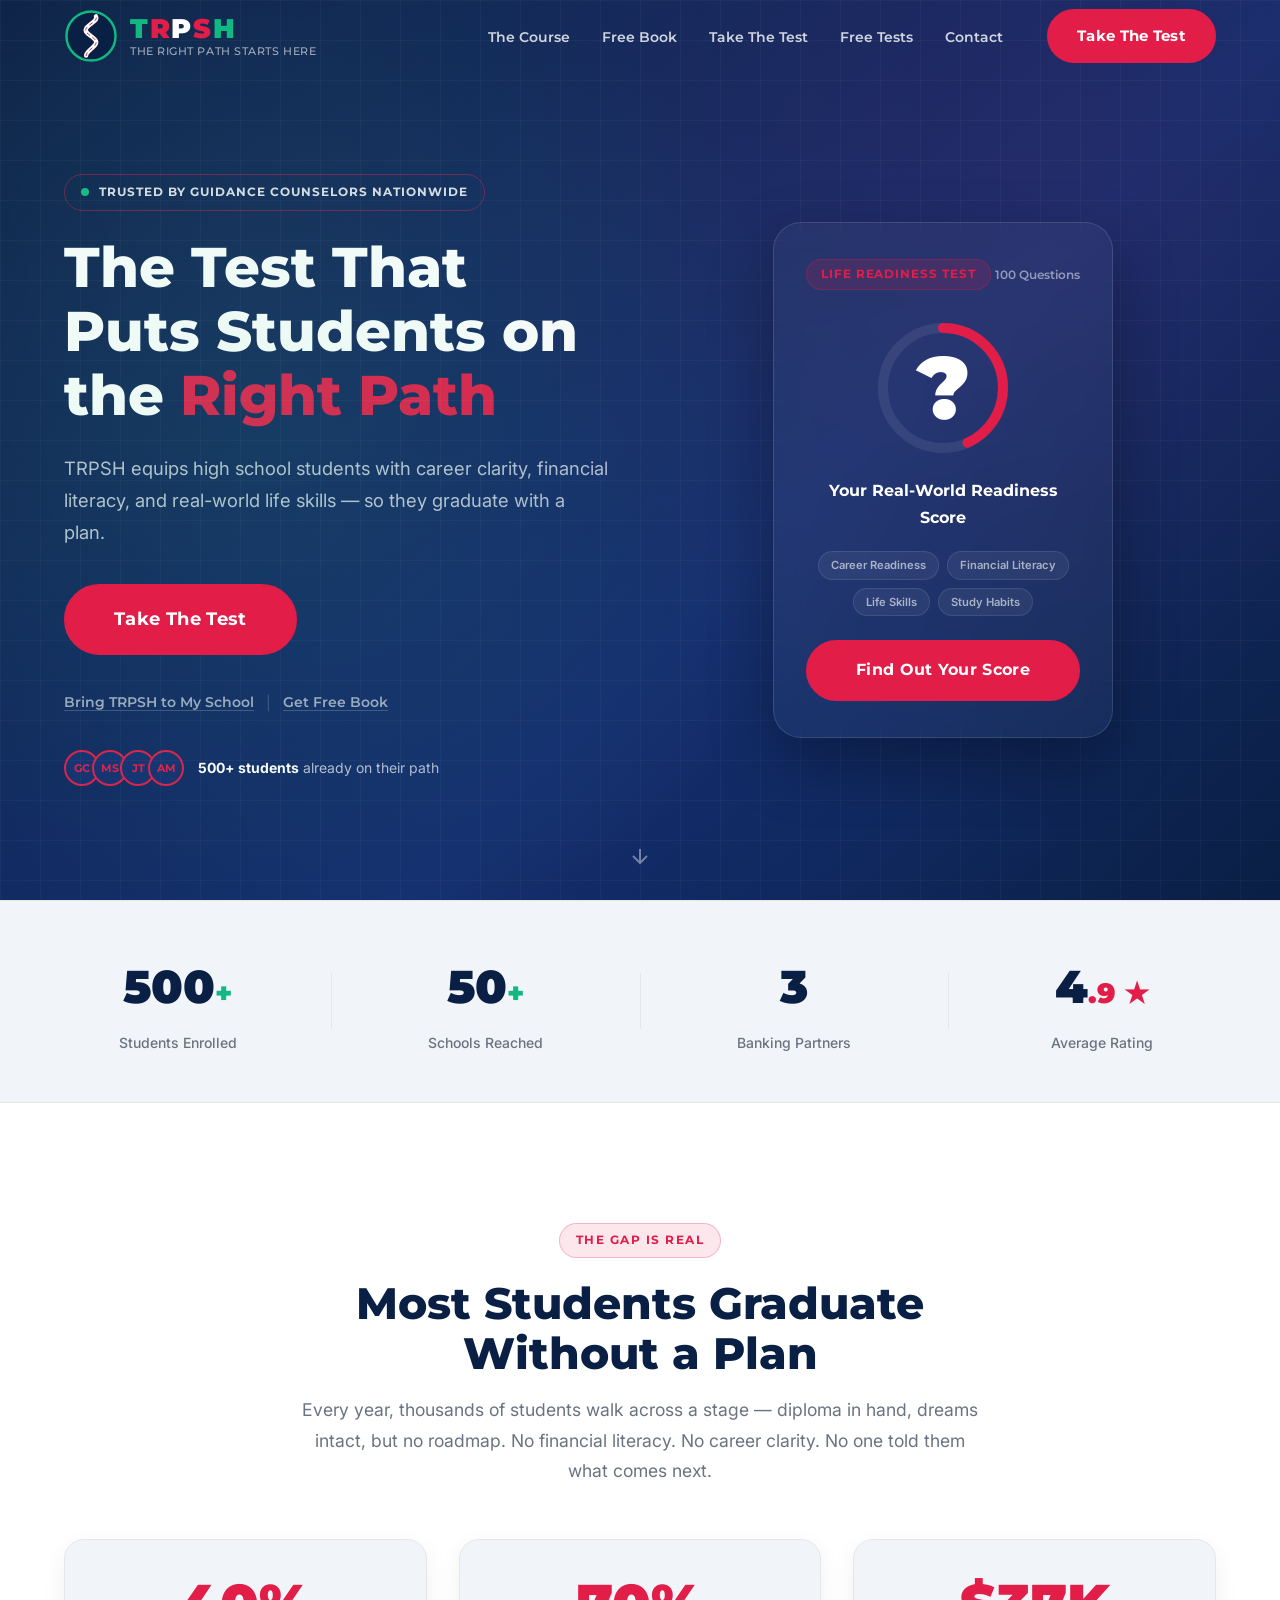
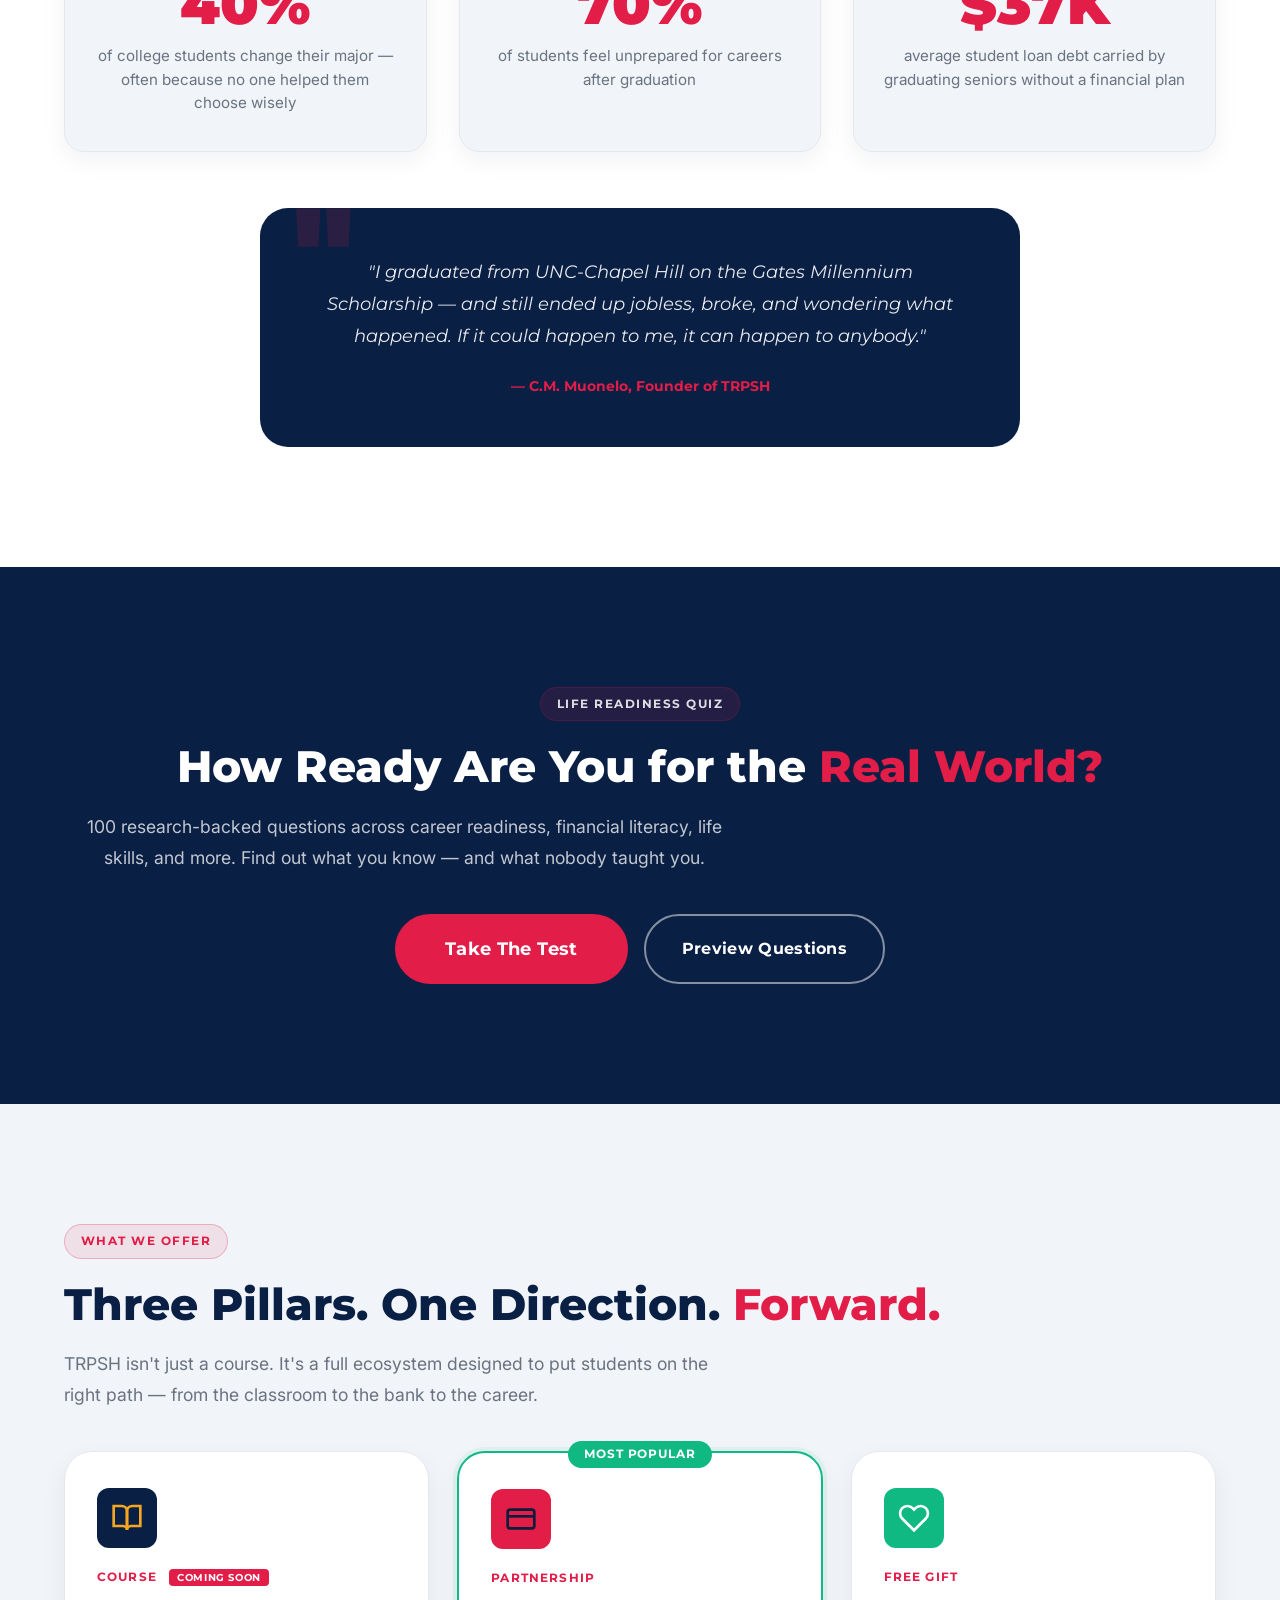
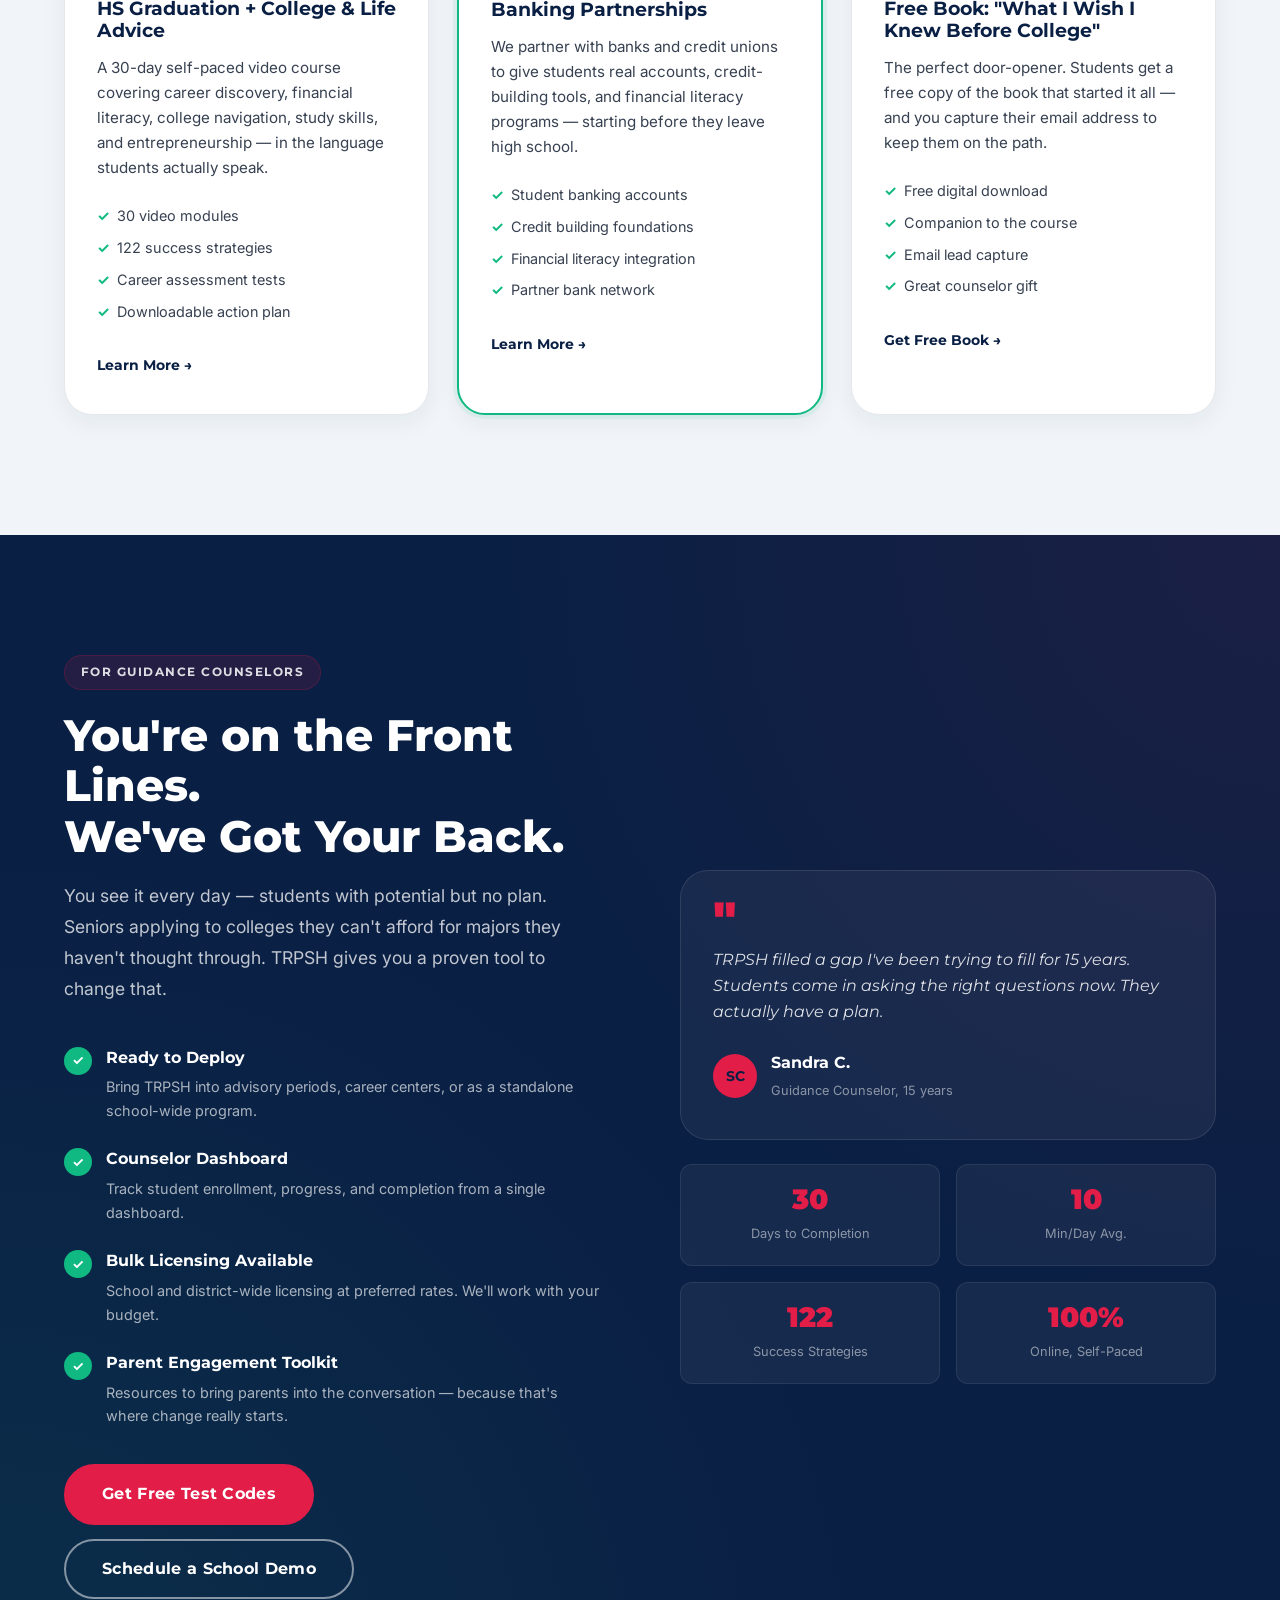
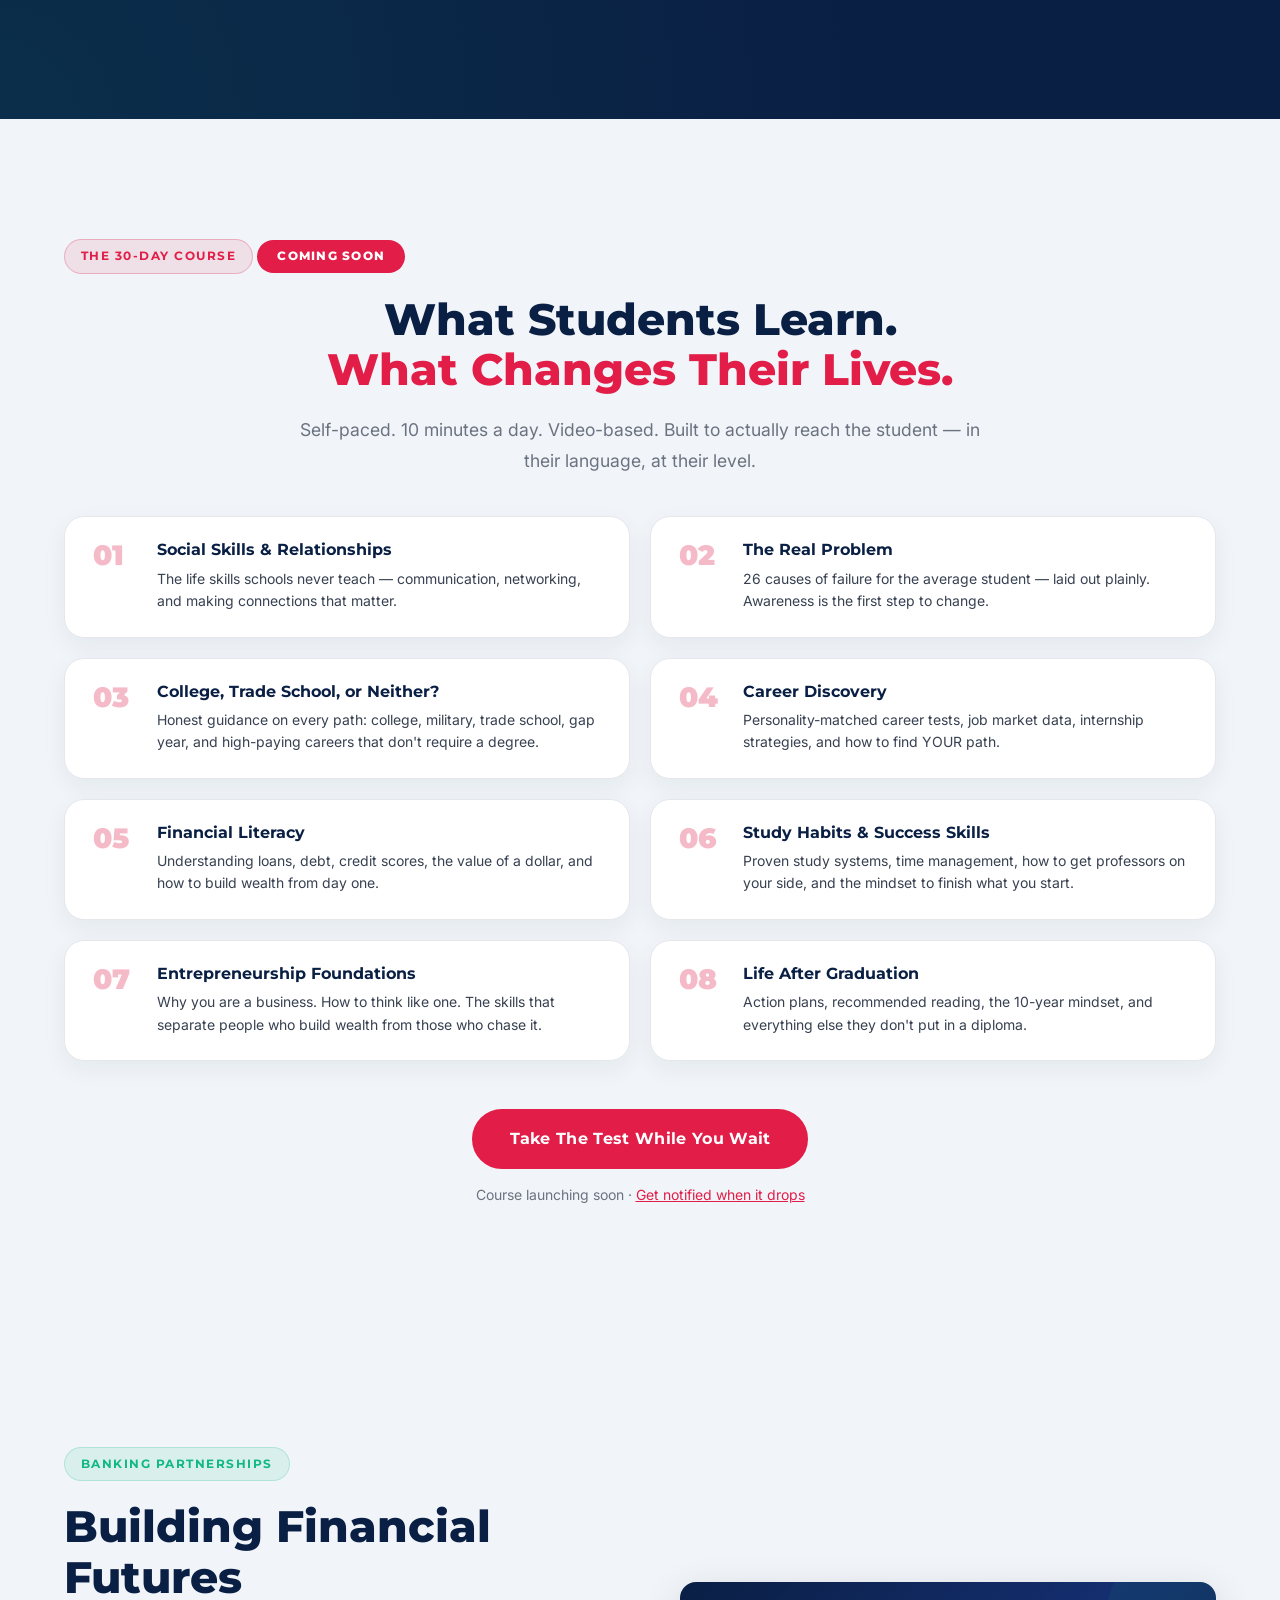
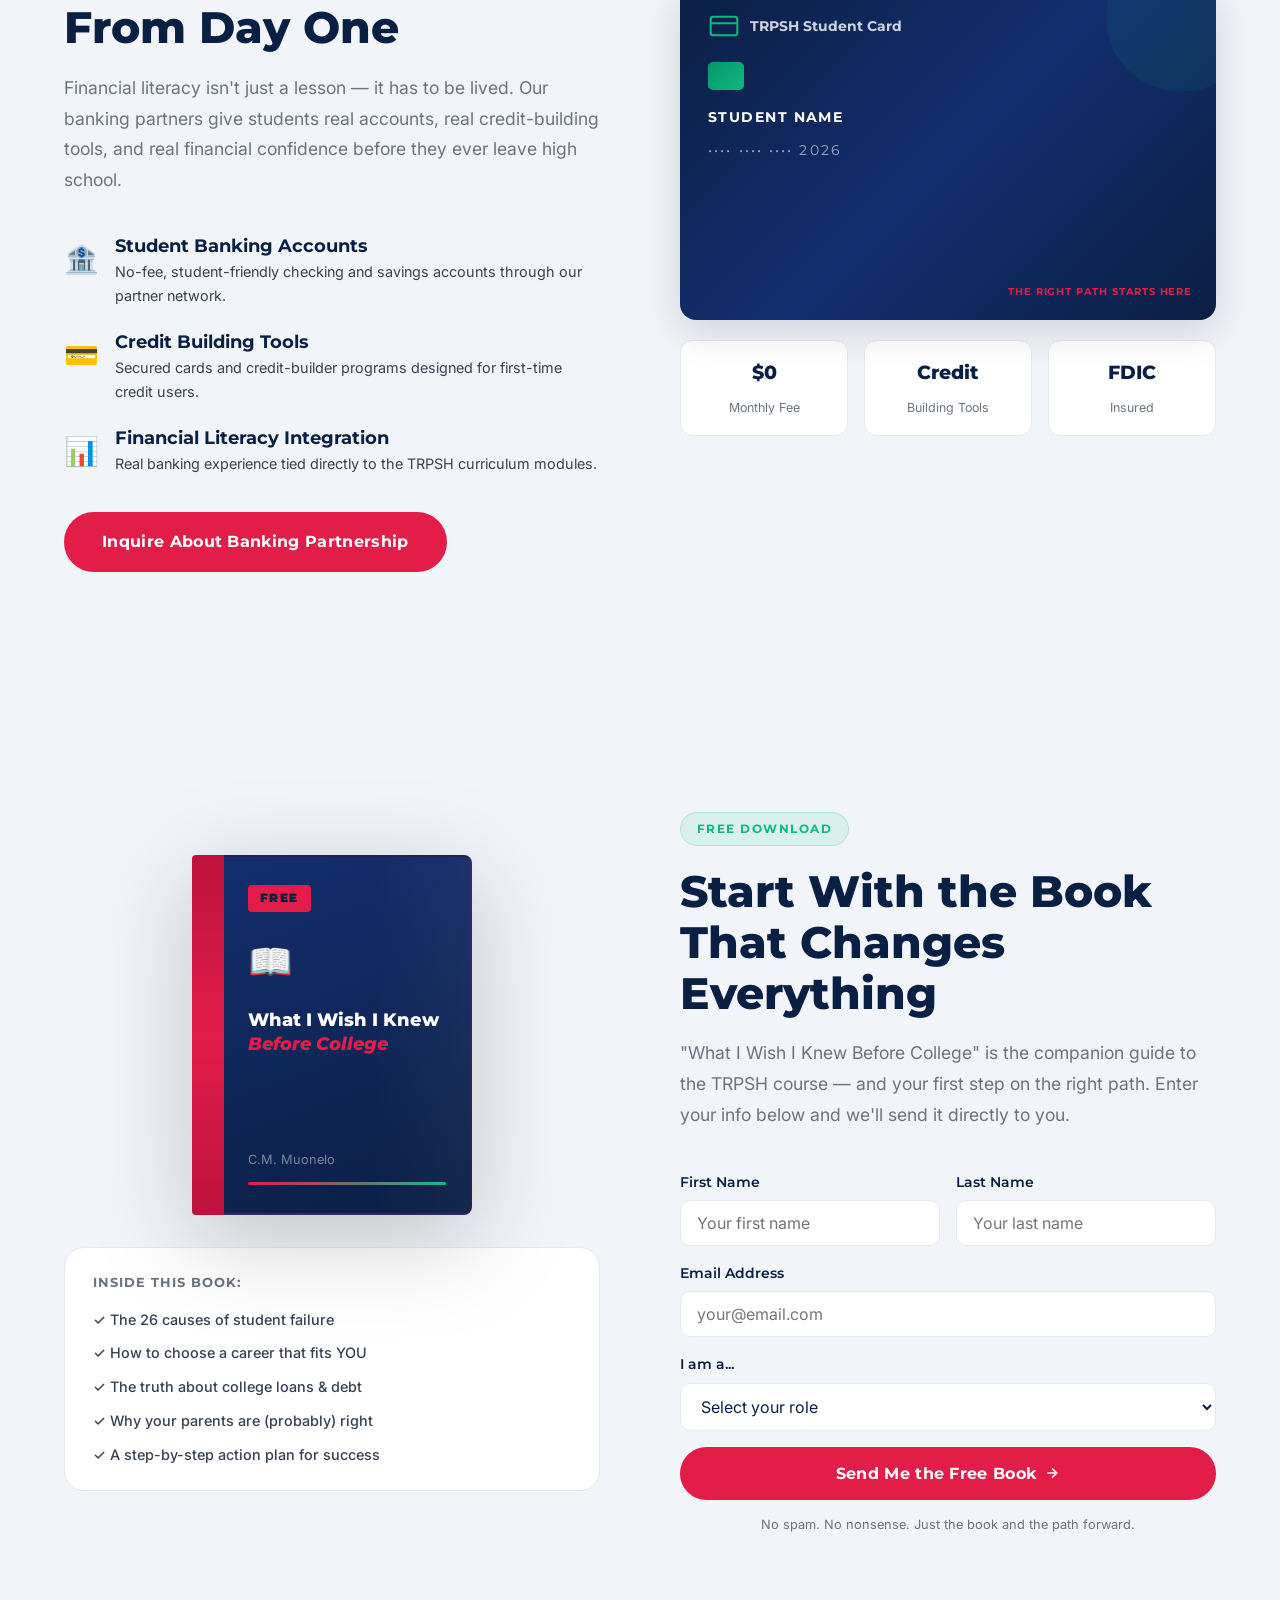
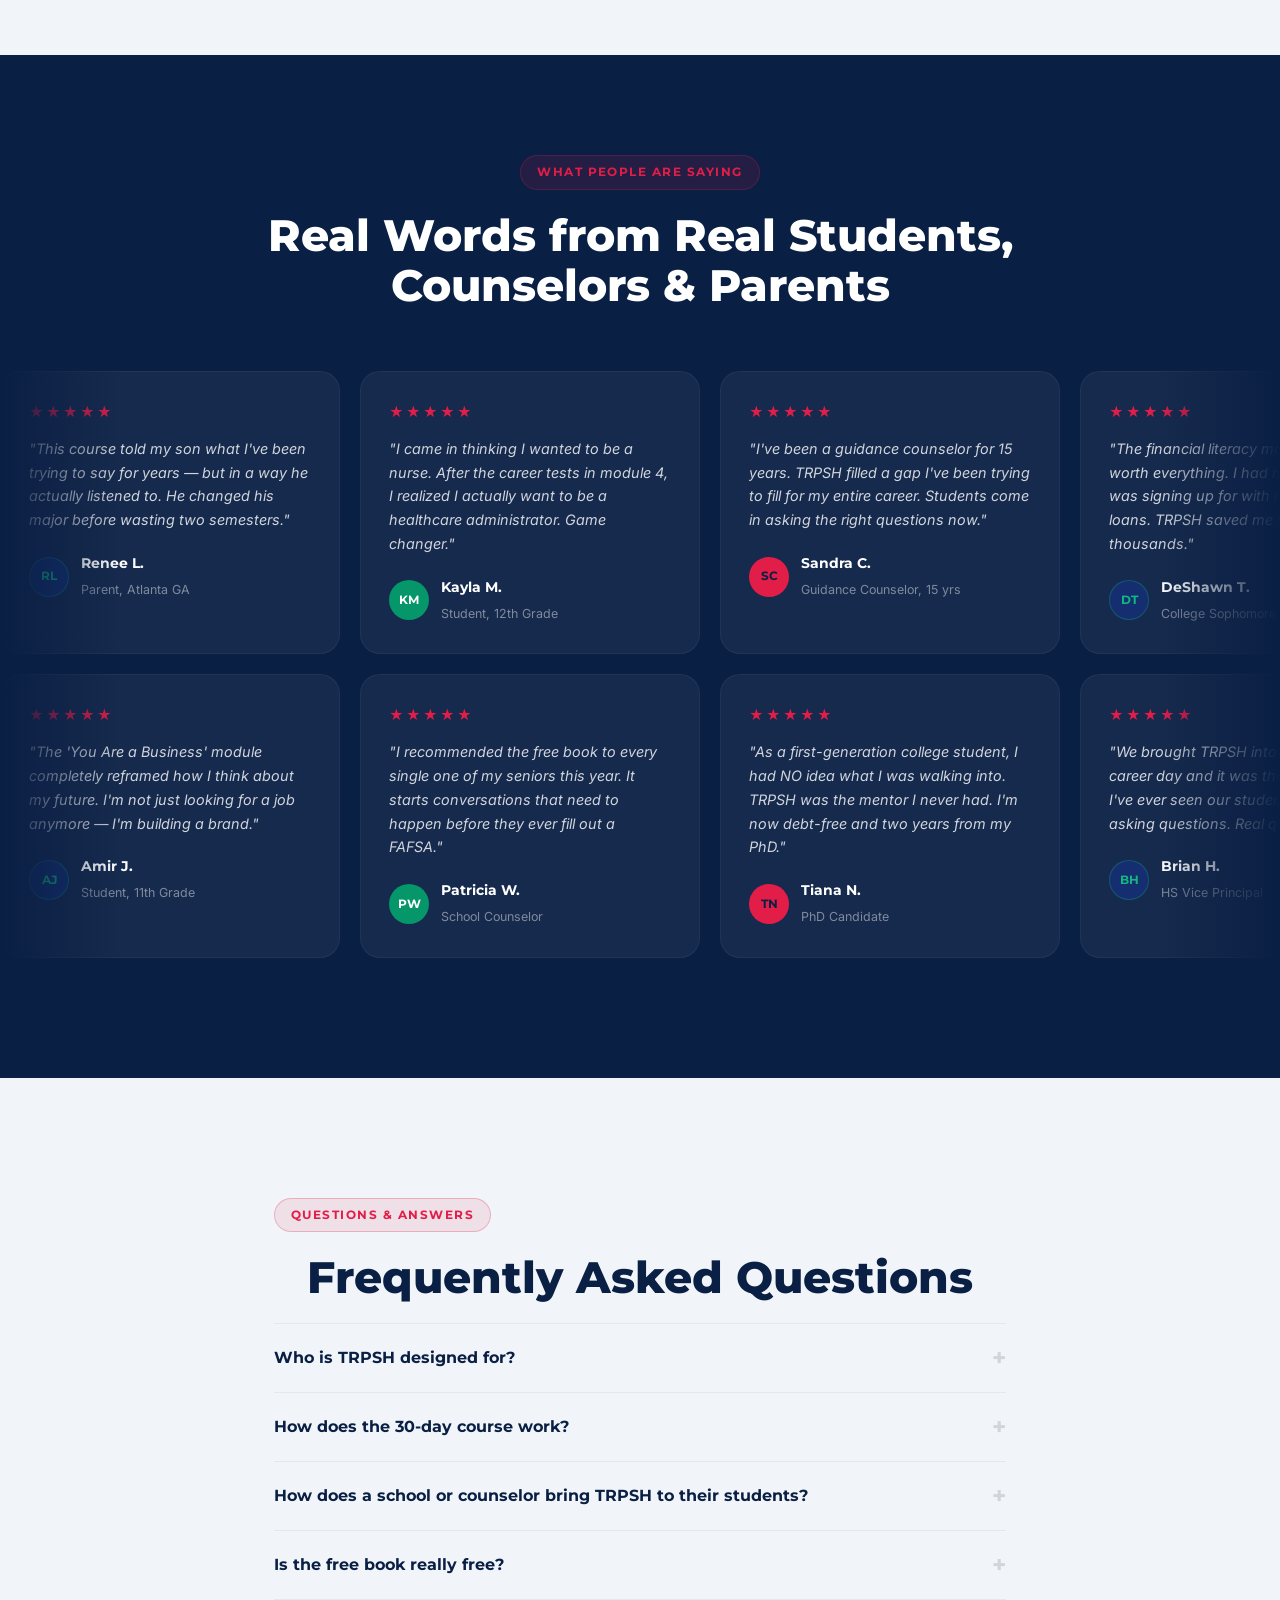
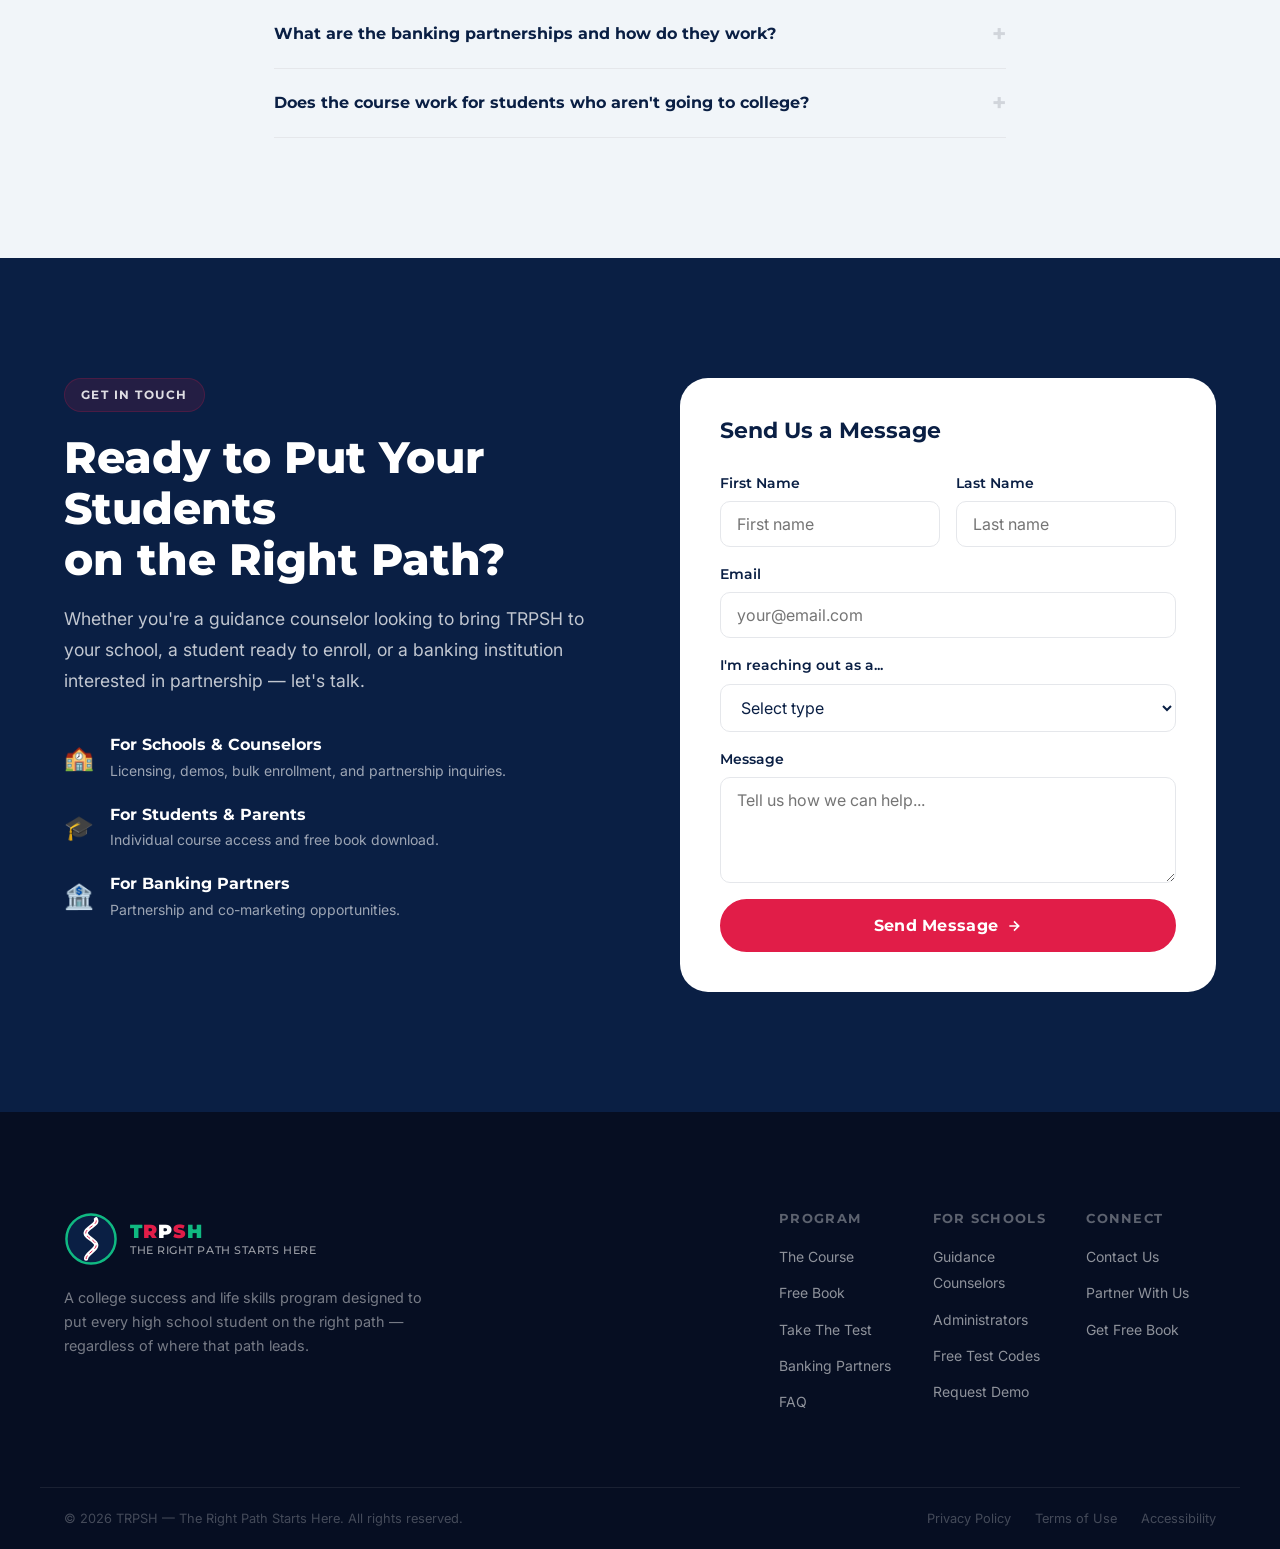
<file: index.html>
<!DOCTYPE html>
<html lang="en">
<head>
  <meta charset="UTF-8">
  <meta name="viewport" content="width=device-width, initial-scale=1.0">
  <meta name="description" content="TRPSH — The Right Path Starts Here. A college success and life skills program that equips high school students with career clarity, financial literacy, and real-world readiness. Brought to schools through guidance counselors.">
  <title>TRPSH — The Right Path Starts Here</title>
  <link rel="icon" type="image/svg+xml" href="favicon.svg">
  <link rel="preconnect" href="https://fonts.googleapis.com">
  <link rel="preconnect" href="https://fonts.gstatic.com" crossorigin>
  <link href="https://fonts.googleapis.com/css2?family=Montserrat:ital,wght@0,400;0,600;0,700;0,800;0,900;1,400&family=Inter:wght@400;500;600&display=swap" rel="stylesheet">
  <link rel="stylesheet" href="css/style.css">
  <link rel="canonical" href="https://www.therightpathstartshere.com/" />
<script defer data-domain="trpsh-site.vercel.app" src="https://plausible.io/js/script.js"></script>
</head>
<body>

  <!-- ═══════════════════════════════════════════════
       NAVIGATION
  ═══════════════════════════════════════════════ -->
  <nav class="nav" id="nav">
    <div class="container nav__inner">
      <a href="#home" class="nav__logo">
        <svg class="logo-icon" viewBox="0 0 44 44" fill="none" xmlns="http://www.w3.org/2000/svg" aria-hidden="true">
          <circle cx="22" cy="22" r="21" fill="#0A1F44"/>
          <circle cx="22" cy="22" r="20" stroke="#10B981" stroke-width="2"/>
          <path d="M18 38 C18 34, 28 30, 26 26 C24 22, 16 20, 18 16 C20 12, 28 10, 26 6" stroke="#FFFFFF" stroke-width="3.5" stroke-linecap="round" fill="none"/>
          <path d="M18 38 C18 34, 28 30, 26 26 C24 22, 16 20, 18 16 C20 12, 28 10, 26 6" stroke="#E11D48" stroke-width="0.8" stroke-linecap="round" stroke-dasharray="2.5 3" fill="none"/>
        </svg>
        <div class="logo-text">
          <span class="logo-wordmark"><span class="lc-t">T</span><span class="lc-r">R</span><span class="lc-p">P</span><span class="lc-s">S</span><span class="lc-h">H</span></span>
          <span class="logo-tagline">The Right Path Starts Here</span>
        </div>
      </a>
      <ul class="nav__links" id="navLinks">
        <li><a href="#course" class="nav__link">The Course</a></li>
        <li><a href="#book" class="nav__link">Free Book</a></li>
        <li><a href="quiz-landing.html" class="nav__link">Take The Test</a></li>
        <li><a href="partners.html" class="nav__link">Free Tests</a></li>
        <li><a href="#contact" class="nav__link">Contact</a></li>
      </ul>
      <a href="quiz-landing.html" class="btn btn--gold nav__cta">Take The Test</a>
      <button class="nav__hamburger" id="hamburger" aria-label="Open navigation menu">
        <span></span><span></span><span></span>
      </button>
    </div>
  </nav>

  <!-- ═══════════════════════════════════════════════
       HERO
  ═══════════════════════════════════════════════ -->
  <section class="hero" id="home">
    <div class="hero__bg-pattern" aria-hidden="true"></div>
    <div class="container hero__inner">
      <div class="hero__content" data-animate>
        <div class="hero__badge">
          <span class="badge-dot"></span>
          Trusted by Guidance Counselors Nationwide
        </div>
        <h1 class="hero__title">The Test That Puts Students on the <span class="text-gold">Right Path</span></h1>
        <p class="hero__sub">TRPSH equips high school students with career clarity, financial literacy, and real-world life skills — so they graduate with a plan.</p>
        <div class="hero__ctas">
          <a href="quiz-landing.html" class="btn btn--gold btn--xl hero__cta-primary">Take The Test</a>
        </div>
        <div class="hero__secondary-links">
          <a href="#counselors" class="hero__text-link">Bring TRPSH to My School</a>
          <span class="hero__link-divider">|</span>
          <a href="#book" class="hero__text-link">Get Free Book</a>
        </div>
        <div class="hero__social-proof">
          <div class="avatars">
            <span class="avatar">GC</span>
            <span class="avatar">MS</span>
            <span class="avatar">JT</span>
            <span class="avatar">AM</span>
          </div>
          <p><strong>500+ students</strong> already on their path</p>
        </div>
      </div>
      <div class="hero__visual" data-animate>
        <div class="hero__quiz-preview">
          <div class="quiz-preview__header">
            <span class="quiz-preview__badge">Life Readiness Test</span>
            <span class="quiz-preview__count">100 Questions</span>
          </div>
          <div class="quiz-preview__score-ring">
            <svg viewBox="0 0 140 140" class="score-ring__svg">
              <circle cx="70" cy="70" r="60" fill="none" stroke="rgba(255,255,255,0.08)" stroke-width="10"/>
              <circle cx="70" cy="70" r="60" fill="none" stroke="var(--gold)" stroke-width="10" stroke-linecap="round" stroke-dasharray="283" stroke-dashoffset="283" class="score-ring__progress"/>
            </svg>
            <div class="score-ring__label">
              <span class="score-ring__big-q">?</span>
            </div>
          </div>
          <p class="quiz-preview__question">Your Real-World Readiness Score</p>
          <div class="quiz-preview__categories">
            <span class="qp-cat">Career Readiness</span>
            <span class="qp-cat">Financial Literacy</span>
            <span class="qp-cat">Life Skills</span>
            <span class="qp-cat">Study Habits</span>
          </div>
          <a href="quiz-landing.html" class="btn btn--gold btn--lg quiz-preview__cta">Find Out Your Score</a>
        </div>
      </div>
    </div>
    <a href="#stats" class="hero__scroll" aria-label="Scroll down">
      <svg width="24" height="24" viewBox="0 0 24 24" fill="none" stroke="currentColor" stroke-width="2"><path d="M12 5v14M5 12l7 7 7-7"/></svg>
    </a>
  </section>

  <!-- ═══════════════════════════════════════════════
       STATS BAR
  ═══════════════════════════════════════════════ -->
  <section class="stats" id="stats">
    <div class="container stats__grid">
      <div class="stat-item">
        <strong class="stat-item__num" data-target="500">0</strong><span class="stat-item__suffix stat-item__suffix--emerald">+</span>
        <p class="stat-item__label">Students Enrolled</p>
      </div>
      <div class="stat-divider" aria-hidden="true"></div>
      <div class="stat-item">
        <strong class="stat-item__num" data-target="50">0</strong><span class="stat-item__suffix stat-item__suffix--emerald">+</span>
        <p class="stat-item__label">Schools Reached</p>
      </div>
      <div class="stat-divider" aria-hidden="true"></div>
      <div class="stat-item">
        <strong class="stat-item__num" data-target="3">0</strong>
        <p class="stat-item__label">Banking Partners</p>
      </div>
      <div class="stat-divider" aria-hidden="true"></div>
      <div class="stat-item">
        <span class="stat-item__num" data-target="4">0</span><span class="stat-item__suffix">.9 ★</span>
        <p class="stat-item__label">Average Rating</p>
      </div>
    </div>
  </section>

  <!-- ═══════════════════════════════════════════════
       THE PROBLEM
  ═══════════════════════════════════════════════ -->
  <section class="problem section" id="problem">
    <div class="container">
      <div class="section-label" data-animate>The Gap Is Real</div>
      <h2 class="section-title" data-animate>Most Students Graduate <br>Without a Plan</h2>
      <p class="section-sub" data-animate>Every year, thousands of students walk across a stage — diploma in hand, dreams intact, but no roadmap. No financial literacy. No career clarity. No one told them what comes next.</p>
      <div class="problem__stats" data-animate>
        <div class="problem__stat">
          <span class="problem__num">40%</span>
          <p>of college students change their major — often because no one helped them choose wisely</p>
        </div>
        <div class="problem__stat">
          <span class="problem__num">70%</span>
          <p>of students feel unprepared for careers after graduation</p>
        </div>
        <div class="problem__stat">
          <span class="problem__num">$37K</span>
          <p>average student loan debt carried by graduating seniors without a financial plan</p>
        </div>
      </div>
      <blockquote class="problem__quote" data-animate>
        <p>"I graduated from UNC-Chapel Hill on the Gates Millennium Scholarship — and still ended up jobless, broke, and wondering what happened. If it could happen to me, it can happen to anybody."</p>
        <cite>— C.M. Muonelo, Founder of TRPSH</cite>
      </blockquote>
    </div>
  </section>

  <!-- ═══════════════════════════════════════════════
       TAKE THE TEST CTA (moved up — right after the emotional hook)
  ═══════════════════════════════════════════════ -->
  <section class="quiz-cta section" id="quiz" style="background: var(--navy); text-align: center;">
    <div class="container" data-animate>
      <div class="section-label section-label--light">Life Readiness Quiz</div>
      <h2 class="section-title section-title--white">How Ready Are You for the <span class="text-gold">Real World?</span></h2>
      <p class="section-sub section-sub--light section-sub--center">100 research-backed questions across career readiness, financial literacy, life skills, and more. Find out what you know — and what nobody taught you.</p>
      <div style="display: flex; gap: 16px; justify-content: center; flex-wrap: wrap; margin-top: 40px;">
        <a href="quiz-landing.html" class="btn btn--gold btn--xl">Take The Test</a>
        <a href="quiz-landing.html#preview" class="btn btn--outline-white btn--lg">Preview Questions</a>
      </div>
    </div>
  </section>

  <!-- ═══════════════════════════════════════════════
       SOLUTIONS (3 PILLARS)
  ═══════════════════════════════════════════════ -->
  <section class="solutions section section--cream" id="solutions">
    <div class="container">
      <div class="section-label" data-animate>What We Offer</div>
      <h2 class="section-title" data-animate>Three Pillars. One Direction. <span class="text-gold">Forward.</span></h2>
      <p class="section-sub" data-animate>TRPSH isn't just a course. It's a full ecosystem designed to put students on the right path — from the classroom to the bank to the career.</p>
      <div class="solutions__grid">
        <div class="solution-card" data-animate>
          <div class="solution-card__icon" style="background: var(--navy);">
            <svg width="32" height="32" viewBox="0 0 24 24" fill="none" stroke="#F5A623" stroke-width="2"><path d="M2 3h6a4 4 0 0 1 4 4v14a3 3 0 0 0-3-3H2z"/><path d="M22 3h-6a4 4 0 0 0-4 4v14a3 3 0 0 1 3-3h7z"/></svg>
          </div>
          <div class="solution-card__tag">Course <span class="coming-soon-inline">Coming Soon</span></div>
          <h3>HS Graduation + College & Life Advice</h3>
          <p>A 30-day self-paced video course covering career discovery, financial literacy, college navigation, study skills, and entrepreneurship — in the language students actually speak.</p>
          <ul class="solution-card__list">
            <li>30 video modules</li>
            <li>122 success strategies</li>
            <li>Career assessment tests</li>
            <li>Downloadable action plan</li>
          </ul>
          <a href="#course" class="solution-card__link">Learn More →</a>
        </div>
        <div class="solution-card solution-card--featured" data-animate>
          <div class="solution-card__icon" style="background: var(--gold);">
            <svg width="32" height="32" viewBox="0 0 24 24" fill="none" stroke="#0B1D3A" stroke-width="2"><rect x="2" y="5" width="20" height="14" rx="2"/><line x1="2" y1="10" x2="22" y2="10"/></svg>
          </div>
          <div class="solution-card__tag">Partnership</div>
          <h3>Banking Partnerships</h3>
          <p>We partner with banks and credit unions to give students real accounts, credit-building tools, and financial literacy programs — starting before they leave high school.</p>
          <ul class="solution-card__list">
            <li>Student banking accounts</li>
            <li>Credit building foundations</li>
            <li>Financial literacy integration</li>
            <li>Partner bank network</li>
          </ul>
          <a href="#banking" class="solution-card__link">Learn More →</a>
        </div>
        <div class="solution-card" data-animate>
          <div class="solution-card__icon" style="background: var(--teal);">
            <svg width="32" height="32" viewBox="0 0 24 24" fill="none" stroke="#fff" stroke-width="2"><path d="M20.84 4.61a5.5 5.5 0 0 0-7.78 0L12 5.67l-1.06-1.06a5.5 5.5 0 0 0-7.78 7.78l1.06 1.06L12 21.23l7.78-7.78 1.06-1.06a5.5 5.5 0 0 0 0-7.78z"/></svg>
          </div>
          <div class="solution-card__tag">Free Gift</div>
          <h3>Free Book: "What I Wish I Knew Before College"</h3>
          <p>The perfect door-opener. Students get a free copy of the book that started it all — and you capture their email address to keep them on the path.</p>
          <ul class="solution-card__list">
            <li>Free digital download</li>
            <li>Companion to the course</li>
            <li>Email lead capture</li>
            <li>Great counselor gift</li>
          </ul>
          <a href="#book" class="solution-card__link">Get Free Book →</a>
        </div>
      </div>
    </div>
  </section>

  <!-- ═══════════════════════════════════════════════
       FOR COUNSELORS
  ═══════════════════════════════════════════════ -->
  <section class="counselors section" id="counselors">
    <div class="container counselors__inner">
      <div class="counselors__content" data-animate>
        <div class="section-label section-label--light">For Guidance Counselors</div>
        <h2 class="section-title section-title--white">You're on the Front Lines.<br>We've Got Your Back.</h2>
        <p class="section-sub section-sub--light">You see it every day — students with potential but no plan. Seniors applying to colleges they can't afford for majors they haven't thought through. TRPSH gives you a proven tool to change that.</p>
        <div class="counselors__benefits">
          <div class="benefit-item">
            <span class="benefit-item__icon">✓</span>
            <div>
              <strong>Ready to Deploy</strong>
              <p>Bring TRPSH into advisory periods, career centers, or as a standalone school-wide program.</p>
            </div>
          </div>
          <div class="benefit-item">
            <span class="benefit-item__icon">✓</span>
            <div>
              <strong>Counselor Dashboard</strong>
              <p>Track student enrollment, progress, and completion from a single dashboard.</p>
            </div>
          </div>
          <div class="benefit-item">
            <span class="benefit-item__icon">✓</span>
            <div>
              <strong>Bulk Licensing Available</strong>
              <p>School and district-wide licensing at preferred rates. We'll work with your budget.</p>
            </div>
          </div>
          <div class="benefit-item">
            <span class="benefit-item__icon">✓</span>
            <div>
              <strong>Parent Engagement Toolkit</strong>
              <p>Resources to bring parents into the conversation — because that's where change really starts.</p>
            </div>
          </div>
        </div>
        <div class="counselors__ctas">
          <a href="partners.html" class="btn btn--gold btn--lg">Get Free Test Codes</a>
          <a href="#contact" class="btn btn--outline-white btn--lg">Schedule a School Demo</a>
        </div>
      </div>
      <div class="counselors__visual" data-animate>
        <div class="counselor-card">
          <div class="counselor-card__quote">
            <div class="quote-icon">"</div>
            <p>TRPSH filled a gap I've been trying to fill for 15 years. Students come in asking the right questions now. They actually have a plan.</p>
          </div>
          <div class="counselor-card__author">
            <div class="counselor-avatar">SC</div>
            <div>
              <strong>Sandra C.</strong>
              <span>Guidance Counselor, 15 years</span>
            </div>
          </div>
        </div>
        <div class="counselor-stats-grid">
          <div class="c-stat">
            <strong>30</strong>
            <span>Days to Completion</span>
          </div>
          <div class="c-stat">
            <strong>10</strong>
            <span>Min/Day Avg.</span>
          </div>
          <div class="c-stat">
            <strong>122</strong>
            <span>Success Strategies</span>
          </div>
          <div class="c-stat">
            <strong>100%</strong>
            <span>Online, Self-Paced</span>
          </div>
        </div>
      </div>
    </div>
  </section>

  <!-- ═══════════════════════════════════════════════
       COURSE PREVIEW
  ═══════════════════════════════════════════════ -->
  <section class="course section section--cream" id="course">
    <div class="container">
      <div class="section-label" data-animate>The 30-Day Course</div>
      <div class="coming-soon-badge" data-animate>Coming Soon</div>
      <h2 class="section-title" data-animate>What Students Learn.<br><span class="text-gold">What Changes Their Lives.</span></h2>
      <p class="section-sub" data-animate>Self-paced. 10 minutes a day. Video-based. Built to actually reach the student — in their language, at their level.</p>
      <div class="course__modules" data-animate>
        <div class="module-card">
          <div class="module-card__num">01</div>
          <div class="module-card__content">
            <h4>Social Skills & Relationships</h4>
            <p>The life skills schools never teach — communication, networking, and making connections that matter.</p>
          </div>
        </div>
        <div class="module-card">
          <div class="module-card__num">02</div>
          <div class="module-card__content">
            <h4>The Real Problem</h4>
            <p>26 causes of failure for the average student — laid out plainly. Awareness is the first step to change.</p>
          </div>
        </div>
        <div class="module-card">
          <div class="module-card__num">03</div>
          <div class="module-card__content">
            <h4>College, Trade School, or Neither?</h4>
            <p>Honest guidance on every path: college, military, trade school, gap year, and high-paying careers that don't require a degree.</p>
          </div>
        </div>
        <div class="module-card">
          <div class="module-card__num">04</div>
          <div class="module-card__content">
            <h4>Career Discovery</h4>
            <p>Personality-matched career tests, job market data, internship strategies, and how to find YOUR path.</p>
          </div>
        </div>
        <div class="module-card">
          <div class="module-card__num">05</div>
          <div class="module-card__content">
            <h4>Financial Literacy</h4>
            <p>Understanding loans, debt, credit scores, the value of a dollar, and how to build wealth from day one.</p>
          </div>
        </div>
        <div class="module-card">
          <div class="module-card__num">06</div>
          <div class="module-card__content">
            <h4>Study Habits & Success Skills</h4>
            <p>Proven study systems, time management, how to get professors on your side, and the mindset to finish what you start.</p>
          </div>
        </div>
        <div class="module-card">
          <div class="module-card__num">07</div>
          <div class="module-card__content">
            <h4>Entrepreneurship Foundations</h4>
            <p>Why you are a business. How to think like one. The skills that separate people who build wealth from those who chase it.</p>
          </div>
        </div>
        <div class="module-card">
          <div class="module-card__num">08</div>
          <div class="module-card__content">
            <h4>Life After Graduation</h4>
            <p>Action plans, recommended reading, the 10-year mindset, and everything else they don't put in a diploma.</p>
          </div>
        </div>
      </div>
      <div class="course__cta" data-animate>
        <a href="quiz-landing.html" class="btn btn--gold btn--lg">Take The Test While You Wait</a>
        <p class="course__cta-note">Course launching soon · <a href="#contact" style="color: var(--gold); text-decoration: underline;">Get notified when it drops</a></p>
      </div>
    </div>
  </section>

  <!-- ═══════════════════════════════════════════════
       BANKING PARTNERSHIPS
  ═══════════════════════════════════════════════ -->
  <section class="banking section" id="banking">
    <div class="container banking__inner">
      <div class="banking__content" data-animate>
        <div class="section-label section-label--teal">Banking Partnerships</div>
        <h2 class="section-title">Building Financial Futures<br>From Day One</h2>
        <p class="section-sub">Financial literacy isn't just a lesson — it has to be lived. Our banking partners give students real accounts, real credit-building tools, and real financial confidence before they ever leave high school.</p>
        <div class="banking__benefits">
          <div class="banking-benefit">
            <div class="banking-benefit__icon">🏦</div>
            <div>
              <h4>Student Banking Accounts</h4>
              <p>No-fee, student-friendly checking and savings accounts through our partner network.</p>
            </div>
          </div>
          <div class="banking-benefit">
            <div class="banking-benefit__icon">💳</div>
            <div>
              <h4>Credit Building Tools</h4>
              <p>Secured cards and credit-builder programs designed for first-time credit users.</p>
            </div>
          </div>
          <div class="banking-benefit">
            <div class="banking-benefit__icon">📊</div>
            <div>
              <h4>Financial Literacy Integration</h4>
              <p>Real banking experience tied directly to the TRPSH curriculum modules.</p>
            </div>
          </div>
        </div>
        <a href="#contact" class="btn btn--navy btn--lg">Inquire About Banking Partnership</a>
      </div>
      <div class="banking__visual" data-animate>
        <div class="banking-card">
          <div class="banking-card__header">
            <svg width="32" height="32" viewBox="0 0 24 24" fill="none" stroke="#10B981" stroke-width="1.5"><rect x="2" y="5" width="20" height="14" rx="2"/><line x1="2" y1="10" x2="22" y2="10"/></svg>
            <span>TRPSH Student Card</span>
          </div>
          <div class="banking-card__chip"></div>
          <div class="banking-card__info">
            <span class="banking-card__name">STUDENT NAME</span>
            <span class="banking-card__num">•••• •••• •••• 2026</span>
          </div>
          <div class="banking-card__brand">The Right Path Starts Here</div>
        </div>
        <div class="banking-stat-row">
          <div class="b-stat">
            <strong>$0</strong>
            <span>Monthly Fee</span>
          </div>
          <div class="b-stat">
            <strong>Credit</strong>
            <span>Building Tools</span>
          </div>
          <div class="b-stat">
            <strong>FDIC</strong>
            <span>Insured</span>
          </div>
        </div>
      </div>
    </div>
  </section>

  <!-- ═══════════════════════════════════════════════
       FREE BOOK (EMAIL CAPTURE)
  ═══════════════════════════════════════════════ -->
  <section class="book section section--cream" id="book">
    <div class="container book__inner">
      <div class="book__visual" data-animate>
        <div class="book-3d">
          <div class="book-3d__spine"></div>
          <div class="book-3d__front">
            <div class="book-3d__tag">FREE</div>
            <div class="book-3d__icon">📖</div>
            <p class="book-3d__title">What I Wish I Knew<br><em>Before College</em></p>
            <p class="book-3d__author">C.M. Muonelo</p>
            <div class="book-3d__bar"></div>
          </div>
        </div>
        <div class="book__inside-peek">
          <p class="inside-peek__label">Inside this book:</p>
          <ul>
            <li>✓ The 26 causes of student failure</li>
            <li>✓ How to choose a career that fits YOU</li>
            <li>✓ The truth about college loans & debt</li>
            <li>✓ Why your parents are (probably) right</li>
            <li>✓ A step-by-step action plan for success</li>
          </ul>
        </div>
      </div>
      <div class="book__content" data-animate>
        <div class="section-label section-label--teal">Free Download</div>
        <h2 class="section-title">Start With the Book<br>That Changes Everything</h2>
        <p class="section-sub">"What I Wish I Knew Before College" is the companion guide to the TRPSH course — and your first step on the right path. Enter your info below and we'll send it directly to you.</p>
        <form class="book__form" id="bookForm" novalidate>
          <div class="form-row">
            <div class="form-group">
              <label for="firstName">First Name</label>
              <input type="text" id="firstName" name="firstName" placeholder="Your first name" required>
            </div>
            <div class="form-group">
              <label for="lastName">Last Name</label>
              <input type="text" id="lastName" name="lastName" placeholder="Your last name" required>
            </div>
          </div>
          <div class="form-group">
            <label for="email">Email Address</label>
            <input type="email" id="email" name="email" placeholder="your@email.com" required>
          </div>
          <div class="form-group">
            <label for="role">I am a...</label>
            <select id="role" name="role">
              <option value="">Select your role</option>
              <option value="student">Student (Ages 14–24)</option>
              <option value="parent">Parent / Guardian</option>
              <option value="counselor">Guidance Counselor</option>
              <option value="administrator">School Administrator</option>
              <option value="other">Other</option>
            </select>
          </div>
          <button type="submit" class="btn btn--gold btn--lg btn--full">
            Send Me the Free Book
            <svg width="16" height="16" viewBox="0 0 24 24" fill="none" stroke="currentColor" stroke-width="2.5" aria-hidden="true"><path d="M5 12h14M12 5l7 7-7 7"/></svg>
          </button>
          <p class="form__note">No spam. No nonsense. Just the book and the path forward.</p>
        </form>
        <div class="book__form-success" id="bookFormSuccess" style="display:none;">
          <div class="success-icon">✓</div>
          <h3>You're on the path!</h3>
          <p>Check your inbox — your free book is on the way. Welcome to TRPSH.</p>
        </div>
      </div>
    </div>
  </section>

  <!-- ═══════════════════════════════════════════════
       SCROLLING TESTIMONIALS
  ═══════════════════════════════════════════════ -->
  <section class="testimonials section" id="testimonials">
    <div class="container">
      <div class="section-label" data-animate>What People Are Saying</div>
      <h2 class="section-title" data-animate>Real Words from Real Students,<br>Counselors & Parents</h2>
    </div>
    <div class="testimonials__track-wrapper">
      <div class="testimonials__fade testimonials__fade--left" aria-hidden="true"></div>
      <div class="testimonials__fade testimonials__fade--right" aria-hidden="true"></div>

      <!-- Row 1: Left to Right -->
      <div class="testimonials__track" id="track1">
        <div class="t-card">
          <div class="t-card__stars">★★★★★</div>
          <p class="t-card__quote">"This course told my son what I've been trying to say for years — but in a way he actually listened to. He changed his major before wasting two semesters."</p>
          <div class="t-card__author">
            <div class="t-avatar t-avatar--navy">RL</div>
            <div>
              <strong>Renee L.</strong>
              <span>Parent, Atlanta GA</span>
            </div>
          </div>
        </div>
        <div class="t-card">
          <div class="t-card__stars">★★★★★</div>
          <p class="t-card__quote">"I came in thinking I wanted to be a nurse. After the career tests in module 4, I realized I actually want to be a healthcare administrator. Game changer."</p>
          <div class="t-card__author">
            <div class="t-avatar t-avatar--teal">KM</div>
            <div>
              <strong>Kayla M.</strong>
              <span>Student, 12th Grade</span>
            </div>
          </div>
        </div>
        <div class="t-card">
          <div class="t-card__stars">★★★★★</div>
          <p class="t-card__quote">"I've been a guidance counselor for 15 years. TRPSH filled a gap I've been trying to fill for my entire career. Students come in asking the right questions now."</p>
          <div class="t-card__author">
            <div class="t-avatar t-avatar--gold">SC</div>
            <div>
              <strong>Sandra C.</strong>
              <span>Guidance Counselor, 15 yrs</span>
            </div>
          </div>
        </div>
        <div class="t-card">
          <div class="t-card__stars">★★★★★</div>
          <p class="t-card__quote">"The financial literacy module alone was worth everything. I had no idea what I was signing up for with my student loans. TRPSH saved me tens of thousands."</p>
          <div class="t-card__author">
            <div class="t-avatar t-avatar--navy">DT</div>
            <div>
              <strong>DeShawn T.</strong>
              <span>College Sophomore</span>
            </div>
          </div>
        </div>
        <div class="t-card">
          <div class="t-card__stars">★★★★★</div>
          <p class="t-card__quote">"Our principal approved TRPSH school-wide after the first demo. The counselors were sold in 10 minutes. The curriculum is exactly what was missing."</p>
          <div class="t-card__author">
            <div class="t-avatar t-avatar--teal">MR</div>
            <div>
              <strong>Marcus R.</strong>
              <span>Assistant Principal</span>
            </div>
          </div>
        </div>
        <div class="t-card">
          <div class="t-card__stars">★★★★★</div>
          <p class="t-card__quote">"My daughter opened her first bank account through the TRPSH banking partner and has already started building credit. She's 17. I wish I had this at her age."</p>
          <div class="t-card__author">
            <div class="t-avatar t-avatar--gold">JP</div>
            <div>
              <strong>James P.</strong>
              <span>Parent, Houston TX</span>
            </div>
          </div>
        </div>
        <!-- Duplicate set for infinite loop -->
        <div class="t-card" aria-hidden="true">
          <div class="t-card__stars">★★★★★</div>
          <p class="t-card__quote">"This course told my son what I've been trying to say for years — but in a way he actually listened to. He changed his major before wasting two semesters."</p>
          <div class="t-card__author">
            <div class="t-avatar t-avatar--navy">RL</div>
            <div><strong>Renee L.</strong><span>Parent, Atlanta GA</span></div>
          </div>
        </div>
        <div class="t-card" aria-hidden="true">
          <div class="t-card__stars">★★★★★</div>
          <p class="t-card__quote">"I came in thinking I wanted to be a nurse. After the career tests in module 4, I realized I actually want to be a healthcare administrator. Game changer."</p>
          <div class="t-card__author">
            <div class="t-avatar t-avatar--teal">KM</div>
            <div><strong>Kayla M.</strong><span>Student, 12th Grade</span></div>
          </div>
        </div>
        <div class="t-card" aria-hidden="true">
          <div class="t-card__stars">★★★★★</div>
          <p class="t-card__quote">"I've been a guidance counselor for 15 years. TRPSH filled a gap I've been trying to fill for my entire career. Students come in asking the right questions now."</p>
          <div class="t-card__author">
            <div class="t-avatar t-avatar--gold">SC</div>
            <div><strong>Sandra C.</strong><span>Guidance Counselor, 15 yrs</span></div>
          </div>
        </div>
      </div>

      <!-- Row 2: Right to Left -->
      <div class="testimonials__track testimonials__track--reverse" id="track2">
        <div class="t-card">
          <div class="t-card__stars">★★★★★</div>
          <p class="t-card__quote">"The 'You Are a Business' module completely reframed how I think about my future. I'm not just looking for a job anymore — I'm building a brand."</p>
          <div class="t-card__author">
            <div class="t-avatar t-avatar--navy">AJ</div>
            <div>
              <strong>Amir J.</strong>
              <span>Student, 11th Grade</span>
            </div>
          </div>
        </div>
        <div class="t-card">
          <div class="t-card__stars">★★★★★</div>
          <p class="t-card__quote">"I recommended the free book to every single one of my seniors this year. It starts conversations that need to happen before they ever fill out a FAFSA."</p>
          <div class="t-card__author">
            <div class="t-avatar t-avatar--teal">PW</div>
            <div>
              <strong>Patricia W.</strong>
              <span>School Counselor</span>
            </div>
          </div>
        </div>
        <div class="t-card">
          <div class="t-card__stars">★★★★★</div>
          <p class="t-card__quote">"As a first-generation college student, I had NO idea what I was walking into. TRPSH was the mentor I never had. I'm now debt-free and two years from my PhD."</p>
          <div class="t-card__author">
            <div class="t-avatar t-avatar--gold">TN</div>
            <div>
              <strong>Tiana N.</strong>
              <span>PhD Candidate</span>
            </div>
          </div>
        </div>
        <div class="t-card">
          <div class="t-card__stars">★★★★★</div>
          <p class="t-card__quote">"We brought TRPSH into our senior career day and it was the most engaged I've ever seen our students. They were asking questions. Real questions."</p>
          <div class="t-card__author">
            <div class="t-avatar t-avatar--navy">BH</div>
            <div>
              <strong>Brian H.</strong>
              <span>HS Vice Principal</span>
            </div>
          </div>
        </div>
        <div class="t-card">
          <div class="t-card__stars">★★★★★</div>
          <p class="t-card__quote">"My son used to roll his eyes when I talked about money. After TRPSH, he came to ME asking about compound interest and Roth IRAs. I cried."</p>
          <div class="t-card__author">
            <div class="t-avatar t-avatar--teal">CV</div>
            <div>
              <strong>Claudette V.</strong>
              <span>Parent, Chicago IL</span>
            </div>
          </div>
        </div>
        <div class="t-card">
          <div class="t-card__stars">★★★★★</div>
          <p class="t-card__quote">"10 minutes a day. That's all it takes. I finished the 30-day course in under a month while playing varsity basketball and keeping my grades up. No excuses."</p>
          <div class="t-card__author">
            <div class="t-avatar t-avatar--gold">EA</div>
            <div>
              <strong>Elijah A.</strong>
              <span>Student Athlete, 12th Grade</span>
            </div>
          </div>
        </div>
        <!-- Duplicate set for infinite loop -->
        <div class="t-card" aria-hidden="true">
          <div class="t-card__stars">★★★★★</div>
          <p class="t-card__quote">"The 'You Are a Business' module completely reframed how I think about my future. I'm not just looking for a job anymore — I'm building a brand."</p>
          <div class="t-card__author">
            <div class="t-avatar t-avatar--navy">AJ</div>
            <div><strong>Amir J.</strong><span>Student, 11th Grade</span></div>
          </div>
        </div>
        <div class="t-card" aria-hidden="true">
          <div class="t-card__stars">★★★★★</div>
          <p class="t-card__quote">"I recommended the free book to every single one of my seniors this year. It starts conversations that need to happen before they ever fill out a FAFSA."</p>
          <div class="t-card__author">
            <div class="t-avatar t-avatar--teal">PW</div>
            <div><strong>Patricia W.</strong><span>School Counselor</span></div>
          </div>
        </div>
        <div class="t-card" aria-hidden="true">
          <div class="t-card__stars">★★★★★</div>
          <p class="t-card__quote">"As a first-generation college student, I had NO idea what I was walking into. TRPSH was the mentor I never had. I'm now debt-free and two years from my PhD."</p>
          <div class="t-card__author">
            <div class="t-avatar t-avatar--gold">TN</div>
            <div><strong>Tiana N.</strong><span>PhD Candidate</span></div>
          </div>
        </div>
      </div>
    </div>
  </section>

  <!-- ═══════════════════════════════════════════════
       FAQ
  ═══════════════════════════════════════════════ -->
  <section class="faq section section--cream" id="faq">
    <div class="container faq__inner">
      <div class="section-label" data-animate>Questions & Answers</div>
      <h2 class="section-title" data-animate>Frequently Asked Questions</h2>
      <div class="faq__list" data-animate>
        <div class="faq-item">
          <button class="faq-item__q" aria-expanded="false">
            Who is TRPSH designed for?
            <span class="faq-item__icon" aria-hidden="true">+</span>
          </button>
          <div class="faq-item__a">
            <p>TRPSH is designed for high school students ages 14–18, though the content is relevant for anyone ages 16–24 who is figuring out their next steps. The program is brought to schools through guidance counselors and administrators, and is also available for individual student enrollment.</p>
          </div>
        </div>
        <div class="faq-item">
          <button class="faq-item__q" aria-expanded="false">
            How does the 30-day course work?
            <span class="faq-item__icon" aria-hidden="true">+</span>
          </button>
          <div class="faq-item__a">
            <p>The course is 100% online and self-paced. Students watch short video modules — averaging about 10 minutes per day — covering topics from career discovery to financial literacy to study habits. They can go at their own speed and complete it in 30 days or at a pace that works for them.</p>
          </div>
        </div>
        <div class="faq-item">
          <button class="faq-item__q" aria-expanded="false">
            How does a school or counselor bring TRPSH to their students?
            <span class="faq-item__icon" aria-hidden="true">+</span>
          </button>
          <div class="faq-item__a">
            <p>Schedule a free 20-minute demo call with our team. We'll walk you through the curriculum, explain school licensing options, and answer any questions. Most schools get up and running within two weeks of approval.</p>
          </div>
        </div>
        <div class="faq-item">
          <button class="faq-item__q" aria-expanded="false">
            Is the free book really free?
            <span class="faq-item__icon" aria-hidden="true">+</span>
          </button>
          <div class="faq-item__a">
            <p>Yes. "What I Wish I Knew Before College" is a free digital download. No credit card required. We send it directly to your email. It's our way of starting the conversation and putting students on the right path from day one.</p>
          </div>
        </div>
        <div class="faq-item">
          <button class="faq-item__q" aria-expanded="false">
            What are the banking partnerships and how do they work?
            <span class="faq-item__icon" aria-hidden="true">+</span>
          </button>
          <div class="faq-item__a">
            <p>TRPSH partners with banks and credit unions to offer student-friendly accounts, secured credit cards, and financial literacy tools. Students enrolled in the TRPSH program can open accounts with partner institutions and begin building real financial history. Contact us for current partner availability in your area.</p>
          </div>
        </div>
        <div class="faq-item">
          <button class="faq-item__q" aria-expanded="false">
            Does the course work for students who aren't going to college?
            <span class="faq-item__icon" aria-hidden="true">+</span>
          </button>
          <div class="faq-item__a">
            <p>Absolutely. TRPSH is built for every student — whether they're headed to a four-year university, trade school, the military, entrepreneurship, or the workforce directly. The course dedicates full modules to non-college paths, including high-paying careers that don't require a degree.</p>
          </div>
        </div>
      </div>
    </div>
  </section>

  <!-- ═══════════════════════════════════════════════
       CONTACT / FINAL CTA
  ═══════════════════════════════════════════════ -->
  <section class="contact section" id="contact">
    <div class="container contact__inner">
      <div class="contact__content" data-animate>
        <div class="section-label section-label--light">Get in Touch</div>
        <h2 class="section-title section-title--white">Ready to Put Your Students<br>on the Right Path?</h2>
        <p class="section-sub section-sub--light">Whether you're a guidance counselor looking to bring TRPSH to your school, a student ready to enroll, or a banking institution interested in partnership — let's talk.</p>
        <div class="contact__paths">
          <div class="contact-path">
            <span class="contact-path__icon">🏫</span>
            <div>
              <h4>For Schools & Counselors</h4>
              <p>Licensing, demos, bulk enrollment, and partnership inquiries.</p>
            </div>
          </div>
          <div class="contact-path">
            <span class="contact-path__icon">🎓</span>
            <div>
              <h4>For Students & Parents</h4>
              <p>Individual course access and free book download.</p>
            </div>
          </div>
          <div class="contact-path">
            <span class="contact-path__icon">🏦</span>
            <div>
              <h4>For Banking Partners</h4>
              <p>Partnership and co-marketing opportunities.</p>
            </div>
          </div>
        </div>
      </div>
      <div class="contact__form-wrap" data-animate>
        <form class="contact__form" id="contactForm" novalidate>
          <h3>Send Us a Message</h3>
          <div class="form-row">
            <div class="form-group">
              <label for="cFirstName">First Name</label>
              <input type="text" id="cFirstName" name="firstName" placeholder="First name" required>
            </div>
            <div class="form-group">
              <label for="cLastName">Last Name</label>
              <input type="text" id="cLastName" name="lastName" placeholder="Last name" required>
            </div>
          </div>
          <div class="form-group">
            <label for="cEmail">Email</label>
            <input type="email" id="cEmail" name="email" placeholder="your@email.com" required>
          </div>
          <div class="form-group">
            <label for="cType">I'm reaching out as a...</label>
            <select id="cType" name="type">
              <option value="">Select type</option>
              <option value="counselor">Guidance Counselor</option>
              <option value="administrator">School Administrator</option>
              <option value="student">Student</option>
              <option value="parent">Parent</option>
              <option value="bank">Banking Institution</option>
              <option value="other">Other</option>
            </select>
          </div>
          <div class="form-group">
            <label for="cMessage">Message</label>
            <textarea id="cMessage" name="message" rows="4" placeholder="Tell us how we can help..."></textarea>
          </div>
          <button type="submit" class="btn btn--gold btn--lg btn--full">
            Send Message
            <svg width="16" height="16" viewBox="0 0 24 24" fill="none" stroke="currentColor" stroke-width="2.5" aria-hidden="true"><path d="M5 12h14M12 5l7 7-7 7"/></svg>
          </button>
        </form>
        <div class="contact__form-success" id="contactFormSuccess" style="display:none;">
          <div class="success-icon">✓</div>
          <h3>Message received!</h3>
          <p>We'll be in touch within 1–2 business days. The path is clear — let's walk it together.</p>
        </div>
      </div>
    </div>
  </section>

  <!-- ═══════════════════════════════════════════════
       FOOTER
  ═══════════════════════════════════════════════ -->
  <footer class="footer">
    <div class="container footer__inner">
      <div class="footer__brand">
        <a href="#home" class="nav__logo nav__logo--footer">
          <svg class="logo-icon" viewBox="0 0 44 44" fill="none" xmlns="http://www.w3.org/2000/svg" aria-hidden="true">
            <circle cx="22" cy="22" r="21" fill="#0A1F44"/>
            <circle cx="22" cy="22" r="20" stroke="#10B981" stroke-width="2"/>
            <path d="M18 38 C18 34, 28 30, 26 26 C24 22, 16 20, 18 16 C20 12, 28 10, 26 6" stroke="#FFFFFF" stroke-width="3.5" stroke-linecap="round" fill="none"/>
            <path d="M18 38 C18 34, 28 30, 26 26 C24 22, 16 20, 18 16 C20 12, 28 10, 26 6" stroke="#E11D48" stroke-width="0.8" stroke-linecap="round" stroke-dasharray="2.5 3" fill="none"/>
          </svg>
          <div class="logo-text">
            <span class="logo-wordmark"><span class="lc-t">T</span><span class="lc-r">R</span><span class="lc-p">P</span><span class="lc-s">S</span><span class="lc-h">H</span></span>
            <span class="logo-tagline">The Right Path Starts Here</span>
          </div>
        </a>
        <p class="footer__brand-desc">A college success and life skills program designed to put every high school student on the right path — regardless of where that path leads.</p>
      </div>
      <div class="footer__links">
        <div class="footer__col">
          <h5>Program</h5>
          <ul>
            <li><a href="#course">The Course</a></li>
            <li><a href="#book">Free Book</a></li>
            <li><a href="quiz-landing.html">Take The Test</a></li>
            <li><a href="#banking">Banking Partners</a></li>
            <li><a href="#faq">FAQ</a></li>
          </ul>
        </div>
        <div class="footer__col">
          <h5>For Schools</h5>
          <ul>
            <li><a href="#counselors">Guidance Counselors</a></li>
            <li><a href="#counselors">Administrators</a></li>
            <li><a href="partners.html">Free Test Codes</a></li>
            <li><a href="#contact">Request Demo</a></li>
          </ul>
        </div>
        <div class="footer__col">
          <h5>Connect</h5>
          <ul>
            <li><a href="#contact">Contact Us</a></li>
            <li><a href="#contact">Partner With Us</a></li>
            <li><a href="#book">Get Free Book</a></li>
          </ul>
        </div>
      </div>
    </div>
    <div class="footer__bottom">
      <div class="container footer__bottom-inner">
        <p>© 2026 TRPSH — The Right Path Starts Here. All rights reserved.</p>
        <div class="footer__legal">
          <a href="privacy.html">Privacy Policy</a>
          <a href="terms.html">Terms of Use</a>
          <a href="accessibility.html">Accessibility</a>
        </div>
      </div>
    </div>
  </footer>

  <!-- Sticky mobile CTA -->
  <a href="quiz-landing.html" class="sticky-cta" id="stickyCta">
    Take The Test
    <svg width="16" height="16" viewBox="0 0 24 24" fill="none" stroke="currentColor" stroke-width="2.5" aria-hidden="true"><path d="M5 12h14M12 5l7 7-7 7"/></svg>
  </a>

  <script src="js/main.js"></script>
</body>
</html>
</file>
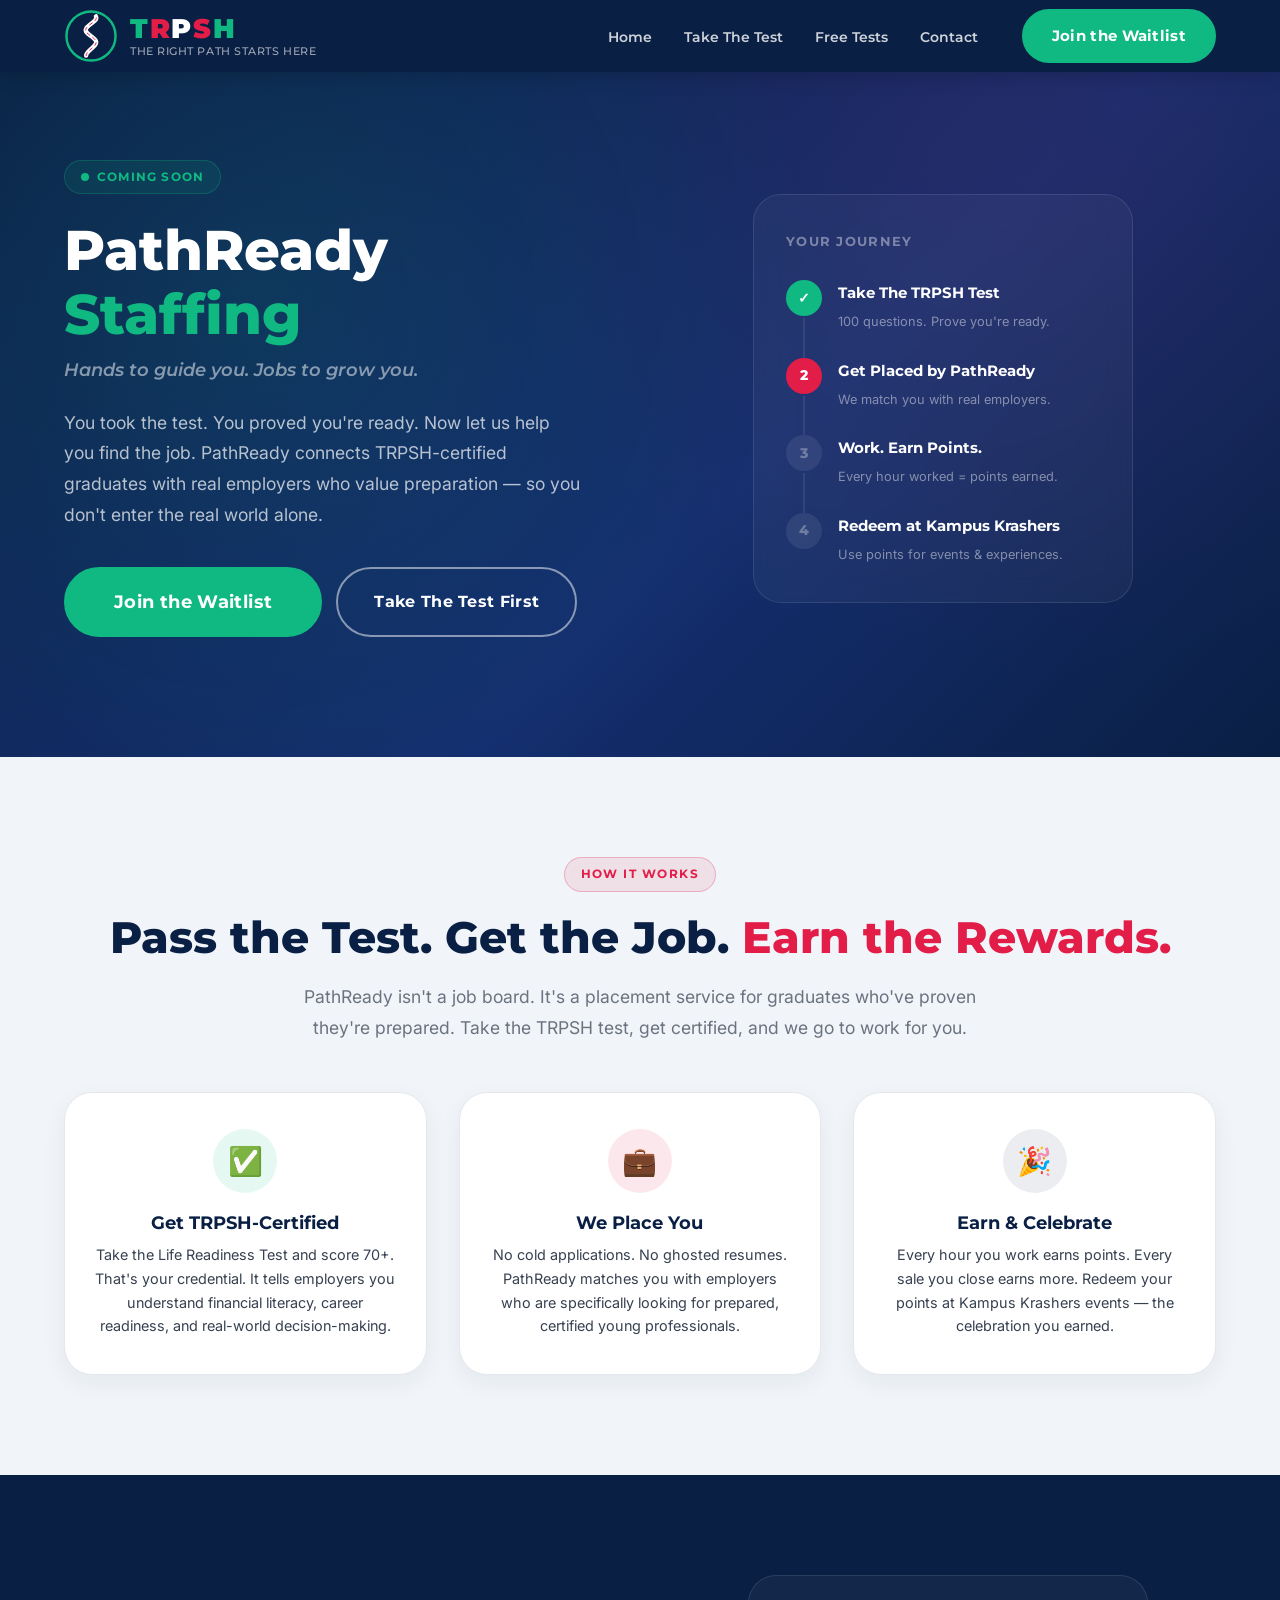
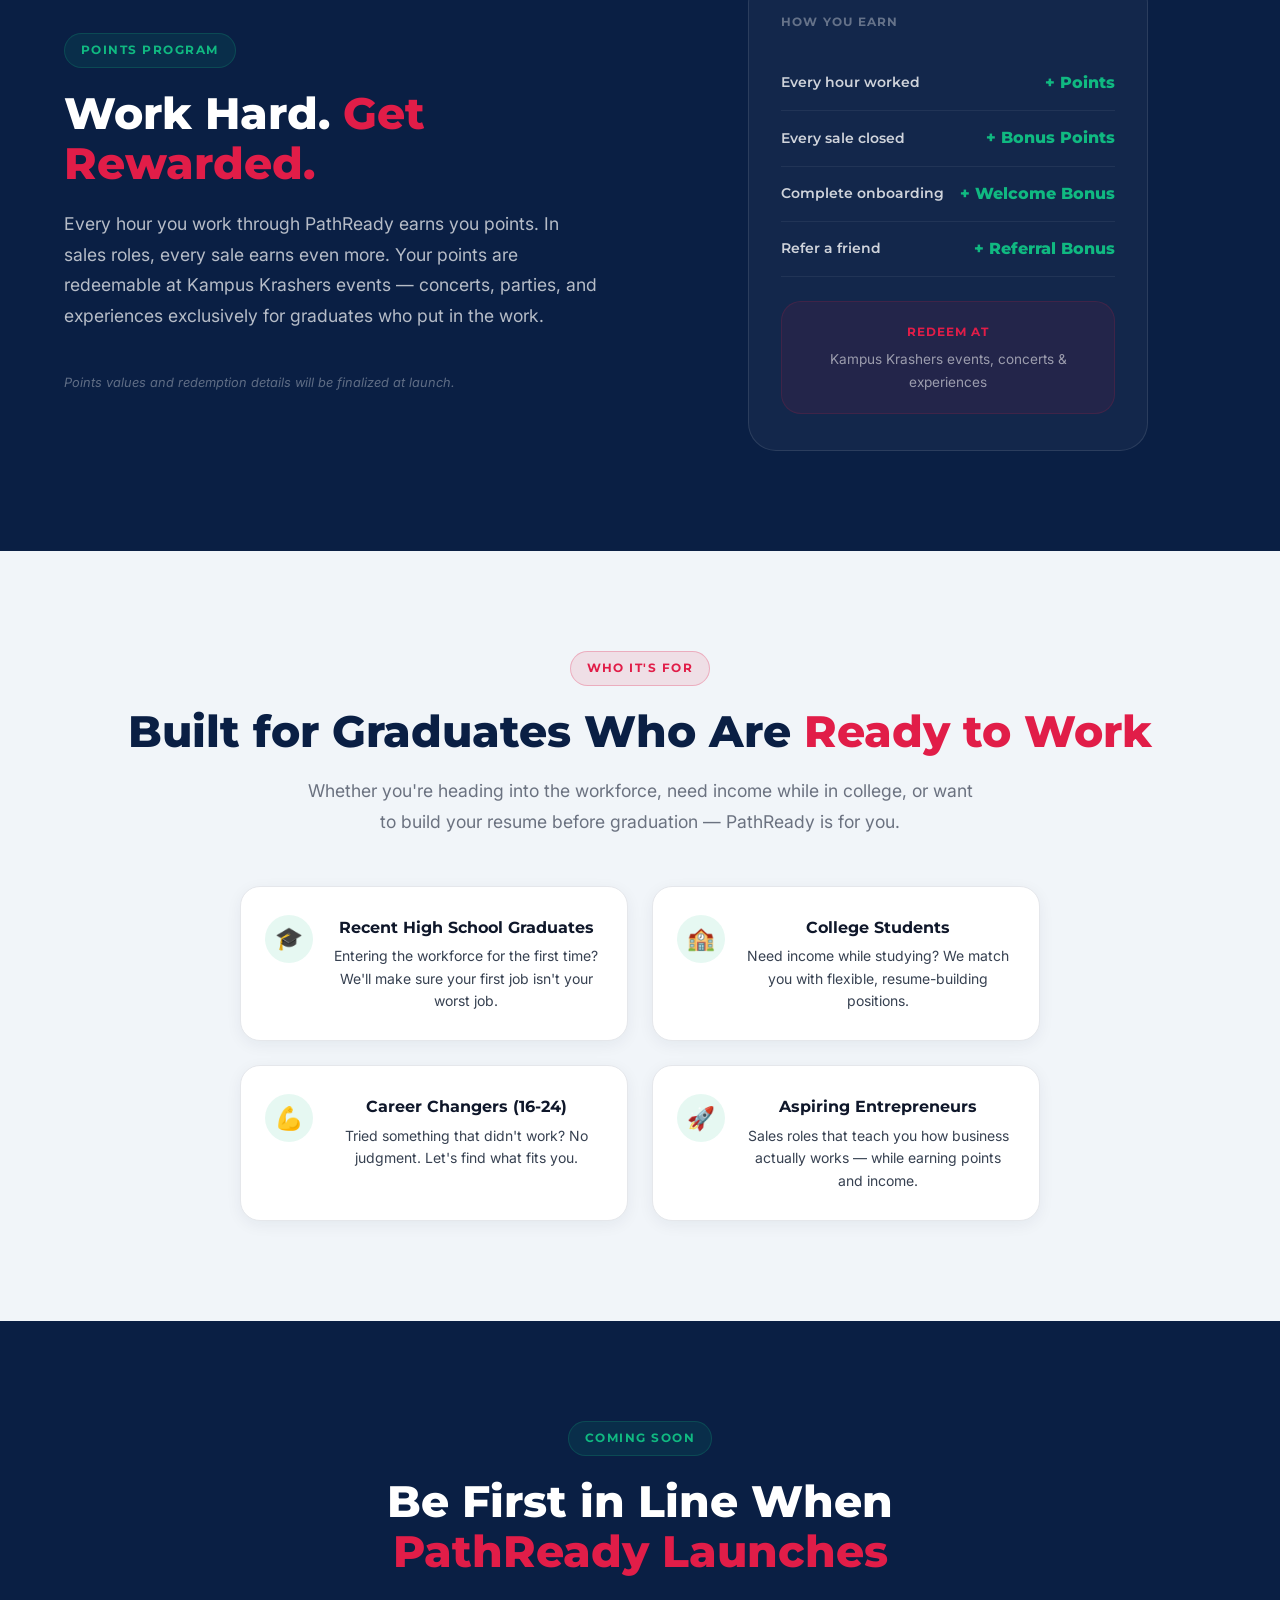
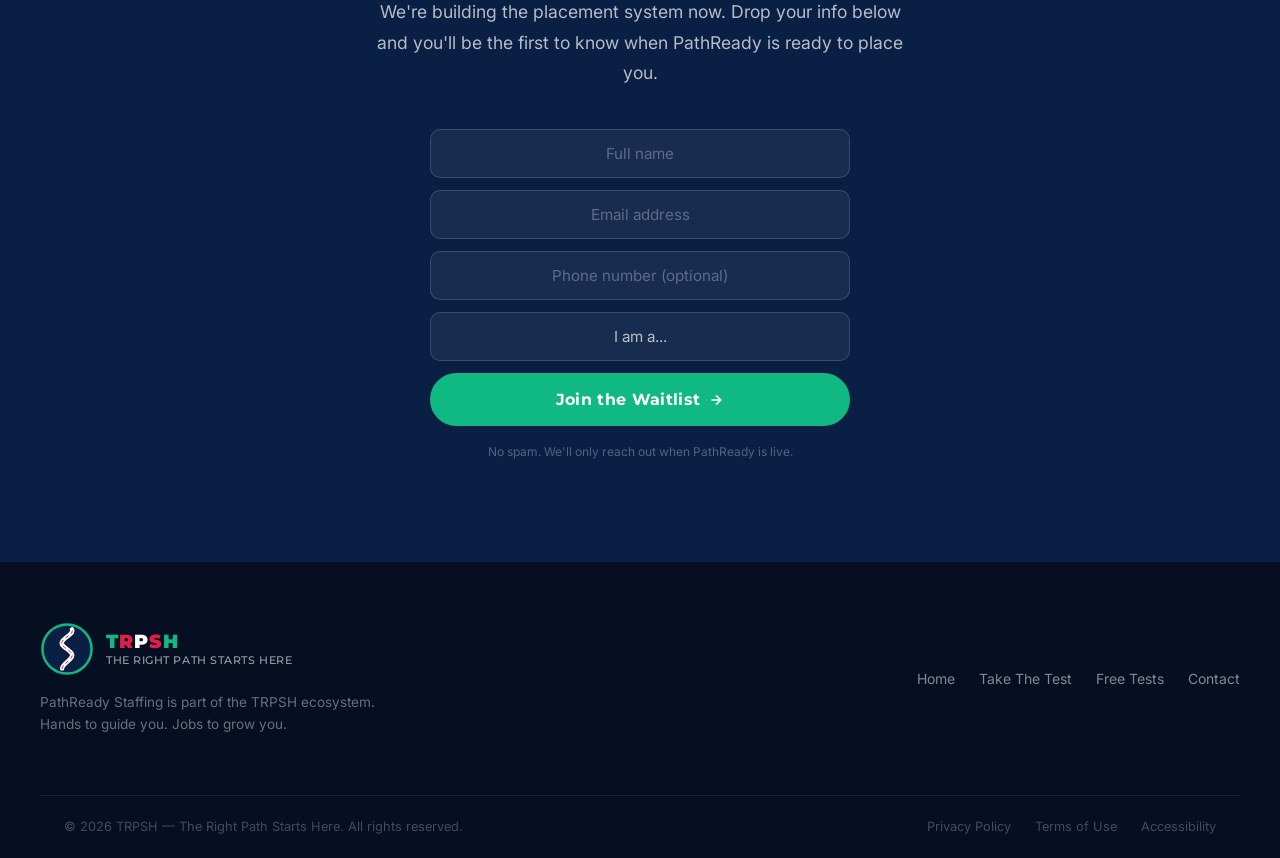
<file: pathready/index.html>
<!DOCTYPE html>
<html lang="en">
<head>
  <meta charset="UTF-8">
  <meta name="viewport" content="width=device-width, initial-scale=1.0">
  <meta name="description" content="PathReady Staffing — Hands to guide you. Jobs to grow you. Job placement for TRPSH-certified graduates. Earn points. Redeem at Kampus Krashers.">
  <title>PathReady Staffing — Hands to Guide You. Jobs to Grow You.</title>
  <link rel="icon" type="image/svg+xml" href="../favicon.svg">
  <link rel="preconnect" href="https://fonts.googleapis.com">
  <link rel="preconnect" href="https://fonts.gstatic.com" crossorigin>
  <link href="https://fonts.googleapis.com/css2?family=Montserrat:ital,wght@0,400;0,600;0,700;0,800;0,900;1,400&family=Inter:wght@400;500;600&display=swap" rel="stylesheet">
  <style>
    /* ═══════════════════════════════════════════════
       PathReady Staffing — Landing Page
       Extends TRPSH design system
    ═══════════════════════════════════════════════ */

    *, *::before, *::after { box-sizing: border-box; margin: 0; padding: 0; }

    :root {
      --navy:       #0A1F44;
      --navy-mid:   #142E6F;
      --gold:       #E11D48;
      --gold-dark:  #BE123C;
      --teal:       #10B981;
      --teal-dark:  #059669;
      --cream:      #F1F5F9;
      --white:      #FFFFFF;
      --charcoal:   #0A1F44;
      --gray-700:   #374151;
      --gray-500:   #6B7280;
      --gray-300:   #D1D5DB;
      --gray-100:   #F3F4F6;
      --border:     #E5E7EB;
      --shadow-sm:  0 1px 3px rgba(0,0,0,.08), 0 1px 2px rgba(0,0,0,.06);
      --shadow-md:  0 4px 16px rgba(0,0,0,.10);
      --shadow-lg:  0 12px 40px rgba(0,0,0,.14);
      --radius:     12px;
      --radius-lg:  20px;
      --radius-xl:  28px;
      --transition: 0.25s cubic-bezier(0.4,0,0.2,1);
    }

    html { scroll-behavior: smooth; font-size: 16px; }

    body {
      font-family: 'Inter', -apple-system, BlinkMacSystemFont, sans-serif;
      color: #0F172A;
      background: var(--white);
      line-height: 1.65;
      -webkit-font-smoothing: antialiased;
    }

    img, svg { display: block; max-width: 100%; }
    a { text-decoration: none; color: inherit; }
    ul { list-style: none; }
    button { cursor: pointer; border: none; background: none; font-family: inherit; }
    input, textarea, select { font-family: inherit; font-size: 1rem; width: 100%; }

    h1, h2, h3, h4, h5, h6 {
      font-family: 'Montserrat', sans-serif;
      font-weight: 800;
      line-height: 1.15;
      color: var(--charcoal);
    }
    h1 { font-size: clamp(2.2rem, 5vw, 3.5rem); }
    h2 { font-size: clamp(1.8rem, 3.5vw, 2.75rem); }
    h3 { font-size: clamp(1.25rem, 2vw, 1.6rem); font-weight: 700; }
    h4 { font-size: 1.1rem; font-weight: 700; }
    p  { color: var(--gray-700); }

    .text-gold { color: var(--gold); }
    .text-teal { color: var(--teal); }

    .container { width: 100%; max-width: 1200px; margin: 0 auto; padding: 0 24px; }
    .section { padding: 100px 0; }
    .section--cream { background: var(--cream); }
    .section--navy { background: var(--navy); }

    .section-label {
      display: inline-flex;
      align-items: center;
      gap: 8px;
      font-family: 'Montserrat', sans-serif;
      font-size: 0.78rem;
      font-weight: 700;
      letter-spacing: 0.12em;
      text-transform: uppercase;
      color: var(--gold);
      background: rgba(225,29,72,0.1);
      border: 1px solid rgba(225,29,72,0.25);
      border-radius: 100px;
      padding: 6px 16px;
      margin-bottom: 20px;
    }
    .section-label--light { color: rgba(255,255,255,0.85); background: rgba(225,29,72,0.12); border-color: rgba(225,29,72,0.2); }
    .section-label--teal { color: var(--teal); background: rgba(16,185,129,0.1); border-color: rgba(16,185,129,0.2); }
    .section-title { margin-bottom: 20px; }
    .section-title--white { color: var(--white); }
    .section-sub { font-size: 1.1rem; max-width: 680px; color: var(--gray-500); line-height: 1.75; margin-bottom: 40px; }
    .section-sub--light { color: rgba(255,255,255,0.7); }
    .section-sub--center { margin-left: auto; margin-right: auto; text-align: center; }

    /* ─── Buttons ─── */
    .btn {
      display: inline-flex;
      align-items: center;
      gap: 8px;
      font-family: 'Montserrat', sans-serif;
      font-weight: 700;
      font-size: 0.95rem;
      letter-spacing: 0.02em;
      border-radius: 100px;
      padding: 12px 28px;
      transition: background-color 150ms ease, border-color 150ms ease, transform 150ms ease, box-shadow 150ms ease;
      white-space: nowrap;
      border: 2px solid transparent;
    }
    .btn--lg { padding: 15px 36px; font-size: 1rem; }
    .btn--xl { padding: 18px 48px; font-size: 1.15rem; }
    .btn--full { width: 100%; justify-content: center; }

    .btn--gold { background: var(--gold); color: var(--white); border-color: var(--gold); }
    .btn--gold:hover { background: var(--gold-dark); border-color: var(--gold-dark); transform: translateY(-2px); box-shadow: 0 8px 24px rgba(225,29,72,0.35); }

    .btn--teal { background: var(--teal); color: var(--white); border-color: var(--teal); }
    .btn--teal:hover { background: var(--teal-dark); border-color: var(--teal-dark); transform: translateY(-2px); box-shadow: 0 8px 24px rgba(16,185,129,0.35); }

    .btn--outline-white { background: transparent; color: var(--white); border-color: rgba(255,255,255,0.5); }
    .btn--outline-white:hover { background: rgba(255,255,255,0.1); border-color: var(--white); transform: translateY(-2px); }

    /* ─── Animate on Scroll ─── */
    [data-animate] { opacity: 0; transform: translateY(28px); transition: opacity 0.6s ease, transform 0.6s ease; }
    [data-animate].in-view { opacity: 1; transform: none; }

    /* ─── Logo ─── */
    .nav {
      position: fixed;
      top: 0; left: 0; right: 0;
      z-index: 1000;
      background: rgba(10,31,68,0.97);
      backdrop-filter: blur(16px);
      box-shadow: 0 2px 20px rgba(0,0,0,0.2);
    }
    .nav__inner { display: flex; align-items: center; gap: 32px; height: 72px; }
    .nav__logo { display: flex; align-items: center; gap: 12px; flex-shrink: 0; }
    .logo-icon { width: 54px; height: 54px; flex-shrink: 0; }
    .logo-text { display: flex; flex-direction: column; }
    .logo-wordmark {
      font-family: 'Montserrat', sans-serif;
      font-weight: 900;
      font-size: 1.7rem;
      color: var(--white);
      letter-spacing: 0.06em;
      line-height: 1;
    }
    .logo-tagline {
      font-size: 0.68rem;
      color: rgba(255,255,255,0.6);
      letter-spacing: 0.05em;
      text-transform: uppercase;
      font-family: 'Montserrat', sans-serif;
      font-weight: 500;
      line-height: 1;
      margin-top: 4px;
    }
    .nav__links { display: flex; align-items: center; gap: 8px; margin-left: auto; }
    .nav__link {
      font-family: 'Montserrat', sans-serif;
      font-weight: 600;
      font-size: 0.875rem;
      color: rgba(255,255,255,0.8);
      padding: 8px 12px;
      border-radius: 8px;
      transition: color var(--transition), background var(--transition);
    }
    .nav__link:hover { color: var(--white); background: rgba(255,255,255,0.08); }
    .nav__cta { flex-shrink: 0; }
    .nav__hamburger { display: none; flex-direction: column; gap: 5px; padding: 8px; margin-left: auto; }
    .nav__hamburger span { display: block; width: 22px; height: 2px; background: var(--white); border-radius: 2px; transition: all var(--transition); }
    .nav__hamburger.open span:nth-child(1) { transform: translateY(7px) rotate(45deg); }
    .nav__hamburger.open span:nth-child(2) { opacity: 0; }
    .nav__hamburger.open span:nth-child(3) { transform: translateY(-7px) rotate(-45deg); }

    .lc-t { color: #10B981; }
    .lc-r { color: #E11D48; }
    .lc-p { color: #FFFFFF; }
    .lc-s { color: #E11D48; }
    .lc-h { color: #10B981; }

    /* ════════════════════════════════════════════
       HERO
    ════════════════════════════════════════════ */
    .pr-hero {
      position: relative;
      background: linear-gradient(135deg, #0A1F44 0%, #142E6F 60%, #0A1F44 100%);
      padding: 160px 0 120px;
      overflow: hidden;
    }
    .pr-hero::before {
      content: '';
      position: absolute;
      inset: 0;
      background:
        radial-gradient(circle at 20% 40%, rgba(16,185,129,0.12) 0%, transparent 50%),
        radial-gradient(circle at 80% 20%, rgba(225,29,72,0.08) 0%, transparent 45%);
      pointer-events: none;
    }
    .pr-hero__inner {
      display: grid;
      grid-template-columns: 1fr 1fr;
      gap: 60px;
      align-items: center;
      position: relative;
      z-index: 1;
    }
    .pr-hero__badge {
      display: inline-flex;
      align-items: center;
      gap: 8px;
      font-family: 'Montserrat', sans-serif;
      font-size: 0.75rem;
      font-weight: 700;
      letter-spacing: 0.1em;
      text-transform: uppercase;
      color: var(--teal);
      background: rgba(16,185,129,0.1);
      border: 1px solid rgba(16,185,129,0.25);
      border-radius: 100px;
      padding: 6px 16px;
      margin-bottom: 24px;
      width: fit-content;
    }
    .pr-hero__badge-dot {
      width: 8px; height: 8px;
      background: var(--teal);
      border-radius: 50%;
      animation: pulse 2s infinite;
    }
    @keyframes pulse {
      0%,100% { opacity: 1; transform: scale(1); }
      50% { opacity: 0.5; transform: scale(0.85); }
    }
    .pr-hero__title { color: var(--white); margin-bottom: 8px; }
    .pr-hero__tagline {
      font-family: 'Montserrat', sans-serif;
      font-weight: 600;
      font-size: 1.1rem;
      font-style: italic;
      color: rgba(255,255,255,0.5);
      margin-bottom: 24px;
    }
    .pr-hero__sub {
      font-size: 1.1rem;
      color: rgba(255,255,255,0.7);
      line-height: 1.75;
      margin-bottom: 36px;
      max-width: 520px;
    }
    .pr-hero__ctas {
      display: flex;
      flex-wrap: wrap;
      gap: 14px;
    }

    /* Hero visual — journey card */
    .pr-journey-card {
      background: rgba(255,255,255,0.04);
      border: 1px solid rgba(255,255,255,0.1);
      border-radius: var(--radius-xl);
      padding: 36px 32px;
      max-width: 380px;
      margin: 0 auto;
      backdrop-filter: blur(12px);
    }
    .pr-journey-card__title {
      font-family: 'Montserrat', sans-serif;
      font-weight: 700;
      font-size: 0.8rem;
      letter-spacing: 0.1em;
      text-transform: uppercase;
      color: rgba(255,255,255,0.4);
      margin-bottom: 28px;
    }
    .pr-step {
      display: flex;
      align-items: flex-start;
      gap: 16px;
      margin-bottom: 24px;
      position: relative;
    }
    .pr-step:last-child { margin-bottom: 0; }
    .pr-step::before {
      content: '';
      position: absolute;
      left: 17px;
      top: 38px;
      bottom: -24px;
      width: 2px;
      background: rgba(255,255,255,0.08);
    }
    .pr-step:last-child::before { display: none; }
    .pr-step__num {
      width: 36px; height: 36px;
      border-radius: 50%;
      display: flex;
      align-items: center;
      justify-content: center;
      font-family: 'Montserrat', sans-serif;
      font-weight: 800;
      font-size: 0.85rem;
      flex-shrink: 0;
      position: relative;
      z-index: 1;
    }
    .pr-step__num--done { background: var(--teal); color: var(--white); }
    .pr-step__num--active { background: var(--gold); color: var(--white); animation: pulse 2s infinite; }
    .pr-step__num--locked { background: rgba(255,255,255,0.08); color: rgba(255,255,255,0.3); }
    .pr-step__text strong {
      display: block;
      font-family: 'Montserrat', sans-serif;
      font-weight: 700;
      font-size: 0.95rem;
      color: var(--white);
      margin-bottom: 2px;
    }
    .pr-step__text span {
      font-size: 0.8rem;
      color: rgba(255,255,255,0.45);
    }

    /* ════════════════════════════════════════════
       HOW IT WORKS
    ════════════════════════════════════════════ */
    .how-grid {
      display: grid;
      grid-template-columns: repeat(3, 1fr);
      gap: 32px;
      margin-top: 48px;
    }
    .how-card {
      background: var(--white);
      border: 1px solid var(--border);
      border-radius: var(--radius-xl);
      padding: 36px 28px;
      text-align: center;
      box-shadow: 0 8px 24px rgba(10,31,68,0.06);
      transition: all 200ms ease;
    }
    .how-card:hover { transform: translateY(-4px); box-shadow: 0 16px 40px rgba(10,31,68,0.12); }
    .how-card__icon {
      width: 64px; height: 64px;
      border-radius: 50%;
      display: flex;
      align-items: center;
      justify-content: center;
      font-size: 1.75rem;
      margin: 0 auto 20px;
    }
    .how-card__icon--teal { background: rgba(16,185,129,0.1); }
    .how-card__icon--gold { background: rgba(225,29,72,0.1); }
    .how-card__icon--navy { background: rgba(10,31,68,0.08); }
    .how-card h4 { margin-bottom: 10px; }
    .how-card p { font-size: 0.9rem; line-height: 1.65; }

    /* ════════════════════════════════════════════
       POINTS PROGRAM
    ════════════════════════════════════════════ */
    .points-inner {
      display: grid;
      grid-template-columns: 1fr 1fr;
      gap: 80px;
      align-items: center;
    }
    .points-visual {
      background: rgba(255,255,255,0.04);
      border: 1px solid rgba(255,255,255,0.1);
      border-radius: var(--radius-xl);
      padding: 36px 32px;
      max-width: 400px;
      margin: 0 auto;
    }
    .points-visual__title {
      font-family: 'Montserrat', sans-serif;
      font-weight: 700;
      font-size: 0.75rem;
      letter-spacing: 0.1em;
      text-transform: uppercase;
      color: rgba(255,255,255,0.35);
      margin-bottom: 24px;
    }
    .points-row {
      display: flex;
      align-items: center;
      justify-content: space-between;
      padding: 14px 0;
      border-bottom: 1px solid rgba(255,255,255,0.06);
    }
    .points-row:last-child { border-bottom: none; }
    .points-row__action {
      font-family: 'Montserrat', sans-serif;
      font-weight: 600;
      font-size: 0.9rem;
      color: rgba(255,255,255,0.8);
    }
    .points-row__pts {
      font-family: 'Montserrat', sans-serif;
      font-weight: 800;
      font-size: 1rem;
      color: var(--teal);
    }
    .points-redeem {
      margin-top: 24px;
      padding: 20px;
      background: rgba(225,29,72,0.08);
      border: 1px solid rgba(225,29,72,0.15);
      border-radius: var(--radius-lg);
      text-align: center;
    }
    .points-redeem__label {
      font-family: 'Montserrat', sans-serif;
      font-weight: 700;
      font-size: 0.75rem;
      letter-spacing: 0.08em;
      text-transform: uppercase;
      color: var(--gold);
      margin-bottom: 6px;
    }
    .points-redeem__text {
      font-size: 0.85rem;
      color: rgba(255,255,255,0.55);
    }

    /* ════════════════════════════════════════════
       WHO IT'S FOR
    ════════════════════════════════════════════ */
    .for-grid {
      display: grid;
      grid-template-columns: repeat(2, 1fr);
      gap: 24px;
      margin-top: 48px;
      max-width: 800px;
      margin-left: auto;
      margin-right: auto;
    }
    .for-card {
      background: var(--white);
      border: 1px solid var(--border);
      border-radius: var(--radius-lg);
      padding: 28px 24px;
      display: flex;
      align-items: flex-start;
      gap: 16px;
      box-shadow: 0 4px 16px rgba(10,31,68,0.06);
    }
    .for-card__icon {
      width: 48px; height: 48px;
      border-radius: 50%;
      background: rgba(16,185,129,0.1);
      display: flex;
      align-items: center;
      justify-content: center;
      font-size: 1.4rem;
      flex-shrink: 0;
    }
    .for-card strong {
      display: block;
      font-family: 'Montserrat', sans-serif;
      margin-bottom: 4px;
    }
    .for-card p { font-size: 0.875rem; line-height: 1.6; }

    /* ════════════════════════════════════════════
       WAITLIST CTA
    ════════════════════════════════════════════ */
    .waitlist-inner {
      max-width: 600px;
      margin: 0 auto;
      text-align: center;
    }
    .waitlist-form {
      margin-top: 32px;
      display: flex;
      flex-direction: column;
      gap: 12px;
      max-width: 420px;
      margin-left: auto;
      margin-right: auto;
    }
    .waitlist-form input {
      padding: 14px 18px;
      border: 1.5px solid rgba(255,255,255,0.15);
      border-radius: 10px;
      font-size: 0.95rem;
      color: #fff;
      background: rgba(255,255,255,0.06);
      text-align: center;
    }
    .waitlist-form input::placeholder { color: rgba(255,255,255,0.3); }
    .waitlist-form input:focus { outline: none; border-color: var(--teal); box-shadow: 0 0 0 3px rgba(16,185,129,0.15); }
    .waitlist-form input.error { border-color: var(--gold); }
    .waitlist-form select {
      padding: 14px 18px;
      border: 1.5px solid rgba(255,255,255,0.15);
      border-radius: 10px;
      font-size: 0.95rem;
      color: rgba(255,255,255,0.7);
      background: rgba(255,255,255,0.06);
      text-align: center;
      appearance: none;
    }
    .waitlist-form select:focus { outline: none; border-color: var(--teal); }

    /* ════════════════════════════════════════════
       FOOTER
    ════════════════════════════════════════════ */
    .footer { background: #060E22; }
    .footer__inner {
      display: flex;
      align-items: center;
      justify-content: space-between;
      gap: 40px;
      padding: 60px 0;
      border-bottom: 1px solid rgba(255,255,255,0.08);
      flex-wrap: wrap;
    }
    .footer__brand-desc {
      margin-top: 16px;
      font-size: 0.85rem;
      color: rgba(255,255,255,0.4);
      max-width: 340px;
      line-height: 1.6;
    }
    .footer__links-row { display: flex; gap: 24px; flex-wrap: wrap; }
    .footer__links-row a {
      font-size: 0.875rem;
      color: rgba(255,255,255,0.5);
      transition: color var(--transition);
    }
    .footer__links-row a:hover { color: var(--gold); }
    .footer__bottom { padding: 20px 0; }
    .footer__bottom-inner {
      display: flex;
      align-items: center;
      justify-content: space-between;
      gap: 20px;
      flex-wrap: wrap;
    }
    .footer__bottom p { font-size: 0.8rem; color: rgba(255,255,255,0.25); }
    .footer__legal { display: flex; gap: 24px; }
    .footer__legal a { font-size: 0.8rem; color: rgba(255,255,255,0.25); transition: color var(--transition); }
    .footer__legal a:hover { color: rgba(255,255,255,0.55); }

    .nav__logo--footer .logo-wordmark { font-size: 1.2rem; }

    /* ════════════════════════════════════════════
       RESPONSIVE
    ════════════════════════════════════════════ */
    @media (max-width: 1024px) {
      .pr-hero__inner { grid-template-columns: 1fr; text-align: center; }
      .pr-hero__badge { margin: 0 auto 24px; }
      .pr-hero__sub { margin-left: auto; margin-right: auto; }
      .pr-hero__ctas { justify-content: center; }
      .pr-journey-card { order: -1; }
      .how-grid { grid-template-columns: 1fr; max-width: 420px; margin-left: auto; margin-right: auto; }
      .points-inner { grid-template-columns: 1fr; gap: 48px; }
      .for-grid { grid-template-columns: 1fr; }
    }
    @media (max-width: 768px) {
      .pr-hero { padding: 120px 0 80px; }
      .nav__links, .nav__cta { display: none; }
      .nav__hamburger { display: flex; }
      .nav__links.mobile-open {
        display: flex;
        flex-direction: column;
        position: fixed;
        top: 72px; left: 0; right: 0; bottom: 0;
        background: var(--navy);
        padding: 32px 24px;
        gap: 8px;
        z-index: 999;
        overflow-y: auto;
      }
      .nav__links.mobile-open .nav__link { font-size: 1.2rem; padding: 16px; border-radius: 12px; }
    }
    @media (max-width: 480px) {
      .pr-hero__ctas { flex-direction: column; }
      .pr-hero__ctas .btn { width: 100%; justify-content: center; }
    }
  </style>
<script defer data-domain="trpsh-site.vercel.app" src="https://plausible.io/js/script.js"></script>
</head>
<body>

  <!-- ═══════════════════════════════════════════════
       NAVIGATION
  ═══════════════════════════════════════════════ -->
  <nav class="nav" id="nav">
    <div class="container nav__inner">
      <a href="../index.html" class="nav__logo">
        <svg class="logo-icon" viewBox="0 0 44 44" fill="none" xmlns="http://www.w3.org/2000/svg" aria-hidden="true">
          <circle cx="22" cy="22" r="21" fill="#0A1F44"/>
          <circle cx="22" cy="22" r="20" stroke="#10B981" stroke-width="2"/>
          <path d="M18 38 C18 34, 28 30, 26 26 C24 22, 16 20, 18 16 C20 12, 28 10, 26 6" stroke="#FFFFFF" stroke-width="3.5" stroke-linecap="round" fill="none"/>
          <path d="M18 38 C18 34, 28 30, 26 26 C24 22, 16 20, 18 16 C20 12, 28 10, 26 6" stroke="#E11D48" stroke-width="0.8" stroke-linecap="round" stroke-dasharray="2.5 3" fill="none"/>
        </svg>
        <div class="logo-text">
          <span class="logo-wordmark"><span class="lc-t">T</span><span class="lc-r">R</span><span class="lc-p">P</span><span class="lc-s">S</span><span class="lc-h">H</span></span>
          <span class="logo-tagline">The Right Path Starts Here</span>
        </div>
      </a>
      <ul class="nav__links" id="navLinks">
        <li><a href="../index.html" class="nav__link">Home</a></li>
        <li><a href="../quiz-landing.html" class="nav__link">Take The Test</a></li>
        <li><a href="../partners.html" class="nav__link">Free Tests</a></li>
        <li><a href="../index.html#contact" class="nav__link">Contact</a></li>
      </ul>
      <a href="#waitlist" class="btn btn--teal nav__cta">Join the Waitlist</a>
      <button class="nav__hamburger" id="hamburger" aria-label="Open navigation menu">
        <span></span><span></span><span></span>
      </button>
    </div>
  </nav>

  <!-- ═══════════════════════════════════════════════
       HERO
  ═══════════════════════════════════════════════ -->
  <section class="pr-hero">
    <div class="container pr-hero__inner">
      <div data-animate>
        <div class="pr-hero__badge">
          <span class="pr-hero__badge-dot"></span>
          Coming Soon
        </div>
        <h1 class="pr-hero__title">PathReady <span class="text-teal">Staffing</span></h1>
        <p class="pr-hero__tagline">Hands to guide you. Jobs to grow you.</p>
        <p class="pr-hero__sub">You took the test. You proved you're ready. Now let us help you find the job. PathReady connects TRPSH-certified graduates with real employers who value preparation — so you don't enter the real world alone.</p>
        <div class="pr-hero__ctas">
          <a href="#waitlist" class="btn btn--teal btn--xl">Join the Waitlist</a>
          <a href="../quiz-landing.html" class="btn btn--outline-white btn--lg">Take The Test First</a>
        </div>
      </div>
      <div data-animate>
        <div class="pr-journey-card">
          <p class="pr-journey-card__title">Your Journey</p>
          <div class="pr-step">
            <div class="pr-step__num pr-step__num--done">&#10003;</div>
            <div class="pr-step__text">
              <strong>Take The TRPSH Test</strong>
              <span>100 questions. Prove you're ready.</span>
            </div>
          </div>
          <div class="pr-step">
            <div class="pr-step__num pr-step__num--active">2</div>
            <div class="pr-step__text">
              <strong>Get Placed by PathReady</strong>
              <span>We match you with real employers.</span>
            </div>
          </div>
          <div class="pr-step">
            <div class="pr-step__num pr-step__num--locked">3</div>
            <div class="pr-step__text">
              <strong>Work. Earn Points.</strong>
              <span>Every hour worked = points earned.</span>
            </div>
          </div>
          <div class="pr-step">
            <div class="pr-step__num pr-step__num--locked">4</div>
            <div class="pr-step__text">
              <strong>Redeem at Kampus Krashers</strong>
              <span>Use points for events & experiences.</span>
            </div>
          </div>
        </div>
      </div>
    </div>
  </section>

  <!-- ═══════════════════════════════════════════════
       HOW IT WORKS
  ═══════════════════════════════════════════════ -->
  <section class="section section--cream">
    <div class="container" style="text-align: center;">
      <div class="section-label" data-animate>How It Works</div>
      <h2 class="section-title" data-animate>Pass the Test. Get the Job. <span class="text-gold">Earn the Rewards.</span></h2>
      <p class="section-sub section-sub--center" data-animate>PathReady isn't a job board. It's a placement service for graduates who've proven they're prepared. Take the TRPSH test, get certified, and we go to work for you.</p>
      <div class="how-grid">
        <div class="how-card" data-animate>
          <div class="how-card__icon how-card__icon--teal">&#9989;</div>
          <h4>Get TRPSH-Certified</h4>
          <p>Take the Life Readiness Test and score 70+. That's your credential. It tells employers you understand financial literacy, career readiness, and real-world decision-making.</p>
        </div>
        <div class="how-card" data-animate>
          <div class="how-card__icon how-card__icon--gold">&#128188;</div>
          <h4>We Place You</h4>
          <p>No cold applications. No ghosted resumes. PathReady matches you with employers who are specifically looking for prepared, certified young professionals.</p>
        </div>
        <div class="how-card" data-animate>
          <div class="how-card__icon how-card__icon--navy">&#127881;</div>
          <h4>Earn & Celebrate</h4>
          <p>Every hour you work earns points. Every sale you close earns more. Redeem your points at Kampus Krashers events — the celebration you earned.</p>
        </div>
      </div>
    </div>
  </section>

  <!-- ═══════════════════════════════════════════════
       POINTS PROGRAM
  ═══════════════════════════════════════════════ -->
  <section class="section section--navy">
    <div class="container points-inner">
      <div data-animate>
        <div class="section-label section-label--teal">Points Program</div>
        <h2 class="section-title section-title--white">Work Hard. <span class="text-gold">Get Rewarded.</span></h2>
        <p class="section-sub section-sub--light">Every hour you work through PathReady earns you points. In sales roles, every sale earns even more. Your points are redeemable at Kampus Krashers events — concerts, parties, and experiences exclusively for graduates who put in the work.</p>
        <p style="color: rgba(255,255,255,0.35); font-size: 0.8rem; font-style: italic;">Points values and redemption details will be finalized at launch.</p>
      </div>
      <div data-animate>
        <div class="points-visual">
          <p class="points-visual__title">How You Earn</p>
          <div class="points-row">
            <span class="points-row__action">Every hour worked</span>
            <span class="points-row__pts">+ Points</span>
          </div>
          <div class="points-row">
            <span class="points-row__action">Every sale closed</span>
            <span class="points-row__pts">+ Bonus Points</span>
          </div>
          <div class="points-row">
            <span class="points-row__action">Complete onboarding</span>
            <span class="points-row__pts">+ Welcome Bonus</span>
          </div>
          <div class="points-row">
            <span class="points-row__action">Refer a friend</span>
            <span class="points-row__pts">+ Referral Bonus</span>
          </div>
          <div class="points-redeem">
            <p class="points-redeem__label">Redeem At</p>
            <p class="points-redeem__text">Kampus Krashers events, concerts & experiences</p>
          </div>
        </div>
      </div>
    </div>
  </section>

  <!-- ═══════════════════════════════════════════════
       WHO IT'S FOR
  ═══════════════════════════════════════════════ -->
  <section class="section section--cream">
    <div class="container" style="text-align: center;">
      <div class="section-label" data-animate>Who It's For</div>
      <h2 class="section-title" data-animate>Built for Graduates Who Are <span class="text-gold">Ready to Work</span></h2>
      <p class="section-sub section-sub--center" data-animate>Whether you're heading into the workforce, need income while in college, or want to build your resume before graduation — PathReady is for you.</p>
      <div class="for-grid">
        <div class="for-card" data-animate>
          <div class="for-card__icon">&#127891;</div>
          <div>
            <strong>Recent High School Graduates</strong>
            <p>Entering the workforce for the first time? We'll make sure your first job isn't your worst job.</p>
          </div>
        </div>
        <div class="for-card" data-animate>
          <div class="for-card__icon">&#127979;</div>
          <div>
            <strong>College Students</strong>
            <p>Need income while studying? We match you with flexible, resume-building positions.</p>
          </div>
        </div>
        <div class="for-card" data-animate>
          <div class="for-card__icon">&#128170;</div>
          <div>
            <strong>Career Changers (16-24)</strong>
            <p>Tried something that didn't work? No judgment. Let's find what fits you.</p>
          </div>
        </div>
        <div class="for-card" data-animate>
          <div class="for-card__icon">&#128640;</div>
          <div>
            <strong>Aspiring Entrepreneurs</strong>
            <p>Sales roles that teach you how business actually works — while earning points and income.</p>
          </div>
        </div>
      </div>
    </div>
  </section>

  <!-- ═══════════════════════════════════════════════
       WAITLIST
  ═══════════════════════════════════════════════ -->
  <section class="section section--navy" id="waitlist">
    <div class="container waitlist-inner" data-animate>
      <div class="section-label section-label--teal">Coming Soon</div>
      <h2 class="section-title section-title--white">Be First in Line When <span class="text-gold">PathReady Launches</span></h2>
      <p class="section-sub section-sub--light section-sub--center" style="margin-left: auto; margin-right: auto;">We're building the placement system now. Drop your info below and you'll be the first to know when PathReady is ready to place you.</p>

      <div class="waitlist-form" id="waitlistForm">
        <input type="text" id="wlName" placeholder="Full name" required>
        <input type="email" id="wlEmail" placeholder="Email address" required>
        <input type="tel" id="wlPhone" placeholder="Phone number (optional)">
        <select id="wlStatus">
          <option value="">I am a...</option>
          <option value="hs-senior">High School Senior</option>
          <option value="hs-grad">Recent HS Graduate</option>
          <option value="college">College Student</option>
          <option value="workforce">Already in the Workforce</option>
          <option value="other">Other</option>
        </select>
        <button type="button" id="wlSubmitBtn" class="btn btn--teal btn--lg btn--full">
          Join the Waitlist
          <svg width="16" height="16" viewBox="0 0 24 24" fill="none" stroke="currentColor" stroke-width="2.5" aria-hidden="true"><path d="M5 12h14M12 5l7 7-7 7"/></svg>
        </button>
        <p style="color: rgba(255,255,255,0.3); font-size: 0.75rem; margin-top: 4px;">No spam. We'll only reach out when PathReady is live.</p>
      </div>

      <div id="waitlistSuccess" style="display: none;">
        <div style="width: 60px; height: 60px; background: var(--teal); border-radius: 50%; display: flex; align-items: center; justify-content: center; margin: 0 auto 20px; font-size: 1.5rem; color: #fff; font-weight: 700;">&#10003;</div>
        <h3 style="font-family: 'Montserrat', sans-serif; font-weight: 800; color: #fff; margin-bottom: 10px;">You're on the list.</h3>
        <p style="color: rgba(255,255,255,0.6); font-size: 1rem;">We'll reach out the moment PathReady is ready to place you. In the meantime — <a href="../quiz-landing.html" style="color: var(--teal); text-decoration: underline;">take the test</a> if you haven't already.</p>
      </div>
    </div>
  </section>

  <!-- ═══════════════════════════════════════════════
       FOOTER
  ═══════════════════════════════════════════════ -->
  <footer class="footer">
    <div class="container footer__inner">
      <div>
        <a href="../index.html" class="nav__logo nav__logo--footer">
          <svg class="logo-icon" viewBox="0 0 44 44" fill="none" xmlns="http://www.w3.org/2000/svg" aria-hidden="true">
            <circle cx="22" cy="22" r="21" fill="#0A1F44"/>
            <circle cx="22" cy="22" r="20" stroke="#10B981" stroke-width="2"/>
            <path d="M18 38 C18 34, 28 30, 26 26 C24 22, 16 20, 18 16 C20 12, 28 10, 26 6" stroke="#FFFFFF" stroke-width="3.5" stroke-linecap="round" fill="none"/>
            <path d="M18 38 C18 34, 28 30, 26 26 C24 22, 16 20, 18 16 C20 12, 28 10, 26 6" stroke="#E11D48" stroke-width="0.8" stroke-linecap="round" stroke-dasharray="2.5 3" fill="none"/>
          </svg>
          <div class="logo-text">
            <span class="logo-wordmark"><span class="lc-t">T</span><span class="lc-r">R</span><span class="lc-p">P</span><span class="lc-s">S</span><span class="lc-h">H</span></span>
            <span class="logo-tagline">The Right Path Starts Here</span>
          </div>
        </a>
        <p class="footer__brand-desc">PathReady Staffing is part of the TRPSH ecosystem. Hands to guide you. Jobs to grow you.</p>
      </div>
      <div class="footer__links-row">
        <a href="../index.html">Home</a>
        <a href="../quiz-landing.html">Take The Test</a>
        <a href="../partners.html">Free Tests</a>
        <a href="../index.html#contact">Contact</a>
      </div>
    </div>
    <div class="footer__bottom">
      <div class="container footer__bottom-inner">
        <p>&copy; 2026 TRPSH &mdash; The Right Path Starts Here. All rights reserved.</p>
        <div class="footer__legal">
          <a href="../privacy.html">Privacy Policy</a>
          <a href="../terms.html">Terms of Use</a>
          <a href="../accessibility.html">Accessibility</a>
        </div>
      </div>
    </div>
  </footer>

  <script>
    document.addEventListener('DOMContentLoaded', () => {

      /* ─── Mobile Nav ─── */
      const hamburger = document.getElementById('hamburger');
      const navLinks  = document.getElementById('navLinks');

      hamburger.addEventListener('click', () => {
        const isOpen = navLinks.classList.toggle('mobile-open');
        hamburger.classList.toggle('open', isOpen);
        hamburger.setAttribute('aria-label', isOpen ? 'Close navigation' : 'Open navigation menu');
        document.body.style.overflow = isOpen ? 'hidden' : '';
      });

      navLinks.querySelectorAll('a').forEach(link => {
        link.addEventListener('click', () => {
          navLinks.classList.remove('mobile-open');
          hamburger.classList.remove('open');
          document.body.style.overflow = '';
        });
      });

      /* ─── Smooth scroll ─── */
      document.querySelectorAll('a[href^="#"]').forEach(anchor => {
        anchor.addEventListener('click', e => {
          const target = document.querySelector(anchor.getAttribute('href'));
          if (!target) return;
          e.preventDefault();
          const offset = 80;
          const top = target.getBoundingClientRect().top + window.scrollY - offset;
          window.scrollTo({ top, behavior: 'smooth' });
        });
      });

      /* ─── Scroll Animations ─── */
      const animObserver = new IntersectionObserver((entries) => {
        entries.forEach(entry => {
          if (entry.isIntersecting) {
            entry.target.classList.add('in-view');
            animObserver.unobserve(entry.target);
          }
        });
      }, { threshold: 0.12, rootMargin: '0px 0px -40px 0px' });

      document.querySelectorAll('[data-animate]').forEach((el, i) => {
        el.style.transitionDelay = `${(i % 4) * 0.08}s`;
        animObserver.observe(el);
      });

      /* ─── Waitlist Form ─── */
      const wlBtn     = document.getElementById('wlSubmitBtn');
      const wlForm    = document.getElementById('waitlistForm');
      const wlSuccess = document.getElementById('waitlistSuccess');

      if (wlBtn) {
        wlBtn.addEventListener('click', () => {
          const name   = document.getElementById('wlName');
          const email  = document.getElementById('wlEmail');
          const phone  = document.getElementById('wlPhone');
          const status = document.getElementById('wlStatus');

          // Reset errors
          [name, email].forEach(f => f.classList.remove('error'));

          let valid = true;
          if (!name.value.trim()) { name.classList.add('error'); valid = false; }
          if (!email.value.trim() || !/^[^\s@]+@[^\s@]+\.[^\s@]+$/.test(email.value)) {
            email.classList.add('error'); valid = false;
          }

          if (!valid) {
            const firstError = wlForm.querySelector('.error');
            if (firstError) firstError.focus();
            return;
          }

          // Store in localStorage
          const leads = JSON.parse(localStorage.getItem('pathready_waitlist') || '[]');
          leads.push({
            name: name.value.trim(),
            email: email.value.trim(),
            phone: phone.value.trim(),
            status: status.value,
            date: new Date().toISOString()
          });
          localStorage.setItem('pathready_waitlist', JSON.stringify(leads));

          wlBtn.textContent = 'Joining...';
          wlBtn.disabled = true;

          setTimeout(() => {
            wlForm.style.display = 'none';
            wlSuccess.style.display = 'block';
          }, 800);
        });

        // Clear errors on input
        document.querySelectorAll('input, select').forEach(field => {
          field.addEventListener('input', () => field.classList.remove('error'));
        });
      }

    });
  </script>
</body>
</html>
</file>
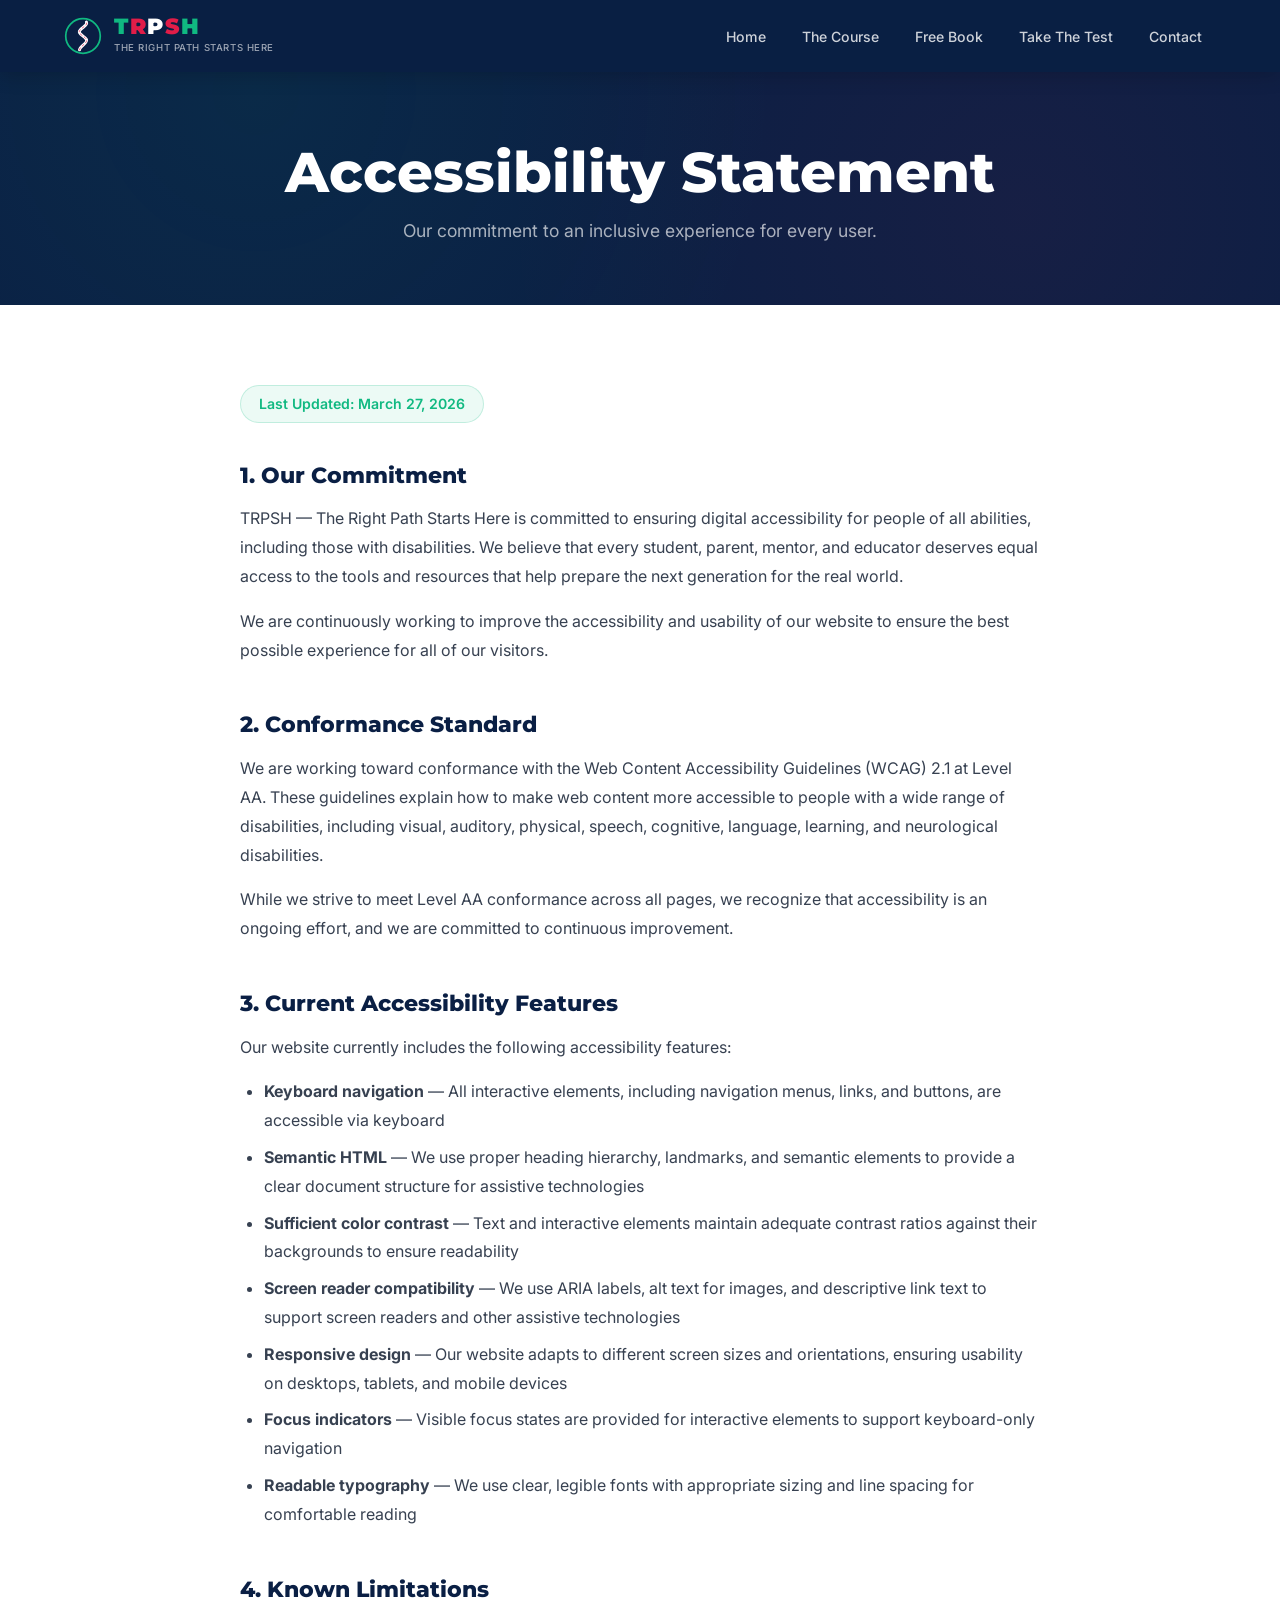
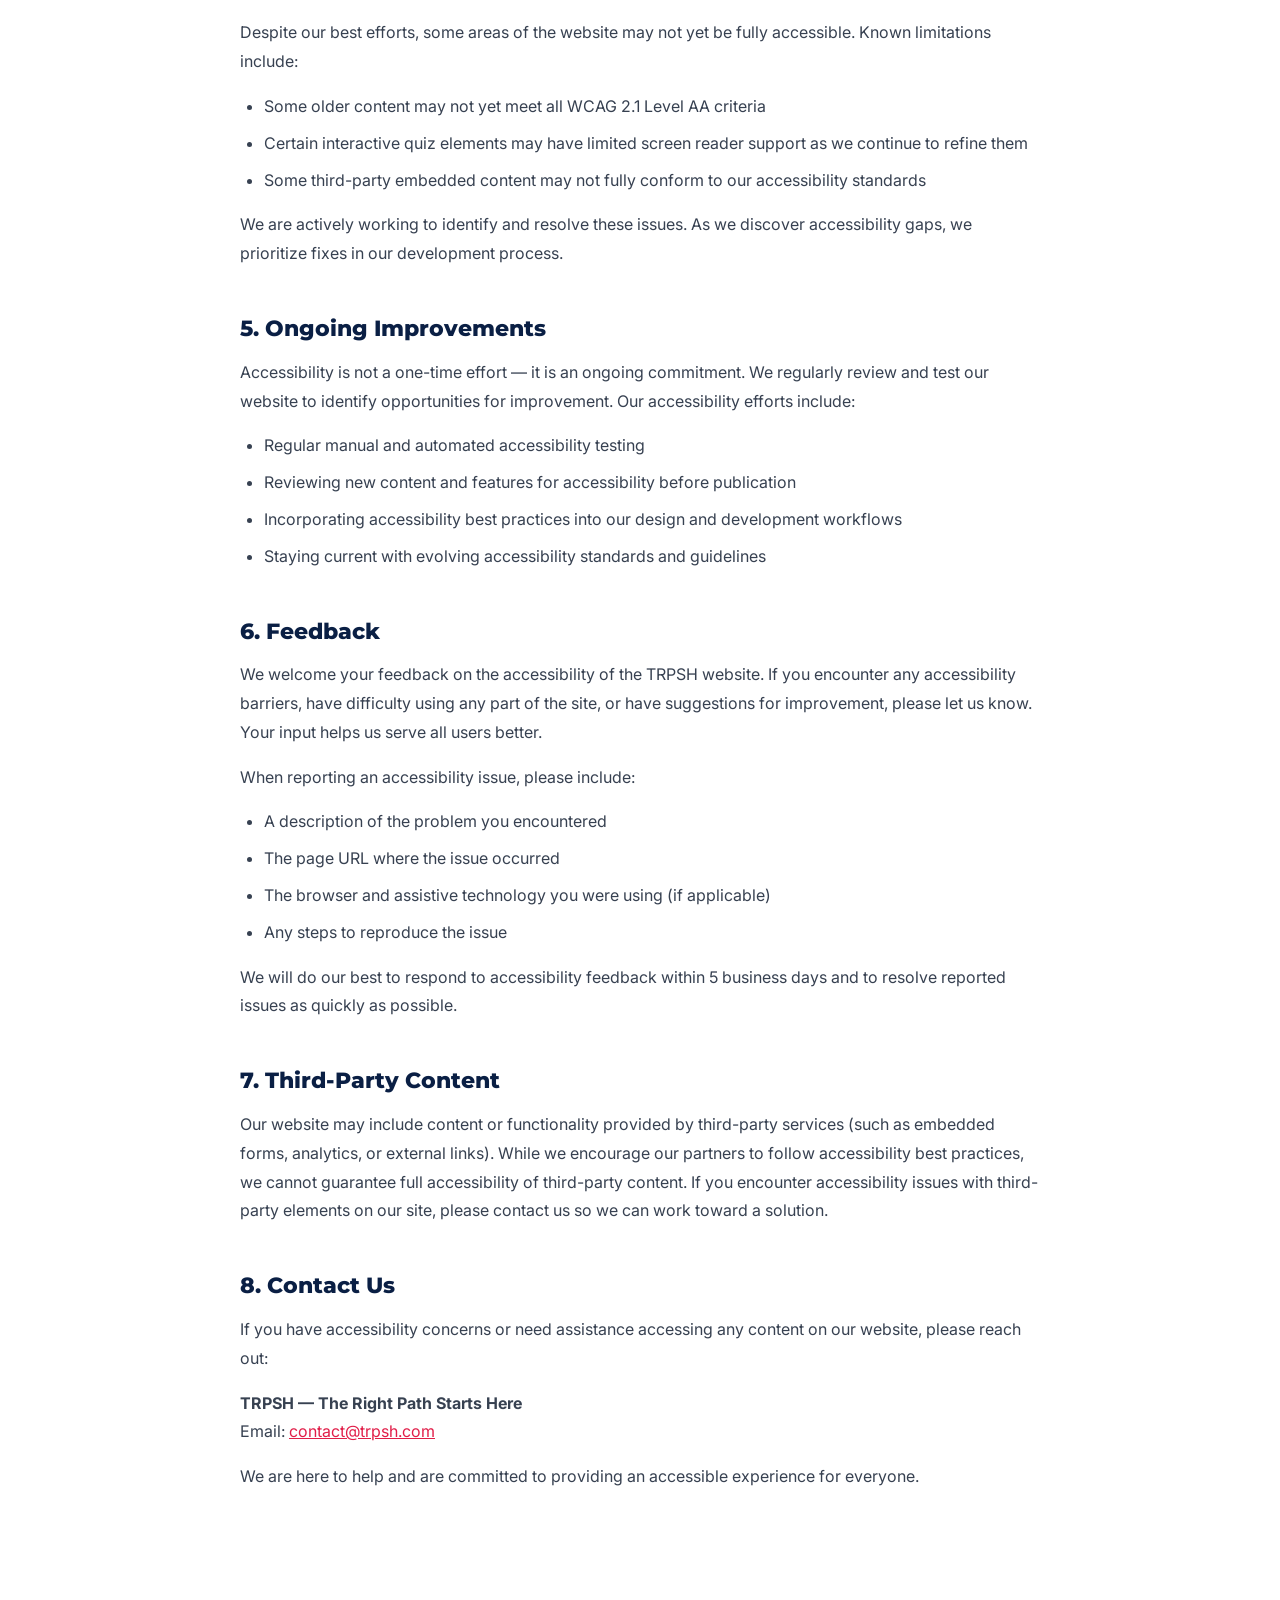
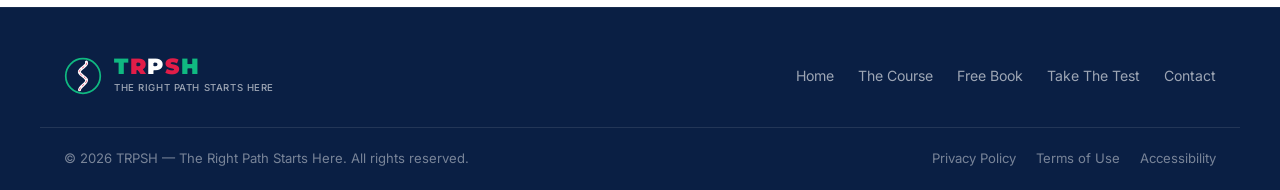
<file: accessibility.html>
<!DOCTYPE html>
<html lang="en">
<head>
  <meta charset="UTF-8">
  <meta name="viewport" content="width=device-width, initial-scale=1.0">
  <meta name="description" content="Accessibility Statement for TRPSH — The Right Path Starts Here. Our commitment to making our website accessible to all users.">
  <title>Accessibility Statement | TRPSH</title>
  <link rel="icon" type="image/svg+xml" href="favicon.svg">
  <link rel="preconnect" href="https://fonts.googleapis.com">
  <link rel="preconnect" href="https://fonts.gstatic.com" crossorigin>
  <link href="https://fonts.googleapis.com/css2?family=Montserrat:ital,wght@0,400;0,600;0,700;0,800;0,900;1,400&family=Inter:wght@400;500;600&display=swap" rel="stylesheet">
  <style>
    *, *::before, *::after { box-sizing: border-box; margin: 0; padding: 0; }

    :root {
      --navy:       #0A1F44;
      --navy-mid:   #142E6F;
      --gold:       #E11D48;
      --gold-dark:  #BE123C;
      --teal:       #10B981;
      --teal-dark:  #059669;
      --cream:      #F1F5F9;
      --white:      #FFFFFF;
      --charcoal:   #0A1F44;
      --gray-700:   #374151;
      --gray-500:   #6B7280;
      --gray-300:   #D1D5DB;
      --gray-100:   #F3F4F6;
      --border:     #E5E7EB;
      --shadow-sm:  0 1px 3px rgba(0,0,0,.08), 0 1px 2px rgba(0,0,0,.06);
      --shadow-md:  0 4px 16px rgba(0,0,0,.10);
      --shadow-lg:  0 12px 40px rgba(0,0,0,.14);
      --radius:     12px;
      --radius-lg:  20px;
      --radius-xl:  28px;
      --transition: 0.25s cubic-bezier(0.4,0,0.2,1);
    }

    html { scroll-behavior: smooth; font-size: 16px; }

    body {
      font-family: 'Inter', -apple-system, BlinkMacSystemFont, sans-serif;
      color: #0F172A;
      background: var(--white);
      line-height: 1.65;
      -webkit-font-smoothing: antialiased;
    }

    img, svg { display: block; max-width: 100%; }
    a { text-decoration: none; color: inherit; }
    ul { list-style: none; }
    button { cursor: pointer; border: none; background: none; font-family: inherit; }

    h1, h2, h3, h4, h5, h6 {
      font-family: 'Montserrat', sans-serif;
      font-weight: 800;
      line-height: 1.15;
      color: var(--charcoal);
    }
    h1 { font-size: clamp(2.2rem, 5vw, 3.5rem); }
    h2 { font-size: clamp(1.8rem, 3.5vw, 2.75rem); }
    h3 { font-size: clamp(1.25rem, 2vw, 1.6rem); font-weight: 700; }
    h4 { font-size: 1.1rem; font-weight: 700; }
    p  { color: var(--gray-700); }

    .text-gold { color: var(--gold); }
    .text-teal { color: var(--teal); }

    .container {
      width: 100%;
      max-width: 1200px;
      margin: 0 auto;
      padding: 0 24px;
    }

    [data-animate] {
      opacity: 0;
      transform: translateY(28px);
      transition: opacity 0.6s ease, transform 0.6s ease;
    }
    [data-animate].in-view {
      opacity: 1;
      transform: none;
    }

    /* ════════════════════════════════════════════
       NAVIGATION
    ════════════════════════════════════════════ */
    .nav {
      position: fixed;
      top: 0; left: 0; right: 0;
      z-index: 1000;
      padding: 0;
      background: rgba(10,31,68,0.97);
      backdrop-filter: blur(16px);
      box-shadow: 0 2px 20px rgba(0,0,0,0.2);
      transition: background var(--transition), box-shadow var(--transition);
    }

    .nav__inner {
      display: flex;
      align-items: center;
      gap: 32px;
      height: 72px;
    }

    .nav__logo {
      display: flex;
      align-items: center;
      gap: 12px;
      flex-shrink: 0;
    }

    .logo-icon { width: 38px; height: 38px; }
    .logo-text { display: flex; flex-direction: column; }

    .logo-wordmark {
      font-family: 'Montserrat', sans-serif;
      font-weight: 900;
      font-size: 1.35rem;
      letter-spacing: 0.08em;
      line-height: 1;
    }
    .lc-t { color: #10B981; }
    .lc-r { color: #E11D48; }
    .lc-p { color: #FFFFFF; }
    .lc-s { color: #E11D48; }
    .lc-h { color: #10B981; }

    .logo-tagline {
      font-family: 'Inter', sans-serif;
      font-size: 0.6rem;
      font-weight: 500;
      letter-spacing: 0.06em;
      color: rgba(255,255,255,0.6);
      text-transform: uppercase;
      margin-top: 2px;
    }

    .nav__links {
      display: flex;
      align-items: center;
      gap: 8px;
      margin-left: auto;
    }

    .nav__link {
      font-family: 'Inter', sans-serif;
      font-size: 0.88rem;
      font-weight: 500;
      color: rgba(255,255,255,0.8);
      padding: 8px 14px;
      border-radius: 8px;
      transition: color var(--transition), background var(--transition);
    }
    .nav__link:hover {
      color: var(--white);
      background: rgba(255,255,255,0.08);
    }

    .nav__hamburger {
      display: none;
      flex-direction: column;
      gap: 5px;
      padding: 8px;
      margin-left: auto;
    }
    .nav__hamburger span {
      display: block;
      width: 24px;
      height: 2px;
      background: var(--white);
      border-radius: 2px;
      transition: transform 0.3s ease, opacity 0.3s ease;
    }
    .nav__hamburger.open span:nth-child(1) { transform: translateY(7px) rotate(45deg); }
    .nav__hamburger.open span:nth-child(2) { opacity: 0; }
    .nav__hamburger.open span:nth-child(3) { transform: translateY(-7px) rotate(-45deg); }

    /* ════════════════════════════════════════════
       HERO — PAGE HEADER
    ════════════════════════════════════════════ */
    .page-hero {
      position: relative;
      background: var(--navy);
      padding: 140px 0 60px;
      overflow: hidden;
      text-align: center;
    }

    .page-hero__bg {
      position: absolute;
      inset: 0;
      background:
        radial-gradient(circle at 20% 30%, rgba(16,185,129,0.07) 0%, transparent 50%),
        radial-gradient(circle at 80% 70%, rgba(225,29,72,0.06) 0%, transparent 50%);
      pointer-events: none;
    }

    .page-hero__inner {
      position: relative;
      z-index: 1;
    }

    .page-hero h1 {
      color: var(--white);
      margin-bottom: 12px;
    }

    .page-hero p {
      font-size: 1.1rem;
      color: rgba(255,255,255,0.65);
      max-width: 600px;
      margin: 0 auto;
    }

    /* ════════════════════════════════════════════
       LEGAL CONTENT
    ════════════════════════════════════════════ */
    .legal {
      padding: 80px 0 100px;
    }

    .legal__content {
      max-width: 800px;
      margin: 0 auto;
    }

    .legal__effective {
      display: inline-block;
      font-size: 0.88rem;
      font-weight: 600;
      color: var(--teal);
      background: rgba(16,185,129,0.08);
      border: 1px solid rgba(16,185,129,0.2);
      border-radius: 100px;
      padding: 6px 18px;
      margin-bottom: 40px;
    }

    .legal__content h2 {
      font-size: 1.4rem;
      margin-top: 48px;
      margin-bottom: 16px;
      color: var(--navy);
    }

    .legal__content h2:first-of-type {
      margin-top: 0;
    }

    .legal__content p {
      margin-bottom: 16px;
      line-height: 1.8;
    }

    .legal__content ul {
      list-style: disc;
      padding-left: 24px;
      margin-bottom: 16px;
    }

    .legal__content ul li {
      color: var(--gray-700);
      line-height: 1.8;
      margin-bottom: 8px;
    }

    .legal__content a {
      color: var(--gold);
      text-decoration: underline;
      transition: color 0.2s ease;
    }
    .legal__content a:hover {
      color: var(--gold-dark);
    }

    /* ════════════════════════════════════════════
       FOOTER
    ════════════════════════════════════════════ */
    .footer {
      background: var(--navy);
      padding: 48px 0 0;
      border-top: 1px solid rgba(255,255,255,0.06);
    }

    .footer__inner {
      display: flex;
      align-items: center;
      justify-content: space-between;
      gap: 24px;
      padding-bottom: 32px;
      border-bottom: 1px solid rgba(255,255,255,0.1);
    }

    .footer .nav__logo { gap: 12px; }

    .footer__links {
      display: flex;
      gap: 24px;
    }
    .footer__link {
      font-size: 0.88rem;
      color: rgba(255,255,255,0.6);
      transition: color 0.2s ease;
    }
    .footer__link:hover { color: var(--white); }

    .footer__bottom {
      padding: 20px 0;
    }
    .footer__bottom-inner {
      display: flex;
      align-items: center;
      justify-content: space-between;
    }
    .footer__bottom p {
      font-size: 0.82rem;
      color: rgba(255,255,255,0.45);
    }
    .footer__legal {
      display: flex;
      gap: 20px;
    }
    .footer__legal a {
      font-size: 0.82rem;
      color: rgba(255,255,255,0.45);
      transition: color 0.2s ease;
    }
    .footer__legal a:hover { color: rgba(255,255,255,0.8); }

    /* ════════════════════════════════════════════
       RESPONSIVE
    ════════════════════════════════════════════ */
    @media (max-width: 768px) {
      .nav__links { display: none; }
      .nav__hamburger { display: flex; }

      .nav__links.mobile-open {
        display: flex;
        flex-direction: column;
        position: fixed;
        top: 72px;
        left: 0; right: 0; bottom: 0;
        background: var(--navy);
        padding: 32px 24px;
        gap: 8px;
        z-index: 999;
      }
      .nav__links.mobile-open .nav__link {
        font-size: 1.1rem;
        padding: 14px 16px;
      }

      .page-hero { padding: 120px 0 48px; }

      .legal { padding: 48px 0 72px; }

      .footer__inner {
        flex-direction: column;
        text-align: center;
      }
      .footer__links { flex-wrap: wrap; justify-content: center; }
      .footer__bottom-inner {
        flex-direction: column;
        gap: 12px;
        text-align: center;
      }
    }
  </style>
<script defer data-domain="trpsh-site.vercel.app" src="https://plausible.io/js/script.js"></script>
</head>
<body>

  <!-- ═══════════════════════════════════════════════
       NAVIGATION
  ═══════════════════════════════════════════════ -->
  <nav class="nav" id="nav">
    <div class="container nav__inner">
      <a href="index.html" class="nav__logo">
        <svg class="logo-icon" viewBox="0 0 44 44" fill="none" xmlns="http://www.w3.org/2000/svg" aria-hidden="true">
          <circle cx="22" cy="22" r="21" fill="#0A1F44"/>
          <circle cx="22" cy="22" r="20" stroke="#10B981" stroke-width="2"/>
          <path d="M18 38 C18 34, 28 30, 26 26 C24 22, 16 20, 18 16 C20 12, 28 10, 26 6" stroke="#FFFFFF" stroke-width="3.5" stroke-linecap="round" fill="none"/>
          <path d="M18 38 C18 34, 28 30, 26 26 C24 22, 16 20, 18 16 C20 12, 28 10, 26 6" stroke="#E11D48" stroke-width="0.8" stroke-linecap="round" stroke-dasharray="2.5 3" fill="none"/>
        </svg>
        <div class="logo-text">
          <span class="logo-wordmark"><span class="lc-t">T</span><span class="lc-r">R</span><span class="lc-p">P</span><span class="lc-s">S</span><span class="lc-h">H</span></span>
          <span class="logo-tagline">The Right Path Starts Here</span>
        </div>
      </a>
      <ul class="nav__links" id="navLinks">
        <li><a href="index.html" class="nav__link">Home</a></li>
        <li><a href="index.html#course" class="nav__link">The Course</a></li>
        <li><a href="index.html#book" class="nav__link">Free Book</a></li>
        <li><a href="quiz.html" class="nav__link">Take The Test</a></li>
        <li><a href="index.html#contact" class="nav__link">Contact</a></li>
      </ul>
      <button class="nav__hamburger" id="hamburger" aria-label="Open navigation menu">
        <span></span><span></span><span></span>
      </button>
    </div>
  </nav>

  <!-- ═══════════════════════════════════════════════
       PAGE HERO
  ═══════════════════════════════════════════════ -->
  <section class="page-hero">
    <div class="page-hero__bg" aria-hidden="true"></div>
    <div class="container page-hero__inner" data-animate>
      <h1>Accessibility Statement</h1>
      <p>Our commitment to an inclusive experience for every user.</p>
    </div>
  </section>

  <!-- ═══════════════════════════════════════════════
       ACCESSIBILITY STATEMENT CONTENT
  ═══════════════════════════════════════════════ -->
  <section class="legal">
    <div class="container">
      <div class="legal__content" data-animate>
        <span class="legal__effective">Last Updated: March 27, 2026</span>

        <h2>1. Our Commitment</h2>
        <p>TRPSH — The Right Path Starts Here is committed to ensuring digital accessibility for people of all abilities, including those with disabilities. We believe that every student, parent, mentor, and educator deserves equal access to the tools and resources that help prepare the next generation for the real world.</p>
        <p>We are continuously working to improve the accessibility and usability of our website to ensure the best possible experience for all of our visitors.</p>

        <h2>2. Conformance Standard</h2>
        <p>We are working toward conformance with the Web Content Accessibility Guidelines (WCAG) 2.1 at Level AA. These guidelines explain how to make web content more accessible to people with a wide range of disabilities, including visual, auditory, physical, speech, cognitive, language, learning, and neurological disabilities.</p>
        <p>While we strive to meet Level AA conformance across all pages, we recognize that accessibility is an ongoing effort, and we are committed to continuous improvement.</p>

        <h2>3. Current Accessibility Features</h2>
        <p>Our website currently includes the following accessibility features:</p>
        <ul>
          <li><strong>Keyboard navigation</strong> — All interactive elements, including navigation menus, links, and buttons, are accessible via keyboard</li>
          <li><strong>Semantic HTML</strong> — We use proper heading hierarchy, landmarks, and semantic elements to provide a clear document structure for assistive technologies</li>
          <li><strong>Sufficient color contrast</strong> — Text and interactive elements maintain adequate contrast ratios against their backgrounds to ensure readability</li>
          <li><strong>Screen reader compatibility</strong> — We use ARIA labels, alt text for images, and descriptive link text to support screen readers and other assistive technologies</li>
          <li><strong>Responsive design</strong> — Our website adapts to different screen sizes and orientations, ensuring usability on desktops, tablets, and mobile devices</li>
          <li><strong>Focus indicators</strong> — Visible focus states are provided for interactive elements to support keyboard-only navigation</li>
          <li><strong>Readable typography</strong> — We use clear, legible fonts with appropriate sizing and line spacing for comfortable reading</li>
        </ul>

        <h2>4. Known Limitations</h2>
        <p>Despite our best efforts, some areas of the website may not yet be fully accessible. Known limitations include:</p>
        <ul>
          <li>Some older content may not yet meet all WCAG 2.1 Level AA criteria</li>
          <li>Certain interactive quiz elements may have limited screen reader support as we continue to refine them</li>
          <li>Some third-party embedded content may not fully conform to our accessibility standards</li>
        </ul>
        <p>We are actively working to identify and resolve these issues. As we discover accessibility gaps, we prioritize fixes in our development process.</p>

        <h2>5. Ongoing Improvements</h2>
        <p>Accessibility is not a one-time effort — it is an ongoing commitment. We regularly review and test our website to identify opportunities for improvement. Our accessibility efforts include:</p>
        <ul>
          <li>Regular manual and automated accessibility testing</li>
          <li>Reviewing new content and features for accessibility before publication</li>
          <li>Incorporating accessibility best practices into our design and development workflows</li>
          <li>Staying current with evolving accessibility standards and guidelines</li>
        </ul>

        <h2>6. Feedback</h2>
        <p>We welcome your feedback on the accessibility of the TRPSH website. If you encounter any accessibility barriers, have difficulty using any part of the site, or have suggestions for improvement, please let us know. Your input helps us serve all users better.</p>
        <p>When reporting an accessibility issue, please include:</p>
        <ul>
          <li>A description of the problem you encountered</li>
          <li>The page URL where the issue occurred</li>
          <li>The browser and assistive technology you were using (if applicable)</li>
          <li>Any steps to reproduce the issue</li>
        </ul>
        <p>We will do our best to respond to accessibility feedback within 5 business days and to resolve reported issues as quickly as possible.</p>

        <h2>7. Third-Party Content</h2>
        <p>Our website may include content or functionality provided by third-party services (such as embedded forms, analytics, or external links). While we encourage our partners to follow accessibility best practices, we cannot guarantee full accessibility of third-party content. If you encounter accessibility issues with third-party elements on our site, please contact us so we can work toward a solution.</p>

        <h2>8. Contact Us</h2>
        <p>If you have accessibility concerns or need assistance accessing any content on our website, please reach out:</p>
        <p><strong>TRPSH — The Right Path Starts Here</strong><br>
        Email: <a href="mailto:contact@trpsh.com">contact@trpsh.com</a></p>
        <p>We are here to help and are committed to providing an accessible experience for everyone.</p>
      </div>
    </div>
  </section>

  <!-- ═══════════════════════════════════════════════
       FOOTER
  ═══════════════════════════════════════════════ -->
  <footer class="footer">
    <div class="container footer__inner">
      <a href="index.html" class="nav__logo">
        <svg class="logo-icon" viewBox="0 0 44 44" fill="none" xmlns="http://www.w3.org/2000/svg" aria-hidden="true">
          <circle cx="22" cy="22" r="21" fill="#0A1F44"/>
          <circle cx="22" cy="22" r="20" stroke="#10B981" stroke-width="2"/>
          <path d="M18 38 C18 34, 28 30, 26 26 C24 22, 16 20, 18 16 C20 12, 28 10, 26 6" stroke="#FFFFFF" stroke-width="3.5" stroke-linecap="round" fill="none"/>
          <path d="M18 38 C18 34, 28 30, 26 26 C24 22, 16 20, 18 16 C20 12, 28 10, 26 6" stroke="#E11D48" stroke-width="0.8" stroke-linecap="round" stroke-dasharray="2.5 3" fill="none"/>
        </svg>
        <div class="logo-text">
          <span class="logo-wordmark"><span class="lc-t">T</span><span class="lc-r">R</span><span class="lc-p">P</span><span class="lc-s">S</span><span class="lc-h">H</span></span>
          <span class="logo-tagline">The Right Path Starts Here</span>
        </div>
      </a>
      <div class="footer__links">
        <a href="index.html" class="footer__link">Home</a>
        <a href="index.html#course" class="footer__link">The Course</a>
        <a href="index.html#book" class="footer__link">Free Book</a>
        <a href="quiz.html" class="footer__link">Take The Test</a>
        <a href="index.html#contact" class="footer__link">Contact</a>
      </div>
    </div>
    <div class="footer__bottom">
      <div class="container footer__bottom-inner">
        <p>&copy; 2026 TRPSH &mdash; The Right Path Starts Here. All rights reserved.</p>
        <div class="footer__legal">
          <a href="privacy.html">Privacy Policy</a>
          <a href="terms.html">Terms of Use</a>
          <a href="accessibility.html">Accessibility</a>
        </div>
      </div>
    </div>
  </footer>

  <script>
    document.addEventListener('DOMContentLoaded', () => {
      const hamburger = document.getElementById('hamburger');
      const navLinks  = document.getElementById('navLinks');

      hamburger.addEventListener('click', () => {
        const isOpen = navLinks.classList.toggle('mobile-open');
        hamburger.classList.toggle('open', isOpen);
        hamburger.setAttribute('aria-label', isOpen ? 'Close navigation' : 'Open navigation menu');
        document.body.style.overflow = isOpen ? 'hidden' : '';
      });

      navLinks.querySelectorAll('a').forEach(link => {
        link.addEventListener('click', () => {
          navLinks.classList.remove('mobile-open');
          hamburger.classList.remove('open');
          document.body.style.overflow = '';
        });
      });

      const animObserver = new IntersectionObserver((entries) => {
        entries.forEach(entry => {
          if (entry.isIntersecting) {
            entry.target.classList.add('in-view');
            animObserver.unobserve(entry.target);
          }
        });
      }, { threshold: 0.12, rootMargin: '0px 0px -40px 0px' });

      document.querySelectorAll('[data-animate]').forEach((el, i) => {
        el.style.transitionDelay = `${(i % 4) * 0.08}s`;
        animObserver.observe(el);
      });
    });
  </script>
</body>
</html>
</file>
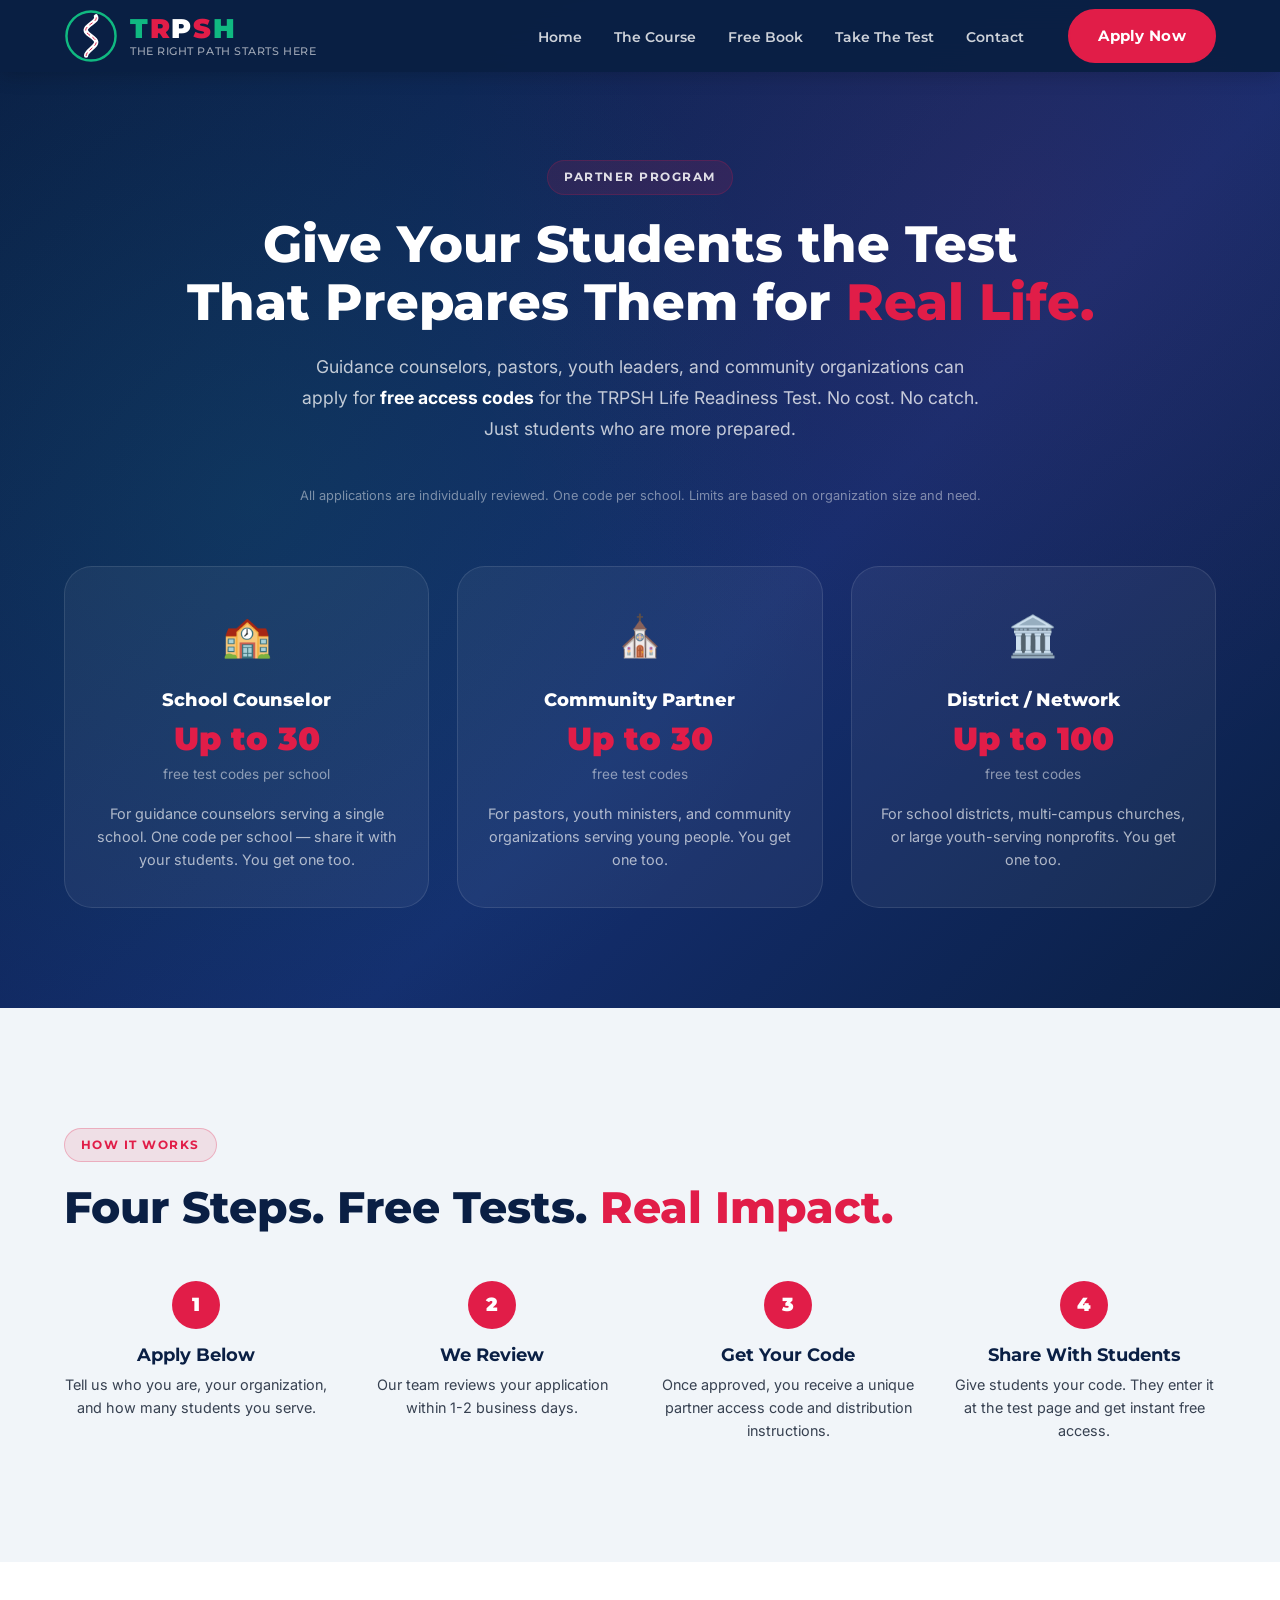
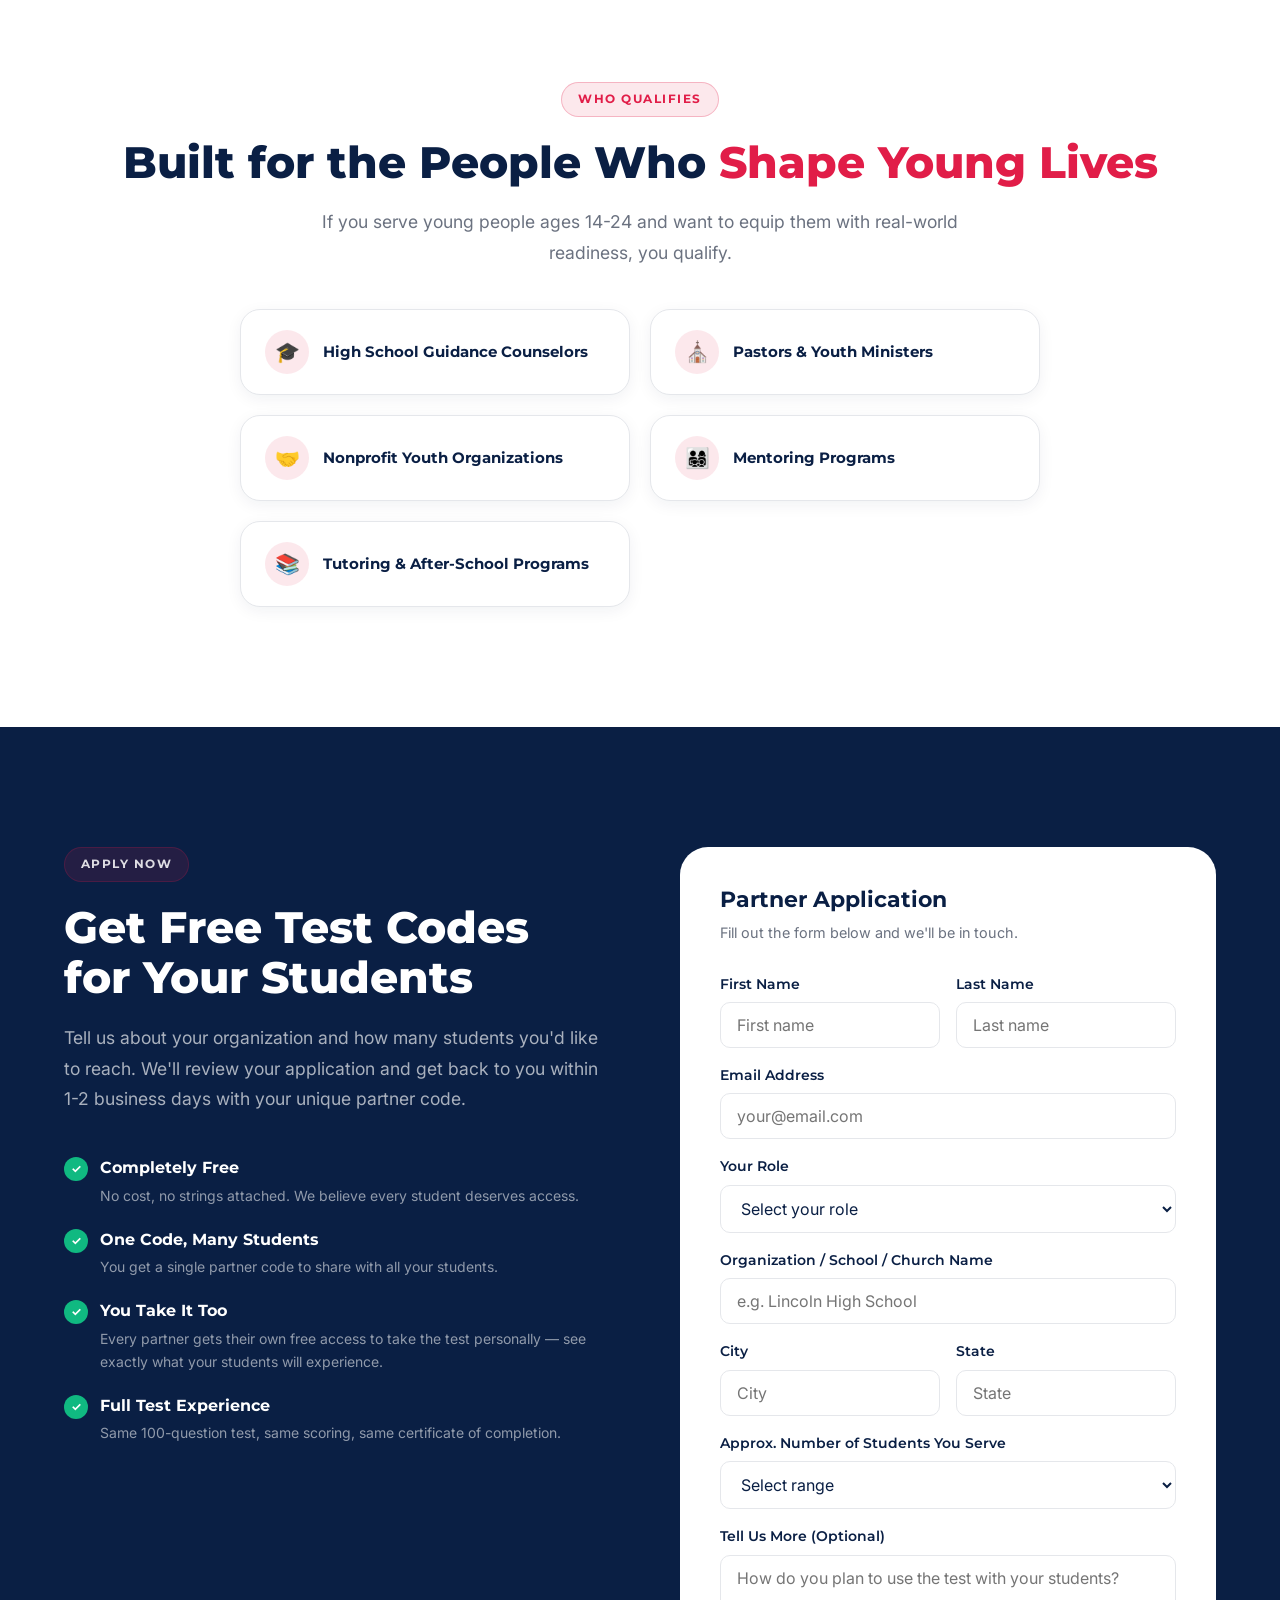
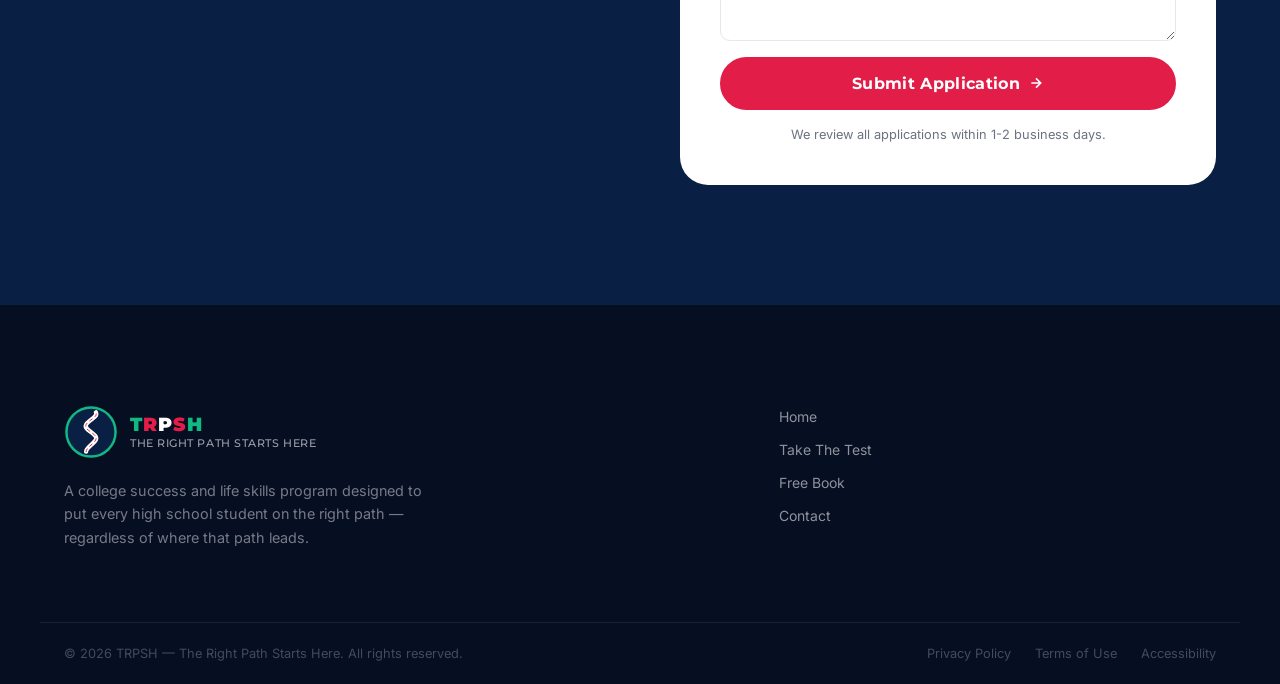
<file: partners.html>
<!DOCTYPE html>
<html lang="en">
<head>
  <meta charset="UTF-8">
  <meta name="viewport" content="width=device-width, initial-scale=1.0">
  <meta name="description" content="Guidance counselors, pastors, and community leaders — give your students free access to the TRPSH Life Readiness Test. Apply for 20–100 free test codes.">
  <title>Partner With TRPSH — Free Tests for Your Students | TRPSH</title>
  <link rel="icon" type="image/svg+xml" href="favicon.svg">
  <link rel="preconnect" href="https://fonts.googleapis.com">
  <link rel="preconnect" href="https://fonts.gstatic.com" crossorigin>
  <link href="https://fonts.googleapis.com/css2?family=Montserrat:ital,wght@0,400;0,600;0,700;0,800;0,900;1,400&family=Inter:wght@400;500;600&display=swap" rel="stylesheet">
  <link rel="stylesheet" href="css/style.css">
  <link rel="canonical" href="https://www.therightpathstartshere.com/partners.html" />
  <style>
    /* ─── Partner page specific ─── */
    .partner-hero {
      position: relative;
      background: linear-gradient(135deg, #0A1F44 0%, #142E6F 60%, #0A1F44 100%);
      padding: 160px 0 100px;
      text-align: center;
      overflow: hidden;
    }
    .partner-hero::before {
      content: '';
      position: absolute;
      inset: 0;
      background:
        radial-gradient(circle at 20% 50%, rgba(16,185,129,0.10) 0%, transparent 50%),
        radial-gradient(circle at 80% 20%, rgba(225,29,72,0.08) 0%, transparent 45%);
      pointer-events: none;
    }
    .partner-hero .container { position: relative; z-index: 1; }
    .partner-hero .section-sub { margin-left: auto; margin-right: auto; text-align: center; }

    .partner-tiers {
      display: grid;
      grid-template-columns: repeat(3, 1fr);
      gap: 28px;
      margin-top: 60px;
    }
    .tier-card {
      background: rgba(255,255,255,0.05);
      border: 1px solid rgba(255,255,255,0.1);
      border-radius: var(--radius-xl);
      padding: 36px 28px;
      text-align: center;
      transition: all 200ms ease;
    }
    .tier-card:hover {
      background: rgba(255,255,255,0.08);
      border-color: rgba(255,255,255,0.2);
      transform: translateY(-4px);
    }
    .tier-card__icon {
      font-size: 2.5rem;
      margin-bottom: 16px;
    }
    .tier-card__title {
      font-family: 'Montserrat', sans-serif;
      font-weight: 800;
      font-size: 1.15rem;
      color: var(--white);
      margin-bottom: 8px;
    }
    .tier-card__count {
      font-family: 'Montserrat', sans-serif;
      font-weight: 900;
      font-size: 2rem;
      color: var(--gold);
      line-height: 1;
      margin-bottom: 8px;
    }
    .tier-card__label {
      font-size: 0.85rem;
      color: rgba(255,255,255,0.5);
      margin-bottom: 16px;
    }
    .tier-card__desc {
      font-size: 0.9rem;
      color: rgba(255,255,255,0.65);
      line-height: 1.6;
    }

    /* ─── How It Works ─── */
    .how-steps {
      display: grid;
      grid-template-columns: repeat(4, 1fr);
      gap: 32px;
      margin-top: 48px;
    }
    .how-step {
      text-align: center;
      position: relative;
    }
    .how-step__num {
      display: inline-flex;
      align-items: center;
      justify-content: center;
      width: 48px;
      height: 48px;
      background: var(--gold);
      color: var(--white);
      font-family: 'Montserrat', sans-serif;
      font-weight: 900;
      font-size: 1.2rem;
      border-radius: 50%;
      margin-bottom: 16px;
    }
    .how-step h4 { margin-bottom: 8px; }
    .how-step p { font-size: 0.9rem; line-height: 1.6; }

    /* ─── Who Qualifies ─── */
    .qualify-grid {
      display: grid;
      grid-template-columns: repeat(2, 1fr);
      gap: 20px;
      margin-top: 40px;
      max-width: 800px;
      margin-left: auto;
      margin-right: auto;
    }
    .qualify-item {
      display: flex;
      align-items: center;
      gap: 14px;
      background: var(--white);
      border: 1px solid var(--border);
      border-radius: var(--radius-lg);
      padding: 20px 24px;
      box-shadow: 0 4px 16px rgba(10,31,68,0.06);
    }
    .qualify-item__icon {
      width: 44px;
      height: 44px;
      background: rgba(225,29,72,0.1);
      border-radius: 50%;
      display: flex;
      align-items: center;
      justify-content: center;
      font-size: 1.25rem;
      flex-shrink: 0;
    }
    .qualify-item__text {
      font-family: 'Montserrat', sans-serif;
      font-weight: 700;
      font-size: 0.95rem;
      color: var(--charcoal);
    }

    /* ─── Application Form ─── */
    .apply-section {
      background: var(--navy);
    }
    .apply-inner {
      display: grid;
      grid-template-columns: 1fr 1fr;
      gap: 80px;
      align-items: start;
    }
    .apply-content .section-sub { color: rgba(255,255,255,0.65); }
    .apply-benefit {
      display: flex;
      align-items: flex-start;
      gap: 12px;
      margin-bottom: 20px;
    }
    .apply-benefit__check {
      width: 24px;
      height: 24px;
      background: var(--teal);
      border-radius: 50%;
      display: flex;
      align-items: center;
      justify-content: center;
      color: var(--white);
      font-size: 0.75rem;
      font-weight: 700;
      flex-shrink: 0;
      margin-top: 2px;
    }
    .apply-benefit strong { color: var(--white); display: block; margin-bottom: 2px; font-family: 'Montserrat', sans-serif; }
    .apply-benefit p { color: rgba(255,255,255,0.55); font-size: 0.875rem; }
    .apply-form-wrap {
      background: var(--white);
      border-radius: var(--radius-xl);
      padding: 40px;
    }
    .apply-form-wrap h3 {
      margin-bottom: 8px;
      font-size: 1.4rem;
      color: var(--navy);
    }
    .apply-form-wrap .form-intro {
      font-size: 0.9rem;
      color: var(--gray-500);
      margin-bottom: 28px;
    }

    /* ─── Responsive ─── */
    @media (max-width: 1024px) {
      .partner-tiers { grid-template-columns: 1fr; max-width: 420px; margin-left: auto; margin-right: auto; }
      .how-steps { grid-template-columns: repeat(2, 1fr); }
      .apply-inner { grid-template-columns: 1fr; gap: 48px; }
    }
    @media (max-width: 768px) {
      .partner-hero { padding: 120px 0 80px; }
      .how-steps { grid-template-columns: 1fr; max-width: 340px; margin-left: auto; margin-right: auto; }
      .qualify-grid { grid-template-columns: 1fr; }
    }
    @media (max-width: 480px) {
      .apply-form-wrap { padding: 28px 24px; }
    }
  </style>
<script defer data-domain="trpsh-site.vercel.app" src="https://plausible.io/js/script.js"></script>
</head>
<body>

  <!-- ═══════════════════════════════════════════════
       NAVIGATION
  ═══════════════════════════════════════════════ -->
  <nav class="nav scrolled" id="nav">
    <div class="container nav__inner">
      <a href="index.html" class="nav__logo">
        <svg class="logo-icon" viewBox="0 0 44 44" fill="none" xmlns="http://www.w3.org/2000/svg" aria-hidden="true">
          <circle cx="22" cy="22" r="21" fill="#0A1F44"/>
          <circle cx="22" cy="22" r="20" stroke="#10B981" stroke-width="2"/>
          <path d="M18 38 C18 34, 28 30, 26 26 C24 22, 16 20, 18 16 C20 12, 28 10, 26 6" stroke="#FFFFFF" stroke-width="3.5" stroke-linecap="round" fill="none"/>
          <path d="M18 38 C18 34, 28 30, 26 26 C24 22, 16 20, 18 16 C20 12, 28 10, 26 6" stroke="#E11D48" stroke-width="0.8" stroke-linecap="round" stroke-dasharray="2.5 3" fill="none"/>
        </svg>
        <div class="logo-text">
          <span class="logo-wordmark"><span class="lc-t">T</span><span class="lc-r">R</span><span class="lc-p">P</span><span class="lc-s">S</span><span class="lc-h">H</span></span>
          <span class="logo-tagline">The Right Path Starts Here</span>
        </div>
      </a>
      <ul class="nav__links" id="navLinks">
        <li><a href="index.html" class="nav__link">Home</a></li>
        <li><a href="index.html#course" class="nav__link">The Course</a></li>
        <li><a href="index.html#book" class="nav__link">Free Book</a></li>
        <li><a href="quiz-landing.html" class="nav__link">Take The Test</a></li>
        <li><a href="index.html#contact" class="nav__link">Contact</a></li>
      </ul>
      <a href="#apply" class="btn btn--gold nav__cta">Apply Now</a>
      <button class="nav__hamburger" id="hamburger" aria-label="Open navigation menu">
        <span></span><span></span><span></span>
      </button>
    </div>
  </nav>

  <!-- ═══════════════════════════════════════════════
       HERO
  ═══════════════════════════════════════════════ -->
  <section class="partner-hero">
    <div class="container" data-animate>
      <div class="section-label section-label--light">Partner Program</div>
      <h1 class="section-title section-title--white" style="font-size: clamp(2rem, 4.5vw, 3.2rem);">Give Your Students the Test<br>That Prepares Them for <span class="text-gold">Real Life.</span></h1>
      <p class="section-sub section-sub--light" style="text-align: center; margin-left: auto; margin-right: auto;">Guidance counselors, pastors, youth leaders, and community organizations can apply for <strong style="color: var(--white);">free access codes</strong> for the TRPSH Life Readiness Test. No cost. No catch. Just students who are more prepared.</p>
      <p style="color: rgba(255,255,255,0.45); font-size: 0.8rem; margin-top: 16px; text-align: center;">All applications are individually reviewed. One code per school. Limits are based on organization size and need.</p>

      <div class="partner-tiers">
        <div class="tier-card" data-animate>
          <div class="tier-card__icon">🏫</div>
          <div class="tier-card__title">School Counselor</div>
          <div class="tier-card__count">Up to 30</div>
          <div class="tier-card__label">free test codes per school</div>
          <p class="tier-card__desc">For guidance counselors serving a single school. One code per school — share it with your students. You get one too.</p>
        </div>
        <div class="tier-card" data-animate>
          <div class="tier-card__icon">⛪</div>
          <div class="tier-card__title">Community Partner</div>
          <div class="tier-card__count">Up to 30</div>
          <div class="tier-card__label">free test codes</div>
          <p class="tier-card__desc">For pastors, youth ministers, and community organizations serving young people. You get one too.</p>
        </div>
        <div class="tier-card" data-animate>
          <div class="tier-card__icon">🏛️</div>
          <div class="tier-card__title">District / Network</div>
          <div class="tier-card__count">Up to 100</div>
          <div class="tier-card__label">free test codes</div>
          <p class="tier-card__desc">For school districts, multi-campus churches, or large youth-serving nonprofits. You get one too.</p>
        </div>
      </div>
    </div>
  </section>

  <!-- ═══════════════════════════════════════════════
       HOW IT WORKS
  ═══════════════════════════════════════════════ -->
  <section class="section section--cream" id="how">
    <div class="container">
      <div class="section-label" data-animate>How It Works</div>
      <h2 class="section-title" data-animate>Four Steps. Free Tests. <span class="text-gold">Real Impact.</span></h2>
      <div class="how-steps">
        <div class="how-step" data-animate>
          <div class="how-step__num">1</div>
          <h4>Apply Below</h4>
          <p>Tell us who you are, your organization, and how many students you serve.</p>
        </div>
        <div class="how-step" data-animate>
          <div class="how-step__num">2</div>
          <h4>We Review</h4>
          <p>Our team reviews your application within 1-2 business days.</p>
        </div>
        <div class="how-step" data-animate>
          <div class="how-step__num">3</div>
          <h4>Get Your Code</h4>
          <p>Once approved, you receive a unique partner access code and distribution instructions.</p>
        </div>
        <div class="how-step" data-animate>
          <div class="how-step__num">4</div>
          <h4>Share With Students</h4>
          <p>Give students your code. They enter it at the test page and get instant free access.</p>
        </div>
      </div>
    </div>
  </section>

  <!-- ═══════════════════════════════════════════════
       WHO QUALIFIES
  ═══════════════════════════════════════════════ -->
  <section class="section" id="qualify">
    <div class="container" style="text-align: center;">
      <div class="section-label" data-animate>Who Qualifies</div>
      <h2 class="section-title" data-animate>Built for the People Who <span class="text-gold">Shape Young Lives</span></h2>
      <p class="section-sub" data-animate style="margin-left: auto; margin-right: auto; text-align: center;">If you serve young people ages 14-24 and want to equip them with real-world readiness, you qualify.</p>
      <div class="qualify-grid" data-animate>
        <div class="qualify-item">
          <div class="qualify-item__icon">🎓</div>
          <span class="qualify-item__text">High School Guidance Counselors</span>
        </div>
        <div class="qualify-item">
          <div class="qualify-item__icon">⛪</div>
          <span class="qualify-item__text">Pastors &amp; Youth Ministers</span>
        </div>
        <div class="qualify-item">
          <div class="qualify-item__icon">🤝</div>
          <span class="qualify-item__text">Nonprofit Youth Organizations</span>
        </div>
        <div class="qualify-item">
          <div class="qualify-item__icon">👨‍👩‍👧‍👦</div>
          <span class="qualify-item__text">Mentoring Programs</span>
        </div>
        <div class="qualify-item">
          <div class="qualify-item__icon">📚</div>
          <span class="qualify-item__text">Tutoring &amp; After-School Programs</span>
        </div>
      </div>
    </div>
  </section>

  <!-- ═══════════════════════════════════════════════
       APPLICATION FORM
  ═══════════════════════════════════════════════ -->
  <section class="apply-section section" id="apply">
    <div class="container apply-inner">
      <div class="apply-content" data-animate>
        <div class="section-label section-label--light">Apply Now</div>
        <h2 class="section-title section-title--white">Get Free Test Codes<br>for Your Students</h2>
        <p class="section-sub">Tell us about your organization and how many students you'd like to reach. We'll review your application and get back to you within 1-2 business days with your unique partner code.</p>
        <div class="apply-benefits">
          <div class="apply-benefit">
            <span class="apply-benefit__check">&#10003;</span>
            <div>
              <strong>Completely Free</strong>
              <p>No cost, no strings attached. We believe every student deserves access.</p>
            </div>
          </div>
          <div class="apply-benefit">
            <span class="apply-benefit__check">&#10003;</span>
            <div>
              <strong>One Code, Many Students</strong>
              <p>You get a single partner code to share with all your students.</p>
            </div>
          </div>
          <div class="apply-benefit">
            <span class="apply-benefit__check">&#10003;</span>
            <div>
              <strong>You Take It Too</strong>
              <p>Every partner gets their own free access to take the test personally — see exactly what your students will experience.</p>
            </div>
          </div>
          <div class="apply-benefit">
            <span class="apply-benefit__check">&#10003;</span>
            <div>
              <strong>Full Test Experience</strong>
              <p>Same 100-question test, same scoring, same certificate of completion.</p>
            </div>
          </div>
        </div>
      </div>
      <div class="apply-form-wrap" data-animate>
        <h3>Partner Application</h3>
        <p class="form-intro">Fill out the form below and we'll be in touch.</p>
        <form id="partnerForm" novalidate>
          <div class="form-row">
            <div class="form-group">
              <label for="pFirstName">First Name</label>
              <input type="text" id="pFirstName" name="firstName" placeholder="First name" required>
            </div>
            <div class="form-group">
              <label for="pLastName">Last Name</label>
              <input type="text" id="pLastName" name="lastName" placeholder="Last name" required>
            </div>
          </div>
          <div class="form-group">
            <label for="pEmail">Email Address</label>
            <input type="email" id="pEmail" name="email" placeholder="your@email.com" required>
          </div>
          <div class="form-group">
            <label for="pRole">Your Role</label>
            <select id="pRole" name="role" required>
              <option value="">Select your role</option>
              <option value="counselor">Guidance Counselor</option>
              <option value="pastor">Pastor / Youth Minister</option>
              <option value="nonprofit">Nonprofit / Community Org Leader</option>
              <option value="mentor">Mentor / Tutor</option>
              <option value="other">Other</option>
            </select>
          </div>
          <div class="form-group">
            <label for="pOrg">Organization / School / Church Name</label>
            <input type="text" id="pOrg" name="organization" placeholder="e.g. Lincoln High School" required>
          </div>
          <div class="form-row">
            <div class="form-group">
              <label for="pCity">City</label>
              <input type="text" id="pCity" name="city" placeholder="City" required>
            </div>
            <div class="form-group">
              <label for="pState">State</label>
              <input type="text" id="pState" name="state" placeholder="State" required>
            </div>
          </div>
          <div class="form-group">
            <label for="pStudents">Approx. Number of Students You Serve</label>
            <select id="pStudents" name="students" required>
              <option value="">Select range</option>
              <option value="1-20">1 - 20 students</option>
              <option value="21-50">21 - 50 students</option>
              <option value="51-100">51 - 100 students</option>
              <option value="100+">100+ students</option>
            </select>
          </div>
          <div class="form-group">
            <label for="pMessage">Tell Us More (Optional)</label>
            <textarea id="pMessage" name="message" rows="3" placeholder="How do you plan to use the test with your students?"></textarea>
          </div>
          <button type="submit" class="btn btn--gold btn--lg btn--full">
            Submit Application
            <svg width="16" height="16" viewBox="0 0 24 24" fill="none" stroke="currentColor" stroke-width="2.5" aria-hidden="true"><path d="M5 12h14M12 5l7 7-7 7"/></svg>
          </button>
          <p class="form__note">We review all applications within 1-2 business days.</p>
        </form>
        <div id="partnerFormSuccess" style="display: none; text-align: center; padding: 48px 32px;">
          <div class="success-icon" style="width: 60px; height: 60px; background: var(--teal); color: var(--white); border-radius: 50%; font-size: 1.5rem; display: flex; align-items: center; justify-content: center; margin: 0 auto 20px; font-weight: 700;">&#10003;</div>
          <h3 style="color: var(--navy); margin-bottom: 10px;">Application Received!</h3>
          <p>We'll review your application and get back to you within 1-2 business days with your unique partner access code. Thank you for investing in your students' futures.</p>
        </div>
      </div>
    </div>
  </section>

  <!-- ═══════════════════════════════════════════════
       FOOTER
  ═══════════════════════════════════════════════ -->
  <footer class="footer">
    <div class="container footer__inner">
      <div class="footer__brand">
        <a href="index.html" class="nav__logo nav__logo--footer">
          <svg class="logo-icon" viewBox="0 0 44 44" fill="none" xmlns="http://www.w3.org/2000/svg" aria-hidden="true">
            <circle cx="22" cy="22" r="21" fill="#0A1F44"/>
            <circle cx="22" cy="22" r="20" stroke="#10B981" stroke-width="2"/>
            <path d="M18 38 C18 34, 28 30, 26 26 C24 22, 16 20, 18 16 C20 12, 28 10, 26 6" stroke="#FFFFFF" stroke-width="3.5" stroke-linecap="round" fill="none"/>
            <path d="M18 38 C18 34, 28 30, 26 26 C24 22, 16 20, 18 16 C20 12, 28 10, 26 6" stroke="#E11D48" stroke-width="0.8" stroke-linecap="round" stroke-dasharray="2.5 3" fill="none"/>
          </svg>
          <div class="logo-text">
            <span class="logo-wordmark"><span class="lc-t">T</span><span class="lc-r">R</span><span class="lc-p">P</span><span class="lc-s">S</span><span class="lc-h">H</span></span>
            <span class="logo-tagline">The Right Path Starts Here</span>
          </div>
        </a>
        <p class="footer__brand-desc">A college success and life skills program designed to put every high school student on the right path — regardless of where that path leads.</p>
      </div>
      <div class="footer__links" style="display: flex; flex-direction: column; gap: 10px;">
        <a href="index.html" style="font-size: 0.875rem; color: rgba(255,255,255,0.55); transition: color 0.25s;">Home</a>
        <a href="quiz-landing.html" style="font-size: 0.875rem; color: rgba(255,255,255,0.55); transition: color 0.25s;">Take The Test</a>
        <a href="index.html#book" style="font-size: 0.875rem; color: rgba(255,255,255,0.55); transition: color 0.25s;">Free Book</a>
        <a href="index.html#contact" style="font-size: 0.875rem; color: rgba(255,255,255,0.55); transition: color 0.25s;">Contact</a>
      </div>
    </div>
    <div class="footer__bottom">
      <div class="container footer__bottom-inner">
        <p>&copy; 2026 TRPSH &mdash; The Right Path Starts Here. All rights reserved.</p>
        <div class="footer__legal">
          <a href="privacy.html">Privacy Policy</a>
          <a href="terms.html">Terms of Use</a>
          <a href="accessibility.html">Accessibility</a>
        </div>
      </div>
    </div>
  </footer>

  <script>
    document.addEventListener('DOMContentLoaded', () => {

      /* ─── Mobile Nav ─── */
      const hamburger = document.getElementById('hamburger');
      const navLinks  = document.getElementById('navLinks');

      hamburger.addEventListener('click', () => {
        const isOpen = navLinks.classList.toggle('mobile-open');
        hamburger.classList.toggle('open', isOpen);
        hamburger.setAttribute('aria-label', isOpen ? 'Close navigation' : 'Open navigation menu');
        document.body.style.overflow = isOpen ? 'hidden' : '';
      });

      navLinks.querySelectorAll('a').forEach(link => {
        link.addEventListener('click', () => {
          navLinks.classList.remove('mobile-open');
          hamburger.classList.remove('open');
          document.body.style.overflow = '';
        });
      });

      /* ─── Smooth scroll ─── */
      document.querySelectorAll('a[href^="#"]').forEach(anchor => {
        anchor.addEventListener('click', e => {
          const target = document.querySelector(anchor.getAttribute('href'));
          if (!target) return;
          e.preventDefault();
          const offset = 80;
          const top = target.getBoundingClientRect().top + window.scrollY - offset;
          window.scrollTo({ top, behavior: 'smooth' });
        });
      });

      /* ─── Scroll Animations ─── */
      const animObserver = new IntersectionObserver((entries) => {
        entries.forEach(entry => {
          if (entry.isIntersecting) {
            entry.target.classList.add('in-view');
            animObserver.unobserve(entry.target);
          }
        });
      }, { threshold: 0.12, rootMargin: '0px 0px -40px 0px' });

      document.querySelectorAll('[data-animate]').forEach((el, i) => {
        el.style.transitionDelay = `${(i % 4) * 0.08}s`;
        animObserver.observe(el);
      });

      /* ─── Partner Form ─── */
      const form    = document.getElementById('partnerForm');
      const success = document.getElementById('partnerFormSuccess');

      if (form) {
        form.addEventListener('submit', e => {
          e.preventDefault();

          let valid = true;
          form.querySelectorAll('[required]').forEach(field => {
            field.classList.remove('error');
            if (!field.value.trim()) {
              field.classList.add('error');
              valid = false;
            } else if (field.type === 'email' && !/^[^\s@]+@[^\s@]+\.[^\s@]+$/.test(field.value)) {
              field.classList.add('error');
              valid = false;
            }
          });

          if (!valid) {
            const firstError = form.querySelector('.error');
            if (firstError) firstError.focus();
            return;
          }

          const btn = form.querySelector('button[type="submit"]');
          btn.textContent = 'Submitting...';
          btn.disabled = true;

          setTimeout(() => {
            form.style.display = 'none';
            success.style.display = 'block';
          }, 1200);
        });
      }

      /* Clear error on input */
      document.querySelectorAll('input, textarea, select').forEach(field => {
        field.addEventListener('input', () => field.classList.remove('error'));
      });

    });
  </script>
</body>
</html>
</file>
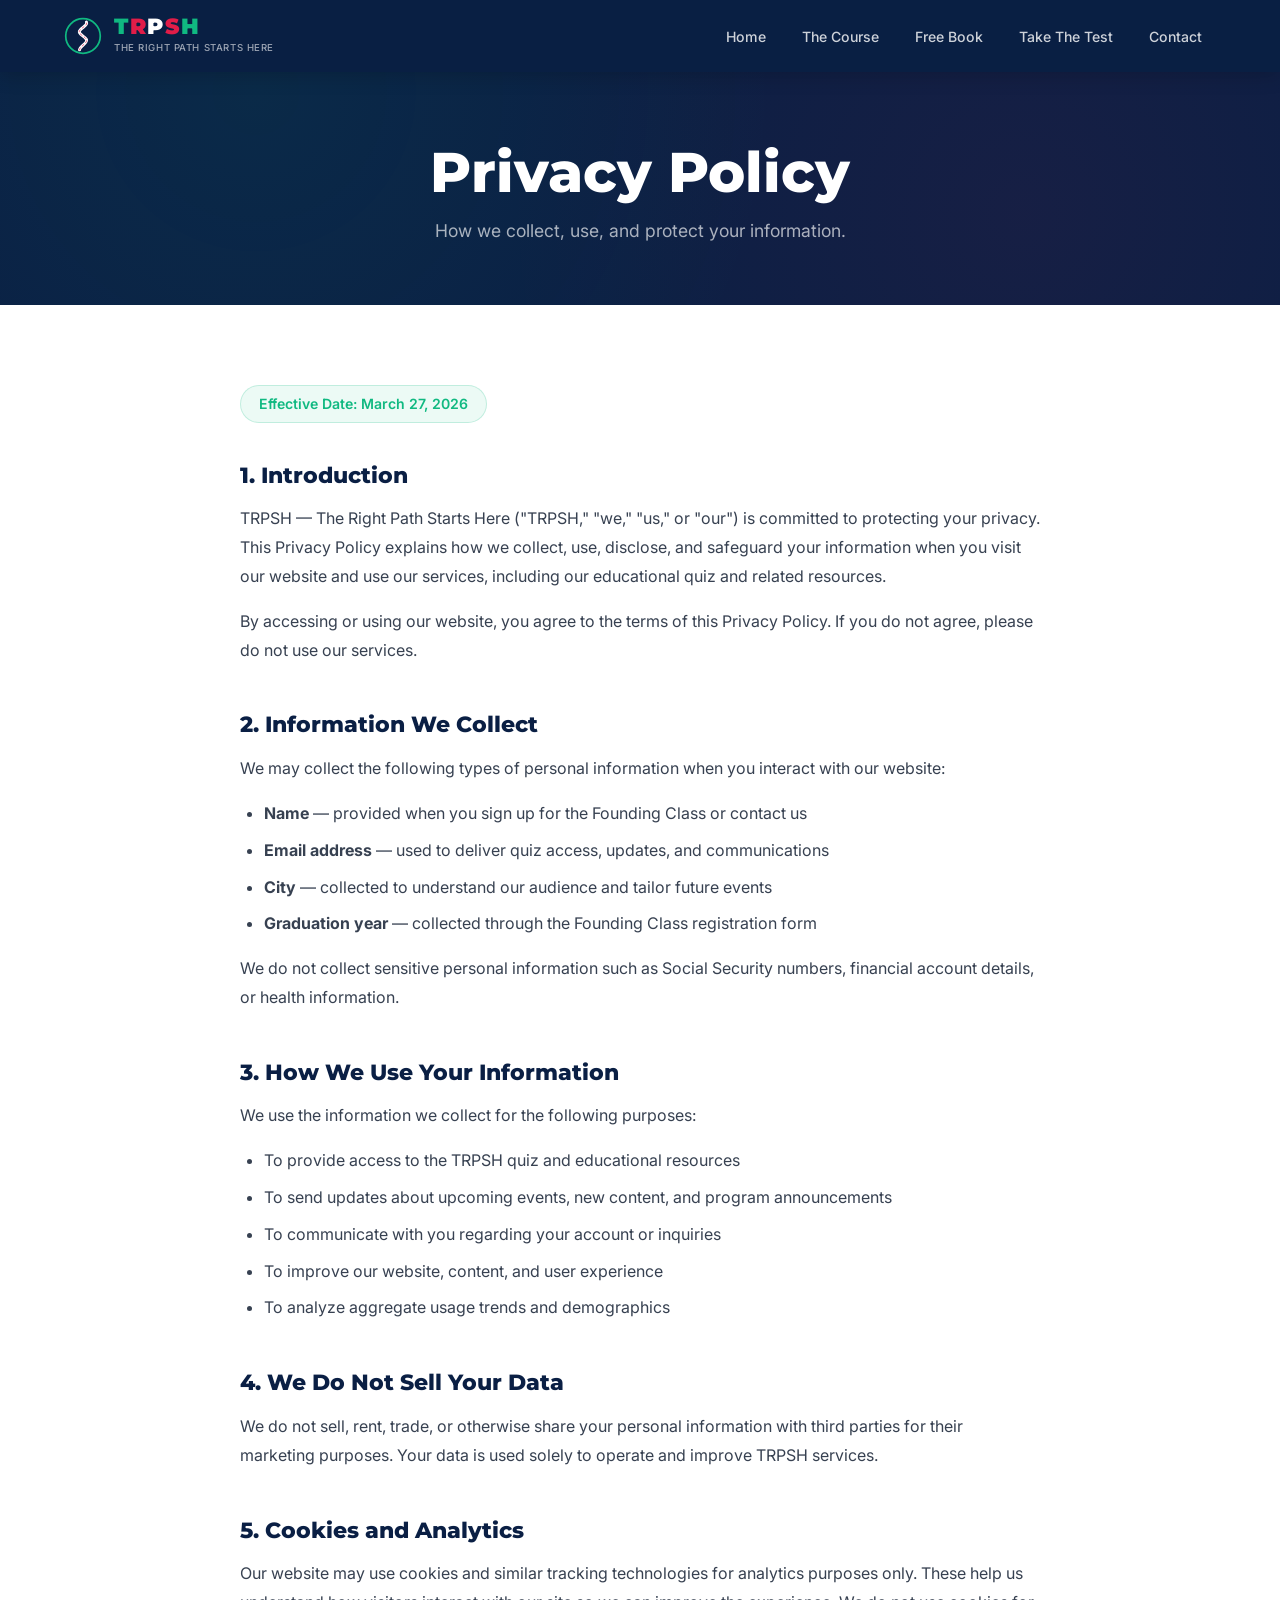
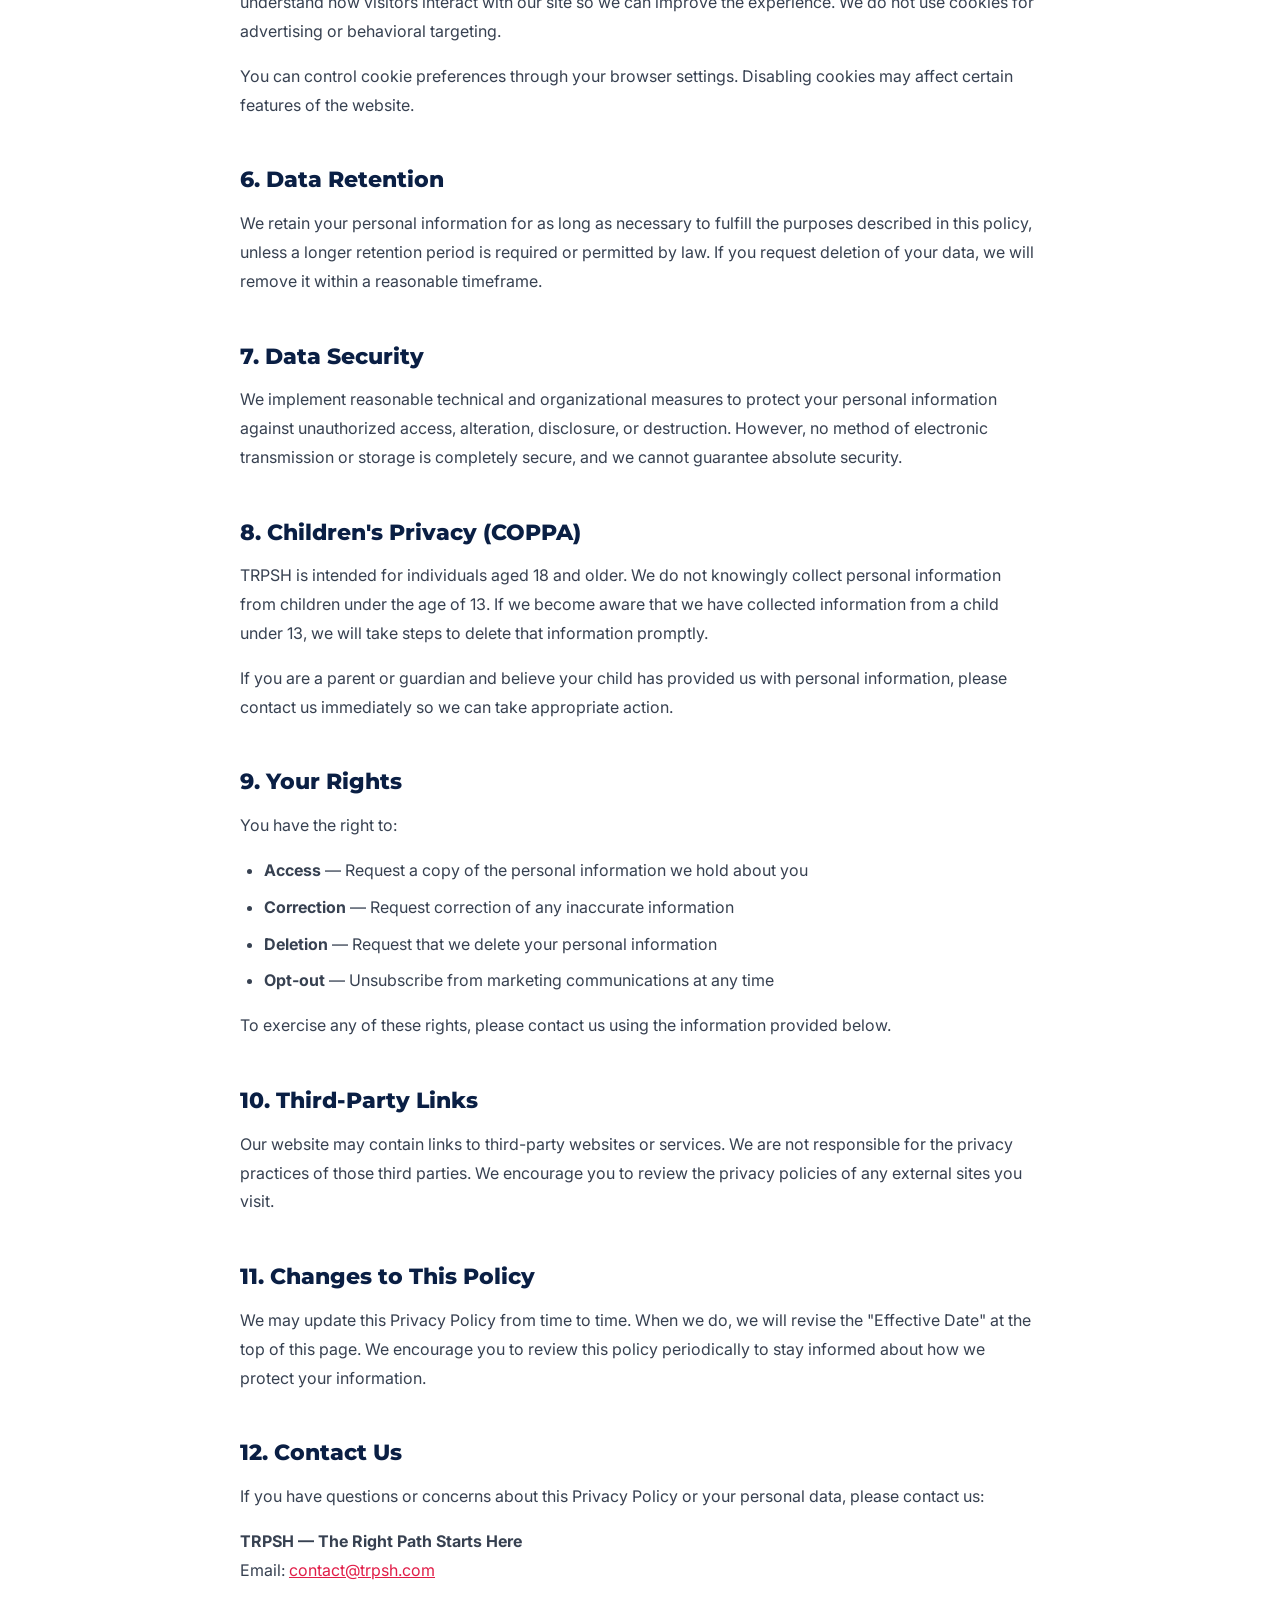
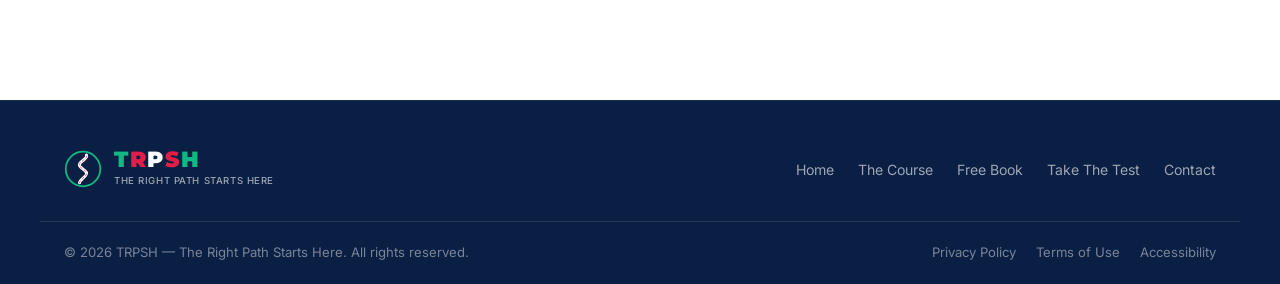
<file: privacy.html>
<!DOCTYPE html>
<html lang="en">
<head>
  <meta charset="UTF-8">
  <meta name="viewport" content="width=device-width, initial-scale=1.0">
  <meta name="description" content="Privacy Policy for TRPSH — The Right Path Starts Here. Learn how we collect, use, and protect your personal information.">
  <title>Privacy Policy | TRPSH</title>
  <link rel="icon" type="image/svg+xml" href="favicon.svg">
  <link rel="preconnect" href="https://fonts.googleapis.com">
  <link rel="preconnect" href="https://fonts.gstatic.com" crossorigin>
  <link href="https://fonts.googleapis.com/css2?family=Montserrat:ital,wght@0,400;0,600;0,700;0,800;0,900;1,400&family=Inter:wght@400;500;600&display=swap" rel="stylesheet">
  <style>
    *, *::before, *::after { box-sizing: border-box; margin: 0; padding: 0; }

    :root {
      --navy:       #0A1F44;
      --navy-mid:   #142E6F;
      --gold:       #E11D48;
      --gold-dark:  #BE123C;
      --teal:       #10B981;
      --teal-dark:  #059669;
      --cream:      #F1F5F9;
      --white:      #FFFFFF;
      --charcoal:   #0A1F44;
      --gray-700:   #374151;
      --gray-500:   #6B7280;
      --gray-300:   #D1D5DB;
      --gray-100:   #F3F4F6;
      --border:     #E5E7EB;
      --shadow-sm:  0 1px 3px rgba(0,0,0,.08), 0 1px 2px rgba(0,0,0,.06);
      --shadow-md:  0 4px 16px rgba(0,0,0,.10);
      --shadow-lg:  0 12px 40px rgba(0,0,0,.14);
      --radius:     12px;
      --radius-lg:  20px;
      --radius-xl:  28px;
      --transition: 0.25s cubic-bezier(0.4,0,0.2,1);
    }

    html { scroll-behavior: smooth; font-size: 16px; }

    body {
      font-family: 'Inter', -apple-system, BlinkMacSystemFont, sans-serif;
      color: #0F172A;
      background: var(--white);
      line-height: 1.65;
      -webkit-font-smoothing: antialiased;
    }

    img, svg { display: block; max-width: 100%; }
    a { text-decoration: none; color: inherit; }
    ul { list-style: none; }
    button { cursor: pointer; border: none; background: none; font-family: inherit; }

    h1, h2, h3, h4, h5, h6 {
      font-family: 'Montserrat', sans-serif;
      font-weight: 800;
      line-height: 1.15;
      color: var(--charcoal);
    }
    h1 { font-size: clamp(2.2rem, 5vw, 3.5rem); }
    h2 { font-size: clamp(1.8rem, 3.5vw, 2.75rem); }
    h3 { font-size: clamp(1.25rem, 2vw, 1.6rem); font-weight: 700; }
    h4 { font-size: 1.1rem; font-weight: 700; }
    p  { color: var(--gray-700); }

    .text-gold { color: var(--gold); }
    .text-teal { color: var(--teal); }

    .container {
      width: 100%;
      max-width: 1200px;
      margin: 0 auto;
      padding: 0 24px;
    }

    /* ─── Animate on Scroll ─── */
    [data-animate] {
      opacity: 0;
      transform: translateY(28px);
      transition: opacity 0.6s ease, transform 0.6s ease;
    }
    [data-animate].in-view {
      opacity: 1;
      transform: none;
    }

    /* ════════════════════════════════════════════
       NAVIGATION
    ════════════════════════════════════════════ */
    .nav {
      position: fixed;
      top: 0; left: 0; right: 0;
      z-index: 1000;
      padding: 0;
      background: rgba(10,31,68,0.97);
      backdrop-filter: blur(16px);
      box-shadow: 0 2px 20px rgba(0,0,0,0.2);
      transition: background var(--transition), box-shadow var(--transition);
    }

    .nav__inner {
      display: flex;
      align-items: center;
      gap: 32px;
      height: 72px;
    }

    .nav__logo {
      display: flex;
      align-items: center;
      gap: 12px;
      flex-shrink: 0;
    }

    .logo-icon { width: 38px; height: 38px; }

    .logo-text { display: flex; flex-direction: column; }

    .logo-wordmark {
      font-family: 'Montserrat', sans-serif;
      font-weight: 900;
      font-size: 1.35rem;
      letter-spacing: 0.08em;
      line-height: 1;
    }
    .lc-t { color: #10B981; }
    .lc-r { color: #E11D48; }
    .lc-p { color: #FFFFFF; }
    .lc-s { color: #E11D48; }
    .lc-h { color: #10B981; }

    .logo-tagline {
      font-family: 'Inter', sans-serif;
      font-size: 0.6rem;
      font-weight: 500;
      letter-spacing: 0.06em;
      color: rgba(255,255,255,0.6);
      text-transform: uppercase;
      margin-top: 2px;
    }

    .nav__links {
      display: flex;
      align-items: center;
      gap: 8px;
      margin-left: auto;
    }

    .nav__link {
      font-family: 'Inter', sans-serif;
      font-size: 0.88rem;
      font-weight: 500;
      color: rgba(255,255,255,0.8);
      padding: 8px 14px;
      border-radius: 8px;
      transition: color var(--transition), background var(--transition);
    }
    .nav__link:hover {
      color: var(--white);
      background: rgba(255,255,255,0.08);
    }

    .nav__hamburger {
      display: none;
      flex-direction: column;
      gap: 5px;
      padding: 8px;
      margin-left: auto;
    }
    .nav__hamburger span {
      display: block;
      width: 24px;
      height: 2px;
      background: var(--white);
      border-radius: 2px;
      transition: transform 0.3s ease, opacity 0.3s ease;
    }
    .nav__hamburger.open span:nth-child(1) { transform: translateY(7px) rotate(45deg); }
    .nav__hamburger.open span:nth-child(2) { opacity: 0; }
    .nav__hamburger.open span:nth-child(3) { transform: translateY(-7px) rotate(-45deg); }

    /* ════════════════════════════════════════════
       HERO — PAGE HEADER
    ════════════════════════════════════════════ */
    .page-hero {
      position: relative;
      background: var(--navy);
      padding: 140px 0 60px;
      overflow: hidden;
      text-align: center;
    }

    .page-hero__bg {
      position: absolute;
      inset: 0;
      background:
        radial-gradient(circle at 20% 30%, rgba(16,185,129,0.07) 0%, transparent 50%),
        radial-gradient(circle at 80% 70%, rgba(225,29,72,0.06) 0%, transparent 50%);
      pointer-events: none;
    }

    .page-hero__inner {
      position: relative;
      z-index: 1;
    }

    .page-hero h1 {
      color: var(--white);
      margin-bottom: 12px;
    }

    .page-hero p {
      font-size: 1.1rem;
      color: rgba(255,255,255,0.65);
      max-width: 600px;
      margin: 0 auto;
    }

    /* ════════════════════════════════════════════
       LEGAL CONTENT
    ════════════════════════════════════════════ */
    .legal {
      padding: 80px 0 100px;
    }

    .legal__content {
      max-width: 800px;
      margin: 0 auto;
    }

    .legal__effective {
      display: inline-block;
      font-size: 0.88rem;
      font-weight: 600;
      color: var(--teal);
      background: rgba(16,185,129,0.08);
      border: 1px solid rgba(16,185,129,0.2);
      border-radius: 100px;
      padding: 6px 18px;
      margin-bottom: 40px;
    }

    .legal__content h2 {
      font-size: 1.4rem;
      margin-top: 48px;
      margin-bottom: 16px;
      color: var(--navy);
    }

    .legal__content h2:first-of-type {
      margin-top: 0;
    }

    .legal__content p {
      margin-bottom: 16px;
      line-height: 1.8;
    }

    .legal__content ul {
      list-style: disc;
      padding-left: 24px;
      margin-bottom: 16px;
    }

    .legal__content ul li {
      color: var(--gray-700);
      line-height: 1.8;
      margin-bottom: 8px;
    }

    .legal__content a {
      color: var(--gold);
      text-decoration: underline;
      transition: color 0.2s ease;
    }
    .legal__content a:hover {
      color: var(--gold-dark);
    }

    /* ════════════════════════════════════════════
       FOOTER
    ════════════════════════════════════════════ */
    .footer {
      background: var(--navy);
      padding: 48px 0 0;
      border-top: 1px solid rgba(255,255,255,0.06);
    }

    .footer__inner {
      display: flex;
      align-items: center;
      justify-content: space-between;
      gap: 24px;
      padding-bottom: 32px;
      border-bottom: 1px solid rgba(255,255,255,0.1);
    }

    .footer .nav__logo { gap: 12px; }

    .footer__links {
      display: flex;
      gap: 24px;
    }
    .footer__link {
      font-size: 0.88rem;
      color: rgba(255,255,255,0.6);
      transition: color 0.2s ease;
    }
    .footer__link:hover { color: var(--white); }

    .footer__bottom {
      padding: 20px 0;
    }
    .footer__bottom-inner {
      display: flex;
      align-items: center;
      justify-content: space-between;
    }
    .footer__bottom p {
      font-size: 0.82rem;
      color: rgba(255,255,255,0.45);
    }
    .footer__legal {
      display: flex;
      gap: 20px;
    }
    .footer__legal a {
      font-size: 0.82rem;
      color: rgba(255,255,255,0.45);
      transition: color 0.2s ease;
    }
    .footer__legal a:hover { color: rgba(255,255,255,0.8); }

    /* ════════════════════════════════════════════
       RESPONSIVE
    ════════════════════════════════════════════ */
    @media (max-width: 768px) {
      .nav__links { display: none; }
      .nav__hamburger { display: flex; }

      .nav__links.mobile-open {
        display: flex;
        flex-direction: column;
        position: fixed;
        top: 72px;
        left: 0; right: 0; bottom: 0;
        background: var(--navy);
        padding: 32px 24px;
        gap: 8px;
        z-index: 999;
      }
      .nav__links.mobile-open .nav__link {
        font-size: 1.1rem;
        padding: 14px 16px;
      }

      .page-hero { padding: 120px 0 48px; }

      .legal { padding: 48px 0 72px; }

      .footer__inner {
        flex-direction: column;
        text-align: center;
      }
      .footer__links { flex-wrap: wrap; justify-content: center; }
      .footer__bottom-inner {
        flex-direction: column;
        gap: 12px;
        text-align: center;
      }
    }
  </style>
<script defer data-domain="trpsh-site.vercel.app" src="https://plausible.io/js/script.js"></script>
</head>
<body>

  <!-- ═══════════════════════════════════════════════
       NAVIGATION
  ═══════════════════════════════════════════════ -->
  <nav class="nav" id="nav">
    <div class="container nav__inner">
      <a href="index.html" class="nav__logo">
        <svg class="logo-icon" viewBox="0 0 44 44" fill="none" xmlns="http://www.w3.org/2000/svg" aria-hidden="true">
          <circle cx="22" cy="22" r="21" fill="#0A1F44"/>
          <circle cx="22" cy="22" r="20" stroke="#10B981" stroke-width="2"/>
          <path d="M18 38 C18 34, 28 30, 26 26 C24 22, 16 20, 18 16 C20 12, 28 10, 26 6" stroke="#FFFFFF" stroke-width="3.5" stroke-linecap="round" fill="none"/>
          <path d="M18 38 C18 34, 28 30, 26 26 C24 22, 16 20, 18 16 C20 12, 28 10, 26 6" stroke="#E11D48" stroke-width="0.8" stroke-linecap="round" stroke-dasharray="2.5 3" fill="none"/>
        </svg>
        <div class="logo-text">
          <span class="logo-wordmark"><span class="lc-t">T</span><span class="lc-r">R</span><span class="lc-p">P</span><span class="lc-s">S</span><span class="lc-h">H</span></span>
          <span class="logo-tagline">The Right Path Starts Here</span>
        </div>
      </a>
      <ul class="nav__links" id="navLinks">
        <li><a href="index.html" class="nav__link">Home</a></li>
        <li><a href="index.html#course" class="nav__link">The Course</a></li>
        <li><a href="index.html#book" class="nav__link">Free Book</a></li>
        <li><a href="quiz.html" class="nav__link">Take The Test</a></li>
        <li><a href="index.html#contact" class="nav__link">Contact</a></li>
      </ul>
      <button class="nav__hamburger" id="hamburger" aria-label="Open navigation menu">
        <span></span><span></span><span></span>
      </button>
    </div>
  </nav>

  <!-- ═══════════════════════════════════════════════
       PAGE HERO
  ═══════════════════════════════════════════════ -->
  <section class="page-hero">
    <div class="page-hero__bg" aria-hidden="true"></div>
    <div class="container page-hero__inner" data-animate>
      <h1>Privacy Policy</h1>
      <p>How we collect, use, and protect your information.</p>
    </div>
  </section>

  <!-- ═══════════════════════════════════════════════
       PRIVACY POLICY CONTENT
  ═══════════════════════════════════════════════ -->
  <section class="legal">
    <div class="container">
      <div class="legal__content" data-animate>
        <span class="legal__effective">Effective Date: March 27, 2026</span>

        <h2>1. Introduction</h2>
        <p>TRPSH — The Right Path Starts Here ("TRPSH," "we," "us," or "our") is committed to protecting your privacy. This Privacy Policy explains how we collect, use, disclose, and safeguard your information when you visit our website and use our services, including our educational quiz and related resources.</p>
        <p>By accessing or using our website, you agree to the terms of this Privacy Policy. If you do not agree, please do not use our services.</p>

        <h2>2. Information We Collect</h2>
        <p>We may collect the following types of personal information when you interact with our website:</p>
        <ul>
          <li><strong>Name</strong> — provided when you sign up for the Founding Class or contact us</li>
          <li><strong>Email address</strong> — used to deliver quiz access, updates, and communications</li>
          <li><strong>City</strong> — collected to understand our audience and tailor future events</li>
          <li><strong>Graduation year</strong> — collected through the Founding Class registration form</li>
        </ul>
        <p>We do not collect sensitive personal information such as Social Security numbers, financial account details, or health information.</p>

        <h2>3. How We Use Your Information</h2>
        <p>We use the information we collect for the following purposes:</p>
        <ul>
          <li>To provide access to the TRPSH quiz and educational resources</li>
          <li>To send updates about upcoming events, new content, and program announcements</li>
          <li>To communicate with you regarding your account or inquiries</li>
          <li>To improve our website, content, and user experience</li>
          <li>To analyze aggregate usage trends and demographics</li>
        </ul>

        <h2>4. We Do Not Sell Your Data</h2>
        <p>We do not sell, rent, trade, or otherwise share your personal information with third parties for their marketing purposes. Your data is used solely to operate and improve TRPSH services.</p>

        <h2>5. Cookies and Analytics</h2>
        <p>Our website may use cookies and similar tracking technologies for analytics purposes only. These help us understand how visitors interact with our site so we can improve the experience. We do not use cookies for advertising or behavioral targeting.</p>
        <p>You can control cookie preferences through your browser settings. Disabling cookies may affect certain features of the website.</p>

        <h2>6. Data Retention</h2>
        <p>We retain your personal information for as long as necessary to fulfill the purposes described in this policy, unless a longer retention period is required or permitted by law. If you request deletion of your data, we will remove it within a reasonable timeframe.</p>

        <h2>7. Data Security</h2>
        <p>We implement reasonable technical and organizational measures to protect your personal information against unauthorized access, alteration, disclosure, or destruction. However, no method of electronic transmission or storage is completely secure, and we cannot guarantee absolute security.</p>

        <h2>8. Children's Privacy (COPPA)</h2>
        <p>TRPSH is intended for individuals aged 18 and older. We do not knowingly collect personal information from children under the age of 13. If we become aware that we have collected information from a child under 13, we will take steps to delete that information promptly.</p>
        <p>If you are a parent or guardian and believe your child has provided us with personal information, please contact us immediately so we can take appropriate action.</p>

        <h2>9. Your Rights</h2>
        <p>You have the right to:</p>
        <ul>
          <li><strong>Access</strong> — Request a copy of the personal information we hold about you</li>
          <li><strong>Correction</strong> — Request correction of any inaccurate information</li>
          <li><strong>Deletion</strong> — Request that we delete your personal information</li>
          <li><strong>Opt-out</strong> — Unsubscribe from marketing communications at any time</li>
        </ul>
        <p>To exercise any of these rights, please contact us using the information provided below.</p>

        <h2>10. Third-Party Links</h2>
        <p>Our website may contain links to third-party websites or services. We are not responsible for the privacy practices of those third parties. We encourage you to review the privacy policies of any external sites you visit.</p>

        <h2>11. Changes to This Policy</h2>
        <p>We may update this Privacy Policy from time to time. When we do, we will revise the "Effective Date" at the top of this page. We encourage you to review this policy periodically to stay informed about how we protect your information.</p>

        <h2>12. Contact Us</h2>
        <p>If you have questions or concerns about this Privacy Policy or your personal data, please contact us:</p>
        <p><strong>TRPSH — The Right Path Starts Here</strong><br>
        Email: <a href="mailto:contact@trpsh.com">contact@trpsh.com</a></p>
      </div>
    </div>
  </section>

  <!-- ═══════════════════════════════════════════════
       FOOTER
  ═══════════════════════════════════════════════ -->
  <footer class="footer">
    <div class="container footer__inner">
      <a href="index.html" class="nav__logo">
        <svg class="logo-icon" viewBox="0 0 44 44" fill="none" xmlns="http://www.w3.org/2000/svg" aria-hidden="true">
          <circle cx="22" cy="22" r="21" fill="#0A1F44"/>
          <circle cx="22" cy="22" r="20" stroke="#10B981" stroke-width="2"/>
          <path d="M18 38 C18 34, 28 30, 26 26 C24 22, 16 20, 18 16 C20 12, 28 10, 26 6" stroke="#FFFFFF" stroke-width="3.5" stroke-linecap="round" fill="none"/>
          <path d="M18 38 C18 34, 28 30, 26 26 C24 22, 16 20, 18 16 C20 12, 28 10, 26 6" stroke="#E11D48" stroke-width="0.8" stroke-linecap="round" stroke-dasharray="2.5 3" fill="none"/>
        </svg>
        <div class="logo-text">
          <span class="logo-wordmark"><span class="lc-t">T</span><span class="lc-r">R</span><span class="lc-p">P</span><span class="lc-s">S</span><span class="lc-h">H</span></span>
          <span class="logo-tagline">The Right Path Starts Here</span>
        </div>
      </a>
      <div class="footer__links">
        <a href="index.html" class="footer__link">Home</a>
        <a href="index.html#course" class="footer__link">The Course</a>
        <a href="index.html#book" class="footer__link">Free Book</a>
        <a href="quiz.html" class="footer__link">Take The Test</a>
        <a href="index.html#contact" class="footer__link">Contact</a>
      </div>
    </div>
    <div class="footer__bottom">
      <div class="container footer__bottom-inner">
        <p>&copy; 2026 TRPSH &mdash; The Right Path Starts Here. All rights reserved.</p>
        <div class="footer__legal">
          <a href="privacy.html">Privacy Policy</a>
          <a href="terms.html">Terms of Use</a>
          <a href="accessibility.html">Accessibility</a>
        </div>
      </div>
    </div>
  </footer>

  <script>
    document.addEventListener('DOMContentLoaded', () => {
      /* ─── Mobile Nav ─── */
      const hamburger = document.getElementById('hamburger');
      const navLinks  = document.getElementById('navLinks');

      hamburger.addEventListener('click', () => {
        const isOpen = navLinks.classList.toggle('mobile-open');
        hamburger.classList.toggle('open', isOpen);
        hamburger.setAttribute('aria-label', isOpen ? 'Close navigation' : 'Open navigation menu');
        document.body.style.overflow = isOpen ? 'hidden' : '';
      });

      navLinks.querySelectorAll('a').forEach(link => {
        link.addEventListener('click', () => {
          navLinks.classList.remove('mobile-open');
          hamburger.classList.remove('open');
          document.body.style.overflow = '';
        });
      });

      /* ─── Scroll Animations (IntersectionObserver) ─── */
      const animObserver = new IntersectionObserver((entries) => {
        entries.forEach(entry => {
          if (entry.isIntersecting) {
            entry.target.classList.add('in-view');
            animObserver.unobserve(entry.target);
          }
        });
      }, { threshold: 0.12, rootMargin: '0px 0px -40px 0px' });

      document.querySelectorAll('[data-animate]').forEach((el, i) => {
        el.style.transitionDelay = `${(i % 4) * 0.08}s`;
        animObserver.observe(el);
      });
    });
  </script>
</body>
</html>
</file>
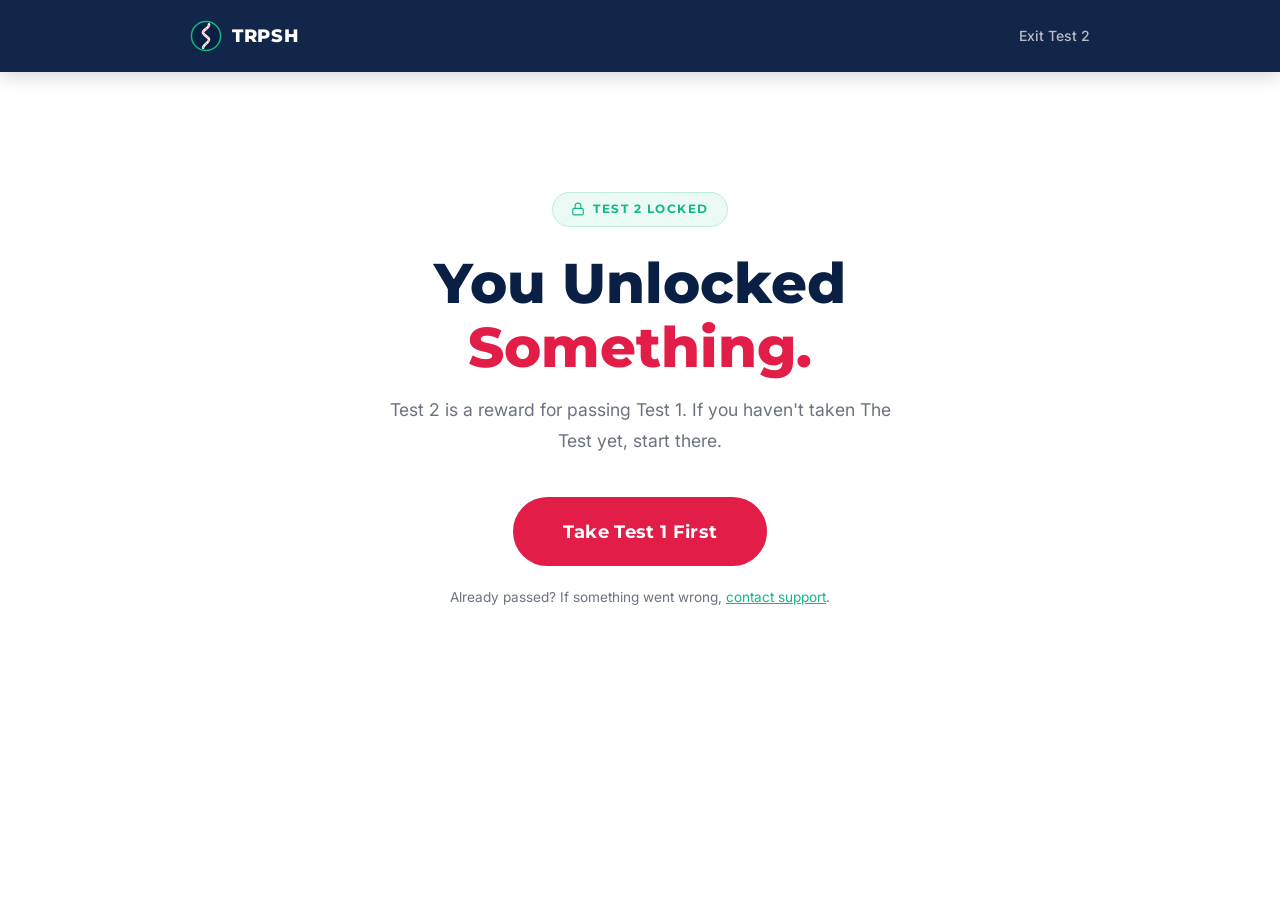
<file: quiz-2.html>
<!DOCTYPE html>
<html lang="en">
<head>
  <meta charset="UTF-8">
  <meta name="viewport" content="width=device-width, initial-scale=1.0">
  <meta name="description" content="You passed The Test. Now learn the science of attraction, persuasion, and human connection. 100 research-backed questions about courtship signals, body language, and social dynamics.">
  <title>Test 2 — The Signals | TRPSH</title>
  <link rel="icon" type="image/svg+xml" href="favicon.svg">
  <link rel="preconnect" href="https://fonts.googleapis.com">
  <link rel="preconnect" href="https://fonts.gstatic.com" crossorigin>
  <link href="https://fonts.googleapis.com/css2?family=Montserrat:ital,wght@0,400;0,600;0,700;0,800;0,900;1,400&family=Inter:wght@400;500;600&display=swap" rel="stylesheet">
  <style>
    /* ═══════════════════════════════════════════════
       TRPSH Quiz 2 Experience — Self-Contained Styles
    ═══════════════════════════════════════════════ */

    *, *::before, *::after { box-sizing: border-box; margin: 0; padding: 0; }

    :root {
      --navy:       #0A1F44;
      --navy-mid:   #142E6F;
      --gold:       #E11D48;
      --gold-dark:  #BE123C;
      --teal:       #10B981;
      --teal-dark:  #059669;
      --cream:      #F1F5F9;
      --white:      #FFFFFF;
      --charcoal:   #0A1F44;
      --gray-700:   #374151;
      --gray-500:   #6B7280;
      --gray-300:   #D1D5DB;
      --gray-100:   #F3F4F6;
      --border:     #E5E7EB;
      --shadow-sm:  0 1px 3px rgba(0,0,0,.08), 0 1px 2px rgba(0,0,0,.06);
      --shadow-md:  0 4px 16px rgba(0,0,0,.10);
      --shadow-lg:  0 12px 40px rgba(0,0,0,.14);
      --radius:     12px;
      --radius-lg:  20px;
      --radius-xl:  28px;
      --transition: 0.25s cubic-bezier(0.4,0,0.2,1);
      --green-bg:   rgba(16,185,129,0.12);
      --green-border: #10B981;
      --red-bg:     rgba(225,29,72,0.10);
      --red-border: #E11D48;
    }

    html { scroll-behavior: smooth; font-size: 16px; }

    body {
      font-family: 'Inter', -apple-system, BlinkMacSystemFont, sans-serif;
      color: #0F172A;
      background: var(--white);
      line-height: 1.65;
      -webkit-font-smoothing: antialiased;
      min-height: 100vh;
    }

    a { text-decoration: none; color: inherit; }
    ul { list-style: none; }
    button { cursor: pointer; border: none; background: none; font-family: inherit; }

    h1, h2, h3, h4, h5, h6 {
      font-family: 'Montserrat', sans-serif;
      font-weight: 800;
      line-height: 1.15;
      color: var(--charcoal);
    }
    h1 { font-size: clamp(2.2rem, 5vw, 3.5rem); }
    h2 { font-size: clamp(1.8rem, 3.5vw, 2.75rem); }
    h3 { font-size: clamp(1.25rem, 2vw, 1.6rem); font-weight: 700; }
    p  { color: var(--gray-700); }

    .text-gold { color: var(--gold); }

    /* ─── Navigation ─── */
    .quiz-nav {
      position: sticky;
      top: 0;
      z-index: 100;
      background: rgba(10,31,68,0.97);
      backdrop-filter: blur(16px);
      box-shadow: 0 2px 20px rgba(0,0,0,0.2);
      padding: 0 24px;
    }
    .quiz-nav__inner {
      max-width: 900px;
      margin: 0 auto;
      display: flex;
      align-items: center;
      justify-content: space-between;
      height: 72px;
    }
    .quiz-nav__logo {
      display: flex;
      align-items: center;
      gap: 10px;
      color: var(--white);
      font-family: 'Montserrat', sans-serif;
      font-weight: 800;
      font-size: 1.1rem;
      letter-spacing: 0.04em;
    }
    .quiz-nav__logo svg { width: 32px; height: 32px; }
    .quiz-nav__exit {
      color: rgba(255,255,255,0.7);
      font-family: 'Inter', sans-serif;
      font-size: 0.875rem;
      font-weight: 500;
      transition: color 0.15s ease;
    }
    .quiz-nav__exit:hover { color: var(--white); }

    /* ─── Shared Container ─── */
    .quiz-container {
      max-width: 760px;
      margin: 0 auto;
      padding: 0 24px;
    }

    /* ─── Screens ─── */
    .screen {
      display: none;
      opacity: 0;
      transition: opacity 0.35s ease;
    }
    .screen.active {
      display: block;
    }
    .screen.visible {
      opacity: 1;
    }

    /* ═══════════════════════════════════════════════
       START SCREEN
    ═══════════════════════════════════════════════ */
    .start {
      padding: 80px 0 100px;
      text-align: center;
    }
    .start__badge {
      display: inline-flex;
      align-items: center;
      gap: 8px;
      font-family: 'Montserrat', sans-serif;
      font-size: 0.78rem;
      font-weight: 700;
      letter-spacing: 0.12em;
      text-transform: uppercase;
      color: var(--teal);
      background: rgba(16,185,129,0.08);
      border: 1px solid rgba(16,185,129,0.2);
      border-radius: 100px;
      padding: 6px 18px;
      margin-bottom: 28px;
    }
    .start__title {
      margin-bottom: 20px;
    }
    .start__sub {
      font-size: 1.1rem;
      max-width: 620px;
      margin: 0 auto 48px;
      color: var(--gray-500);
      line-height: 1.75;
    }

    .start__categories {
      max-width: 520px;
      margin: 0 auto 48px;
      text-align: left;
    }
    .start__categories h3 {
      font-size: 1rem;
      margin-bottom: 16px;
      color: var(--charcoal);
    }
    .start__cat-item {
      display: flex;
      justify-content: space-between;
      align-items: center;
      padding: 10px 0;
      border-bottom: 1px solid var(--border);
      font-size: 0.95rem;
    }
    .start__cat-item:last-child { border-bottom: none; }
    .start__cat-name { color: var(--gray-700); }
    .start__cat-count {
      font-family: 'Montserrat', sans-serif;
      font-weight: 700;
      color: var(--charcoal);
      font-size: 0.85rem;
      background: var(--cream);
      border-radius: 100px;
      padding: 2px 12px;
    }

    .start__time {
      font-size: 0.9rem;
      color: var(--gray-500);
      margin-bottom: 32px;
    }
    .start__time svg {
      display: inline-block;
      vertical-align: -3px;
      margin-right: 6px;
    }

    .btn {
      display: inline-flex;
      align-items: center;
      justify-content: center;
      gap: 8px;
      font-family: 'Montserrat', sans-serif;
      font-weight: 700;
      font-size: 0.95rem;
      letter-spacing: 0.02em;
      border-radius: 100px;
      padding: 15px 36px;
      border: 2px solid transparent;
      transition: background-color 150ms ease, border-color 150ms ease, transform 150ms ease, box-shadow 150ms ease;
      white-space: nowrap;
    }
    .btn--gold {
      background: var(--gold);
      color: var(--white);
      border-color: var(--gold);
    }
    .btn--gold:hover {
      background: var(--gold-dark);
      border-color: var(--gold-dark);
      transform: translateY(-2px);
      box-shadow: 0 8px 24px rgba(225,29,72,0.35);
    }
    .btn--teal {
      background: transparent;
      color: var(--teal);
      border-color: var(--teal);
    }
    .btn--teal:hover {
      background: rgba(16,185,129,0.08);
      transform: translateY(-2px);
      box-shadow: 0 8px 24px rgba(16,185,129,0.25);
    }
    .btn--outline {
      background: transparent;
      color: var(--charcoal);
      border-color: var(--gray-300);
    }
    .btn--outline:hover {
      border-color: var(--charcoal);
      transform: translateY(-2px);
    }
    .btn--xl { padding: 18px 48px; font-size: 1.1rem; }
    .btn--lg { padding: 15px 36px; font-size: 0.95rem; }

    /* ═══════════════════════════════════════════════
       GATE SCREEN — Unlocked Badge
    ═══════════════════════════════════════════════ */
    .gate-badge {
      display: inline-flex;
      align-items: center;
      gap: 8px;
      font-family: 'Montserrat', sans-serif;
      font-size: 0.78rem;
      font-weight: 700;
      letter-spacing: 0.12em;
      text-transform: uppercase;
      color: var(--teal);
      background: rgba(16,185,129,0.08);
      border: 1px solid rgba(16,185,129,0.2);
      border-radius: 100px;
      padding: 6px 18px;
      margin-bottom: 24px;
    }
    .gate-badge svg {
      width: 14px;
      height: 14px;
    }

    /* ═══════════════════════════════════════════════
       QUIZ SCREEN
    ═══════════════════════════════════════════════ */
    .quiz {
      padding: 40px 0 80px;
    }

    /* Progress */
    .progress-wrap {
      margin-bottom: 32px;
    }
    .progress-label {
      display: flex;
      justify-content: space-between;
      align-items: center;
      margin-bottom: 8px;
    }
    .progress-label__text {
      font-family: 'Montserrat', sans-serif;
      font-weight: 700;
      font-size: 0.85rem;
      color: var(--charcoal);
    }
    .progress-label__count {
      font-size: 0.8rem;
      color: var(--gray-500);
      font-weight: 500;
    }
    .progress-bar {
      width: 100%;
      height: 6px;
      background: var(--gray-100);
      border-radius: 100px;
      overflow: hidden;
    }
    .progress-bar__fill {
      height: 100%;
      background: var(--gold);
      border-radius: 100px;
      transition: width 0.4s cubic-bezier(0.4,0,0.2,1);
      width: 0%;
    }

    /* Category badge */
    .category-badge {
      display: inline-block;
      font-family: 'Montserrat', sans-serif;
      font-size: 0.72rem;
      font-weight: 700;
      letter-spacing: 0.08em;
      text-transform: uppercase;
      color: var(--white);
      background: var(--teal);
      border-radius: 100px;
      padding: 5px 14px;
      margin-bottom: 20px;
    }

    /* Question */
    .question-text {
      font-family: 'Montserrat', sans-serif;
      font-weight: 800;
      font-size: clamp(1.15rem, 2.5vw, 1.45rem);
      line-height: 1.4;
      color: var(--charcoal);
      margin-bottom: 28px;
    }

    /* Answer choices */
    .choices {
      display: flex;
      flex-direction: column;
      gap: 12px;
      margin-bottom: 0;
    }
    .choice-btn {
      width: 100%;
      text-align: left;
      font-family: 'Inter', sans-serif;
      font-size: 0.95rem;
      font-weight: 500;
      line-height: 1.55;
      color: var(--charcoal);
      background: var(--white);
      border: 2px solid var(--border);
      border-radius: var(--radius);
      padding: 16px 20px;
      min-height: 54px;
      transition: border-color 0.15s ease, background-color 0.15s ease, transform 0.1s ease;
      cursor: pointer;
    }
    .choice-btn:hover:not(.choice-btn--disabled) {
      border-color: var(--gray-300);
      background: var(--gray-100);
    }
    .choice-btn:focus-visible {
      outline: 2px solid var(--gold);
      outline-offset: 2px;
    }
    .choice-btn--correct {
      border-color: var(--green-border) !important;
      background: var(--green-bg) !important;
    }
    .choice-btn--wrong {
      border-color: var(--red-border) !important;
      background: var(--red-bg) !important;
    }
    .choice-btn--disabled {
      cursor: default;
      pointer-events: none;
    }

    /* Explanation card */
    .explanation {
      max-height: 0;
      overflow: hidden;
      transition: max-height 0.45s cubic-bezier(0.4,0,0.2,1), opacity 0.35s ease, margin-top 0.35s ease;
      opacity: 0;
      margin-top: 0;
    }
    .explanation.show {
      max-height: 600px;
      opacity: 1;
      margin-top: 24px;
    }
    .explanation__card {
      background: var(--cream);
      border-radius: var(--radius);
      padding: 24px;
      border-left: 4px solid var(--teal);
    }
    .explanation__card--wrong {
      border-left-color: var(--gold);
    }
    .explanation__header {
      font-family: 'Montserrat', sans-serif;
      font-weight: 800;
      font-size: 1rem;
      margin-bottom: 8px;
    }
    .explanation__header--correct { color: var(--teal); }
    .explanation__header--wrong { color: var(--gold); }
    .explanation__text {
      font-size: 0.95rem;
      line-height: 1.7;
      color: var(--gray-700);
      margin-bottom: 10px;
    }
    .explanation__research {
      font-size: 0.82rem;
      font-style: italic;
      color: var(--gray-500);
      line-height: 1.6;
    }

    /* Next button */
    .next-wrap {
      max-height: 0;
      overflow: hidden;
      opacity: 0;
      transition: max-height 0.35s ease, opacity 0.3s ease, margin-top 0.3s ease;
      margin-top: 0;
    }
    .next-wrap.show {
      max-height: 80px;
      opacity: 1;
      margin-top: 20px;
    }
    .next-wrap .btn { width: 100%; }

    /* Ad space */
    .ad-space {
      max-height: 0;
      overflow: hidden;
      opacity: 0;
      transition: max-height 0.4s ease 0.1s, opacity 0.35s ease 0.15s, margin-top 0.35s ease;
      margin-top: 0;
    }
    .ad-space.show {
      max-height: 400px;
      opacity: 1;
      margin-top: 32px;
    }
    .ad-space__inner {
      border-top: 1px solid var(--border);
      padding-top: 24px;
    }
    .ad-space__box {
      min-height: 200px;
      border: 2px dashed var(--gray-300);
      border-radius: var(--radius);
      display: flex;
      align-items: center;
      justify-content: center;
      padding: 32px 24px;
      text-align: center;
    }
    .ad-space__placeholder {
      font-size: 0.88rem;
      font-style: italic;
      color: var(--gray-500);
      line-height: 1.7;
      max-width: 400px;
    }

    /* ═══════════════════════════════════════════════
       RESULTS SCREEN
    ═══════════════════════════════════════════════ */
    .results {
      padding: 60px 0 100px;
      text-align: center;
    }

    .results__score-ring {
      position: relative;
      width: 200px;
      height: 200px;
      margin: 0 auto 24px;
    }
    .results__score-ring svg {
      width: 200px;
      height: 200px;
      transform: rotate(-90deg);
    }
    .results__score-ring circle {
      fill: none;
      stroke-width: 10;
    }
    .results__ring-bg { stroke: var(--gray-100); }
    .results__ring-fill {
      stroke: var(--gold);
      stroke-linecap: round;
      stroke-dasharray: 565.48;
      stroke-dashoffset: 565.48;
      transition: stroke-dashoffset 1.5s cubic-bezier(0.4,0,0.2,1), stroke 0.3s ease;
    }
    .results__score-number {
      position: absolute;
      top: 50%;
      left: 50%;
      transform: translate(-50%, -50%);
    }
    .results__score-number strong {
      display: block;
      font-family: 'Montserrat', sans-serif;
      font-weight: 900;
      font-size: 2.8rem;
      color: var(--charcoal);
      line-height: 1;
    }
    .results__score-number span {
      font-size: 0.85rem;
      color: var(--gray-500);
      font-weight: 500;
    }

    .results__title {
      margin-bottom: 12px;
    }
    .results__verdict {
      font-size: 1.15rem;
      font-weight: 600;
      line-height: 1.6;
      margin-bottom: 48px;
    }
    .results__verdict--high { color: var(--teal); }
    .results__verdict--mid { color: var(--gold); }

    /* Category breakdown */
    .results__breakdown {
      text-align: left;
      max-width: 600px;
      margin: 0 auto 48px;
    }
    .results__breakdown h3 {
      font-size: 1.05rem;
      margin-bottom: 20px;
      text-align: center;
    }
    .breakdown-row {
      margin-bottom: 16px;
    }
    .breakdown-row__header {
      display: flex;
      justify-content: space-between;
      align-items: baseline;
      margin-bottom: 6px;
    }
    .breakdown-row__name {
      font-size: 0.88rem;
      font-weight: 600;
      color: var(--charcoal);
    }
    .breakdown-row__score {
      font-family: 'Montserrat', sans-serif;
      font-size: 0.82rem;
      font-weight: 700;
      color: var(--gray-500);
    }
    .breakdown-row__bar {
      width: 100%;
      height: 8px;
      background: var(--gray-100);
      border-radius: 100px;
      overflow: hidden;
    }
    .breakdown-row__fill {
      height: 100%;
      border-radius: 100px;
      background: var(--teal);
      transition: width 1s cubic-bezier(0.4,0,0.2,1);
      width: 0%;
    }
    .breakdown-row__fill--low { background: var(--gold); }

    /* CTAs */
    .results__ctas {
      display: flex;
      gap: 16px;
      justify-content: center;
      flex-wrap: wrap;
      margin-bottom: 48px;
    }

    .results__share-toast {
      display: none;
      font-size: 0.85rem;
      color: var(--teal);
      font-weight: 600;
      margin-top: 12px;
    }
    .results__share-toast.show {
      display: block;
    }

    /* Results ad */
    .results__ad {
      margin-top: 48px;
    }

    /* ─── Results Footer ─── */
    .results-footer {
      margin-top: 80px;
      padding: 32px 0;
      border-top: 1px solid var(--border);
      text-align: center;
    }
    .results-footer p {
      font-size: 0.82rem;
      color: var(--gray-500);
    }
    .results-footer a {
      color: var(--gold);
      font-weight: 600;
    }
    .results-footer a:hover { text-decoration: underline; }

    /* ═══════════════════════════════════════════════
       RESPONSIVE
    ═══════════════════════════════════════════════ */
    @media (max-width: 640px) {
      .start { padding: 48px 0 64px; }
      .quiz { padding: 28px 0 60px; }
      .results { padding: 40px 0 60px; }

      .start__categories { max-width: 100%; }

      .choice-btn {
        padding: 14px 16px;
        font-size: 0.9rem;
      }

      .explanation__card { padding: 18px; }

      .results__score-ring { width: 160px; height: 160px; }
      .results__score-ring svg { width: 160px; height: 160px; }
      .results__score-number strong { font-size: 2.2rem; }

      .results__ctas {
        flex-direction: column;
        align-items: stretch;
      }
      .results__ctas .btn { width: 100%; }
    }

    /* ─── Focus & Accessibility ─── */
    :focus-visible {
      outline: 2px solid var(--gold);
      outline-offset: 2px;
    }
  </style>
<script defer data-domain="trpsh-site.vercel.app" src="https://plausible.io/js/script.js"></script>
</head>
<body>

  <!-- ═══════════════════════════════════════════════
       NAVIGATION (Persistent)
  ═══════════════════════════════════════════════ -->
  <nav class="quiz-nav">
    <div class="quiz-nav__inner">
      <a href="index.html" class="quiz-nav__logo" aria-label="TRPSH Home">
        <svg viewBox="0 0 44 44" fill="none" xmlns="http://www.w3.org/2000/svg" aria-hidden="true">
          <circle cx="22" cy="22" r="21" fill="#0A1F44"/>
          <circle cx="22" cy="22" r="20" stroke="#10B981" stroke-width="2"/>
          <path d="M18 38 C18 34, 28 30, 26 26 C24 22, 16 20, 18 16 C20 12, 28 10, 26 6" stroke="#FFFFFF" stroke-width="3.5" stroke-linecap="round" fill="none"/>
          <path d="M18 38 C18 34, 28 30, 26 26 C24 22, 16 20, 18 16 C20 12, 28 10, 26 6" stroke="#E11D48" stroke-width="0.8" stroke-linecap="round" stroke-dasharray="2.5 3" fill="none"/>
        </svg>
        TRPSH
      </a>
      <a href="index.html" class="quiz-nav__exit">Exit Test 2</a>
    </div>
  </nav>

  <!-- ═══════════════════════════════════════════════
       ACCESS GATE — Requires Test 1 Passed
  ═══════════════════════════════════════════════ -->
  <div id="gateScreen" class="screen active visible">
    <div class="quiz-container start" style="text-align: center; padding: 120px 24px;">
      <div class="gate-badge">
        <svg viewBox="0 0 24 24" fill="none" stroke="currentColor" stroke-width="2" stroke-linecap="round" stroke-linejoin="round" aria-hidden="true"><rect x="3" y="11" width="18" height="11" rx="2" ry="2"/><path d="M7 11V7a5 5 0 0 1 10 0v4"/></svg>
        Test 2 Locked
      </div>
      <h1 class="start__title" style="margin-bottom: 16px;">You Unlocked <span class="text-gold">Something.</span></h1>
      <p class="start__sub" style="max-width: 520px; margin: 0 auto 40px;">Test 2 is a reward for passing Test 1. If you haven't taken The Test yet, start there.</p>
      <a href="quiz.html" class="btn btn--gold btn--xl">Take Test 1 First</a>
      <p style="color: var(--gray-500); font-size: 0.85rem; margin-top: 20px;">Already passed? If something went wrong, <a href="mailto:support@therightpathstartshere.com" style="color: var(--teal); text-decoration: underline;">contact support</a>.</p>
    </div>
  </div>

  <!-- ═══════════════════════════════════════════════
       START SCREEN
  ═══════════════════════════════════════════════ -->
  <div id="startScreen" class="screen">
    <div class="quiz-container start">
      <div class="start__badge">You Unlocked This</div>
      <h1 class="start__title">100 Questions. The Science of <span class="text-gold">Signals.</span></h1>
      <p class="start__sub">You passed the life readiness test. Now learn what nobody teaches about attraction, persuasion, body language, and human connection — backed by decades of research.</p>

      <div class="start__categories">
        <h3>What You'll Be Tested On</h3>
        <div class="start__cat-item">
          <span class="start__cat-name">Nonverbal Courtship Signals</span>
          <span class="start__cat-count">28 questions</span>
        </div>
        <div class="start__cat-item">
          <span class="start__cat-name">Relationship Psychology</span>
          <span class="start__cat-count">21 questions</span>
        </div>
        <div class="start__cat-item">
          <span class="start__cat-name">Attraction Science</span>
          <span class="start__cat-count">19 questions</span>
        </div>
        <div class="start__cat-item">
          <span class="start__cat-name">Body Language &amp; Microexpressions</span>
          <span class="start__cat-count">19 questions</span>
        </div>
        <div class="start__cat-item">
          <span class="start__cat-name">Social Influence &amp; Persuasion</span>
          <span class="start__cat-count">13 questions</span>
        </div>
      </div>

      <p class="start__time">
        <svg width="16" height="16" viewBox="0 0 24 24" fill="none" stroke="currentColor" stroke-width="2" stroke-linecap="round" aria-hidden="true"><circle cx="12" cy="12" r="10"/><polyline points="12 6 12 12 16 14"/></svg>
        Estimated time: 20 &ndash; 30 minutes
      </p>

      <button id="beginBtn" class="btn btn--gold btn--xl">Begin Test 2</button>
    </div>
  </div>

  <!-- ═══════════════════════════════════════════════
       QUIZ SCREEN
  ═══════════════════════════════════════════════ -->
  <div id="quizScreen" class="screen">
    <div class="quiz-container quiz">
      <!-- Progress -->
      <div class="progress-wrap">
        <div class="progress-label">
          <span class="progress-label__text" id="progressText">Question 1 of 100</span>
          <span class="progress-label__count" id="progressPercent">0%</span>
        </div>
        <div class="progress-bar">
          <div class="progress-bar__fill" id="progressFill"></div>
        </div>
      </div>

      <!-- Category -->
      <div class="category-badge" id="categoryBadge"></div>

      <!-- Question -->
      <div class="question-text" id="questionText"></div>

      <!-- Choices -->
      <div class="choices" id="choicesContainer" role="group" aria-label="Answer choices"></div>

      <!-- Explanation -->
      <div class="explanation" id="explanationWrap">
        <div class="explanation__card" id="explanationCard">
          <div class="explanation__header" id="explanationHeader"></div>
          <p class="explanation__text" id="explanationText"></p>
          <p class="explanation__research" id="explanationResearch"></p>
        </div>
      </div>

      <!-- Next button -->
      <div class="next-wrap" id="nextWrap">
        <button class="btn btn--gold" id="nextBtn">Next Question &rarr;</button>
      </div>

      <!-- Ad space -->
      <div class="ad-space" id="adSpace">
        <div class="ad-space__inner">
          <div class="ad-space__box" id="adBox" data-ad-category="">
            <p class="ad-space__placeholder">We don't have an advertiser in this space yet who solves this pain point. But should you ever need help in this area, check back — hopefully we'll have the resource you need.</p>
          </div>
        </div>
      </div>
    </div>
  </div>

  <!-- ═══════════════════════════════════════════════
       RESULTS SCREEN
  ═══════════════════════════════════════════════ -->
  <div id="resultsScreen" class="screen">
    <div class="quiz-container results">
      <!-- Score ring -->
      <div class="results__score-ring">
        <svg viewBox="0 0 200 200">
          <circle class="results__ring-bg" cx="100" cy="100" r="90"/>
          <circle class="results__ring-fill" id="scoreRing" cx="100" cy="100" r="90"/>
        </svg>
        <div class="results__score-number">
          <strong id="scoreDisplay">0</strong>
          <span>out of 100</span>
        </div>
      </div>

      <h2 class="results__title">You scored <span class="text-gold" id="scoreTitleNum">0</span>/100</h2>
      <p class="results__verdict" id="verdictText"></p>

      <!-- Category breakdown -->
      <div class="results__breakdown" id="breakdownContainer">
        <h3>Score by Category</h3>
      </div>

      <!-- CTAs -->
      <div class="results__ctas">
        <button class="btn btn--gold btn--xl" id="shareBtn">Share Your Score</button>
        <a href="index.html" class="btn btn--outline btn--xl">Back to Home</a>
        <a href="index.html#course" class="btn btn--teal btn--xl">Explore The Course</a>
      </div>
      <p class="results__share-toast" id="shareToast">Score copied to clipboard!</p>

      <!-- Next Steps -->
      <div class="results__next-steps" style="margin-top: 48px; padding: 40px; background: var(--cream); border-radius: var(--radius-lg); text-align: center;">
        <h3 style="margin-bottom: 8px; color: var(--charcoal);">You've Completed Both Tests.</h3>
        <p style="margin-bottom: 28px; color: var(--gray-500); font-size: 1rem;">You now know more about life readiness AND human connection than most adults. Share your results and challenge your friends.</p>
        <div style="display: flex; gap: 16px; justify-content: center; flex-wrap: wrap;">
          <button class="btn btn--gold btn--lg" id="shareBtn2">Share Your Score</button>
          <a href="index.html" class="btn btn--outline btn--lg" style="border-color: var(--navy); color: var(--navy);">Back to Home</a>
          <a href="index.html#course" class="btn btn--teal btn--lg">Explore The Course</a>
        </div>
      </div>

      <!-- Results ad -->
      <div class="results__ad">
        <div class="ad-space__inner">
          <div class="ad-space__box" data-ad-category="general">
            <p class="ad-space__placeholder">We don't have an advertiser in this space yet who solves this pain point. But should you ever need help in this area, check back — hopefully we'll have the resource you need.</p>
          </div>
        </div>
      </div>

      <!-- Footer (only on results) -->
      <div class="results-footer">
        <p>&copy; 2026 TRPSH &mdash; The Right Path Starts Here. <a href="index.html">Back to Home</a> &middot; <a href="privacy.html">Privacy</a> &middot; <a href="terms.html">Terms</a> &middot; <a href="accessibility.html">Accessibility</a></p>
      </div>
    </div>
  </div>

  <!-- ═══════════════════════════════════════════════
       SCRIPTS
  ═══════════════════════════════════════════════ -->
  <script src="js/quiz-data-2.js"></script>
  <script>
  (function() {
    'use strict';

    /* ─── Access Gate — Requires Test 1 Passed ─── */
    const hasAccess = localStorage.getItem('trpsh_test1_passed') === 'true';
    const gateScreen = document.getElementById('gateScreen');
    const startScreenEl = document.getElementById('startScreen');

    if (hasAccess) {
      gateScreen.style.display = 'none';
      gateScreen.classList.remove('active', 'visible');
      startScreenEl.classList.add('active', 'visible');
    }
    /* If no access, gate stays visible, start screen stays hidden */

    /* ─── State ─── */
    const state = {
      currentQuestion: 0,
      score: 0,
      answers: [],
      categoryScores: {},
      categoryTotals: {},
      answered: false
    };

    /* ─── DOM refs ─── */
    const $ = id => document.getElementById(id);

    const startScreen     = $('startScreen');
    const quizScreen      = $('quizScreen');
    const resultsScreen   = $('resultsScreen');
    const beginBtn        = $('beginBtn');
    const progressText    = $('progressText');
    const progressPercent = $('progressPercent');
    const progressFill    = $('progressFill');
    const categoryBadge   = $('categoryBadge');
    const questionText    = $('questionText');
    const choicesContainer= $('choicesContainer');
    const explanationWrap = $('explanationWrap');
    const explanationCard = $('explanationCard');
    const explanationHeader = $('explanationHeader');
    const explanationText = $('explanationText');
    const explanationResearch = $('explanationResearch');
    const nextWrap        = $('nextWrap');
    const nextBtn         = $('nextBtn');
    const adSpace         = $('adSpace');
    const adBox           = $('adBox');
    const scoreRing       = $('scoreRing');
    const scoreDisplay    = $('scoreDisplay');
    const scoreTitleNum   = $('scoreTitleNum');
    const verdictText     = $('verdictText');
    const breakdownContainer = $('breakdownContainer');
    const shareBtn        = $('shareBtn');
    const shareBtn2       = $('shareBtn2');
    const shareToast      = $('shareToast');

    /* ─── Screen transitions ─── */
    function showScreen(screen) {
      [startScreen, quizScreen, resultsScreen].forEach(s => {
        s.classList.remove('active', 'visible');
      });
      screen.classList.add('active');
      requestAnimationFrame(() => {
        requestAnimationFrame(() => {
          screen.classList.add('visible');
        });
      });
    }

    /* ─── Initialize category totals ─── */
    function initCategories() {
      QUIZ_DATA_2.forEach(q => {
        if (!state.categoryTotals[q.category]) {
          state.categoryTotals[q.category] = 0;
          state.categoryScores[q.category] = 0;
        }
        state.categoryTotals[q.category]++;
      });
    }

    /* ─── Render question ─── */
    function renderQuestion() {
      const q = QUIZ_DATA_2[state.currentQuestion];
      const num = state.currentQuestion + 1;
      const pct = Math.round((state.currentQuestion / 100) * 100);

      state.answered = false;

      // Progress
      progressText.textContent = 'Question ' + num + ' of 100';
      progressPercent.textContent = pct + '%';
      progressFill.style.width = pct + '%';

      // Category
      categoryBadge.textContent = q.category;

      // Question
      questionText.textContent = q.question;

      // Choices
      choicesContainer.innerHTML = '';
      q.choices.forEach((choice, i) => {
        const btn = document.createElement('button');
        btn.className = 'choice-btn';
        btn.textContent = choice;
        btn.setAttribute('role', 'button');
        btn.setAttribute('aria-label', choice);
        btn.setAttribute('data-index', i);
        btn.addEventListener('click', () => handleAnswer(i));
        choicesContainer.appendChild(btn);
      });

      // Hide explanation, next, ad
      explanationWrap.classList.remove('show');
      nextWrap.classList.remove('show');
      adSpace.classList.remove('show');

      // Reset explanation card classes
      explanationCard.className = 'explanation__card';
      explanationHeader.className = 'explanation__header';
    }

    /* ─── Handle answer ─── */
    function handleAnswer(selectedIndex) {
      if (state.answered) return;
      state.answered = true;

      const q = QUIZ_DATA_2[state.currentQuestion];
      const isCorrect = selectedIndex === q.correct;
      const buttons = choicesContainer.querySelectorAll('.choice-btn');

      // Record
      state.answers.push({ questionId: q.id, selected: selectedIndex, correct: isCorrect });
      if (isCorrect) {
        state.score++;
        state.categoryScores[q.category]++;
      }

      // Highlight answers
      buttons.forEach((btn, i) => {
        btn.classList.add('choice-btn--disabled');
        if (i === q.correct) {
          btn.classList.add('choice-btn--correct');
        }
        if (i === selectedIndex && !isCorrect) {
          btn.classList.add('choice-btn--wrong');
        }
      });

      // Explanation
      if (isCorrect) {
        explanationHeader.textContent = 'Correct!';
        explanationHeader.classList.add('explanation__header--correct');
      } else {
        explanationHeader.textContent = 'Not quite.';
        explanationHeader.classList.add('explanation__header--wrong');
        explanationCard.classList.add('explanation__card--wrong');
      }
      explanationText.textContent = q.explanation;
      explanationResearch.textContent = q.research;

      // Show explanation, next, ad
      explanationWrap.classList.add('show');
      setTimeout(() => nextWrap.classList.add('show'), 150);
      setTimeout(() => {
        adBox.setAttribute('data-ad-category', q.adCategory);
        adSpace.classList.add('show');
      }, 250);

      // Update next button text for last question
      if (state.currentQuestion === 99) {
        nextBtn.innerHTML = 'See My Results &rarr;';
      }
    }

    /* ─── Next question ─── */
    function nextQuestion() {
      state.currentQuestion++;
      if (state.currentQuestion >= 100) {
        showResults();
      } else {
        renderQuestion();
      }
    }

    /* ─── Show results ─── */
    function showResults() {
      showScreen(resultsScreen);

      const score = state.score;

      // Animate score ring
      const circumference = 2 * Math.PI * 90; // ~565.48
      const offset = circumference - (score / 100) * circumference;
      setTimeout(() => {
        scoreRing.style.strokeDashoffset = offset;
        if (score >= 70) {
          scoreRing.style.stroke = 'var(--teal)';
        } else {
          scoreRing.style.stroke = 'var(--gold)';
        }
      }, 100);

      // Animate number
      let current = 0;
      const duration = 1200;
      const start = performance.now();
      function animateNumber(now) {
        const elapsed = now - start;
        const progress = Math.min(elapsed / duration, 1);
        const eased = 1 - Math.pow(1 - progress, 3);
        current = Math.round(eased * score);
        scoreDisplay.textContent = current;
        scoreTitleNum.textContent = current;
        if (progress < 1) requestAnimationFrame(animateNumber);
      }
      requestAnimationFrame(animateNumber);

      // Verdict
      let verdict = '';
      let verdictClass = '';
      if (score >= 90) {
        verdict = "You read people like a book. Seriously impressive.";
        verdictClass = 'results__verdict--high';
      } else if (score >= 70) {
        verdict = "You're more perceptive than most — but there's more to learn.";
        verdictClass = 'results__verdict--high';
      } else if (score >= 50) {
        verdict = "You're picking up on some signals, but missing others.";
        verdictClass = 'results__verdict--mid';
      } else {
        verdict = "Most people are exactly here. Now you know what you didn't know.";
        verdictClass = 'results__verdict--mid';
      }
      verdictText.textContent = verdict;
      verdictText.className = 'results__verdict ' + verdictClass;

      // Category breakdown
      const rows = breakdownContainer.querySelectorAll('.breakdown-row');
      rows.forEach(r => r.remove());

      // Sort categories by total count descending
      const sortedCats = Object.keys(state.categoryTotals).sort(
        (a, b) => state.categoryTotals[b] - state.categoryTotals[a]
      );

      sortedCats.forEach(cat => {
        const correct = state.categoryScores[cat];
        const total = state.categoryTotals[cat];
        const pct = Math.round((correct / total) * 100);
        const isLow = pct < 50;

        const row = document.createElement('div');
        row.className = 'breakdown-row';
        row.innerHTML =
          '<div class="breakdown-row__header">' +
            '<span class="breakdown-row__name">' + cat + '</span>' +
            '<span class="breakdown-row__score">' + correct + '/' + total + '</span>' +
          '</div>' +
          '<div class="breakdown-row__bar">' +
            '<div class="breakdown-row__fill' + (isLow ? ' breakdown-row__fill--low' : '') + '"></div>' +
          '</div>';
        breakdownContainer.appendChild(row);

        // Animate bar
        setTimeout(() => {
          row.querySelector('.breakdown-row__fill').style.width = pct + '%';
        }, 300);
      });

      // Scroll to top of results
      window.scrollTo({ top: 0, behavior: 'smooth' });
    }

    /* ─── Share ─── */
    function shareScore() {
      const text = 'I scored ' + state.score + '/100 on the TRPSH Signals Test — the science of attraction, persuasion, and connection. Think you can beat me?';
      if (navigator.clipboard && navigator.clipboard.writeText) {
        navigator.clipboard.writeText(text).then(() => {
          shareToast.classList.add('show');
          setTimeout(() => shareToast.classList.remove('show'), 3000);
        });
      } else {
        // Fallback
        const textarea = document.createElement('textarea');
        textarea.value = text;
        textarea.style.position = 'fixed';
        textarea.style.opacity = '0';
        document.body.appendChild(textarea);
        textarea.select();
        document.execCommand('copy');
        document.body.removeChild(textarea);
        shareToast.classList.add('show');
        setTimeout(() => shareToast.classList.remove('show'), 3000);
      }
    }

    /* ─── Keyboard support ─── */
    document.addEventListener('keydown', function(e) {
      if (!quizScreen.classList.contains('active')) return;

      // Number keys 1-4 to select answer
      if (!state.answered) {
        const num = parseInt(e.key);
        if (num >= 1 && num <= 4) {
          const buttons = choicesContainer.querySelectorAll('.choice-btn');
          if (buttons[num - 1]) {
            handleAnswer(num - 1);
          }
        }
      }

      // Enter to go next
      if (state.answered && (e.key === 'Enter' || e.key === ' ')) {
        e.preventDefault();
        nextQuestion();
      }
    });

    /* ─── Event listeners ─── */
    beginBtn.addEventListener('click', function() {
      initCategories();
      showScreen(quizScreen);
      renderQuestion();
    });

    nextBtn.addEventListener('click', nextQuestion);
    shareBtn.addEventListener('click', shareScore);
    shareBtn2.addEventListener('click', shareScore);

  })();
  </script>
</body>
</html>
</file>
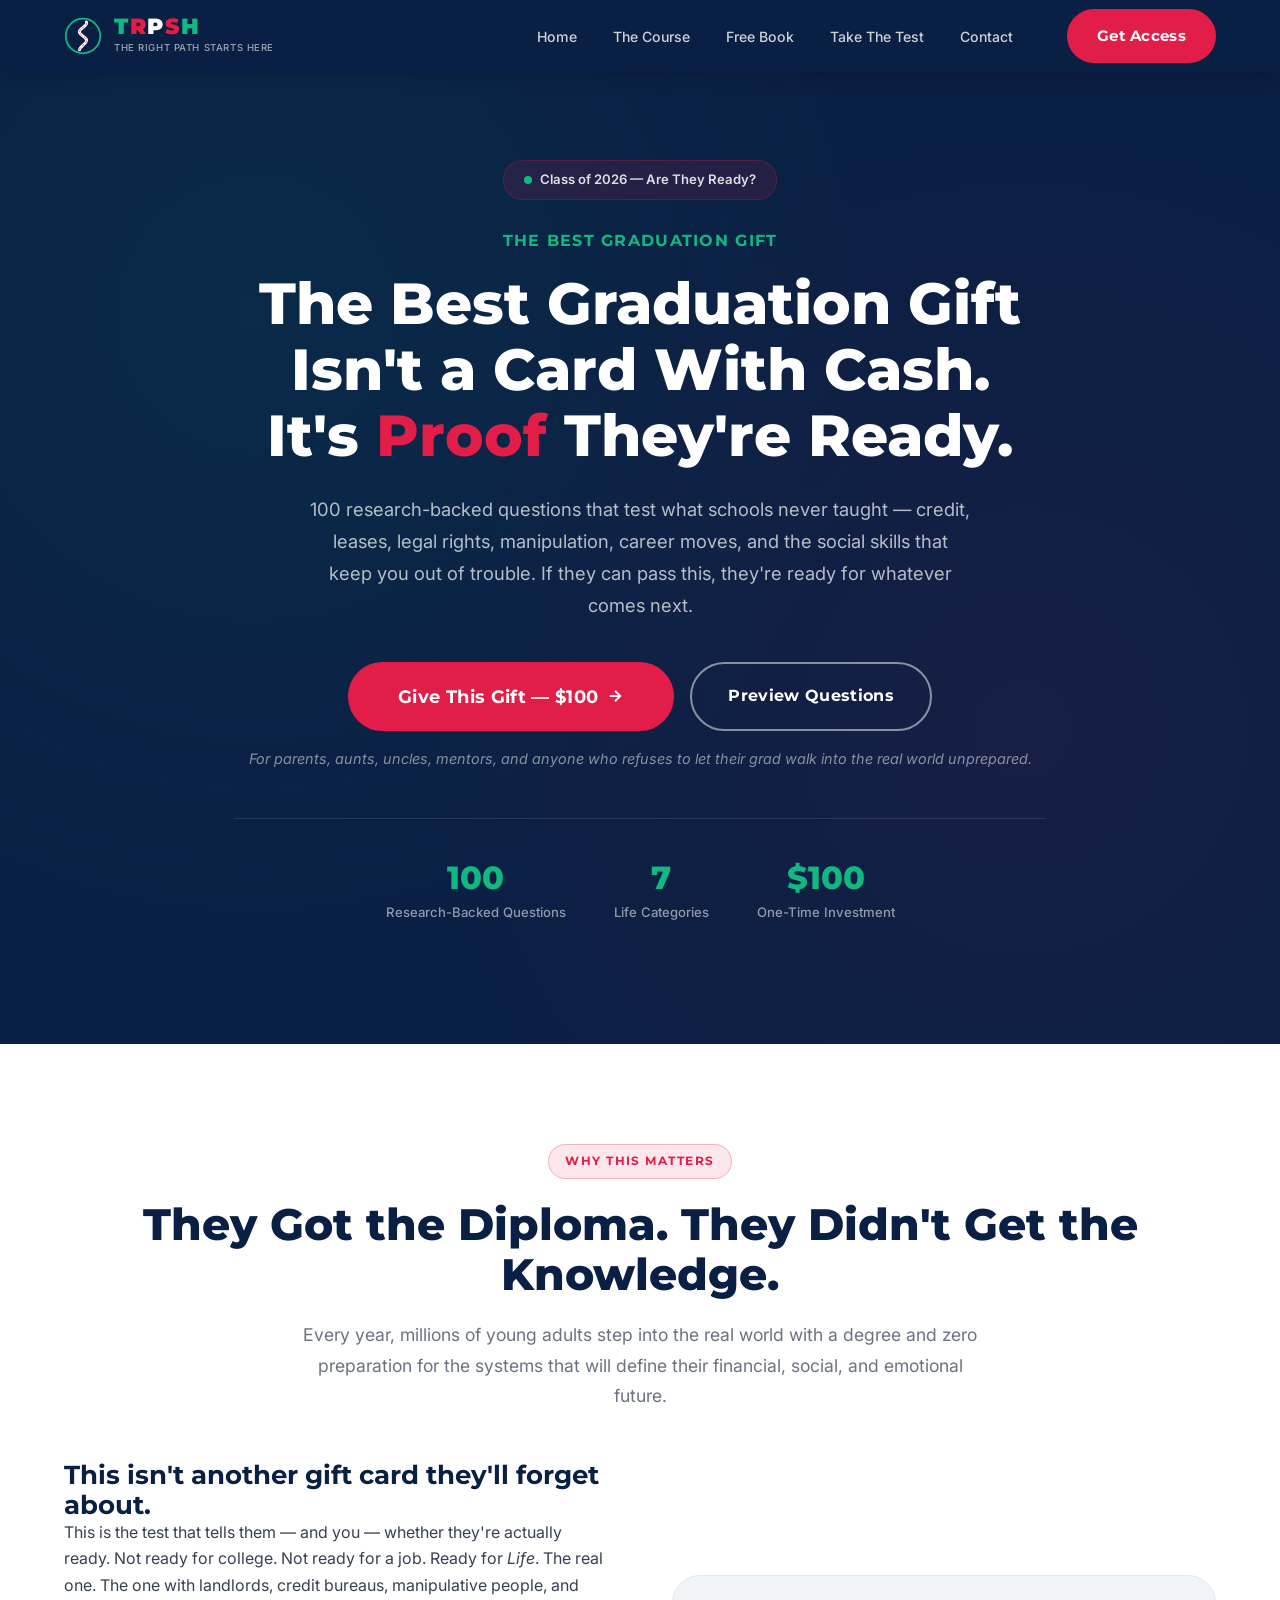
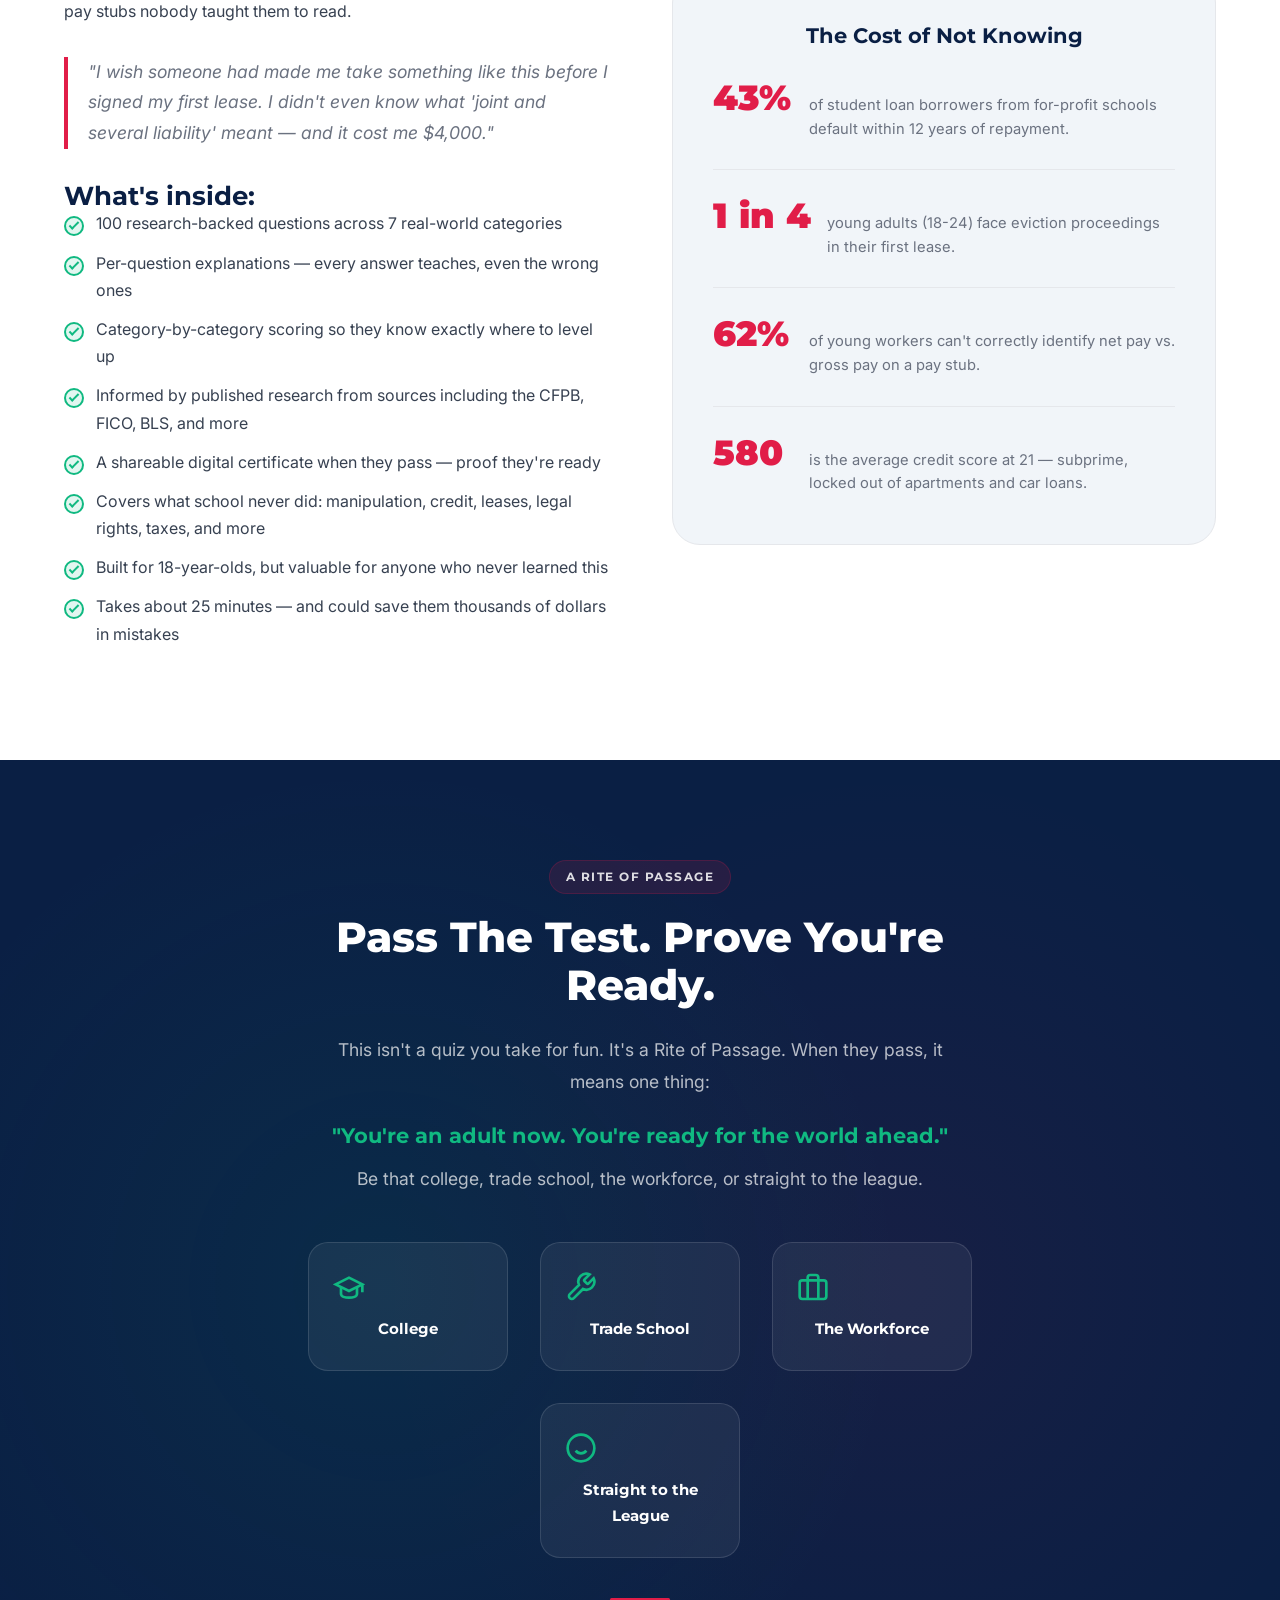
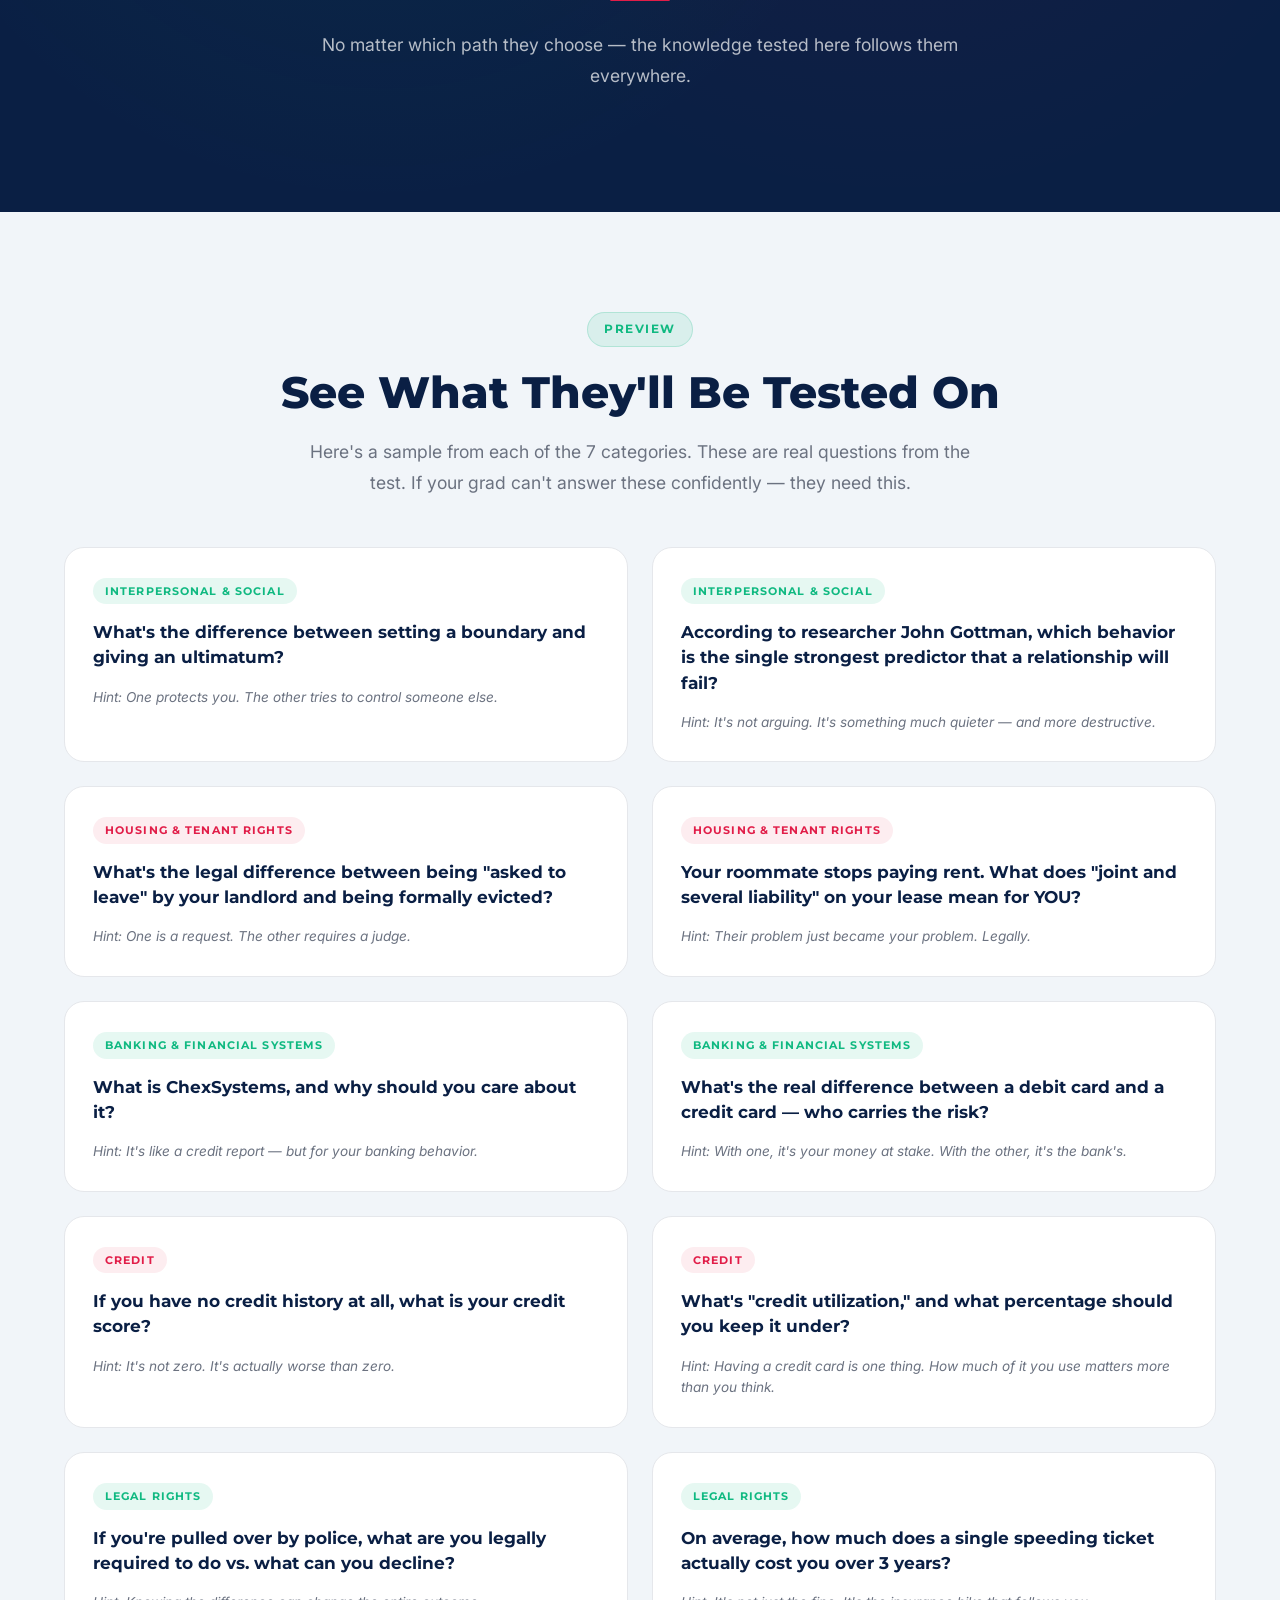
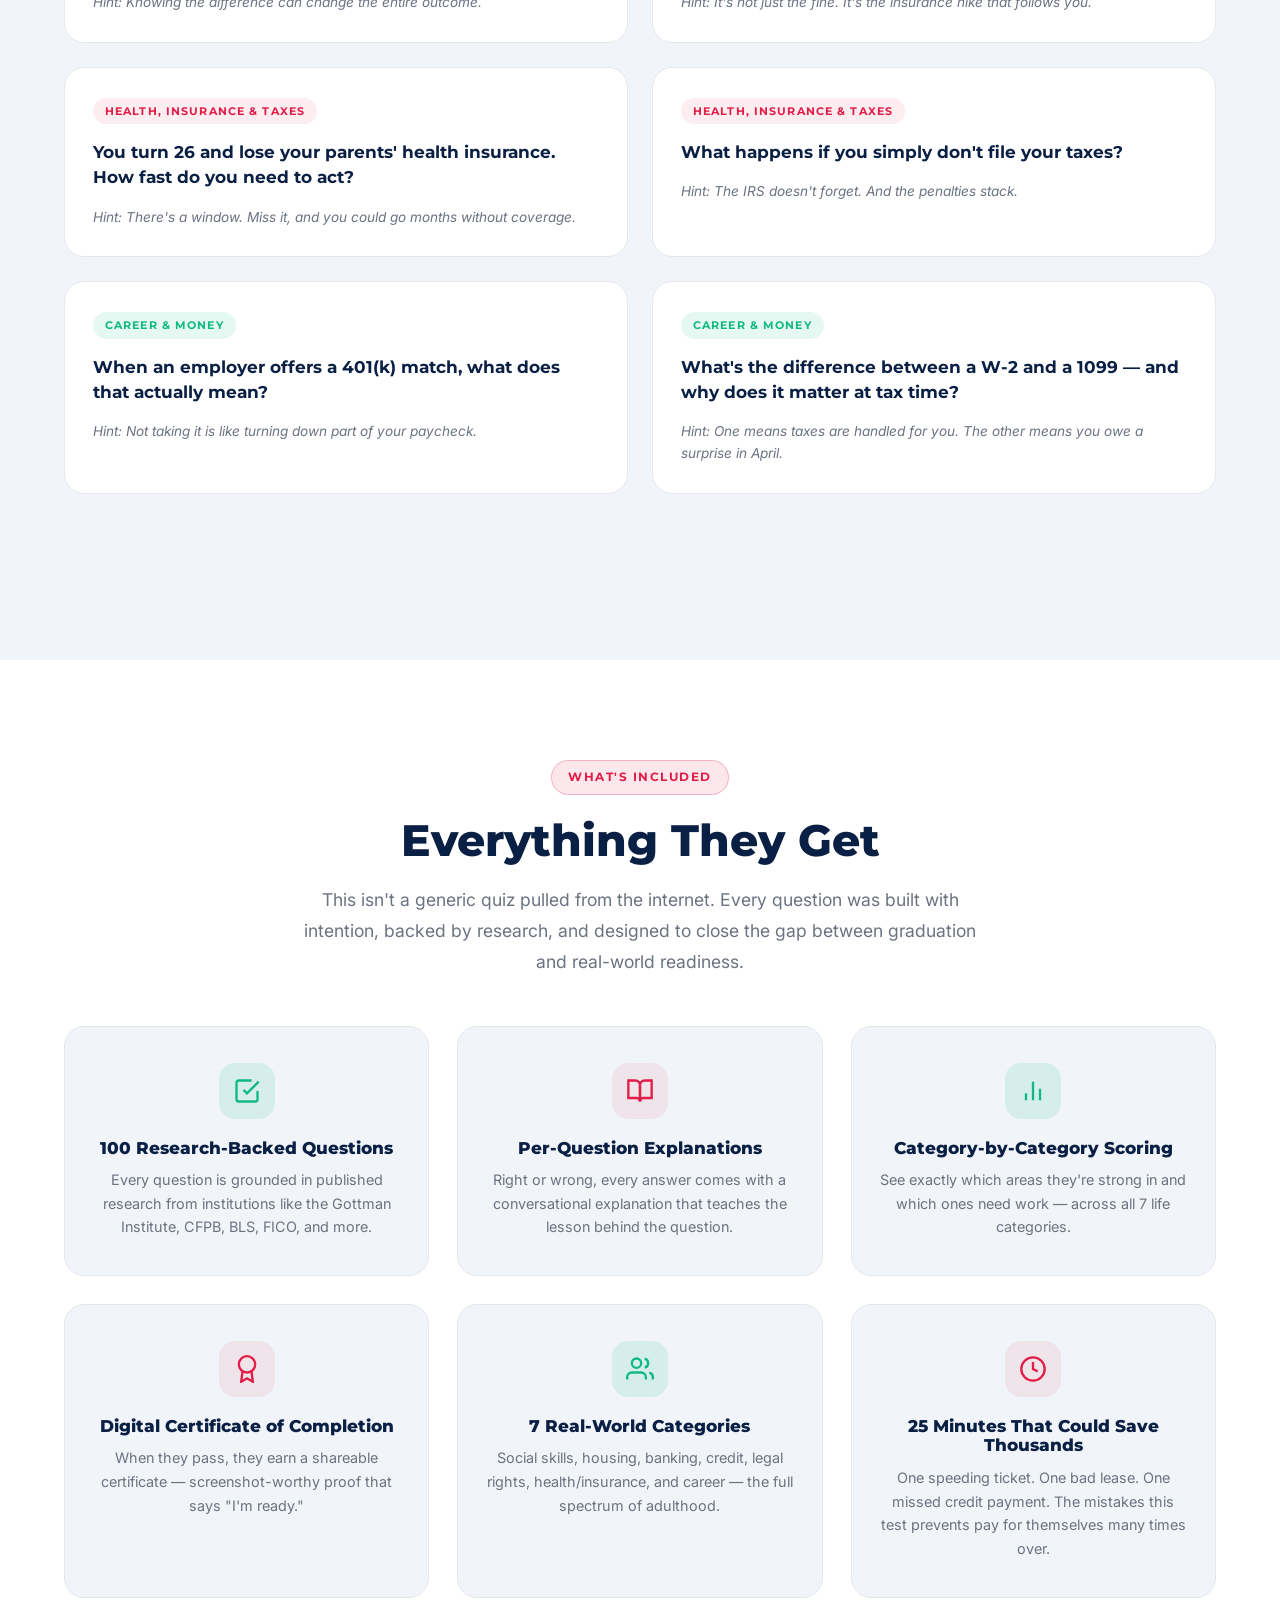
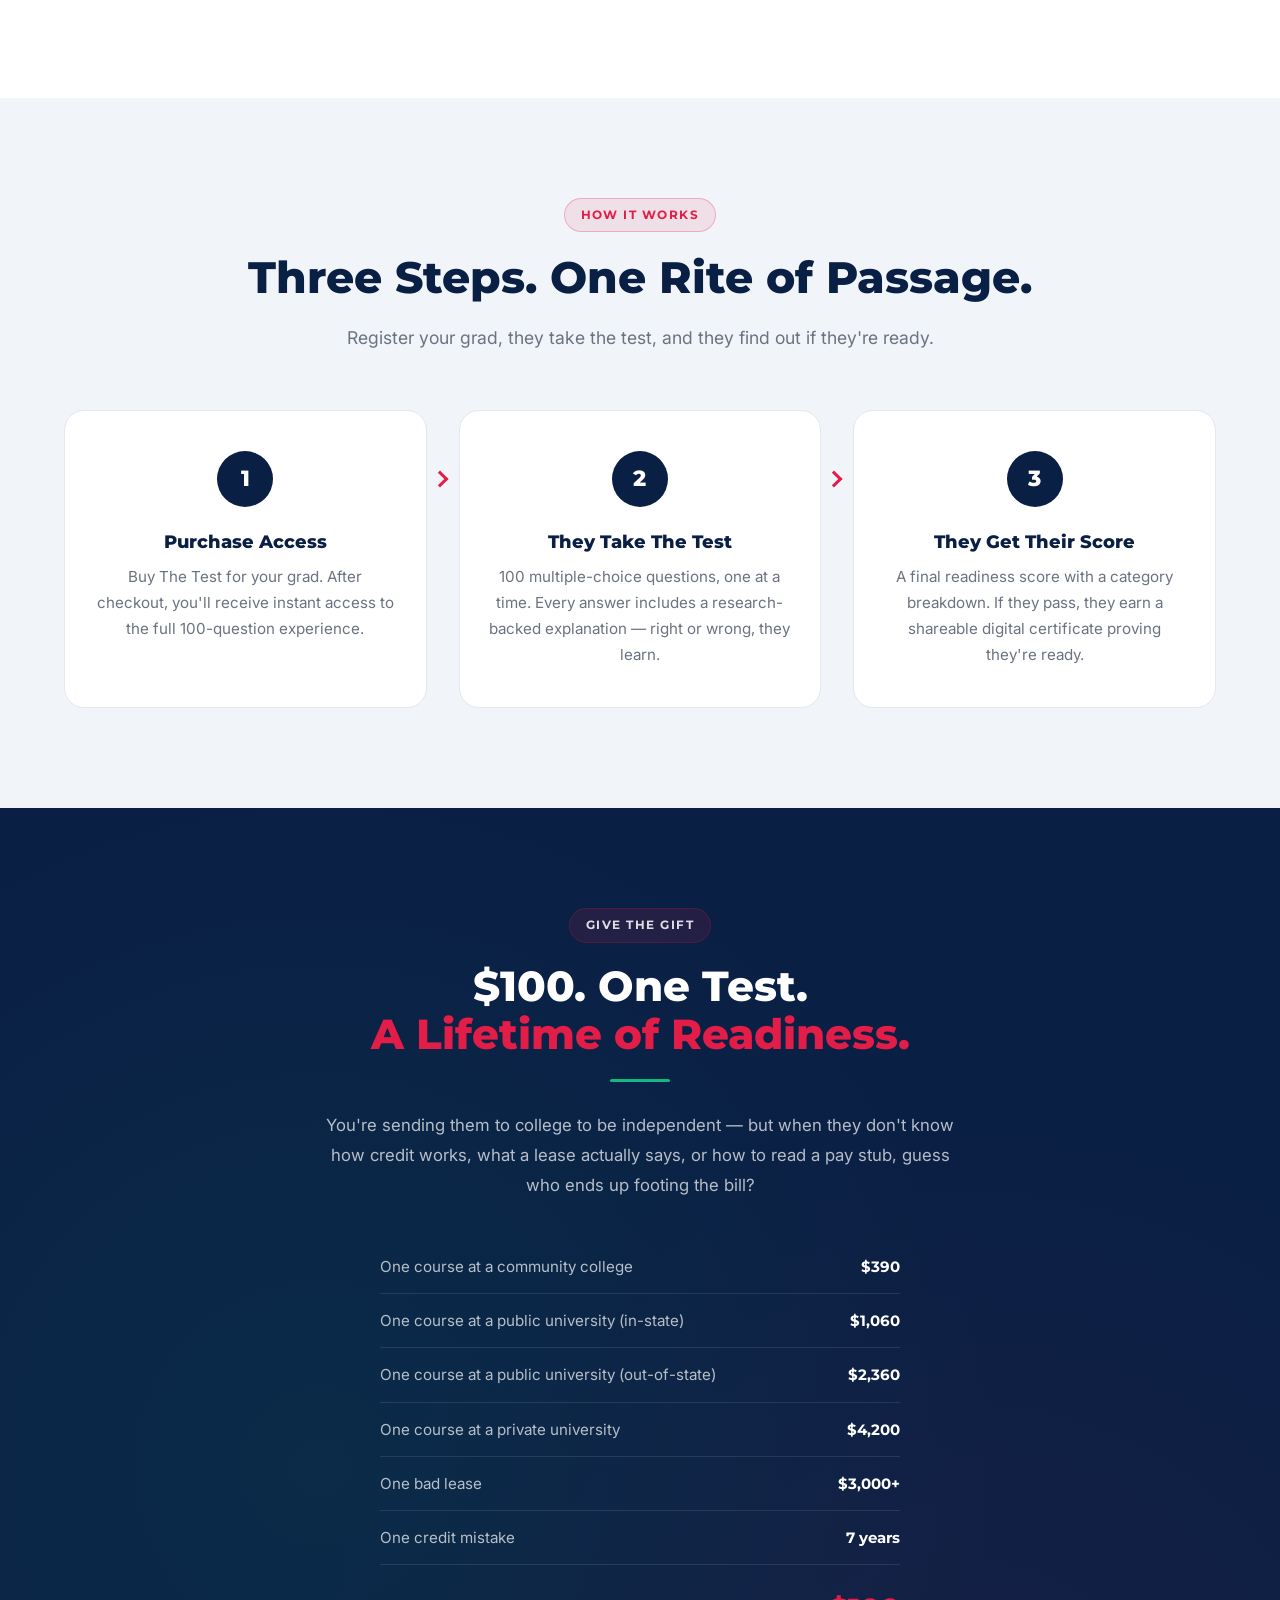
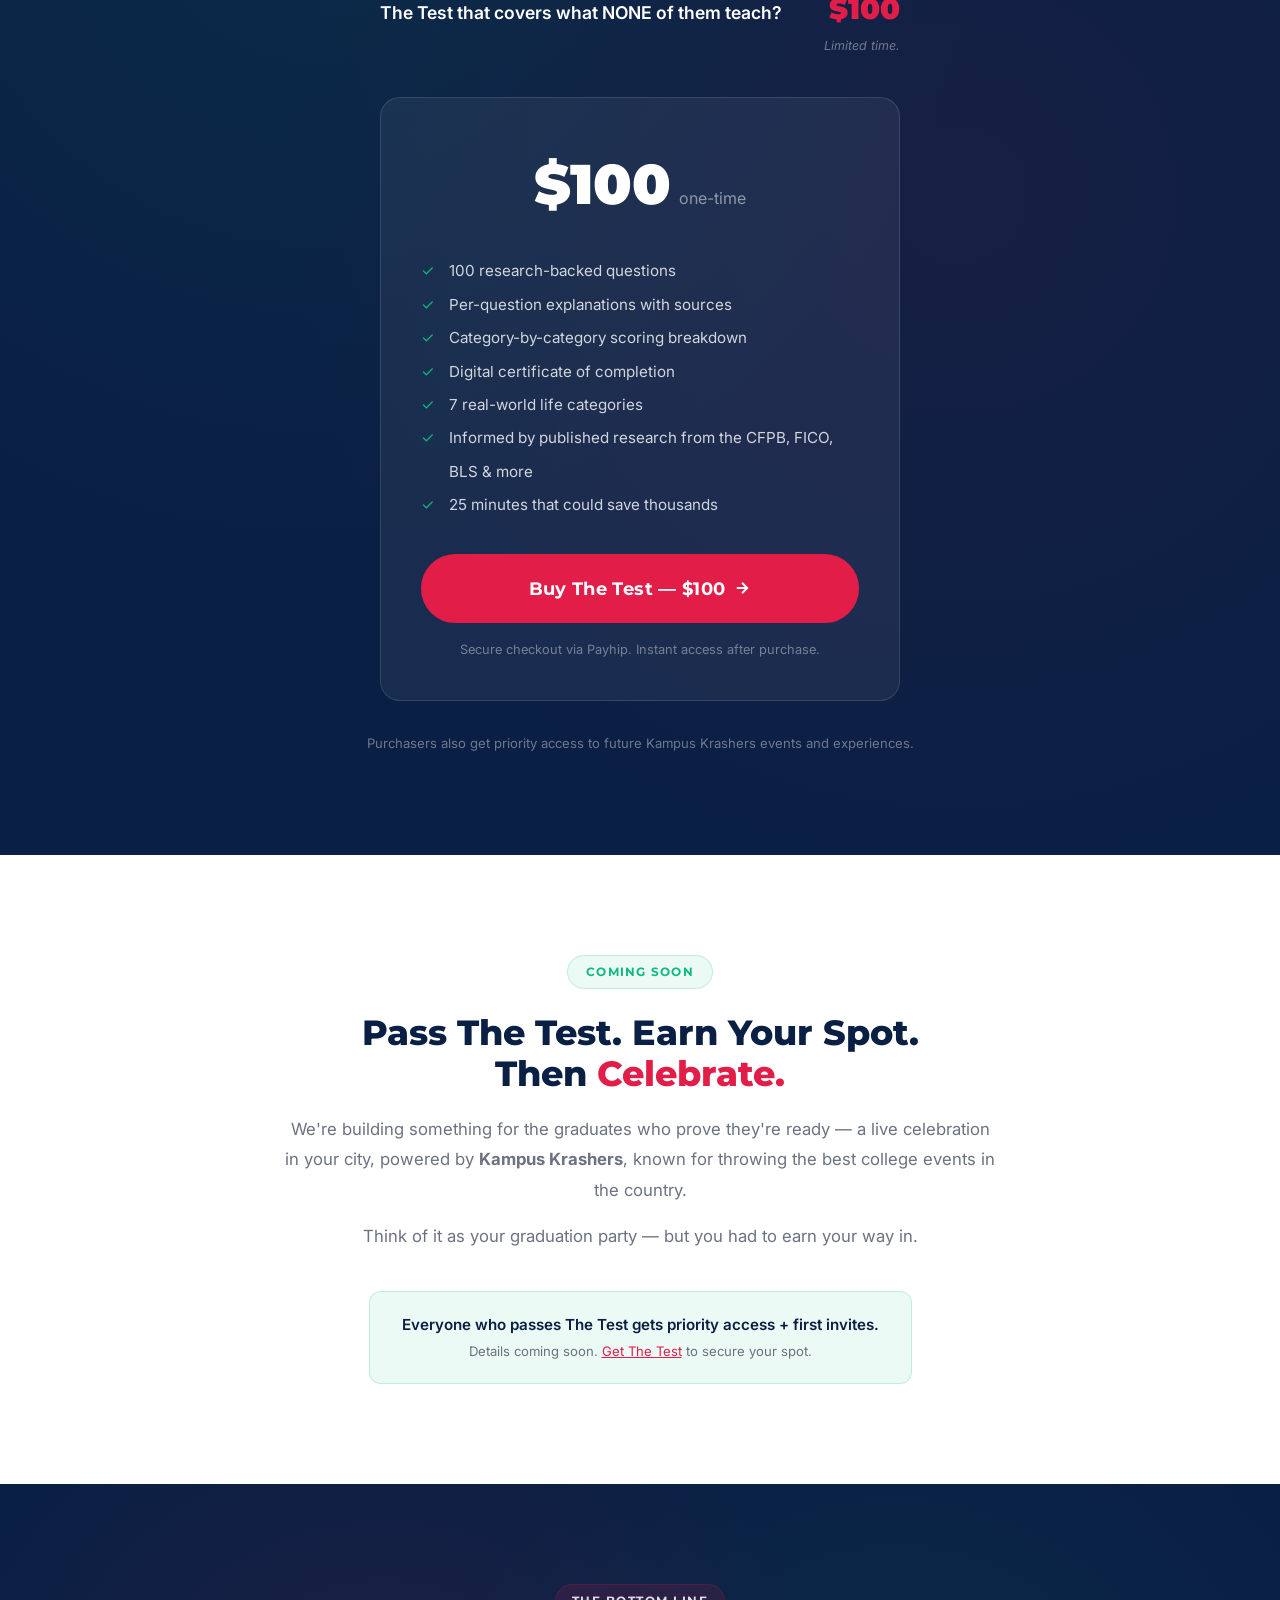
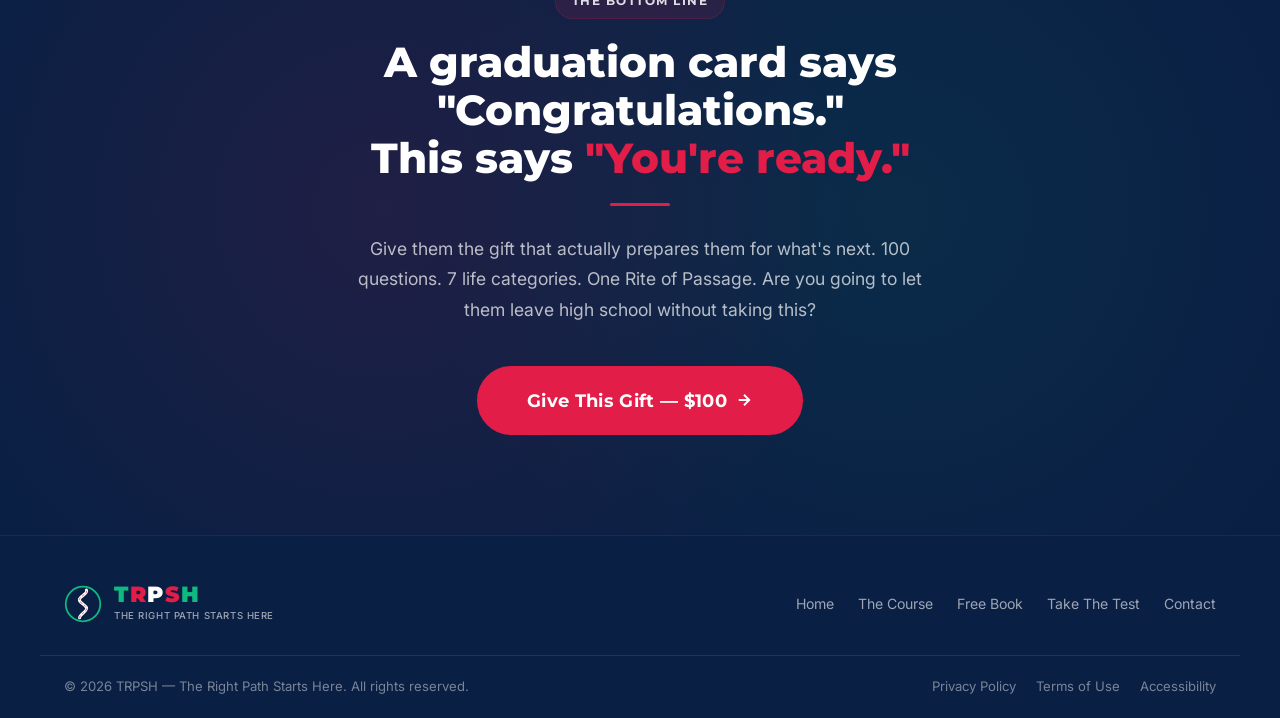
<file: quiz-landing.html>
<!DOCTYPE html>
<html lang="en">
<head>
  <meta charset="UTF-8">
  <meta name="viewport" content="width=device-width, initial-scale=1.0">
  <meta name="description" content="The best graduation gift isn't a card with cash — it's proof they're ready. 100 research-backed questions every high school graduate should know before entering the real world.">
  <title>The Best Graduation Gift | 100 Questions They Need to Know | TRPSH</title>
  <link rel="icon" type="image/svg+xml" href="favicon.svg">
  <link rel="preconnect" href="https://fonts.googleapis.com">
  <link rel="preconnect" href="https://fonts.gstatic.com" crossorigin>
  <link href="https://fonts.googleapis.com/css2?family=Montserrat:ital,wght@0,400;0,600;0,700;0,800;0,900;1,400&family=Inter:wght@400;500;600&display=swap" rel="stylesheet">
  <style>
    /* ═══════════════════════════════════════════════
       TRPSH Quiz Landing — Graduation Gift Angle
       Matches main site design system
    ═══════════════════════════════════════════════ */

    *, *::before, *::after { box-sizing: border-box; margin: 0; padding: 0; }

    :root {
      --navy:       #0A1F44;
      --navy-mid:   #142E6F;
      --gold:       #E11D48;
      --gold-dark:  #BE123C;
      --teal:       #10B981;
      --teal-dark:  #059669;
      --cream:      #F1F5F9;
      --white:      #FFFFFF;
      --charcoal:   #0A1F44;
      --gray-700:   #374151;
      --gray-500:   #6B7280;
      --gray-300:   #D1D5DB;
      --gray-100:   #F3F4F6;
      --border:     #E5E7EB;
      --shadow-sm:  0 1px 3px rgba(0,0,0,.08), 0 1px 2px rgba(0,0,0,.06);
      --shadow-md:  0 4px 16px rgba(0,0,0,.10);
      --shadow-lg:  0 12px 40px rgba(0,0,0,.14);
      --radius:     12px;
      --radius-lg:  20px;
      --radius-xl:  28px;
      --transition: 0.25s cubic-bezier(0.4,0,0.2,1);
    }

    html { scroll-behavior: smooth; font-size: 16px; }

    body {
      font-family: 'Inter', -apple-system, BlinkMacSystemFont, sans-serif;
      color: #0F172A;
      background: var(--white);
      line-height: 1.65;
      -webkit-font-smoothing: antialiased;
    }

    img, svg { display: block; max-width: 100%; }
    a { text-decoration: none; color: inherit; }
    ul { list-style: none; }
    button { cursor: pointer; border: none; background: none; font-family: inherit; }

    h1, h2, h3, h4, h5, h6 {
      font-family: 'Montserrat', sans-serif;
      font-weight: 800;
      line-height: 1.15;
      color: var(--charcoal);
    }
    h1 { font-size: clamp(2.2rem, 5vw, 3.5rem); }
    h2 { font-size: clamp(1.8rem, 3.5vw, 2.75rem); }
    h3 { font-size: clamp(1.25rem, 2vw, 1.6rem); font-weight: 700; }
    h4 { font-size: 1.1rem; font-weight: 700; }
    p  { color: var(--gray-700); }

    .text-gold { color: var(--gold); }
    .text-teal { color: var(--teal); }

    .container {
      width: 100%;
      max-width: 1200px;
      margin: 0 auto;
      padding: 0 24px;
    }

    .section { padding: 100px 0; }
    .section--cream { background: var(--cream); }
    .section--navy { background: var(--navy); }

    .section-label {
      display: inline-flex;
      align-items: center;
      gap: 8px;
      font-family: 'Montserrat', sans-serif;
      font-size: 0.78rem;
      font-weight: 700;
      letter-spacing: 0.12em;
      text-transform: uppercase;
      color: var(--gold);
      background: rgba(225,29,72,0.1);
      border: 1px solid rgba(225,29,72,0.25);
      border-radius: 100px;
      padding: 6px 16px;
      margin-bottom: 20px;
    }
    .section-label--light {
      color: rgba(255,255,255,0.85);
      background: rgba(225,29,72,0.12);
      border-color: rgba(225,29,72,0.2);
    }
    .section-label--teal {
      color: var(--teal);
      background: rgba(16,185,129,0.1);
      border-color: rgba(16,185,129,0.2);
    }

    .section-title { margin-bottom: 20px; }
    .section-title--white { color: var(--white); }
    .section-sub { font-size: 1.1rem; max-width: 680px; color: var(--gray-500); line-height: 1.75; margin-bottom: 40px; }
    .section-sub--light { color: rgba(255,255,255,0.75); }
    .section-sub--center { margin-left: auto; margin-right: auto; text-align: center; }

    .text-center { text-align: center; }

    /* ─── Buttons ─── */
    .btn {
      display: inline-flex;
      align-items: center;
      gap: 8px;
      font-family: 'Montserrat', sans-serif;
      font-weight: 700;
      font-size: 0.95rem;
      letter-spacing: 0.02em;
      border-radius: 100px;
      padding: 12px 28px;
      transition: background-color 150ms ease, border-color 150ms ease, transform 150ms ease, box-shadow 150ms ease;
      white-space: nowrap;
      border: 2px solid transparent;
    }
    .btn--lg { padding: 15px 36px; font-size: 1rem; }
    .btn--xl { padding: 18px 48px; font-size: 1.1rem; }

    .btn--gold {
      background: var(--gold);
      color: var(--white);
      border-color: var(--gold);
    }
    .btn--gold:hover {
      background: var(--gold-dark);
      border-color: var(--gold-dark);
      transform: translateY(-2px);
      box-shadow: 0 8px 24px rgba(225,29,72,0.35);
    }

    .btn--outline-white {
      background: transparent;
      color: var(--white);
      border-color: rgba(255,255,255,0.5);
    }
    .btn--outline-white:hover {
      background: rgba(255,255,255,0.1);
      border-color: var(--white);
      transform: translateY(-2px);
    }

    .btn--teal {
      background: var(--teal);
      color: var(--white);
      border-color: var(--teal);
    }
    .btn--teal:hover {
      background: var(--teal-dark);
      border-color: var(--teal-dark);
      transform: translateY(-2px);
      box-shadow: 0 8px 24px rgba(16,185,129,0.35);
    }

    /* ─── Animate on Scroll ─── */
    [data-animate] {
      opacity: 0;
      transform: translateY(28px);
      transition: opacity 0.6s ease, transform 0.6s ease;
    }
    [data-animate].in-view {
      opacity: 1;
      transform: none;
    }

    /* ════════════════════════════════════════════
       NAVIGATION
    ════════════════════════════════════════════ */
    .nav {
      position: fixed;
      top: 0; left: 0; right: 0;
      z-index: 1000;
      padding: 0;
      background: rgba(10,31,68,0.97);
      backdrop-filter: blur(16px);
      box-shadow: 0 2px 20px rgba(0,0,0,0.2);
      transition: background var(--transition), box-shadow var(--transition);
    }

    .nav__inner {
      display: flex;
      align-items: center;
      gap: 32px;
      height: 72px;
    }

    .nav__logo {
      display: flex;
      align-items: center;
      gap: 12px;
      flex-shrink: 0;
    }

    .logo-icon { width: 38px; height: 38px; }

    .logo-text { display: flex; flex-direction: column; }

    .logo-wordmark {
      font-family: 'Montserrat', sans-serif;
      font-weight: 900;
      font-size: 1.35rem;
      letter-spacing: 0.08em;
      line-height: 1;
    }
    .lc-t { color: #10B981; }
    .lc-r { color: #E11D48; }
    .lc-p { color: #FFFFFF; }
    .lc-s { color: #E11D48; }
    .lc-h { color: #10B981; }

    .logo-tagline {
      font-family: 'Inter', sans-serif;
      font-size: 0.6rem;
      font-weight: 500;
      letter-spacing: 0.06em;
      color: rgba(255,255,255,0.6);
      text-transform: uppercase;
      margin-top: 2px;
    }

    .nav__links {
      display: flex;
      align-items: center;
      gap: 8px;
      margin-left: auto;
    }

    .nav__link {
      font-family: 'Inter', sans-serif;
      font-size: 0.88rem;
      font-weight: 500;
      color: rgba(255,255,255,0.8);
      padding: 8px 14px;
      border-radius: 8px;
      transition: color var(--transition), background var(--transition);
    }
    .nav__link:hover {
      color: var(--white);
      background: rgba(255,255,255,0.08);
    }

    .nav__cta { margin-left: 8px; }

    .nav__hamburger {
      display: none;
      flex-direction: column;
      gap: 5px;
      padding: 8px;
      margin-left: auto;
    }
    .nav__hamburger span {
      display: block;
      width: 24px;
      height: 2px;
      background: var(--white);
      border-radius: 2px;
      transition: transform 0.3s ease, opacity 0.3s ease;
    }
    .nav__hamburger.open span:nth-child(1) { transform: translateY(7px) rotate(45deg); }
    .nav__hamburger.open span:nth-child(2) { opacity: 0; }
    .nav__hamburger.open span:nth-child(3) { transform: translateY(-7px) rotate(-45deg); }

    /* ════════════════════════════════════════════
       HERO — GRADUATION GIFT
    ════════════════════════════════════════════ */
    .hero {
      position: relative;
      background: var(--navy);
      padding: 160px 0 120px;
      overflow: hidden;
      text-align: center;
    }

    .hero__bg-pattern {
      position: absolute;
      inset: 0;
      background:
        radial-gradient(circle at 20% 30%, rgba(16,185,129,0.07) 0%, transparent 50%),
        radial-gradient(circle at 80% 70%, rgba(225,29,72,0.06) 0%, transparent 50%);
      pointer-events: none;
    }

    .hero__inner {
      position: relative;
      z-index: 1;
      max-width: 860px;
      margin: 0 auto;
    }

    .hero__badge {
      display: inline-flex;
      align-items: center;
      gap: 8px;
      font-family: 'Inter', sans-serif;
      font-size: 0.82rem;
      font-weight: 600;
      color: rgba(255,255,255,0.85);
      background: rgba(225,29,72,0.12);
      border: 1px solid rgba(225,29,72,0.25);
      border-radius: 100px;
      padding: 8px 20px;
      margin-bottom: 28px;
    }
    .badge-dot {
      width: 8px; height: 8px;
      background: var(--teal);
      border-radius: 50%;
      animation: pulse-dot 2s ease infinite;
    }
    @keyframes pulse-dot {
      0%, 100% { opacity: 1; transform: scale(1); }
      50% { opacity: 0.5; transform: scale(1.3); }
    }

    .hero__eyebrow {
      font-family: 'Montserrat', sans-serif;
      font-size: 1rem;
      font-weight: 700;
      letter-spacing: 0.08em;
      text-transform: uppercase;
      color: var(--teal);
      margin-bottom: 16px;
    }

    .hero__title {
      color: var(--white);
      margin-bottom: 24px;
      font-size: clamp(2.2rem, 5.5vw, 3.6rem);
    }
    .hero__title .text-gold { color: var(--gold); }

    .hero__sub {
      font-size: 1.15rem;
      color: rgba(255,255,255,0.7);
      line-height: 1.75;
      max-width: 660px;
      margin: 0 auto 40px;
    }

    .hero__ctas {
      display: flex;
      flex-wrap: wrap;
      gap: 16px;
      justify-content: center;
      margin-bottom: 48px;
    }

    .hero__gift-note {
      font-size: 0.9rem;
      color: rgba(255,255,255,0.5);
      font-style: italic;
      margin-top: -32px;
      margin-bottom: 48px;
    }

    .hero__stat-row {
      display: flex;
      gap: 48px;
      justify-content: center;
      padding-top: 40px;
      border-top: 1px solid rgba(255,255,255,0.1);
    }
    .hero-stat { text-align: center; }
    .hero-stat__num {
      display: block;
      font-family: 'Montserrat', sans-serif;
      font-size: 2rem;
      font-weight: 800;
      color: var(--teal);
      line-height: 1.2;
    }
    .hero-stat__label {
      font-size: 0.82rem;
      color: rgba(255,255,255,0.55);
      font-weight: 500;
    }

    /* ════════════════════════════════════════════
       THE PITCH — WHY THIS GIFT
    ════════════════════════════════════════════ */
    .pitch { background: var(--white); }

    .pitch__grid {
      display: grid;
      grid-template-columns: 1fr 1fr;
      gap: 64px;
      align-items: center;
      margin-top: 48px;
    }

    .pitch__text h3 {
      font-size: 1.4rem;
      color: var(--charcoal);
      margin-bottom: 16px;
    }

    .pitch__text p {
      font-size: 1.05rem;
      line-height: 1.8;
      color: var(--gray-700);
      margin-bottom: 24px;
    }

    .pitch__quote {
      border-left: 4px solid var(--gold);
      padding-left: 20px;
      margin: 32px 0;
      font-style: italic;
      font-size: 1.1rem;
      color: var(--gray-500);
      line-height: 1.75;
    }

    /* Benefits checklist */
    .benefits-list {
      list-style: none;
      padding: 0;
      margin: 0;
    }
    .benefits-list li {
      position: relative;
      padding-left: 32px;
      font-size: 1rem;
      color: var(--gray-700);
      line-height: 1.7;
      margin-bottom: 12px;
    }
    .benefits-list li::before {
      content: '';
      position: absolute;
      left: 0;
      top: 6px;
      width: 20px;
      height: 20px;
      border-radius: 50%;
      background: rgba(16,185,129,0.12);
      border: 2px solid var(--teal);
    }
    .benefits-list li::after {
      content: '';
      position: absolute;
      left: 5px;
      top: 12px;
      width: 10px;
      height: 5px;
      border-left: 2px solid var(--teal);
      border-bottom: 2px solid var(--teal);
      transform: rotate(-45deg);
    }

    /* Stats side card */
    .pitch__stats-card {
      background: var(--cream);
      border: 1px solid var(--border);
      border-radius: var(--radius-xl);
      padding: 48px 40px;
    }

    .pitch__stats-card h3 {
      text-align: center;
      margin-bottom: 32px;
      font-size: 1.3rem;
    }

    .pitch-stat {
      display: flex;
      align-items: baseline;
      gap: 16px;
      margin-bottom: 28px;
      padding-bottom: 28px;
      border-bottom: 1px solid var(--border);
    }
    .pitch-stat:last-child { border-bottom: none; margin-bottom: 0; padding-bottom: 0; }

    .pitch-stat__num {
      font-family: 'Montserrat', sans-serif;
      font-size: 2.2rem;
      font-weight: 900;
      color: var(--gold);
      line-height: 1;
      flex-shrink: 0;
      min-width: 80px;
    }

    .pitch-stat__text {
      font-size: 0.92rem;
      color: var(--gray-500);
      line-height: 1.6;
    }

    /* ════════════════════════════════════════════
       RITE OF PASSAGE
    ════════════════════════════════════════════ */
    .rite {
      background: var(--navy);
      text-align: center;
      position: relative;
      overflow: hidden;
    }

    .rite__bg-pattern {
      position: absolute;
      inset: 0;
      background:
        radial-gradient(circle at 30% 50%, rgba(16,185,129,0.08) 0%, transparent 50%),
        radial-gradient(circle at 70% 50%, rgba(225,29,72,0.06) 0%, transparent 50%);
      pointer-events: none;
    }

    .rite__inner {
      position: relative;
      z-index: 1;
      max-width: 780px;
      margin: 0 auto;
    }

    .rite__title {
      color: var(--white);
      font-size: clamp(1.8rem, 3.5vw, 2.6rem);
      margin-bottom: 24px;
    }

    .rite__sub {
      font-size: 1.1rem;
      color: rgba(255,255,255,0.7);
      line-height: 1.8;
      max-width: 640px;
      margin: 0 auto 20px;
    }

    .rite__paths {
      display: flex;
      gap: 32px;
      justify-content: center;
      margin: 48px 0 40px;
      flex-wrap: wrap;
    }

    .rite__path {
      background: rgba(255,255,255,0.06);
      border: 1px solid rgba(255,255,255,0.12);
      border-radius: var(--radius-lg);
      padding: 28px 24px;
      width: 200px;
      text-align: center;
      transition: transform 0.25s ease, border-color 0.25s ease;
    }
    .rite__path:hover {
      transform: translateY(-4px);
      border-color: rgba(16,185,129,0.4);
    }

    .rite__path-icon {
      font-size: 2rem;
      margin-bottom: 12px;
      display: block;
    }

    .rite__path-label {
      font-family: 'Montserrat', sans-serif;
      font-weight: 700;
      font-size: 0.95rem;
      color: var(--white);
    }

    .rite__divider {
      width: 60px;
      height: 3px;
      background: var(--gold);
      margin: 0 auto 28px;
      border-radius: 3px;
    }

    /* ════════════════════════════════════════════
       PREVIEW QUESTIONS
    ════════════════════════════════════════════ */
    .preview { background: var(--cream); }

    .preview__grid {
      display: grid;
      grid-template-columns: 1fr 1fr;
      gap: 24px;
      margin-top: 48px;
    }

    .preview-card {
      background: var(--white);
      border: 1px solid var(--border);
      border-radius: var(--radius-lg);
      padding: 28px;
      transition: transform 0.25s ease, box-shadow 0.25s ease;
    }
    .preview-card:hover {
      transform: translateY(-3px);
      box-shadow: var(--shadow-md);
    }

    .preview-card__category {
      display: inline-block;
      font-family: 'Montserrat', sans-serif;
      font-size: 0.7rem;
      font-weight: 700;
      letter-spacing: 0.1em;
      text-transform: uppercase;
      padding: 4px 12px;
      border-radius: 100px;
      margin-bottom: 16px;
    }
    .preview-card__category--teal {
      color: var(--teal);
      background: rgba(16,185,129,0.1);
    }
    .preview-card__category--gold {
      color: var(--gold);
      background: rgba(225,29,72,0.08);
    }

    .preview-card__question {
      font-family: 'Montserrat', sans-serif;
      font-weight: 700;
      font-size: 1.05rem;
      color: var(--charcoal);
      line-height: 1.5;
      margin-bottom: 16px;
    }

    .preview-card__hint {
      font-size: 0.85rem;
      color: var(--gray-500);
      font-style: italic;
      line-height: 1.6;
    }

    .preview__lock-note {
      text-align: center;
      margin-top: 40px;
      font-size: 1rem;
      color: var(--gray-500);
    }
    .preview__lock-note strong {
      color: var(--charcoal);
    }

    /* ════════════════════════════════════════════
       WHAT'S INCLUDED — BENEFITS
    ════════════════════════════════════════════ */
    .included { background: var(--white); }

    .included__grid {
      display: grid;
      grid-template-columns: repeat(3, 1fr);
      gap: 28px;
      margin-top: 48px;
    }

    .included-card {
      background: var(--cream);
      border: 1px solid var(--border);
      border-radius: var(--radius-lg);
      padding: 36px 28px;
      text-align: center;
      transition: transform 0.25s ease, box-shadow 0.25s ease;
    }
    .included-card:hover {
      transform: translateY(-4px);
      box-shadow: var(--shadow-md);
    }

    .included-card__icon {
      display: inline-flex;
      align-items: center;
      justify-content: center;
      width: 56px;
      height: 56px;
      border-radius: 16px;
      margin-bottom: 20px;
    }
    .included-card__icon--teal { background: rgba(16,185,129,0.12); }
    .included-card__icon--gold { background: rgba(225,29,72,0.08); }
    .included-card__icon svg { width: 28px; height: 28px; }

    .included-card__title {
      font-family: 'Montserrat', sans-serif;
      font-weight: 800;
      font-size: 1.05rem;
      color: var(--charcoal);
      margin-bottom: 10px;
    }

    .included-card__desc {
      font-size: 0.9rem;
      color: var(--gray-500);
      line-height: 1.65;
    }

    /* ════════════════════════════════════════════
       HOW IT WORKS
    ════════════════════════════════════════════ */
    .how { background: var(--cream); }

    .how__steps {
      display: grid;
      grid-template-columns: repeat(3, 1fr);
      gap: 32px;
      margin-top: 56px;
    }

    .step-card {
      text-align: center;
      padding: 40px 28px;
      border-radius: var(--radius-lg);
      background: var(--white);
      border: 1px solid var(--border);
      position: relative;
    }

    .step-card__num {
      display: inline-flex;
      align-items: center;
      justify-content: center;
      width: 56px;
      height: 56px;
      border-radius: 50%;
      background: var(--navy);
      color: var(--white);
      font-family: 'Montserrat', sans-serif;
      font-weight: 800;
      font-size: 1.4rem;
      margin-bottom: 24px;
    }

    .step-card__title {
      font-family: 'Montserrat', sans-serif;
      font-weight: 800;
      font-size: 1.15rem;
      color: var(--charcoal);
      margin-bottom: 12px;
    }

    .step-card__desc {
      font-size: 0.95rem;
      color: var(--gray-500);
      line-height: 1.7;
    }

    .step-card:not(:last-child)::after {
      content: '';
      position: absolute;
      top: 62px;
      right: -20px;
      width: 12px;
      height: 12px;
      border-right: 3px solid var(--gold);
      border-bottom: 3px solid var(--gold);
      transform: rotate(-45deg);
    }

    /* ════════════════════════════════════════════
       FOUNDING CLASS — EMAIL CAPTURE
    ════════════════════════════════════════════ */
    .founding {
      background: var(--navy);
      text-align: center;
      position: relative;
      overflow: hidden;
    }

    .founding__bg-pattern {
      position: absolute;
      inset: 0;
      background:
        radial-gradient(circle at 25% 40%, rgba(16,185,129,0.08) 0%, transparent 50%),
        radial-gradient(circle at 75% 60%, rgba(225,29,72,0.06) 0%, transparent 50%);
      pointer-events: none;
    }

    .founding__inner {
      position: relative;
      z-index: 1;
      max-width: 700px;
      margin: 0 auto;
    }

    .founding__title {
      color: var(--white);
      font-size: clamp(1.8rem, 3.5vw, 2.6rem);
      margin-bottom: 20px;
    }

    .founding__sub {
      font-size: 1.05rem;
      color: rgba(255,255,255,0.7);
      line-height: 1.8;
      margin-bottom: 40px;
    }

    .founding__form {
      display: flex;
      flex-direction: column;
      gap: 14px;
      max-width: 480px;
      margin: 0 auto 32px;
    }

    .founding__input-row {
      display: grid;
      grid-template-columns: 1fr 1fr;
      gap: 14px;
    }

    .founding__input {
      padding: 14px 18px;
      border-radius: var(--radius);
      border: 1px solid rgba(255,255,255,0.15);
      background: rgba(255,255,255,0.06);
      color: var(--white);
      font-size: 0.95rem;
      font-family: 'Inter', sans-serif;
      transition: border-color 0.2s ease, background 0.2s ease;
    }
    .founding__input::placeholder { color: rgba(255,255,255,0.4); }
    .founding__input:focus {
      outline: none;
      border-color: var(--teal);
      background: rgba(255,255,255,0.1);
    }

    .founding__submit {
      padding: 16px 36px;
      border-radius: 100px;
      background: var(--gold);
      color: var(--white);
      font-family: 'Montserrat', sans-serif;
      font-weight: 700;
      font-size: 1rem;
      border: none;
      cursor: pointer;
      transition: background 150ms ease, transform 150ms ease, box-shadow 150ms ease;
    }
    .founding__submit:hover {
      background: var(--gold-dark);
      transform: translateY(-2px);
      box-shadow: 0 8px 24px rgba(225,29,72,0.35);
    }

    .founding__note {
      font-size: 0.82rem;
      color: rgba(255,255,255,0.4);
      margin-top: 16px;
    }

    .founding__divider {
      width: 60px;
      height: 3px;
      background: var(--teal);
      margin: 0 auto 28px;
      border-radius: 3px;
    }

    /* ════════════════════════════════════════════
       KAMPUS KRASHERS TEASER
    ════════════════════════════════════════════ */
    .teaser { background: var(--white); }

    .teaser__inner {
      max-width: 760px;
      margin: 0 auto;
      text-align: center;
    }

    .teaser__badge {
      display: inline-flex;
      align-items: center;
      gap: 8px;
      font-family: 'Montserrat', sans-serif;
      font-size: 0.78rem;
      font-weight: 700;
      letter-spacing: 0.1em;
      text-transform: uppercase;
      color: var(--teal);
      background: rgba(16,185,129,0.08);
      border: 1px solid rgba(16,185,129,0.2);
      border-radius: 100px;
      padding: 6px 18px;
      margin-bottom: 24px;
    }

    .teaser__title {
      font-size: clamp(1.6rem, 3vw, 2.2rem);
      margin-bottom: 20px;
    }

    .teaser__text {
      font-size: 1.05rem;
      color: var(--gray-500);
      line-height: 1.8;
      margin-bottom: 16px;
    }

    .teaser__highlight {
      display: inline-block;
      background: rgba(16,185,129,0.08);
      border: 1px solid rgba(16,185,129,0.2);
      border-radius: var(--radius);
      padding: 20px 32px;
      margin-top: 24px;
    }
    .teaser__highlight p {
      font-size: 0.95rem;
      color: var(--charcoal);
      font-weight: 600;
    }
    .teaser__highlight span {
      font-size: 0.82rem;
      color: var(--gray-500);
    }

    /* ════════════════════════════════════════════
       FINAL CTA
    ════════════════════════════════════════════ */
    .final-cta {
      background: var(--navy);
      text-align: center;
      position: relative;
      overflow: hidden;
    }

    .final-cta__bg-pattern {
      position: absolute;
      inset: 0;
      background:
        radial-gradient(circle at 30% 50%, rgba(225,29,72,0.1) 0%, transparent 50%),
        radial-gradient(circle at 70% 50%, rgba(16,185,129,0.08) 0%, transparent 50%);
      pointer-events: none;
    }

    .final-cta__inner {
      position: relative;
      z-index: 1;
      max-width: 740px;
      margin: 0 auto;
    }

    .final-cta__title {
      color: var(--white);
      font-size: clamp(1.8rem, 3.5vw, 2.6rem);
      margin-bottom: 20px;
    }

    .final-cta__sub {
      font-size: 1.1rem;
      color: rgba(255,255,255,0.7);
      line-height: 1.75;
      max-width: 600px;
      margin: 0 auto 40px;
    }

    .final-cta__divider {
      width: 60px;
      height: 3px;
      background: var(--gold);
      margin: 0 auto 28px;
      border-radius: 3px;
    }

    /* ════════════════════════════════════════════
       FOOTER
    ════════════════════════════════════════════ */
    .footer {
      background: var(--navy);
      padding: 48px 0 0;
      border-top: 1px solid rgba(255,255,255,0.06);
    }

    .footer__inner {
      display: flex;
      align-items: center;
      justify-content: space-between;
      gap: 24px;
      padding-bottom: 32px;
      border-bottom: 1px solid rgba(255,255,255,0.1);
    }

    .footer .nav__logo { gap: 12px; }

    .footer__links {
      display: flex;
      gap: 24px;
    }
    .footer__link {
      font-size: 0.88rem;
      color: rgba(255,255,255,0.6);
      transition: color 0.2s ease;
    }
    .footer__link:hover { color: var(--white); }

    .footer__bottom {
      padding: 20px 0;
    }
    .footer__bottom-inner {
      display: flex;
      align-items: center;
      justify-content: space-between;
    }
    .footer__bottom p {
      font-size: 0.82rem;
      color: rgba(255,255,255,0.45);
    }
    .footer__legal {
      display: flex;
      gap: 20px;
    }
    .footer__legal a {
      font-size: 0.82rem;
      color: rgba(255,255,255,0.45);
      transition: color 0.2s ease;
    }
    .footer__legal a:hover { color: rgba(255,255,255,0.8); }

    /* ════════════════════════════════════════════
       RESPONSIVE
    ════════════════════════════════════════════ */
    @media (max-width: 1024px) {
      .pitch__grid {
        grid-template-columns: 1fr;
        gap: 48px;
      }
      .included__grid {
        grid-template-columns: 1fr 1fr;
      }
    }

    @media (max-width: 768px) {
      .nav__links,
      .nav__cta { display: none; }
      .nav__hamburger { display: flex; }

      .nav__links.mobile-open {
        display: flex;
        flex-direction: column;
        position: fixed;
        top: 72px;
        left: 0; right: 0; bottom: 0;
        background: var(--navy);
        padding: 32px 24px;
        gap: 8px;
        z-index: 999;
      }
      .nav__links.mobile-open .nav__link {
        font-size: 1.1rem;
        padding: 14px 16px;
      }

      .hero { padding: 130px 0 80px; }
      .hero__title { font-size: clamp(1.8rem, 7vw, 2.6rem); }

      .hero__stat-row {
        gap: 24px;
        flex-wrap: wrap;
      }

      .section { padding: 72px 0; }

      .preview__grid {
        grid-template-columns: 1fr;
      }

      .included__grid {
        grid-template-columns: 1fr;
      }

      .how__steps {
        grid-template-columns: 1fr;
        gap: 24px;
      }
      .step-card::after { display: none; }

      .rite__paths { gap: 16px; }
      .rite__path { width: 160px; padding: 20px 16px; }

      .founding__input-row {
        grid-template-columns: 1fr;
      }

      .footer__inner {
        flex-direction: column;
        text-align: center;
      }
      .footer__links { flex-wrap: wrap; justify-content: center; }
      .footer__bottom-inner {
        flex-direction: column;
        gap: 12px;
        text-align: center;
      }
    }

    @media (max-width: 480px) {
      .hero__ctas { flex-direction: column; align-items: center; }
      .rite__paths { flex-direction: column; align-items: center; }
      .rite__path { width: 100%; max-width: 280px; }
    }
  </style>
<script defer data-domain="trpsh-site.vercel.app" src="https://plausible.io/js/script.js"></script>
</head>
<body>

  <!-- ═══════════════════════════════════════════════
       NAVIGATION
  ═══════════════════════════════════════════════ -->
  <nav class="nav" id="nav">
    <div class="container nav__inner">
      <a href="index.html" class="nav__logo">
        <svg class="logo-icon" viewBox="0 0 44 44" fill="none" xmlns="http://www.w3.org/2000/svg" aria-hidden="true">
          <circle cx="22" cy="22" r="21" fill="#0A1F44"/>
          <circle cx="22" cy="22" r="20" stroke="#10B981" stroke-width="2"/>
          <path d="M18 38 C18 34, 28 30, 26 26 C24 22, 16 20, 18 16 C20 12, 28 10, 26 6" stroke="#FFFFFF" stroke-width="3.5" stroke-linecap="round" fill="none"/>
          <path d="M18 38 C18 34, 28 30, 26 26 C24 22, 16 20, 18 16 C20 12, 28 10, 26 6" stroke="#E11D48" stroke-width="0.8" stroke-linecap="round" stroke-dasharray="2.5 3" fill="none"/>
        </svg>
        <div class="logo-text">
          <span class="logo-wordmark"><span class="lc-t">T</span><span class="lc-r">R</span><span class="lc-p">P</span><span class="lc-s">S</span><span class="lc-h">H</span></span>
          <span class="logo-tagline">The Right Path Starts Here</span>
        </div>
      </a>
      <ul class="nav__links" id="navLinks">
        <li><a href="index.html" class="nav__link">Home</a></li>
        <li><a href="index.html#course" class="nav__link">The Course</a></li>
        <li><a href="index.html#book" class="nav__link">Free Book</a></li>
        <li><a href="quiz.html" class="nav__link">Take The Test</a></li>
        <li><a href="index.html#contact" class="nav__link">Contact</a></li>
      </ul>
      <a href="#buy" class="btn btn--gold nav__cta">Get Access</a>
      <button class="nav__hamburger" id="hamburger" aria-label="Open navigation menu">
        <span></span><span></span><span></span>
      </button>
    </div>
  </nav>

  <!-- ═══════════════════════════════════════════════
       HERO — THE BEST GRADUATION GIFT
  ═══════════════════════════════════════════════ -->
  <section class="hero" id="top">
    <div class="hero__bg-pattern" aria-hidden="true"></div>
    <div class="container hero__inner" data-animate>
      <div class="hero__badge">
        <span class="badge-dot"></span>
        Class of 2026 — Are They Ready?
      </div>
      <p class="hero__eyebrow">The Best Graduation Gift</p>
      <h1 class="hero__title">The Best Graduation Gift Isn't a Card With Cash.<br>It's <span class="text-gold">Proof</span> They're Ready.</h1>
      <p class="hero__sub">100 research-backed questions that test what schools never taught — credit, leases, legal rights, manipulation, career moves, and the social skills that keep you out of trouble. If they can pass this, they're ready for whatever comes next.</p>
      <div class="hero__ctas">
        <a href="#buy" class="btn btn--gold btn--xl">
          Give This Gift — $100
          <svg width="18" height="18" viewBox="0 0 24 24" fill="none" stroke="currentColor" stroke-width="2.5" aria-hidden="true"><path d="M5 12h14M12 5l7 7-7 7"/></svg>
        </a>
        <a href="#preview" class="btn btn--outline-white btn--lg">Preview Questions</a>
      </div>
      <p class="hero__gift-note">For parents, aunts, uncles, mentors, and anyone who refuses to let their grad walk into the real world unprepared.</p>
      <div class="hero__stat-row">
        <div class="hero-stat">
          <span class="hero-stat__num">100</span>
          <span class="hero-stat__label">Research-Backed Questions</span>
        </div>
        <div class="hero-stat">
          <span class="hero-stat__num">7</span>
          <span class="hero-stat__label">Life Categories</span>
        </div>
        <div class="hero-stat">
          <span class="hero-stat__num">$100</span>
          <span class="hero-stat__label">One-Time Investment</span>
        </div>
      </div>
    </div>
  </section>

  <!-- ═══════════════════════════════════════════════
       THE PITCH — WHY THIS GIFT MATTERS
  ═══════════════════════════════════════════════ -->
  <section class="pitch section" id="why">
    <div class="container">
      <div class="text-center" data-animate>
        <div class="section-label">Why This Matters</div>
        <h2 class="section-title">They Got the Diploma. They Didn't Get the Knowledge.</h2>
        <p class="section-sub section-sub--center">Every year, millions of young adults step into the real world with a degree and zero preparation for the systems that will define their financial, social, and emotional future.</p>
      </div>
      <div class="pitch__grid">
        <div data-animate>
          <h3>This isn't another gift card they'll forget about.</h3>
          <p>This is the test that tells them — and you — whether they're actually ready. Not ready for college. Not ready for a job. Ready for <em>Life</em>. The real one. The one with landlords, credit bureaus, manipulative people, and pay stubs nobody taught them to read.</p>
          <blockquote class="pitch__quote">"I wish someone had made me take something like this before I signed my first lease. I didn't even know what 'joint and several liability' meant — and it cost me $4,000."</blockquote>
          <h3>What's inside:</h3>
          <ul class="benefits-list">
            <li>100 research-backed questions across 7 real-world categories</li>
            <li>Per-question explanations — every answer teaches, even the wrong ones</li>
            <li>Category-by-category scoring so they know exactly where to level up</li>
            <li>Informed by published research from sources including the CFPB, FICO, BLS, and more</li>
            <li>A shareable digital certificate when they pass — proof they're ready</li>
            <li>Covers what school never did: manipulation, credit, leases, legal rights, taxes, and more</li>
            <li>Built for 18-year-olds, but valuable for anyone who never learned this</li>
            <li>Takes about 25 minutes — and could save them thousands of dollars in mistakes</li>
          </ul>
        </div>
        <div class="pitch__stats-card" data-animate>
          <h3>The Cost of Not Knowing</h3>
          <div class="pitch-stat">
            <span class="pitch-stat__num">43%</span>
            <p class="pitch-stat__text">of student loan borrowers from for-profit schools default within 12 years of repayment.</p>
          </div>
          <div class="pitch-stat">
            <span class="pitch-stat__num">1 in 4</span>
            <p class="pitch-stat__text">young adults (18-24) face eviction proceedings in their first lease.</p>
          </div>
          <div class="pitch-stat">
            <span class="pitch-stat__num">62%</span>
            <p class="pitch-stat__text">of young workers can't correctly identify net pay vs. gross pay on a pay stub.</p>
          </div>
          <div class="pitch-stat">
            <span class="pitch-stat__num">580</span>
            <p class="pitch-stat__text">is the average credit score at 21 — subprime, locked out of apartments and car loans.</p>
          </div>
        </div>
      </div>
    </div>
  </section>

  <!-- ═══════════════════════════════════════════════
       RITE OF PASSAGE
  ═══════════════════════════════════════════════ -->
  <section class="rite section section--navy" id="rite">
    <div class="rite__bg-pattern" aria-hidden="true"></div>
    <div class="container rite__inner" data-animate>
      <div class="section-label section-label--light">A Rite of Passage</div>
      <h2 class="rite__title">Pass The Test. Prove You're Ready.</h2>
      <p class="rite__sub">This isn't a quiz you take for fun. It's a Rite of Passage. When they pass, it means one thing:</p>
      <p class="rite__sub" style="color: var(--teal); font-weight: 700; font-family: 'Montserrat', sans-serif; font-size: 1.3rem; margin-bottom: 8px;">"You're an adult now. You're ready for the world ahead."</p>
      <p class="rite__sub">Be that college, trade school, the workforce, or straight to the league.</p>

      <div class="rite__paths">
        <div class="rite__path">
          <span class="rite__path-icon">
            <svg width="32" height="32" viewBox="0 0 24 24" fill="none" stroke="#10B981" stroke-width="2"><path d="M22 10v6M2 10l10-5 10 5-10 5z"/><path d="M6 12v5c0 2 3 3 6 3s6-1 6-3v-5"/></svg>
          </span>
          <span class="rite__path-label">College</span>
        </div>
        <div class="rite__path">
          <span class="rite__path-icon">
            <svg width="32" height="32" viewBox="0 0 24 24" fill="none" stroke="#10B981" stroke-width="2"><path d="M14.7 6.3a1 1 0 0 0 0 1.4l1.6 1.6a1 1 0 0 0 1.4 0l3.77-3.77a6 6 0 0 1-7.94 7.94l-6.91 6.91a2.12 2.12 0 0 1-3-3l6.91-6.91a6 6 0 0 1 7.94-7.94l-3.76 3.76z"/></svg>
          </span>
          <span class="rite__path-label">Trade School</span>
        </div>
        <div class="rite__path">
          <span class="rite__path-icon">
            <svg width="32" height="32" viewBox="0 0 24 24" fill="none" stroke="#10B981" stroke-width="2"><rect x="2" y="7" width="20" height="14" rx="2" ry="2"/><path d="M16 21V5a2 2 0 0 0-2-2h-4a2 2 0 0 0-2 2v16"/></svg>
          </span>
          <span class="rite__path-label">The Workforce</span>
        </div>
        <div class="rite__path">
          <span class="rite__path-icon">
            <svg width="32" height="32" viewBox="0 0 24 24" fill="none" stroke="#10B981" stroke-width="2"><circle cx="12" cy="12" r="10"/><path d="M8 14s1.5 2 4 2 4-2 4-2"/><line x1="9" y1="9" x2="9.01" y2="9"/><line x1="15" y1="9" x2="15.01" y2="9"/></svg>
          </span>
          <span class="rite__path-label">Straight to the League</span>
        </div>
      </div>

      <div class="rite__divider"></div>
      <p class="rite__sub">No matter which path they choose — the knowledge tested here follows them everywhere.</p>
    </div>
  </section>

  <!-- ═══════════════════════════════════════════════
       PREVIEW QUESTIONS — 2 per category
  ═══════════════════════════════════════════════ -->
  <section class="preview section section--cream" id="preview">
    <div class="container">
      <div class="text-center" data-animate>
        <div class="section-label section-label--teal">Preview</div>
        <h2 class="section-title">See What They'll Be Tested On</h2>
        <p class="section-sub section-sub--center">Here's a sample from each of the 7 categories. These are real questions from the test. If your grad can't answer these confidently — they need this.</p>
      </div>
      <div class="preview__grid">

        <!-- Interpersonal & Social — Q1 -->
        <div class="preview-card" data-animate>
          <span class="preview-card__category preview-card__category--teal">Interpersonal & Social</span>
          <p class="preview-card__question">What's the difference between setting a boundary and giving an ultimatum?</p>
          <p class="preview-card__hint">Hint: One protects you. The other tries to control someone else.</p>
        </div>

        <!-- Interpersonal & Social — Q2 -->
        <div class="preview-card" data-animate>
          <span class="preview-card__category preview-card__category--teal">Interpersonal & Social</span>
          <p class="preview-card__question">According to researcher John Gottman, which behavior is the single strongest predictor that a relationship will fail?</p>
          <p class="preview-card__hint">Hint: It's not arguing. It's something much quieter — and more destructive.</p>
        </div>

        <!-- Housing & Tenant Rights — Q1 -->
        <div class="preview-card" data-animate>
          <span class="preview-card__category preview-card__category--gold">Housing & Tenant Rights</span>
          <p class="preview-card__question">What's the legal difference between being "asked to leave" by your landlord and being formally evicted?</p>
          <p class="preview-card__hint">Hint: One is a request. The other requires a judge.</p>
        </div>

        <!-- Housing & Tenant Rights — Q2 -->
        <div class="preview-card" data-animate>
          <span class="preview-card__category preview-card__category--gold">Housing & Tenant Rights</span>
          <p class="preview-card__question">Your roommate stops paying rent. What does "joint and several liability" on your lease mean for YOU?</p>
          <p class="preview-card__hint">Hint: Their problem just became your problem. Legally.</p>
        </div>

        <!-- Banking — Q1 -->
        <div class="preview-card" data-animate>
          <span class="preview-card__category preview-card__category--teal">Banking & Financial Systems</span>
          <p class="preview-card__question">What is ChexSystems, and why should you care about it?</p>
          <p class="preview-card__hint">Hint: It's like a credit report — but for your banking behavior.</p>
        </div>

        <!-- Banking — Q2 -->
        <div class="preview-card" data-animate>
          <span class="preview-card__category preview-card__category--teal">Banking & Financial Systems</span>
          <p class="preview-card__question">What's the real difference between a debit card and a credit card — who carries the risk?</p>
          <p class="preview-card__hint">Hint: With one, it's your money at stake. With the other, it's the bank's.</p>
        </div>

        <!-- Credit — Q1 -->
        <div class="preview-card" data-animate>
          <span class="preview-card__category preview-card__category--gold">Credit</span>
          <p class="preview-card__question">If you have no credit history at all, what is your credit score?</p>
          <p class="preview-card__hint">Hint: It's not zero. It's actually worse than zero.</p>
        </div>

        <!-- Credit — Q2 -->
        <div class="preview-card" data-animate>
          <span class="preview-card__category preview-card__category--gold">Credit</span>
          <p class="preview-card__question">What's "credit utilization," and what percentage should you keep it under?</p>
          <p class="preview-card__hint">Hint: Having a credit card is one thing. How much of it you use matters more than you think.</p>
        </div>

        <!-- Legal — Q1 -->
        <div class="preview-card" data-animate>
          <span class="preview-card__category preview-card__category--teal">Legal Rights</span>
          <p class="preview-card__question">If you're pulled over by police, what are you legally required to do vs. what can you decline?</p>
          <p class="preview-card__hint">Hint: Knowing the difference can change the entire outcome.</p>
        </div>

        <!-- Legal — Q2 -->
        <div class="preview-card" data-animate>
          <span class="preview-card__category preview-card__category--teal">Legal Rights</span>
          <p class="preview-card__question">On average, how much does a single speeding ticket actually cost you over 3 years?</p>
          <p class="preview-card__hint">Hint: It's not just the fine. It's the insurance hike that follows you.</p>
        </div>

        <!-- Health & Insurance — Q1 -->
        <div class="preview-card" data-animate>
          <span class="preview-card__category preview-card__category--gold">Health, Insurance & Taxes</span>
          <p class="preview-card__question">You turn 26 and lose your parents' health insurance. How fast do you need to act?</p>
          <p class="preview-card__hint">Hint: There's a window. Miss it, and you could go months without coverage.</p>
        </div>

        <!-- Health & Insurance — Q2 -->
        <div class="preview-card" data-animate>
          <span class="preview-card__category preview-card__category--gold">Health, Insurance & Taxes</span>
          <p class="preview-card__question">What happens if you simply don't file your taxes?</p>
          <p class="preview-card__hint">Hint: The IRS doesn't forget. And the penalties stack.</p>
        </div>

        <!-- Career — Q1 -->
        <div class="preview-card" data-animate>
          <span class="preview-card__category preview-card__category--teal">Career & Money</span>
          <p class="preview-card__question">When an employer offers a 401(k) match, what does that actually mean?</p>
          <p class="preview-card__hint">Hint: Not taking it is like turning down part of your paycheck.</p>
        </div>

        <!-- Career — Q2 -->
        <div class="preview-card" data-animate>
          <span class="preview-card__category preview-card__category--teal">Career & Money</span>
          <p class="preview-card__question">What's the difference between a W-2 and a 1099 — and why does it matter at tax time?</p>
          <p class="preview-card__hint">Hint: One means taxes are handled for you. The other means you owe a surprise in April.</p>
        </div>

      </div>
      <p class="preview__lock-note" data-animate><strong>That's 14 of 100.</strong> Could your grad answer those? The full test is waiting. <a href="#buy" style="color: var(--gold); font-weight: 700; text-decoration: underline;">Gift them access now.</a></p>
    </div>
  </section>

  <!-- ═══════════════════════════════════════════════
       WHAT'S INCLUDED
  ═══════════════════════════════════════════════ -->
  <section class="included section" id="included">
    <div class="container">
      <div class="text-center" data-animate>
        <div class="section-label">What's Included</div>
        <h2 class="section-title">Everything They Get</h2>
        <p class="section-sub section-sub--center">This isn't a generic quiz pulled from the internet. Every question was built with intention, backed by research, and designed to close the gap between graduation and real-world readiness.</p>
      </div>
      <div class="included__grid">
        <div class="included-card" data-animate>
          <div class="included-card__icon included-card__icon--teal">
            <svg viewBox="0 0 24 24" fill="none" stroke="#10B981" stroke-width="2"><path d="M9 11l3 3L22 4"/><path d="M21 12v7a2 2 0 0 1-2 2H5a2 2 0 0 1-2-2V5a2 2 0 0 1 2-2h11"/></svg>
          </div>
          <h4 class="included-card__title">100 Research-Backed Questions</h4>
          <p class="included-card__desc">Every question is grounded in published research from institutions like the Gottman Institute, CFPB, BLS, FICO, and more.</p>
        </div>
        <div class="included-card" data-animate>
          <div class="included-card__icon included-card__icon--gold">
            <svg viewBox="0 0 24 24" fill="none" stroke="#E11D48" stroke-width="2"><path d="M2 3h6a4 4 0 0 1 4 4v14a3 3 0 0 0-3-3H2z"/><path d="M22 3h-6a4 4 0 0 0-4 4v14a3 3 0 0 1 3-3h7z"/></svg>
          </div>
          <h4 class="included-card__title">Per-Question Explanations</h4>
          <p class="included-card__desc">Right or wrong, every answer comes with a conversational explanation that teaches the lesson behind the question.</p>
        </div>
        <div class="included-card" data-animate>
          <div class="included-card__icon included-card__icon--teal">
            <svg viewBox="0 0 24 24" fill="none" stroke="#10B981" stroke-width="2"><path d="M18 20V10M12 20V4M6 20v-6"/></svg>
          </div>
          <h4 class="included-card__title">Category-by-Category Scoring</h4>
          <p class="included-card__desc">See exactly which areas they're strong in and which ones need work — across all 7 life categories.</p>
        </div>
        <div class="included-card" data-animate>
          <div class="included-card__icon included-card__icon--gold">
            <svg viewBox="0 0 24 24" fill="none" stroke="#E11D48" stroke-width="2"><circle cx="12" cy="8" r="7"/><polyline points="8.21 13.89 7 23 12 20 17 23 15.79 13.88"/></svg>
          </div>
          <h4 class="included-card__title">Digital Certificate of Completion</h4>
          <p class="included-card__desc">When they pass, they earn a shareable certificate — screenshot-worthy proof that says "I'm ready."</p>
        </div>
        <div class="included-card" data-animate>
          <div class="included-card__icon included-card__icon--teal">
            <svg viewBox="0 0 24 24" fill="none" stroke="#10B981" stroke-width="2"><path d="M17 21v-2a4 4 0 0 0-4-4H5a4 4 0 0 0-4 4v2"/><circle cx="9" cy="7" r="4"/><path d="M23 21v-2a4 4 0 0 0-3-3.87"/><path d="M16 3.13a4 4 0 0 1 0 7.75"/></svg>
          </div>
          <h4 class="included-card__title">7 Real-World Categories</h4>
          <p class="included-card__desc">Social skills, housing, banking, credit, legal rights, health/insurance, and career — the full spectrum of adulthood.</p>
        </div>
        <div class="included-card" data-animate>
          <div class="included-card__icon included-card__icon--gold">
            <svg viewBox="0 0 24 24" fill="none" stroke="#E11D48" stroke-width="2"><circle cx="12" cy="12" r="10"/><polyline points="12 6 12 12 16 14"/></svg>
          </div>
          <h4 class="included-card__title">25 Minutes That Could Save Thousands</h4>
          <p class="included-card__desc">One speeding ticket. One bad lease. One missed credit payment. The mistakes this test prevents pay for themselves many times over.</p>
        </div>
      </div>
    </div>
  </section>

  <!-- ═══════════════════════════════════════════════
       HOW IT WORKS
  ═══════════════════════════════════════════════ -->
  <section class="how section section--cream" id="how">
    <div class="container">
      <div class="text-center" data-animate>
        <div class="section-label">How It Works</div>
        <h2 class="section-title">Three Steps. One Rite of Passage.</h2>
        <p class="section-sub section-sub--center">Register your grad, they take the test, and they find out if they're ready.</p>
      </div>
      <div class="how__steps">
        <div class="step-card" data-animate>
          <div class="step-card__num">1</div>
          <h3 class="step-card__title">Purchase Access</h3>
          <p class="step-card__desc">Buy The Test for your grad. After checkout, you'll receive instant access to the full 100-question experience.</p>
        </div>
        <div class="step-card" data-animate>
          <div class="step-card__num">2</div>
          <h3 class="step-card__title">They Take The Test</h3>
          <p class="step-card__desc">100 multiple-choice questions, one at a time. Every answer includes a research-backed explanation — right or wrong, they learn.</p>
        </div>
        <div class="step-card" data-animate>
          <div class="step-card__num">3</div>
          <h3 class="step-card__title">They Get Their Score</h3>
          <p class="step-card__desc">A final readiness score with a category breakdown. If they pass, they earn a shareable digital certificate proving they're ready.</p>
        </div>
      </div>
    </div>
  </section>

  <!-- ═══════════════════════════════════════════════
       BUY THE TEST — $100
  ═══════════════════════════════════════════════ -->
  <section class="founding section section--navy" id="buy">
    <div class="founding__bg-pattern" aria-hidden="true"></div>
    <div class="container founding__inner" data-animate>
      <div class="section-label section-label--light">Give The Gift</div>
      <h2 class="founding__title">$100. One Test.<br><span class="text-gold">A Lifetime of Readiness.</span></h2>
      <div class="founding__divider"></div>
      <p class="founding__sub">You're sending them to college to be independent — but when they don't know how credit works, what a lease actually says, or how to read a pay stub, guess who ends up footing the bill?</p>

      <div style="max-width: 520px; margin: 32px auto 40px; text-align: left;">
        <div style="display: flex; justify-content: space-between; padding: 14px 0; border-bottom: 1px solid rgba(255,255,255,0.1); color: rgba(255,255,255,0.7); font-size: 0.95rem;">
          <span>One course at a community college</span>
          <span style="color: var(--white); font-weight: 700; font-family: 'Montserrat', sans-serif;">$390</span>
        </div>
        <div style="display: flex; justify-content: space-between; padding: 14px 0; border-bottom: 1px solid rgba(255,255,255,0.1); color: rgba(255,255,255,0.7); font-size: 0.95rem;">
          <span>One course at a public university (in-state)</span>
          <span style="color: var(--white); font-weight: 700; font-family: 'Montserrat', sans-serif;">$1,060</span>
        </div>
        <div style="display: flex; justify-content: space-between; padding: 14px 0; border-bottom: 1px solid rgba(255,255,255,0.1); color: rgba(255,255,255,0.7); font-size: 0.95rem;">
          <span>One course at a public university (out-of-state)</span>
          <span style="color: var(--white); font-weight: 700; font-family: 'Montserrat', sans-serif;">$2,360</span>
        </div>
        <div style="display: flex; justify-content: space-between; padding: 14px 0; border-bottom: 1px solid rgba(255,255,255,0.1); color: rgba(255,255,255,0.7); font-size: 0.95rem;">
          <span>One course at a private university</span>
          <span style="color: var(--white); font-weight: 700; font-family: 'Montserrat', sans-serif;">$4,200</span>
        </div>
        <div style="display: flex; justify-content: space-between; padding: 14px 0; border-bottom: 1px solid rgba(255,255,255,0.1); color: rgba(255,255,255,0.7); font-size: 0.95rem;">
          <span>One bad lease</span>
          <span style="color: var(--white); font-weight: 700; font-family: 'Montserrat', sans-serif;">$3,000+</span>
        </div>
        <div style="display: flex; justify-content: space-between; padding: 14px 0; border-bottom: 1px solid rgba(255,255,255,0.1); color: rgba(255,255,255,0.7); font-size: 0.95rem;">
          <span>One credit mistake</span>
          <span style="color: var(--white); font-weight: 700; font-family: 'Montserrat', sans-serif;">7 years</span>
        </div>
        <div style="display: flex; justify-content: space-between; padding: 20px 0 0; align-items: baseline;">
          <span style="color: var(--white); font-size: 1.1rem; font-weight: 600;">The Test that covers what NONE of them teach?</span>
          <span style="color: var(--gold); font-weight: 900; font-family: 'Montserrat', sans-serif; font-size: 1.8rem;">$100</span>
        </div>
        <p style="text-align: right; color: rgba(255,255,255,0.4); font-size: 0.78rem; margin-top: 4px; font-style: italic;">Limited time.</p>
      </div>

      <div class="founding__price-card" style="background: rgba(255,255,255,0.06); border: 1px solid rgba(255,255,255,0.12); border-radius: 20px; padding: 40px; margin: 32px auto 0; max-width: 520px;">
        <div style="display: flex; align-items: baseline; justify-content: center; gap: 8px; margin-bottom: 24px;">
          <span style="font-family: 'Montserrat', sans-serif; font-weight: 900; font-size: 3.5rem; color: var(--white);">$100</span>
          <span style="color: rgba(255,255,255,0.5); font-size: 1rem;">one-time</span>
        </div>
        <ul style="text-align: left; list-style: none; padding: 0; margin: 0 0 32px 0; font-size: 0.95rem; color: rgba(255,255,255,0.8); line-height: 2.2;">
          <li style="padding-left: 28px; position: relative;"><span style="position: absolute; left: 0; color: var(--teal);">&#10003;</span> 100 research-backed questions</li>
          <li style="padding-left: 28px; position: relative;"><span style="position: absolute; left: 0; color: var(--teal);">&#10003;</span> Per-question explanations with sources</li>
          <li style="padding-left: 28px; position: relative;"><span style="position: absolute; left: 0; color: var(--teal);">&#10003;</span> Category-by-category scoring breakdown</li>
          <li style="padding-left: 28px; position: relative;"><span style="position: absolute; left: 0; color: var(--teal);">&#10003;</span> Digital certificate of completion</li>
          <li style="padding-left: 28px; position: relative;"><span style="position: absolute; left: 0; color: var(--teal);">&#10003;</span> 7 real-world life categories</li>
          <li style="padding-left: 28px; position: relative;"><span style="position: absolute; left: 0; color: var(--teal);">&#10003;</span> Informed by published research from the CFPB, FICO, BLS & more</li>
          <li style="padding-left: 28px; position: relative;"><span style="position: absolute; left: 0; color: var(--teal);">&#10003;</span> 25 minutes that could save thousands</li>
        </ul>
        <!-- Payhip Buy Button — replace PRODUCT_ID with your actual Payhip product ID -->
        <a href="#" class="btn btn--gold btn--xl" id="payhipBuyBtn" style="width: 100%; justify-content: center; font-size: 1.1rem;" data-payhip-product="PRODUCT_ID">
          Buy The Test — $100
          <svg width="18" height="18" viewBox="0 0 24 24" fill="none" stroke="currentColor" stroke-width="2.5" aria-hidden="true"><path d="M5 12h14M12 5l7 7-7 7"/></svg>
        </a>
        <p style="color: rgba(255,255,255,0.4); font-size: 0.8rem; margin-top: 16px; text-align: center;">Secure checkout via Payhip. Instant access after purchase.</p>
      </div>

      <p class="founding__note" style="margin-top: 32px;">Purchasers also get priority access to future Kampus Krashers events and experiences.</p>
    </div>
  </section>

  <!-- ═══════════════════════════════════════════════
       KAMPUS KRASHERS TEASER
  ═══════════════════════════════════════════════ -->
  <section class="teaser section" id="teaser">
    <div class="container teaser__inner" data-animate>
      <span class="teaser__badge">Coming Soon</span>
      <h2 class="teaser__title">Pass The Test. Earn Your Spot.<br>Then <span class="text-gold">Celebrate.</span></h2>
      <p class="teaser__text">We're building something for the graduates who prove they're ready — a live celebration in your city, powered by <strong>Kampus Krashers</strong>, known for throwing the best college events in the country.</p>
      <p class="teaser__text">Think of it as your graduation party — but you had to earn your way in.</p>
      <div class="teaser__highlight">
        <p>Everyone who passes The Test gets priority access + first invites.</p>
        <span>Details coming soon. <a href="#buy" style="color: var(--gold); text-decoration: underline;">Get The Test</a> to secure your spot.</span>
      </div>
    </div>
  </section>

  <!-- ═══════════════════════════════════════════════
       FINAL CTA
  ═══════════════════════════════════════════════ -->
  <section class="final-cta section section--navy" id="cta">
    <div class="final-cta__bg-pattern" aria-hidden="true"></div>
    <div class="container final-cta__inner" data-animate>
      <div class="section-label section-label--light">The Bottom Line</div>
      <h2 class="final-cta__title">A graduation card says "Congratulations."<br>This says <span class="text-gold">"You're ready."</span></h2>
      <div class="final-cta__divider"></div>
      <p class="final-cta__sub">Give them the gift that actually prepares them for what's next. 100 questions. 7 life categories. One Rite of Passage. Are you going to let them leave high school without taking this?</p>
      <a href="#buy" class="btn btn--gold btn--xl">
        Give This Gift — $100
        <svg width="18" height="18" viewBox="0 0 24 24" fill="none" stroke="currentColor" stroke-width="2.5" aria-hidden="true"><path d="M5 12h14M12 5l7 7-7 7"/></svg>
      </a>
    </div>
  </section>

  <!-- ═══════════════════════════════════════════════
       FOOTER
  ═══════════════════════════════════════════════ -->
  <footer class="footer">
    <div class="container footer__inner">
      <a href="index.html" class="nav__logo">
        <svg class="logo-icon" viewBox="0 0 44 44" fill="none" xmlns="http://www.w3.org/2000/svg" aria-hidden="true">
          <circle cx="22" cy="22" r="21" fill="#0A1F44"/>
          <circle cx="22" cy="22" r="20" stroke="#10B981" stroke-width="2"/>
          <path d="M18 38 C18 34, 28 30, 26 26 C24 22, 16 20, 18 16 C20 12, 28 10, 26 6" stroke="#FFFFFF" stroke-width="3.5" stroke-linecap="round" fill="none"/>
          <path d="M18 38 C18 34, 28 30, 26 26 C24 22, 16 20, 18 16 C20 12, 28 10, 26 6" stroke="#E11D48" stroke-width="0.8" stroke-linecap="round" stroke-dasharray="2.5 3" fill="none"/>
        </svg>
        <div class="logo-text">
          <span class="logo-wordmark"><span class="lc-t">T</span><span class="lc-r">R</span><span class="lc-p">P</span><span class="lc-s">S</span><span class="lc-h">H</span></span>
          <span class="logo-tagline">The Right Path Starts Here</span>
        </div>
      </a>
      <div class="footer__links">
        <a href="index.html" class="footer__link">Home</a>
        <a href="index.html#course" class="footer__link">The Course</a>
        <a href="index.html#book" class="footer__link">Free Book</a>
        <a href="quiz.html" class="footer__link">Take The Test</a>
        <a href="index.html#contact" class="footer__link">Contact</a>
      </div>
    </div>
    <div class="footer__bottom">
      <div class="container footer__bottom-inner">
        <p>&copy; 2026 TRPSH &mdash; The Right Path Starts Here. All rights reserved.</p>
        <div class="footer__legal">
          <a href="privacy.html">Privacy Policy</a>
          <a href="terms.html">Terms of Use</a>
          <a href="accessibility.html">Accessibility</a>
        </div>
      </div>
    </div>
  </footer>

  <script>
    document.addEventListener('DOMContentLoaded', () => {

      /* ─── Mobile Nav ─── */
      const hamburger = document.getElementById('hamburger');
      const navLinks  = document.getElementById('navLinks');

      hamburger.addEventListener('click', () => {
        const isOpen = navLinks.classList.toggle('mobile-open');
        hamburger.classList.toggle('open', isOpen);
        hamburger.setAttribute('aria-label', isOpen ? 'Close navigation' : 'Open navigation menu');
        document.body.style.overflow = isOpen ? 'hidden' : '';
      });

      navLinks.querySelectorAll('a').forEach(link => {
        link.addEventListener('click', () => {
          navLinks.classList.remove('mobile-open');
          hamburger.classList.remove('open');
          document.body.style.overflow = '';
        });
      });

      /* ─── Smooth scroll for anchor links ─── */
      document.querySelectorAll('a[href^="#"]').forEach(anchor => {
        anchor.addEventListener('click', e => {
          const target = document.querySelector(anchor.getAttribute('href'));
          if (!target) return;
          e.preventDefault();
          const offset = 80;
          const top = target.getBoundingClientRect().top + window.scrollY - offset;
          window.scrollTo({ top, behavior: 'smooth' });
        });
      });

      /* ─── Scroll Animations (IntersectionObserver) ─── */
      const animObserver = new IntersectionObserver((entries) => {
        entries.forEach(entry => {
          if (entry.isIntersecting) {
            entry.target.classList.add('in-view');
            animObserver.unobserve(entry.target);
          }
        });
      }, { threshold: 0.12, rootMargin: '0px 0px -40px 0px' });

      document.querySelectorAll('[data-animate]').forEach((el, i) => {
        el.style.transitionDelay = `${(i % 4) * 0.08}s`;
        animObserver.observe(el);
      });

      /* ─── Payhip Buy Button ─── */
      /* When you set up your Payhip product:
         1. Create the product at payhip.com for $100
         2. Replace PRODUCT_ID in the data-payhip-product attribute above with your real product ID
         3. Payhip will handle checkout and deliver an access code/link
         4. After purchase, redirect buyers to quiz.html with an access token
         For now, the button scrolls to the buy section as a placeholder.
      */

    });
  </script>
</body>
</html>
</file>
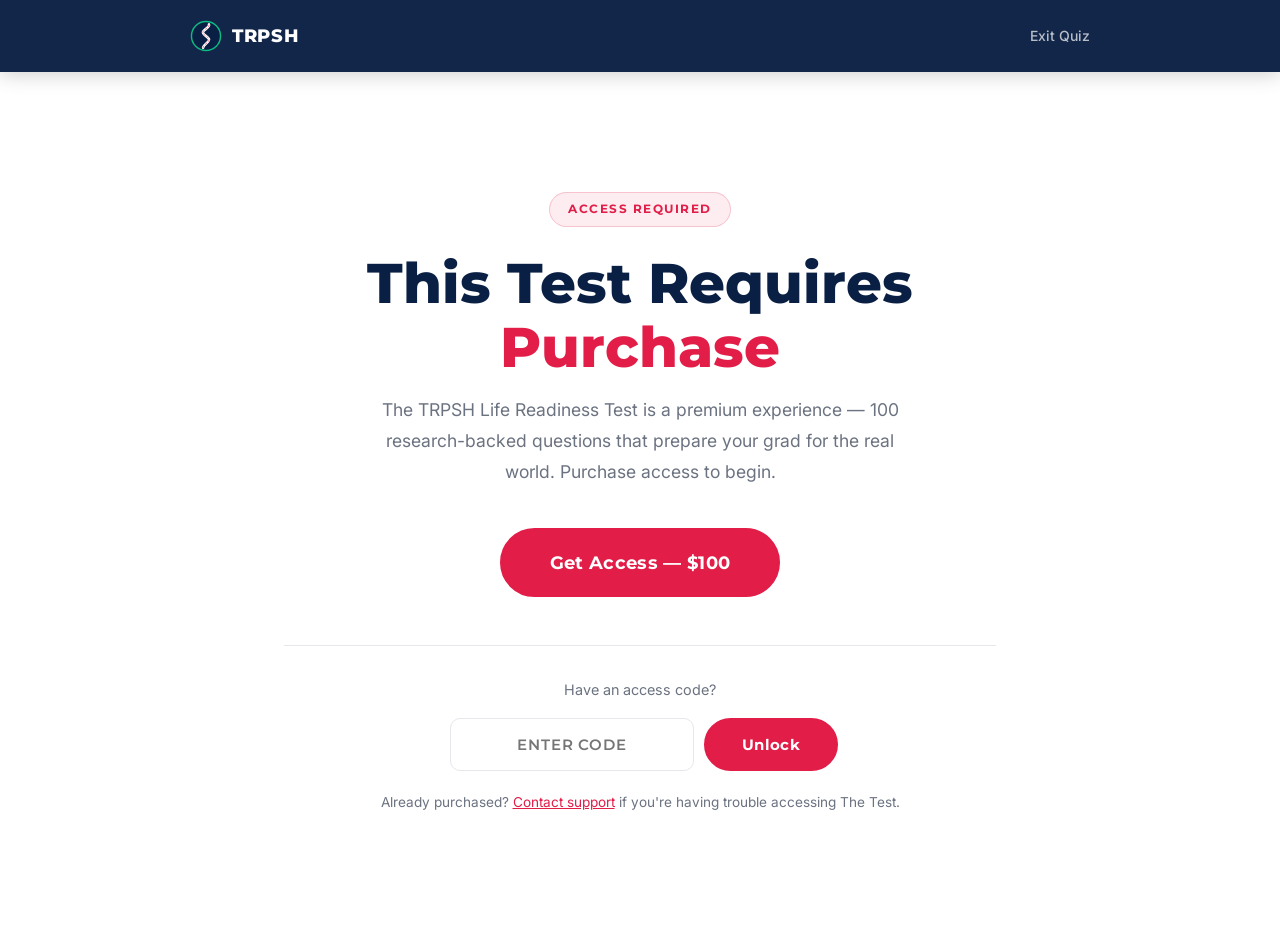
<file: quiz.html>
<!DOCTYPE html>
<html lang="en">
<head>
  <meta charset="UTF-8">
  <meta name="viewport" content="width=device-width, initial-scale=1.0">
  <meta name="description" content="Take the TRPSH 100-question life-readiness quiz. Find out what you know — and what nobody taught you.">
  <title>The Quiz — 100 Questions | TRPSH</title>
  <link rel="icon" type="image/svg+xml" href="favicon.svg">
  <link rel="preconnect" href="https://fonts.googleapis.com">
  <link rel="preconnect" href="https://fonts.gstatic.com" crossorigin>
  <link href="https://fonts.googleapis.com/css2?family=Montserrat:ital,wght@0,400;0,600;0,700;0,800;0,900;1,400&family=Inter:wght@400;500;600&display=swap" rel="stylesheet">
  <style>
    /* ═══════════════════════════════════════════════
       TRPSH Quiz Experience — Self-Contained Styles
    ═══════════════════════════════════════════════ */

    *, *::before, *::after { box-sizing: border-box; margin: 0; padding: 0; }

    :root {
      --navy:       #0A1F44;
      --navy-mid:   #142E6F;
      --gold:       #E11D48;
      --gold-dark:  #BE123C;
      --teal:       #10B981;
      --teal-dark:  #059669;
      --cream:      #F1F5F9;
      --white:      #FFFFFF;
      --charcoal:   #0A1F44;
      --gray-700:   #374151;
      --gray-500:   #6B7280;
      --gray-300:   #D1D5DB;
      --gray-100:   #F3F4F6;
      --border:     #E5E7EB;
      --shadow-sm:  0 1px 3px rgba(0,0,0,.08), 0 1px 2px rgba(0,0,0,.06);
      --shadow-md:  0 4px 16px rgba(0,0,0,.10);
      --shadow-lg:  0 12px 40px rgba(0,0,0,.14);
      --radius:     12px;
      --radius-lg:  20px;
      --radius-xl:  28px;
      --transition: 0.25s cubic-bezier(0.4,0,0.2,1);
      --green-bg:   rgba(16,185,129,0.12);
      --green-border: #10B981;
      --red-bg:     rgba(225,29,72,0.10);
      --red-border: #E11D48;
    }

    html { scroll-behavior: smooth; font-size: 16px; }

    body {
      font-family: 'Inter', -apple-system, BlinkMacSystemFont, sans-serif;
      color: #0F172A;
      background: var(--white);
      line-height: 1.65;
      -webkit-font-smoothing: antialiased;
      min-height: 100vh;
    }

    a { text-decoration: none; color: inherit; }
    ul { list-style: none; }
    button { cursor: pointer; border: none; background: none; font-family: inherit; }

    h1, h2, h3, h4, h5, h6 {
      font-family: 'Montserrat', sans-serif;
      font-weight: 800;
      line-height: 1.15;
      color: var(--charcoal);
    }
    h1 { font-size: clamp(2.2rem, 5vw, 3.5rem); }
    h2 { font-size: clamp(1.8rem, 3.5vw, 2.75rem); }
    h3 { font-size: clamp(1.25rem, 2vw, 1.6rem); font-weight: 700; }
    p  { color: var(--gray-700); }

    .text-gold { color: var(--gold); }

    /* ─── Navigation ─── */
    .quiz-nav {
      position: sticky;
      top: 0;
      z-index: 100;
      background: rgba(10,31,68,0.97);
      backdrop-filter: blur(16px);
      box-shadow: 0 2px 20px rgba(0,0,0,0.2);
      padding: 0 24px;
    }
    .quiz-nav__inner {
      max-width: 900px;
      margin: 0 auto;
      display: flex;
      align-items: center;
      justify-content: space-between;
      height: 72px;
    }
    .quiz-nav__logo {
      display: flex;
      align-items: center;
      gap: 10px;
      color: var(--white);
      font-family: 'Montserrat', sans-serif;
      font-weight: 800;
      font-size: 1.1rem;
      letter-spacing: 0.04em;
    }
    .quiz-nav__logo svg { width: 32px; height: 32px; }
    .quiz-nav__exit {
      color: rgba(255,255,255,0.7);
      font-family: 'Inter', sans-serif;
      font-size: 0.875rem;
      font-weight: 500;
      transition: color 0.15s ease;
    }
    .quiz-nav__exit:hover { color: var(--white); }

    /* ─── Shared Container ─── */
    .quiz-container {
      max-width: 760px;
      margin: 0 auto;
      padding: 0 24px;
    }

    /* ─── Screens ─── */
    .screen {
      display: none;
      opacity: 0;
      transition: opacity 0.35s ease;
    }
    .screen.active {
      display: block;
    }
    .screen.visible {
      opacity: 1;
    }

    /* ═══════════════════════════════════════════════
       START SCREEN
    ═══════════════════════════════════════════════ */
    .start {
      padding: 80px 0 100px;
      text-align: center;
    }
    .start__badge {
      display: inline-flex;
      align-items: center;
      gap: 8px;
      font-family: 'Montserrat', sans-serif;
      font-size: 0.78rem;
      font-weight: 700;
      letter-spacing: 0.12em;
      text-transform: uppercase;
      color: var(--gold);
      background: rgba(225,29,72,0.08);
      border: 1px solid rgba(225,29,72,0.2);
      border-radius: 100px;
      padding: 6px 18px;
      margin-bottom: 28px;
    }
    .start__title {
      margin-bottom: 20px;
    }
    .start__sub {
      font-size: 1.1rem;
      max-width: 620px;
      margin: 0 auto 48px;
      color: var(--gray-500);
      line-height: 1.75;
    }

    .start__categories {
      max-width: 520px;
      margin: 0 auto 48px;
      text-align: left;
    }
    .start__categories h3 {
      font-size: 1rem;
      margin-bottom: 16px;
      color: var(--charcoal);
    }
    .start__cat-item {
      display: flex;
      justify-content: space-between;
      align-items: center;
      padding: 10px 0;
      border-bottom: 1px solid var(--border);
      font-size: 0.95rem;
    }
    .start__cat-item:last-child { border-bottom: none; }
    .start__cat-name { color: var(--gray-700); }
    .start__cat-count {
      font-family: 'Montserrat', sans-serif;
      font-weight: 700;
      color: var(--charcoal);
      font-size: 0.85rem;
      background: var(--cream);
      border-radius: 100px;
      padding: 2px 12px;
    }

    .start__time {
      font-size: 0.9rem;
      color: var(--gray-500);
      margin-bottom: 32px;
    }
    .start__time svg {
      display: inline-block;
      vertical-align: -3px;
      margin-right: 6px;
    }

    .btn {
      display: inline-flex;
      align-items: center;
      justify-content: center;
      gap: 8px;
      font-family: 'Montserrat', sans-serif;
      font-weight: 700;
      font-size: 0.95rem;
      letter-spacing: 0.02em;
      border-radius: 100px;
      padding: 15px 36px;
      border: 2px solid transparent;
      transition: background-color 150ms ease, border-color 150ms ease, transform 150ms ease, box-shadow 150ms ease;
      white-space: nowrap;
    }
    .btn--gold {
      background: var(--gold);
      color: var(--white);
      border-color: var(--gold);
    }
    .btn--gold:hover {
      background: var(--gold-dark);
      border-color: var(--gold-dark);
      transform: translateY(-2px);
      box-shadow: 0 8px 24px rgba(225,29,72,0.35);
    }
    .btn--outline {
      background: transparent;
      color: var(--charcoal);
      border-color: var(--gray-300);
    }
    .btn--outline:hover {
      border-color: var(--charcoal);
      transform: translateY(-2px);
    }
    .btn--xl { padding: 18px 48px; font-size: 1.1rem; }

    /* ═══════════════════════════════════════════════
       QUIZ SCREEN
    ═══════════════════════════════════════════════ */
    .quiz {
      padding: 40px 0 80px;
    }

    /* Progress */
    .progress-wrap {
      margin-bottom: 32px;
    }
    .progress-label {
      display: flex;
      justify-content: space-between;
      align-items: center;
      margin-bottom: 8px;
    }
    .progress-label__text {
      font-family: 'Montserrat', sans-serif;
      font-weight: 700;
      font-size: 0.85rem;
      color: var(--charcoal);
    }
    .progress-label__count {
      font-size: 0.8rem;
      color: var(--gray-500);
      font-weight: 500;
    }
    .progress-bar {
      width: 100%;
      height: 6px;
      background: var(--gray-100);
      border-radius: 100px;
      overflow: hidden;
    }
    .progress-bar__fill {
      height: 100%;
      background: var(--gold);
      border-radius: 100px;
      transition: width 0.4s cubic-bezier(0.4,0,0.2,1);
      width: 0%;
    }

    /* Category badge */
    .category-badge {
      display: inline-block;
      font-family: 'Montserrat', sans-serif;
      font-size: 0.72rem;
      font-weight: 700;
      letter-spacing: 0.08em;
      text-transform: uppercase;
      color: var(--white);
      background: var(--teal);
      border-radius: 100px;
      padding: 5px 14px;
      margin-bottom: 20px;
    }

    /* Question */
    .question-text {
      font-family: 'Montserrat', sans-serif;
      font-weight: 800;
      font-size: clamp(1.15rem, 2.5vw, 1.45rem);
      line-height: 1.4;
      color: var(--charcoal);
      margin-bottom: 28px;
    }

    /* Answer choices */
    .choices {
      display: flex;
      flex-direction: column;
      gap: 12px;
      margin-bottom: 0;
    }
    .choice-btn {
      width: 100%;
      text-align: left;
      font-family: 'Inter', sans-serif;
      font-size: 0.95rem;
      font-weight: 500;
      line-height: 1.55;
      color: var(--charcoal);
      background: var(--white);
      border: 2px solid var(--border);
      border-radius: var(--radius);
      padding: 16px 20px;
      min-height: 54px;
      transition: border-color 0.15s ease, background-color 0.15s ease, transform 0.1s ease;
      cursor: pointer;
    }
    .choice-btn:hover:not(.choice-btn--disabled) {
      border-color: var(--gray-300);
      background: var(--gray-100);
    }
    .choice-btn:focus-visible {
      outline: 2px solid var(--gold);
      outline-offset: 2px;
    }
    .choice-btn--correct {
      border-color: var(--green-border) !important;
      background: var(--green-bg) !important;
    }
    .choice-btn--wrong {
      border-color: var(--red-border) !important;
      background: var(--red-bg) !important;
    }
    .choice-btn--disabled {
      cursor: default;
      pointer-events: none;
    }

    /* Explanation card */
    .explanation {
      max-height: 0;
      overflow: hidden;
      transition: max-height 0.45s cubic-bezier(0.4,0,0.2,1), opacity 0.35s ease, margin-top 0.35s ease;
      opacity: 0;
      margin-top: 0;
    }
    .explanation.show {
      max-height: 600px;
      opacity: 1;
      margin-top: 24px;
    }
    .explanation__card {
      background: var(--cream);
      border-radius: var(--radius);
      padding: 24px;
      border-left: 4px solid var(--teal);
    }
    .explanation__card--wrong {
      border-left-color: var(--gold);
    }
    .explanation__header {
      font-family: 'Montserrat', sans-serif;
      font-weight: 800;
      font-size: 1rem;
      margin-bottom: 8px;
    }
    .explanation__header--correct { color: var(--teal); }
    .explanation__header--wrong { color: var(--gold); }
    .explanation__text {
      font-size: 0.95rem;
      line-height: 1.7;
      color: var(--gray-700);
      margin-bottom: 10px;
    }
    .explanation__research {
      font-size: 0.82rem;
      font-style: italic;
      color: var(--gray-500);
      line-height: 1.6;
    }

    /* Next button */
    .next-wrap {
      max-height: 0;
      overflow: hidden;
      opacity: 0;
      transition: max-height 0.35s ease, opacity 0.3s ease, margin-top 0.3s ease;
      margin-top: 0;
    }
    .next-wrap.show {
      max-height: 80px;
      opacity: 1;
      margin-top: 20px;
    }
    .next-wrap .btn { width: 100%; }

    /* Ad space */
    .ad-space {
      max-height: 0;
      overflow: hidden;
      opacity: 0;
      transition: max-height 0.4s ease 0.1s, opacity 0.35s ease 0.15s, margin-top 0.35s ease;
      margin-top: 0;
    }
    .ad-space.show {
      max-height: 400px;
      opacity: 1;
      margin-top: 32px;
    }
    .ad-space__inner {
      border-top: 1px solid var(--border);
      padding-top: 24px;
    }
    .ad-space__box {
      min-height: 200px;
      border: 2px dashed var(--gray-300);
      border-radius: var(--radius);
      display: flex;
      align-items: center;
      justify-content: center;
      padding: 32px 24px;
      text-align: center;
    }
    .ad-space__placeholder {
      font-size: 0.88rem;
      font-style: italic;
      color: var(--gray-500);
      line-height: 1.7;
      max-width: 400px;
    }

    /* ═══════════════════════════════════════════════
       RESULTS SCREEN
    ═══════════════════════════════════════════════ */
    .results {
      padding: 60px 0 100px;
      text-align: center;
    }

    .results__score-ring {
      position: relative;
      width: 200px;
      height: 200px;
      margin: 0 auto 24px;
    }
    .results__score-ring svg {
      width: 200px;
      height: 200px;
      transform: rotate(-90deg);
    }
    .results__score-ring circle {
      fill: none;
      stroke-width: 10;
    }
    .results__ring-bg { stroke: var(--gray-100); }
    .results__ring-fill {
      stroke: var(--gold);
      stroke-linecap: round;
      stroke-dasharray: 565.48;
      stroke-dashoffset: 565.48;
      transition: stroke-dashoffset 1.5s cubic-bezier(0.4,0,0.2,1), stroke 0.3s ease;
    }
    .results__score-number {
      position: absolute;
      top: 50%;
      left: 50%;
      transform: translate(-50%, -50%);
    }
    .results__score-number strong {
      display: block;
      font-family: 'Montserrat', sans-serif;
      font-weight: 900;
      font-size: 2.8rem;
      color: var(--charcoal);
      line-height: 1;
    }
    .results__score-number span {
      font-size: 0.85rem;
      color: var(--gray-500);
      font-weight: 500;
    }

    .results__title {
      margin-bottom: 12px;
    }
    .results__verdict {
      font-size: 1.15rem;
      font-weight: 600;
      line-height: 1.6;
      margin-bottom: 48px;
    }
    .results__verdict--high { color: var(--teal); }
    .results__verdict--mid { color: var(--gold); }

    /* Category breakdown */
    .results__breakdown {
      text-align: left;
      max-width: 600px;
      margin: 0 auto 48px;
    }
    .results__breakdown h3 {
      font-size: 1.05rem;
      margin-bottom: 20px;
      text-align: center;
    }
    .breakdown-row {
      margin-bottom: 16px;
    }
    .breakdown-row__header {
      display: flex;
      justify-content: space-between;
      align-items: baseline;
      margin-bottom: 6px;
    }
    .breakdown-row__name {
      font-size: 0.88rem;
      font-weight: 600;
      color: var(--charcoal);
    }
    .breakdown-row__score {
      font-family: 'Montserrat', sans-serif;
      font-size: 0.82rem;
      font-weight: 700;
      color: var(--gray-500);
    }
    .breakdown-row__bar {
      width: 100%;
      height: 8px;
      background: var(--gray-100);
      border-radius: 100px;
      overflow: hidden;
    }
    .breakdown-row__fill {
      height: 100%;
      border-radius: 100px;
      background: var(--teal);
      transition: width 1s cubic-bezier(0.4,0,0.2,1);
      width: 0%;
    }
    .breakdown-row__fill--low { background: var(--gold); }

    /* CTAs */
    .results__ctas {
      display: flex;
      gap: 16px;
      justify-content: center;
      flex-wrap: wrap;
      margin-bottom: 48px;
    }

    .results__share-toast {
      display: none;
      font-size: 0.85rem;
      color: var(--teal);
      font-weight: 600;
      margin-top: 12px;
    }
    .results__share-toast.show {
      display: block;
    }

    /* Results ad */
    .results__ad {
      margin-top: 48px;
    }

    /* ─── Results Footer ─── */
    .results-footer {
      margin-top: 80px;
      padding: 32px 0;
      border-top: 1px solid var(--border);
      text-align: center;
    }
    .results-footer p {
      font-size: 0.82rem;
      color: var(--gray-500);
    }
    .results-footer a {
      color: var(--gold);
      font-weight: 600;
    }
    .results-footer a:hover { text-decoration: underline; }

    /* ═══════════════════════════════════════════════
       RESPONSIVE
    ═══════════════════════════════════════════════ */
    @media (max-width: 640px) {
      .start { padding: 48px 0 64px; }
      .quiz { padding: 28px 0 60px; }
      .results { padding: 40px 0 60px; }

      .start__categories { max-width: 100%; }

      .choice-btn {
        padding: 14px 16px;
        font-size: 0.9rem;
      }

      .explanation__card { padding: 18px; }

      .results__score-ring { width: 160px; height: 160px; }
      .results__score-ring svg { width: 160px; height: 160px; }
      .results__score-number strong { font-size: 2.2rem; }

      .results__ctas {
        flex-direction: column;
        align-items: stretch;
      }
      .results__ctas .btn { width: 100%; }
    }

    /* ─── Focus & Accessibility ─── */
    :focus-visible {
      outline: 2px solid var(--gold);
      outline-offset: 2px;
    }
  </style>
<script defer data-domain="trpsh-site.vercel.app" src="https://plausible.io/js/script.js"></script>
</head>
<body>

  <!-- ═══════════════════════════════════════════════
       NAVIGATION (Persistent)
  ═══════════════════════════════════════════════ -->
  <nav class="quiz-nav">
    <div class="quiz-nav__inner">
      <a href="index.html" class="quiz-nav__logo" aria-label="TRPSH Home">
        <svg viewBox="0 0 44 44" fill="none" xmlns="http://www.w3.org/2000/svg" aria-hidden="true">
          <circle cx="22" cy="22" r="21" fill="#0A1F44"/>
          <circle cx="22" cy="22" r="20" stroke="#10B981" stroke-width="2"/>
          <path d="M18 38 C18 34, 28 30, 26 26 C24 22, 16 20, 18 16 C20 12, 28 10, 26 6" stroke="#FFFFFF" stroke-width="3.5" stroke-linecap="round" fill="none"/>
          <path d="M18 38 C18 34, 28 30, 26 26 C24 22, 16 20, 18 16 C20 12, 28 10, 26 6" stroke="#E11D48" stroke-width="0.8" stroke-linecap="round" stroke-dasharray="2.5 3" fill="none"/>
        </svg>
        TRPSH
      </a>
      <a href="index.html" class="quiz-nav__exit">Exit Quiz</a>
    </div>
  </nav>

  <!-- ═══════════════════════════════════════════════
       ACCESS GATE
  ═══════════════════════════════════════════════ -->
  <div id="gateScreen" class="screen active visible">
    <div class="quiz-container start" style="text-align: center; padding: 120px 24px;">
      <div class="start__badge" style="margin-bottom: 24px;">Access Required</div>
      <h1 class="start__title" style="margin-bottom: 16px;">This Test Requires <span class="text-gold">Purchase</span></h1>
      <p class="start__sub" style="max-width: 520px; margin: 0 auto 40px;">The TRPSH Life Readiness Test is a premium experience — 100 research-backed questions that prepare your grad for the real world. Purchase access to begin.</p>
      <a href="quiz-landing.html#buy" class="btn btn--gold btn--xl">Get Access — $100</a>

      <!-- Promo Code -->
      <div style="margin-top: 48px; padding-top: 32px; border-top: 1px solid var(--border, #E5E7EB);">
        <p style="color: var(--gray-500); font-size: 0.9rem; margin-bottom: 16px;">Have an access code?</p>
        <div style="display: flex; gap: 10px; max-width: 380px; margin: 0 auto;">
          <input type="text" id="promoInput" placeholder="Enter code" autocomplete="off" spellcheck="false"
            style="flex: 1; padding: 12px 16px; border: 1.5px solid #E5E7EB; border-radius: 10px; font-family: 'Montserrat', sans-serif; font-size: 0.95rem; font-weight: 600; letter-spacing: 0.06em; text-transform: uppercase; color: #0A1F44; background: #fff; text-align: center;">
          <button id="promoBtn" class="btn btn--gold" style="flex-shrink: 0;">Unlock</button>
        </div>
        <p id="promoError" style="color: #E11D48; font-size: 0.8rem; margin-top: 10px; display: none;">Invalid code. Please try again.</p>
        <p id="promoSuccess" style="color: #10B981; font-size: 0.8rem; margin-top: 10px; display: none; font-weight: 600;">Access granted! Loading...</p>
      </div>

      <p style="color: var(--gray-500); font-size: 0.85rem; margin-top: 20px;">Already purchased? <a href="quiz-landing.html#buy" style="color: var(--gold); text-decoration: underline;">Contact support</a> if you're having trouble accessing The Test.</p>
    </div>
  </div>

  <!-- ═══════════════════════════════════════════════
       START SCREEN
  ═══════════════════════════════════════════════ -->
  <div id="startScreen" class="screen">
    <div class="quiz-container start">
      <div class="start__badge">Life Readiness Quiz</div>
      <h1 class="start__title">100 Questions. One Score.<br>How Ready <span class="text-gold">Are You?</span></h1>
      <p class="start__sub">This isn't a school test. It's a life test. 100 multiple-choice questions covering the things nobody taught you — but everyone expects you to know.</p>

      <div class="start__categories">
        <h3>What You'll Be Tested On</h3>
        <div class="start__cat-item">
          <span class="start__cat-name">Interpersonal &amp; Social</span>
          <span class="start__cat-count">30 questions</span>
        </div>
        <div class="start__cat-item">
          <span class="start__cat-name">Health, Insurance &amp; Taxes</span>
          <span class="start__cat-count">15 questions</span>
        </div>
        <div class="start__cat-item">
          <span class="start__cat-name">Career &amp; Money</span>
          <span class="start__cat-count">15 questions</span>
        </div>
        <div class="start__cat-item">
          <span class="start__cat-name">Housing &amp; Tenant Rights</span>
          <span class="start__cat-count">10 questions</span>
        </div>
        <div class="start__cat-item">
          <span class="start__cat-name">Banking &amp; Financial Systems</span>
          <span class="start__cat-count">10 questions</span>
        </div>
        <div class="start__cat-item">
          <span class="start__cat-name">Credit</span>
          <span class="start__cat-count">10 questions</span>
        </div>
        <div class="start__cat-item">
          <span class="start__cat-name">Legal Rights</span>
          <span class="start__cat-count">10 questions</span>
        </div>
      </div>

      <p class="start__time">
        <svg width="16" height="16" viewBox="0 0 24 24" fill="none" stroke="currentColor" stroke-width="2" stroke-linecap="round" aria-hidden="true"><circle cx="12" cy="12" r="10"/><polyline points="12 6 12 12 16 14"/></svg>
        Estimated time: 20 &ndash; 30 minutes
      </p>

      <button id="beginBtn" class="btn btn--gold btn--xl">Begin The Quiz</button>
    </div>
  </div>

  <!-- ═══════════════════════════════════════════════
       QUIZ SCREEN
  ═══════════════════════════════════════════════ -->
  <div id="quizScreen" class="screen">
    <div class="quiz-container quiz">
      <!-- Progress -->
      <div class="progress-wrap">
        <div class="progress-label">
          <span class="progress-label__text" id="progressText">Question 1 of 100</span>
          <span class="progress-label__count" id="progressPercent">0%</span>
        </div>
        <div class="progress-bar">
          <div class="progress-bar__fill" id="progressFill"></div>
        </div>
      </div>

      <!-- Category -->
      <div class="category-badge" id="categoryBadge"></div>

      <!-- Question -->
      <div class="question-text" id="questionText"></div>

      <!-- Choices -->
      <div class="choices" id="choicesContainer" role="group" aria-label="Answer choices"></div>

      <!-- Explanation -->
      <div class="explanation" id="explanationWrap">
        <div class="explanation__card" id="explanationCard">
          <div class="explanation__header" id="explanationHeader"></div>
          <p class="explanation__text" id="explanationText"></p>
          <p class="explanation__research" id="explanationResearch"></p>
        </div>
      </div>

      <!-- Next button -->
      <div class="next-wrap" id="nextWrap">
        <button class="btn btn--gold" id="nextBtn">Next Question &rarr;</button>
      </div>

      <!-- Ad space -->
      <div class="ad-space" id="adSpace">
        <div class="ad-space__inner">
          <div class="ad-space__box" id="adBox" data-ad-category="">
            <p class="ad-space__placeholder">We don't have an advertiser in this space yet who solves this pain point. But should you ever need help in this area, check back — hopefully we'll have the resource you need.</p>
          </div>
        </div>
      </div>
    </div>
  </div>

  <!-- ═══════════════════════════════════════════════
       RESULTS SCREEN
  ═══════════════════════════════════════════════ -->
  <div id="resultsScreen" class="screen">
    <div class="quiz-container results">
      <!-- Score ring -->
      <div class="results__score-ring">
        <svg viewBox="0 0 200 200">
          <circle class="results__ring-bg" cx="100" cy="100" r="90"/>
          <circle class="results__ring-fill" id="scoreRing" cx="100" cy="100" r="90"/>
        </svg>
        <div class="results__score-number">
          <strong id="scoreDisplay">0</strong>
          <span>out of 100</span>
        </div>
      </div>

      <h2 class="results__title">You scored <span class="text-gold" id="scoreTitleNum">0</span>/100</h2>
      <p class="results__verdict" id="verdictText"></p>

      <!-- Category breakdown -->
      <div class="results__breakdown" id="breakdownContainer">
        <h3>Score by Category</h3>
      </div>

      <!-- CTAs -->
      <div class="results__ctas">
        <button class="btn btn--gold btn--xl" id="retakeBtn">Retake Quiz</button>
        <button class="btn btn--outline btn--xl" id="shareBtn">Share Your Score</button>
      </div>
      <p class="results__share-toast" id="shareToast">Score copied to clipboard!</p>

      <!-- Test 2 Unlock Banner (hidden by default, shown when score >= 70) -->
      <div id="test2Unlock" style="display: none; margin-top: 48px; padding: 40px; background: linear-gradient(135deg, #0A1F44 0%, #142E6F 100%); border-radius: 20px; text-align: center; border: 1px solid rgba(16,185,129,0.3); position: relative; overflow: hidden;">
        <div style="position: absolute; inset: 0; background: radial-gradient(circle at 30% 50%, rgba(16,185,129,0.1) 0%, transparent 50%); pointer-events: none;"></div>
        <div style="position: relative; z-index: 1;">
          <div style="display: inline-flex; align-items: center; gap: 8px; font-family: 'Montserrat', sans-serif; font-size: 0.78rem; font-weight: 700; letter-spacing: 0.12em; text-transform: uppercase; color: var(--teal); background: rgba(16,185,129,0.12); border: 1px solid rgba(16,185,129,0.25); border-radius: 100px; padding: 6px 18px; margin-bottom: 20px;">
            <svg width="14" height="14" viewBox="0 0 24 24" fill="none" stroke="#10B981" stroke-width="2.5"><rect x="3" y="11" width="18" height="11" rx="2" ry="2"/><path d="M7 11V7a5 5 0 0 1 10 0v4"/></svg>
            Unlocked
          </div>
          <h3 style="font-family: 'Montserrat', sans-serif; font-weight: 800; font-size: 1.5rem; color: #FFFFFF; margin-bottom: 12px;">You Passed. You Unlocked <span style="color: var(--gold);">Test 2.</span></h3>
          <p style="color: rgba(255,255,255,0.7); font-size: 1rem; line-height: 1.7; max-width: 480px; margin: 0 auto 28px;">100 new questions. The science of attraction, persuasion, body language, and human connection — backed by decades of research. This is the test nobody expects.</p>
          <a href="quiz-2.html" class="btn btn--gold btn--xl" style="display: inline-flex;">
            Start Test 2
            <svg width="18" height="18" viewBox="0 0 24 24" fill="none" stroke="currentColor" stroke-width="2.5" aria-hidden="true"><path d="M5 12h14M12 5l7 7-7 7"/></svg>
          </a>
        </div>
      </div>

      <!-- Test 2 Locked Teaser (shown when score < 70) -->
      <div id="test2Locked" style="display: none; margin-top: 48px; padding: 40px; background: linear-gradient(135deg, #0A1F44 0%, #142E6F 100%); border-radius: 20px; text-align: center; border: 1px solid rgba(255,255,255,0.08); position: relative; overflow: hidden;">
        <div style="position: absolute; inset: 0; background: radial-gradient(circle at 30% 50%, rgba(225,29,72,0.06) 0%, transparent 50%); pointer-events: none;"></div>
        <div style="position: relative; z-index: 1;">
          <div style="display: inline-flex; align-items: center; gap: 8px; font-family: 'Montserrat', sans-serif; font-size: 0.78rem; font-weight: 700; letter-spacing: 0.12em; text-transform: uppercase; color: rgba(255,255,255,0.4); background: rgba(255,255,255,0.06); border: 1px solid rgba(255,255,255,0.1); border-radius: 100px; padding: 6px 18px; margin-bottom: 20px;">
            <svg width="14" height="14" viewBox="0 0 24 24" fill="none" stroke="rgba(255,255,255,0.4)" stroke-width="2.5"><rect x="3" y="11" width="18" height="11" rx="2" ry="2"/><path d="M7 11V7a5 5 0 0 1 10 0v4"/></svg>
            Locked
          </div>
          <h3 style="font-family: 'Montserrat', sans-serif; font-weight: 800; font-size: 1.5rem; color: #FFFFFF; margin-bottom: 12px;">There's a <span style="color: var(--gold);">FREE SECRET REWARD TEST</span></h3>
          <p style="color: rgba(255,255,255,0.55); font-size: 1rem; line-height: 1.7; max-width: 520px; margin: 0 auto 16px;">with research <em style="color: rgba(255,255,255,0.8);">most people will never see.</em> This research delves deep into relationship psychology, the science of attraction, and how to get the guy or girl you're crazy about. If you go to college without this — you're <em style="color: rgba(255,255,255,0.8);">definitely</em> gonna miss out.</p>
          <p style="color: rgba(255,255,255,0.35); font-size: 0.88rem; margin-bottom: 28px;">Score <strong style="color: var(--teal);">70 or higher</strong> to unlock it.</p>
          <button class="btn btn--gold btn--xl" id="retryForTest2Btn" style="display: inline-flex;">
            Retake The Test
            <svg width="18" height="18" viewBox="0 0 24 24" fill="none" stroke="currentColor" stroke-width="2.5" aria-hidden="true"><path d="M1 4v6h6"/><path d="M3.51 15a9 9 0 1 0 2.13-9.36L1 10"/></svg>
          </button>
        </div>
      </div>

      <!-- Next Steps -->
      <div class="results__next-steps" style="margin-top: 48px; padding: 40px; background: var(--cream); border-radius: var(--radius-lg); text-align: center;">
        <h3 style="margin-bottom: 8px; color: var(--charcoal);">What's Next?</h3>
        <p style="margin-bottom: 28px; color: var(--gray-500); font-size: 1rem;">Your score is just the starting point. Here's how to get on the right path.</p>
        <div style="display: flex; gap: 16px; justify-content: center; flex-wrap: wrap;">
          <a href="index.html#course" class="btn btn--gold btn--lg">Explore The Course</a>
          <a href="index.html#book" class="btn btn--outline btn--lg" style="border-color: var(--navy); color: var(--navy);">Get Free Book</a>
          <a href="index.html#counselors" class="btn btn--outline btn--lg" style="border-color: var(--teal); color: var(--teal);">For Counselors</a>
        </div>
      </div>

      <!-- Job Interest Capture -->
      <div id="jobInterestSection" style="margin-top: 48px; padding: 40px; background: linear-gradient(135deg, #0A1F44 0%, #142E6F 100%); border-radius: 20px; text-align: center; border: 1px solid rgba(16,185,129,0.2); position: relative; overflow: hidden;">
        <div style="position: absolute; inset: 0; background: radial-gradient(circle at 70% 30%, rgba(16,185,129,0.08) 0%, transparent 50%); pointer-events: none;"></div>
        <div style="position: relative; z-index: 1;">
          <div style="display: inline-flex; align-items: center; gap: 8px; font-family: 'Montserrat', sans-serif; font-size: 0.78rem; font-weight: 700; letter-spacing: 0.12em; text-transform: uppercase; color: var(--teal); background: rgba(16,185,129,0.12); border: 1px solid rgba(16,185,129,0.25); border-radius: 100px; padding: 6px 18px; margin-bottom: 20px;">
            Coming Soon
          </div>
          <h3 style="font-family: 'Montserrat', sans-serif; font-weight: 800; font-size: 1.4rem; color: #FFFFFF; margin-bottom: 12px;">Need Help <span style="color: var(--gold);">Finding a Job?</span></h3>
          <p style="color: rgba(255,255,255,0.65); font-size: 1rem; line-height: 1.7; max-width: 520px; margin: 0 auto 28px;"><strong style="color: #fff;">PathReady Staffing</strong> is coming — job placement for TRPSH-certified graduates. We match you with real employers, and every hour you work earns points redeemable at Kampus Krashers events. <em>Hands to guide you. Jobs to grow you.</em></p>

          <div id="jobInterestForm" style="max-width: 400px; margin: 0 auto;">
            <div style="margin-bottom: 12px;">
              <input type="email" id="jobEmail" placeholder="Your email address" required
                style="width: 100%; padding: 14px 18px; border: 1.5px solid rgba(255,255,255,0.15); border-radius: 10px; font-family: 'Inter', sans-serif; font-size: 0.95rem; color: #fff; background: rgba(255,255,255,0.06); text-align: center;">
            </div>
            <div style="margin-bottom: 16px;">
              <input type="tel" id="jobPhone" placeholder="Phone number (optional)"
                style="width: 100%; padding: 14px 18px; border: 1.5px solid rgba(255,255,255,0.15); border-radius: 10px; font-family: 'Inter', sans-serif; font-size: 0.95rem; color: #fff; background: rgba(255,255,255,0.06); text-align: center;">
            </div>
            <button type="button" id="jobInterestBtn" class="btn btn--teal btn--lg" style="width: 100%; justify-content: center;">
              I'm Interested — Keep Me Posted
            </button>
            <p style="color: rgba(255,255,255,0.3); font-size: 0.75rem; margin-top: 12px;">We'll only reach out when this is ready. No spam.</p>
          </div>

          <div id="jobInterestSuccess" style="display: none;">
            <div style="width: 52px; height: 52px; background: var(--teal); border-radius: 50%; display: flex; align-items: center; justify-content: center; margin: 0 auto 16px; font-size: 1.25rem; color: #fff; font-weight: 700;">&#10003;</div>
            <h4 style="font-family: 'Montserrat', sans-serif; font-weight: 700; color: #fff; margin-bottom: 8px;">You're on the list.</h4>
            <p style="color: rgba(255,255,255,0.55); font-size: 0.9rem;">We'll reach out when we're ready to help you find your first opportunity.</p>
          </div>
        </div>
      </div>

      <!-- Results ad -->
      <div class="results__ad">
        <div class="ad-space__inner">
          <div class="ad-space__box" data-ad-category="general">
            <p class="ad-space__placeholder">We don't have an advertiser in this space yet who solves this pain point. But should you ever need help in this area, check back — hopefully we'll have the resource you need.</p>
          </div>
        </div>
      </div>

      <!-- Footer (only on results) -->
      <div class="results-footer">
        <p>&copy; 2026 TRPSH &mdash; The Right Path Starts Here. <a href="index.html">Back to Home</a> &middot; <a href="privacy.html">Privacy</a> &middot; <a href="terms.html">Terms</a> &middot; <a href="accessibility.html">Accessibility</a></p>
      </div>
    </div>
  </div>

  <!-- ═══════════════════════════════════════════════
       SCRIPTS
  ═══════════════════════════════════════════════ -->
  <script src="js/quiz-data.js"></script>
  <script>
  (function() {
    'use strict';

    /* ─── Access Gate ─── */
    /* Check URL params for access token (Payhip redirect) */
    const params = new URLSearchParams(window.location.search);
    if (params.get('access') === 'granted') {
      localStorage.setItem('trpsh_access', 'true');
      /* Clean the URL */
      window.history.replaceState({}, '', window.location.pathname);
    }

    const hasAccess = localStorage.getItem('trpsh_access') === 'true';
    const gateScreen = document.getElementById('gateScreen');
    const startScreenEl = document.getElementById('startScreen');

    if (hasAccess) {
      gateScreen.style.display = 'none';
      gateScreen.classList.remove('active', 'visible');
      startScreenEl.classList.add('active', 'visible');
    }
    /* If no access, gate stays visible, start screen stays hidden */

    /* ─── Promo Code System ─── */
    /*
       To add/remove codes, just edit this array.
       Codes are case-insensitive. Each code can only be used once per browser.
       For single-use global codes, you'd need a backend — this is client-side only.
    */
    const VALID_CODES = [
      'TRPSH2026',
      'RIGHTPATH',
      'FOUNDERS100'
    ];

    const promoInput   = document.getElementById('promoInput');
    const promoBtn     = document.getElementById('promoBtn');
    const promoError   = document.getElementById('promoError');
    const promoSuccess = document.getElementById('promoSuccess');

    if (promoBtn) {
      function tryPromoCode() {
        const code = promoInput.value.trim().toUpperCase();
        promoError.style.display = 'none';
        promoSuccess.style.display = 'none';

        if (!code) {
          promoError.textContent = 'Please enter a code.';
          promoError.style.display = 'block';
          return;
        }

        if (VALID_CODES.includes(code)) {
          localStorage.setItem('trpsh_access', 'true');
          localStorage.setItem('trpsh_access_code', code);
          promoSuccess.style.display = 'block';
          promoBtn.disabled = true;
          promoInput.disabled = true;
          setTimeout(() => {
            gateScreen.style.display = 'none';
            gateScreen.classList.remove('active', 'visible');
            startScreenEl.classList.add('active', 'visible');
          }, 800);
        } else {
          promoError.textContent = 'Invalid code. Please try again.';
          promoError.style.display = 'block';
          promoInput.value = '';
          promoInput.focus();
        }
      }

      promoBtn.addEventListener('click', tryPromoCode);
      promoInput.addEventListener('keydown', (e) => {
        if (e.key === 'Enter') { e.preventDefault(); tryPromoCode(); }
      });
    }

    /* ─── State ─── */
    const state = {
      currentQuestion: 0,
      score: 0,
      answers: [],
      categoryScores: {},
      categoryTotals: {},
      answered: false
    };

    /* ─── DOM refs ─── */
    const $ = id => document.getElementById(id);

    const startScreen     = $('startScreen');
    const quizScreen      = $('quizScreen');
    const resultsScreen   = $('resultsScreen');
    const beginBtn        = $('beginBtn');
    const progressText    = $('progressText');
    const progressPercent = $('progressPercent');
    const progressFill    = $('progressFill');
    const categoryBadge   = $('categoryBadge');
    const questionText    = $('questionText');
    const choicesContainer= $('choicesContainer');
    const explanationWrap = $('explanationWrap');
    const explanationCard = $('explanationCard');
    const explanationHeader = $('explanationHeader');
    const explanationText = $('explanationText');
    const explanationResearch = $('explanationResearch');
    const nextWrap        = $('nextWrap');
    const nextBtn         = $('nextBtn');
    const adSpace         = $('adSpace');
    const adBox           = $('adBox');
    const scoreRing       = $('scoreRing');
    const scoreDisplay    = $('scoreDisplay');
    const scoreTitleNum   = $('scoreTitleNum');
    const verdictText     = $('verdictText');
    const breakdownContainer = $('breakdownContainer');
    const retakeBtn       = $('retakeBtn');
    const shareBtn        = $('shareBtn');
    const shareToast      = $('shareToast');

    /* ─── Screen transitions ─── */
    function showScreen(screen) {
      [startScreen, quizScreen, resultsScreen].forEach(s => {
        s.classList.remove('active', 'visible');
      });
      screen.classList.add('active');
      requestAnimationFrame(() => {
        requestAnimationFrame(() => {
          screen.classList.add('visible');
        });
      });
    }

    /* ─── Initialize category totals ─── */
    function initCategories() {
      QUIZ_DATA.forEach(q => {
        if (!state.categoryTotals[q.category]) {
          state.categoryTotals[q.category] = 0;
          state.categoryScores[q.category] = 0;
        }
        state.categoryTotals[q.category]++;
      });
    }

    /* ─── Render question ─── */
    function renderQuestion() {
      const q = QUIZ_DATA[state.currentQuestion];
      const num = state.currentQuestion + 1;
      const pct = Math.round((state.currentQuestion / 100) * 100);

      state.answered = false;

      // Progress
      progressText.textContent = 'Question ' + num + ' of 100';
      progressPercent.textContent = pct + '%';
      progressFill.style.width = pct + '%';

      // Category
      categoryBadge.textContent = q.category;

      // Question
      questionText.textContent = q.question;

      // Choices
      choicesContainer.innerHTML = '';
      q.choices.forEach((choice, i) => {
        const btn = document.createElement('button');
        btn.className = 'choice-btn';
        btn.textContent = choice;
        btn.setAttribute('role', 'button');
        btn.setAttribute('aria-label', choice);
        btn.setAttribute('data-index', i);
        btn.addEventListener('click', () => handleAnswer(i));
        choicesContainer.appendChild(btn);
      });

      // Hide explanation, next, ad
      explanationWrap.classList.remove('show');
      nextWrap.classList.remove('show');
      adSpace.classList.remove('show');

      // Reset explanation card classes
      explanationCard.className = 'explanation__card';
      explanationHeader.className = 'explanation__header';
    }

    /* ─── Handle answer ─── */
    function handleAnswer(selectedIndex) {
      if (state.answered) return;
      state.answered = true;

      const q = QUIZ_DATA[state.currentQuestion];
      const isCorrect = selectedIndex === q.correct;
      const buttons = choicesContainer.querySelectorAll('.choice-btn');

      // Record
      state.answers.push({ questionId: q.id, selected: selectedIndex, correct: isCorrect });
      if (isCorrect) {
        state.score++;
        state.categoryScores[q.category]++;
      }

      // Highlight answers
      buttons.forEach((btn, i) => {
        btn.classList.add('choice-btn--disabled');
        if (i === q.correct) {
          btn.classList.add('choice-btn--correct');
        }
        if (i === selectedIndex && !isCorrect) {
          btn.classList.add('choice-btn--wrong');
        }
      });

      // Explanation
      if (isCorrect) {
        explanationHeader.textContent = 'Correct!';
        explanationHeader.classList.add('explanation__header--correct');
      } else {
        explanationHeader.textContent = 'Not quite.';
        explanationHeader.classList.add('explanation__header--wrong');
        explanationCard.classList.add('explanation__card--wrong');
      }
      explanationText.textContent = q.explanation;
      explanationResearch.textContent = q.research;

      // Show explanation, next, ad
      explanationWrap.classList.add('show');
      setTimeout(() => nextWrap.classList.add('show'), 150);
      setTimeout(() => {
        adBox.setAttribute('data-ad-category', q.adCategory);
        adSpace.classList.add('show');
      }, 250);

      // Update next button text for last question
      if (state.currentQuestion === 99) {
        nextBtn.innerHTML = 'See My Results &rarr;';
      }
    }

    /* ─── Next question ─── */
    function nextQuestion() {
      state.currentQuestion++;
      if (state.currentQuestion >= 100) {
        showResults();
      } else {
        renderQuestion();
      }
    }

    /* ─── Show results ─── */
    function showResults() {
      showScreen(resultsScreen);

      const score = state.score;

      // Animate score ring
      const circumference = 2 * Math.PI * 90; // ~565.48
      const offset = circumference - (score / 100) * circumference;
      setTimeout(() => {
        scoreRing.style.strokeDashoffset = offset;
        if (score >= 70) {
          scoreRing.style.stroke = 'var(--teal)';
        } else {
          scoreRing.style.stroke = 'var(--gold)';
        }
      }, 100);

      // Animate number
      let current = 0;
      const duration = 1200;
      const start = performance.now();
      function animateNumber(now) {
        const elapsed = now - start;
        const progress = Math.min(elapsed / duration, 1);
        const eased = 1 - Math.pow(1 - progress, 3);
        current = Math.round(eased * score);
        scoreDisplay.textContent = current;
        scoreTitleNum.textContent = current;
        if (progress < 1) requestAnimationFrame(animateNumber);
      }
      requestAnimationFrame(animateNumber);

      // Verdict
      let verdict = '';
      let verdictClass = '';
      if (score >= 90) {
        verdict = "You're ready. Seriously.";
        verdictClass = 'results__verdict--high';
      } else if (score >= 70) {
        verdict = "You're ahead of most — but there are gaps.";
        verdictClass = 'results__verdict--high';
      } else if (score >= 50) {
        verdict = "You know more than you think, but there's work to do.";
        verdictClass = 'results__verdict--mid';
      } else {
        verdict = "This is exactly why this quiz exists. No shame — just awareness.";
        verdictClass = 'results__verdict--mid';
      }
      verdictText.textContent = verdict;
      verdictText.className = 'results__verdict ' + verdictClass;

      // Unlock Test 2 if passed (70+), or show locked teaser
      var unlockBanner = document.getElementById('test2Unlock');
      var lockedTeaser = document.getElementById('test2Locked');
      if (score >= 70) {
        localStorage.setItem('trpsh_test1_passed', 'true');
        if (unlockBanner) unlockBanner.style.display = 'block';
        if (lockedTeaser) lockedTeaser.style.display = 'none';
      } else {
        if (unlockBanner) unlockBanner.style.display = 'none';
        if (lockedTeaser) lockedTeaser.style.display = 'block';
      }

      // Category breakdown
      const rows = breakdownContainer.querySelectorAll('.breakdown-row');
      rows.forEach(r => r.remove());

      // Sort categories by total count descending
      const sortedCats = Object.keys(state.categoryTotals).sort(
        (a, b) => state.categoryTotals[b] - state.categoryTotals[a]
      );

      sortedCats.forEach(cat => {
        const correct = state.categoryScores[cat];
        const total = state.categoryTotals[cat];
        const pct = Math.round((correct / total) * 100);
        const isLow = pct < 50;

        const row = document.createElement('div');
        row.className = 'breakdown-row';
        row.innerHTML =
          '<div class="breakdown-row__header">' +
            '<span class="breakdown-row__name">' + cat + '</span>' +
            '<span class="breakdown-row__score">' + correct + '/' + total + '</span>' +
          '</div>' +
          '<div class="breakdown-row__bar">' +
            '<div class="breakdown-row__fill' + (isLow ? ' breakdown-row__fill--low' : '') + '"></div>' +
          '</div>';
        breakdownContainer.appendChild(row);

        // Animate bar
        setTimeout(() => {
          row.querySelector('.breakdown-row__fill').style.width = pct + '%';
        }, 300);
      });

      // Scroll to top of results
      window.scrollTo({ top: 0, behavior: 'smooth' });
    }

    /* ─── Retake ─── */
    function retakeQuiz() {
      state.currentQuestion = 0;
      state.score = 0;
      state.answers = [];
      state.answered = false;
      Object.keys(state.categoryScores).forEach(k => state.categoryScores[k] = 0);

      // Reset ring
      scoreRing.style.strokeDashoffset = 565.48;
      scoreRing.style.stroke = 'var(--gold)';

      nextBtn.innerHTML = 'Next Question &rarr;';
      showScreen(quizScreen);
      renderQuestion();
      window.scrollTo({ top: 0, behavior: 'smooth' });
    }

    /* ─── Share ─── */
    function shareScore() {
      const text = 'I scored ' + state.score + '/100 on the TRPSH Life Readiness Quiz. How ready are you? Take it: https://www.therightpathstartshere.com/quiz.html';
      if (navigator.clipboard && navigator.clipboard.writeText) {
        navigator.clipboard.writeText(text).then(() => {
          shareToast.classList.add('show');
          setTimeout(() => shareToast.classList.remove('show'), 3000);
        });
      } else {
        // Fallback
        const textarea = document.createElement('textarea');
        textarea.value = text;
        textarea.style.position = 'fixed';
        textarea.style.opacity = '0';
        document.body.appendChild(textarea);
        textarea.select();
        document.execCommand('copy');
        document.body.removeChild(textarea);
        shareToast.classList.add('show');
        setTimeout(() => shareToast.classList.remove('show'), 3000);
      }
    }

    /* ─── Keyboard support ─── */
    document.addEventListener('keydown', function(e) {
      if (!quizScreen.classList.contains('active')) return;

      // Number keys 1-4 to select answer
      if (!state.answered) {
        const num = parseInt(e.key);
        if (num >= 1 && num <= 4) {
          const buttons = choicesContainer.querySelectorAll('.choice-btn');
          if (buttons[num - 1]) {
            handleAnswer(num - 1);
          }
        }
      }

      // Enter to go next
      if (state.answered && (e.key === 'Enter' || e.key === ' ')) {
        e.preventDefault();
        nextQuestion();
      }
    });

    /* ─── Event listeners ─── */
    beginBtn.addEventListener('click', function() {
      initCategories();
      showScreen(quizScreen);
      renderQuestion();
    });

    nextBtn.addEventListener('click', nextQuestion);
    retakeBtn.addEventListener('click', retakeQuiz);
    shareBtn.addEventListener('click', shareScore);
    var retryForTest2Btn = document.getElementById('retryForTest2Btn');
    if (retryForTest2Btn) retryForTest2Btn.addEventListener('click', retakeQuiz);

    /* ─── Job Interest Capture ─── */
    var jobInterestBtn = document.getElementById('jobInterestBtn');
    if (jobInterestBtn) {
      jobInterestBtn.addEventListener('click', function() {
        var emailField = document.getElementById('jobEmail');
        var phoneField = document.getElementById('jobPhone');
        var email = emailField.value.trim();
        var phone = phoneField.value.trim();

        if (!email || !/^[^\s@]+@[^\s@]+\.[^\s@]+$/.test(email)) {
          emailField.style.borderColor = 'var(--gold)';
          emailField.focus();
          return;
        }

        // Store locally (replace with real backend later)
        var leads = JSON.parse(localStorage.getItem('trpsh_job_leads') || '[]');
        leads.push({ email: email, phone: phone, score: state.score, date: new Date().toISOString() });
        localStorage.setItem('trpsh_job_leads', JSON.stringify(leads));

        document.getElementById('jobInterestForm').style.display = 'none';
        document.getElementById('jobInterestSuccess').style.display = 'block';
      });

      // Clear error on input
      var jobEmailField = document.getElementById('jobEmail');
      if (jobEmailField) {
        jobEmailField.addEventListener('input', function() {
          jobEmailField.style.borderColor = 'rgba(255,255,255,0.15)';
        });
      }
    }

  })();
  </script>
</body>
</html>
</file>
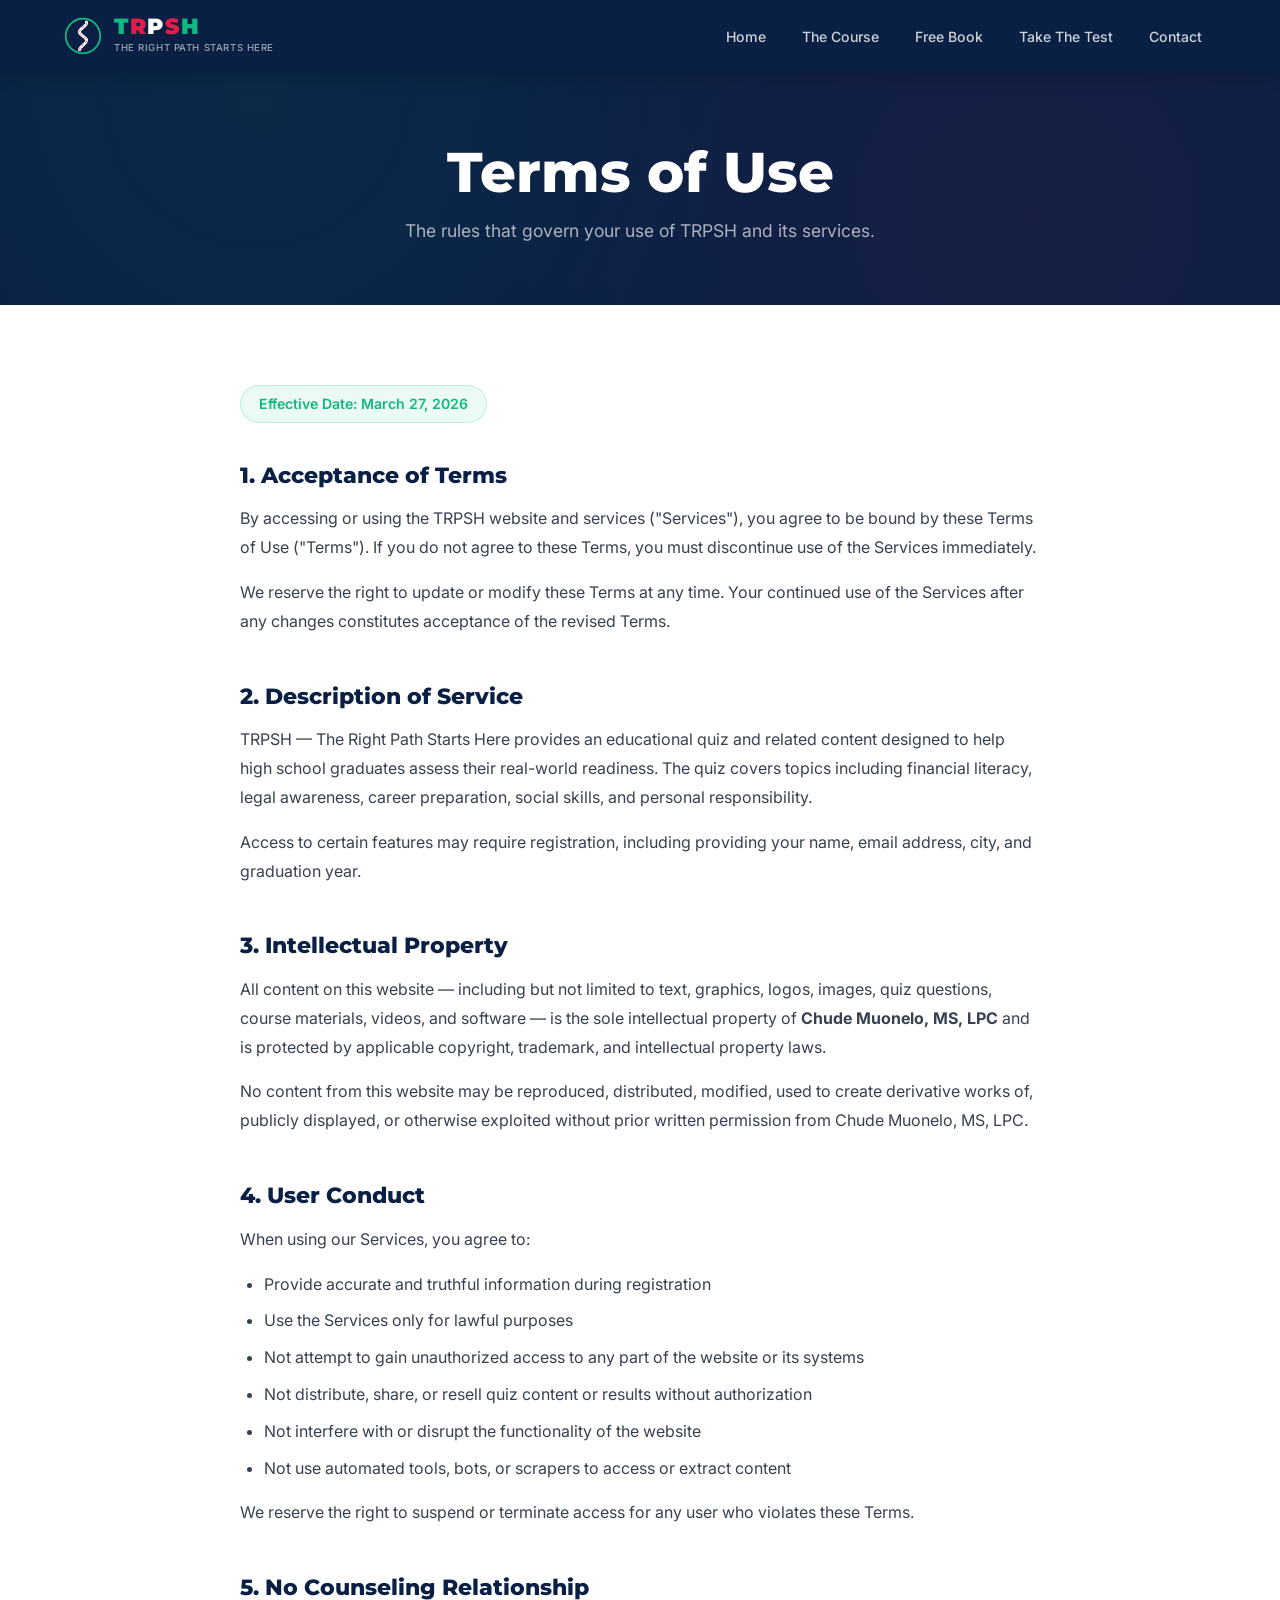
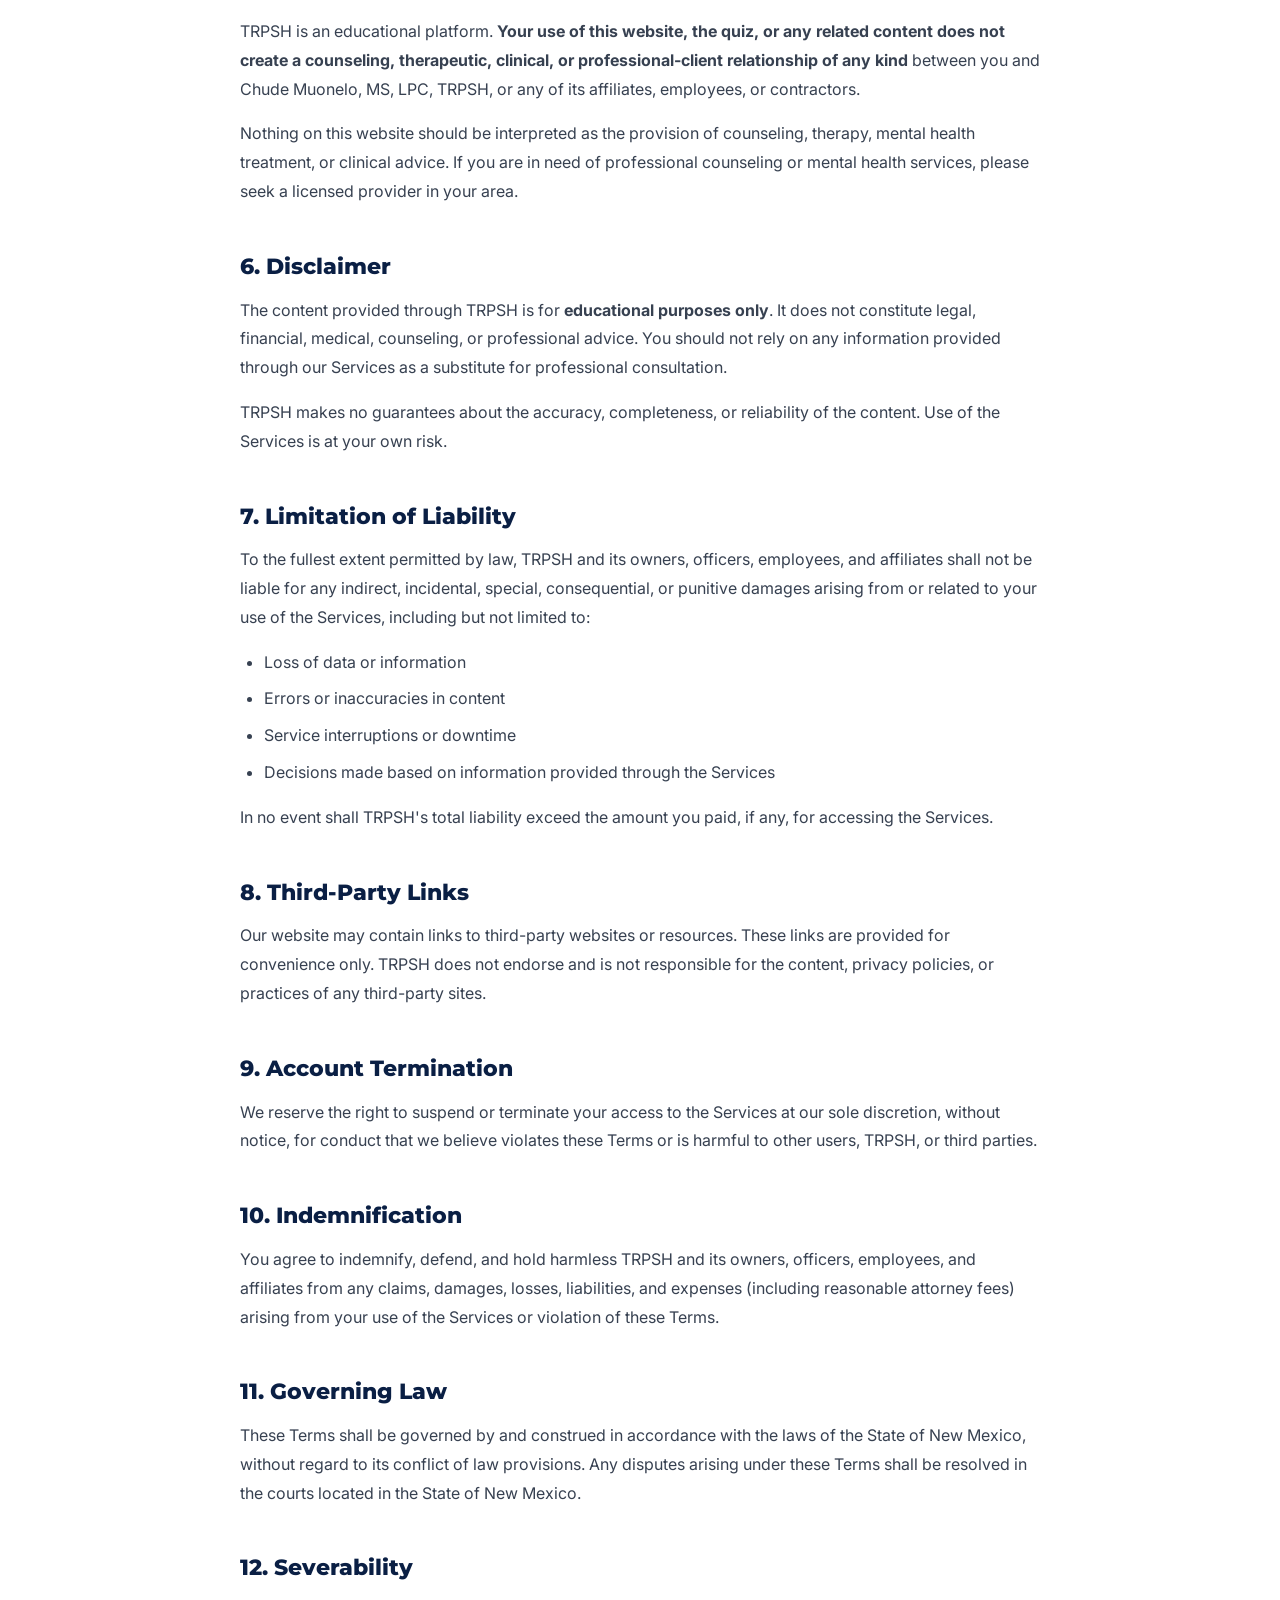
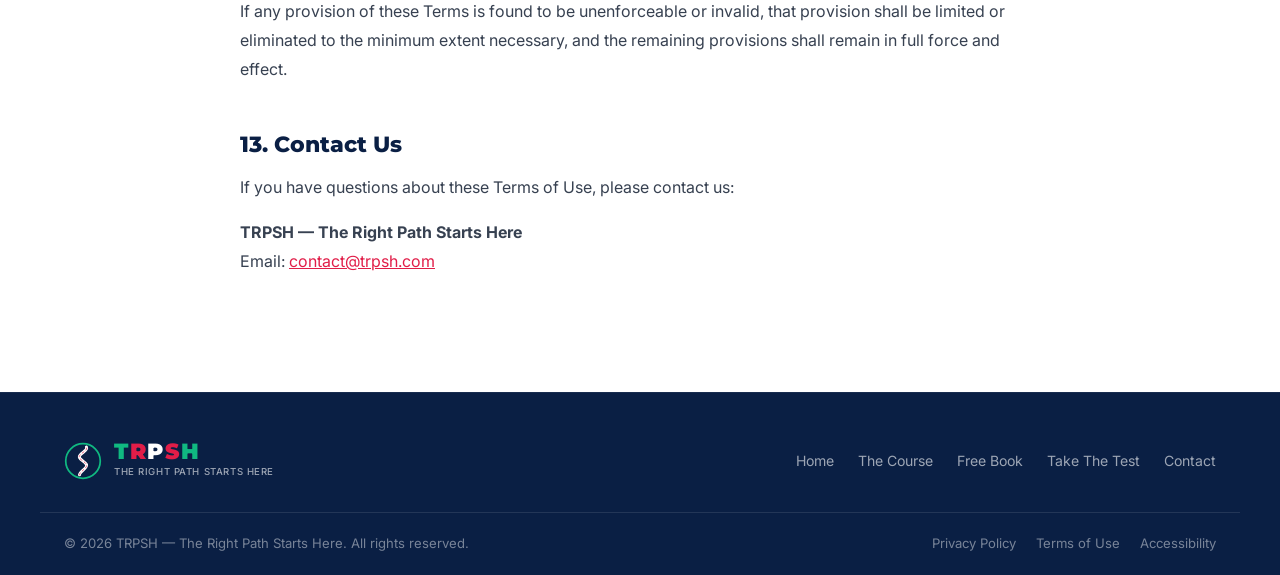
<file: terms.html>
<!DOCTYPE html>
<html lang="en">
<head>
  <meta charset="UTF-8">
  <meta name="viewport" content="width=device-width, initial-scale=1.0">
  <meta name="description" content="Terms of Use for TRPSH — The Right Path Starts Here. Review the terms governing your use of our website and services.">
  <title>Terms of Use | TRPSH</title>
  <link rel="icon" type="image/svg+xml" href="favicon.svg">
  <link rel="preconnect" href="https://fonts.googleapis.com">
  <link rel="preconnect" href="https://fonts.gstatic.com" crossorigin>
  <link href="https://fonts.googleapis.com/css2?family=Montserrat:ital,wght@0,400;0,600;0,700;0,800;0,900;1,400&family=Inter:wght@400;500;600&display=swap" rel="stylesheet">
  <style>
    *, *::before, *::after { box-sizing: border-box; margin: 0; padding: 0; }

    :root {
      --navy:       #0A1F44;
      --navy-mid:   #142E6F;
      --gold:       #E11D48;
      --gold-dark:  #BE123C;
      --teal:       #10B981;
      --teal-dark:  #059669;
      --cream:      #F1F5F9;
      --white:      #FFFFFF;
      --charcoal:   #0A1F44;
      --gray-700:   #374151;
      --gray-500:   #6B7280;
      --gray-300:   #D1D5DB;
      --gray-100:   #F3F4F6;
      --border:     #E5E7EB;
      --shadow-sm:  0 1px 3px rgba(0,0,0,.08), 0 1px 2px rgba(0,0,0,.06);
      --shadow-md:  0 4px 16px rgba(0,0,0,.10);
      --shadow-lg:  0 12px 40px rgba(0,0,0,.14);
      --radius:     12px;
      --radius-lg:  20px;
      --radius-xl:  28px;
      --transition: 0.25s cubic-bezier(0.4,0,0.2,1);
    }

    html { scroll-behavior: smooth; font-size: 16px; }

    body {
      font-family: 'Inter', -apple-system, BlinkMacSystemFont, sans-serif;
      color: #0F172A;
      background: var(--white);
      line-height: 1.65;
      -webkit-font-smoothing: antialiased;
    }

    img, svg { display: block; max-width: 100%; }
    a { text-decoration: none; color: inherit; }
    ul { list-style: none; }
    button { cursor: pointer; border: none; background: none; font-family: inherit; }

    h1, h2, h3, h4, h5, h6 {
      font-family: 'Montserrat', sans-serif;
      font-weight: 800;
      line-height: 1.15;
      color: var(--charcoal);
    }
    h1 { font-size: clamp(2.2rem, 5vw, 3.5rem); }
    h2 { font-size: clamp(1.8rem, 3.5vw, 2.75rem); }
    h3 { font-size: clamp(1.25rem, 2vw, 1.6rem); font-weight: 700; }
    h4 { font-size: 1.1rem; font-weight: 700; }
    p  { color: var(--gray-700); }

    .text-gold { color: var(--gold); }
    .text-teal { color: var(--teal); }

    .container {
      width: 100%;
      max-width: 1200px;
      margin: 0 auto;
      padding: 0 24px;
    }

    [data-animate] {
      opacity: 0;
      transform: translateY(28px);
      transition: opacity 0.6s ease, transform 0.6s ease;
    }
    [data-animate].in-view {
      opacity: 1;
      transform: none;
    }

    /* ════════════════════════════════════════════
       NAVIGATION
    ════════════════════════════════════════════ */
    .nav {
      position: fixed;
      top: 0; left: 0; right: 0;
      z-index: 1000;
      padding: 0;
      background: rgba(10,31,68,0.97);
      backdrop-filter: blur(16px);
      box-shadow: 0 2px 20px rgba(0,0,0,0.2);
      transition: background var(--transition), box-shadow var(--transition);
    }

    .nav__inner {
      display: flex;
      align-items: center;
      gap: 32px;
      height: 72px;
    }

    .nav__logo {
      display: flex;
      align-items: center;
      gap: 12px;
      flex-shrink: 0;
    }

    .logo-icon { width: 38px; height: 38px; }
    .logo-text { display: flex; flex-direction: column; }

    .logo-wordmark {
      font-family: 'Montserrat', sans-serif;
      font-weight: 900;
      font-size: 1.35rem;
      letter-spacing: 0.08em;
      line-height: 1;
    }
    .lc-t { color: #10B981; }
    .lc-r { color: #E11D48; }
    .lc-p { color: #FFFFFF; }
    .lc-s { color: #E11D48; }
    .lc-h { color: #10B981; }

    .logo-tagline {
      font-family: 'Inter', sans-serif;
      font-size: 0.6rem;
      font-weight: 500;
      letter-spacing: 0.06em;
      color: rgba(255,255,255,0.6);
      text-transform: uppercase;
      margin-top: 2px;
    }

    .nav__links {
      display: flex;
      align-items: center;
      gap: 8px;
      margin-left: auto;
    }

    .nav__link {
      font-family: 'Inter', sans-serif;
      font-size: 0.88rem;
      font-weight: 500;
      color: rgba(255,255,255,0.8);
      padding: 8px 14px;
      border-radius: 8px;
      transition: color var(--transition), background var(--transition);
    }
    .nav__link:hover {
      color: var(--white);
      background: rgba(255,255,255,0.08);
    }

    .nav__hamburger {
      display: none;
      flex-direction: column;
      gap: 5px;
      padding: 8px;
      margin-left: auto;
    }
    .nav__hamburger span {
      display: block;
      width: 24px;
      height: 2px;
      background: var(--white);
      border-radius: 2px;
      transition: transform 0.3s ease, opacity 0.3s ease;
    }
    .nav__hamburger.open span:nth-child(1) { transform: translateY(7px) rotate(45deg); }
    .nav__hamburger.open span:nth-child(2) { opacity: 0; }
    .nav__hamburger.open span:nth-child(3) { transform: translateY(-7px) rotate(-45deg); }

    /* ════════════════════════════════════════════
       HERO — PAGE HEADER
    ════════════════════════════════════════════ */
    .page-hero {
      position: relative;
      background: var(--navy);
      padding: 140px 0 60px;
      overflow: hidden;
      text-align: center;
    }

    .page-hero__bg {
      position: absolute;
      inset: 0;
      background:
        radial-gradient(circle at 20% 30%, rgba(16,185,129,0.07) 0%, transparent 50%),
        radial-gradient(circle at 80% 70%, rgba(225,29,72,0.06) 0%, transparent 50%);
      pointer-events: none;
    }

    .page-hero__inner {
      position: relative;
      z-index: 1;
    }

    .page-hero h1 {
      color: var(--white);
      margin-bottom: 12px;
    }

    .page-hero p {
      font-size: 1.1rem;
      color: rgba(255,255,255,0.65);
      max-width: 600px;
      margin: 0 auto;
    }

    /* ════════════════════════════════════════════
       LEGAL CONTENT
    ════════════════════════════════════════════ */
    .legal {
      padding: 80px 0 100px;
    }

    .legal__content {
      max-width: 800px;
      margin: 0 auto;
    }

    .legal__effective {
      display: inline-block;
      font-size: 0.88rem;
      font-weight: 600;
      color: var(--teal);
      background: rgba(16,185,129,0.08);
      border: 1px solid rgba(16,185,129,0.2);
      border-radius: 100px;
      padding: 6px 18px;
      margin-bottom: 40px;
    }

    .legal__content h2 {
      font-size: 1.4rem;
      margin-top: 48px;
      margin-bottom: 16px;
      color: var(--navy);
    }

    .legal__content h2:first-of-type {
      margin-top: 0;
    }

    .legal__content p {
      margin-bottom: 16px;
      line-height: 1.8;
    }

    .legal__content ul {
      list-style: disc;
      padding-left: 24px;
      margin-bottom: 16px;
    }

    .legal__content ul li {
      color: var(--gray-700);
      line-height: 1.8;
      margin-bottom: 8px;
    }

    .legal__content a {
      color: var(--gold);
      text-decoration: underline;
      transition: color 0.2s ease;
    }
    .legal__content a:hover {
      color: var(--gold-dark);
    }

    /* ════════════════════════════════════════════
       FOOTER
    ════════════════════════════════════════════ */
    .footer {
      background: var(--navy);
      padding: 48px 0 0;
      border-top: 1px solid rgba(255,255,255,0.06);
    }

    .footer__inner {
      display: flex;
      align-items: center;
      justify-content: space-between;
      gap: 24px;
      padding-bottom: 32px;
      border-bottom: 1px solid rgba(255,255,255,0.1);
    }

    .footer .nav__logo { gap: 12px; }

    .footer__links {
      display: flex;
      gap: 24px;
    }
    .footer__link {
      font-size: 0.88rem;
      color: rgba(255,255,255,0.6);
      transition: color 0.2s ease;
    }
    .footer__link:hover { color: var(--white); }

    .footer__bottom {
      padding: 20px 0;
    }
    .footer__bottom-inner {
      display: flex;
      align-items: center;
      justify-content: space-between;
    }
    .footer__bottom p {
      font-size: 0.82rem;
      color: rgba(255,255,255,0.45);
    }
    .footer__legal {
      display: flex;
      gap: 20px;
    }
    .footer__legal a {
      font-size: 0.82rem;
      color: rgba(255,255,255,0.45);
      transition: color 0.2s ease;
    }
    .footer__legal a:hover { color: rgba(255,255,255,0.8); }

    /* ════════════════════════════════════════════
       RESPONSIVE
    ════════════════════════════════════════════ */
    @media (max-width: 768px) {
      .nav__links { display: none; }
      .nav__hamburger { display: flex; }

      .nav__links.mobile-open {
        display: flex;
        flex-direction: column;
        position: fixed;
        top: 72px;
        left: 0; right: 0; bottom: 0;
        background: var(--navy);
        padding: 32px 24px;
        gap: 8px;
        z-index: 999;
      }
      .nav__links.mobile-open .nav__link {
        font-size: 1.1rem;
        padding: 14px 16px;
      }

      .page-hero { padding: 120px 0 48px; }

      .legal { padding: 48px 0 72px; }

      .footer__inner {
        flex-direction: column;
        text-align: center;
      }
      .footer__links { flex-wrap: wrap; justify-content: center; }
      .footer__bottom-inner {
        flex-direction: column;
        gap: 12px;
        text-align: center;
      }
    }
  </style>
<script defer data-domain="trpsh-site.vercel.app" src="https://plausible.io/js/script.js"></script>
</head>
<body>

  <!-- ═══════════════════════════════════════════════
       NAVIGATION
  ═══════════════════════════════════════════════ -->
  <nav class="nav" id="nav">
    <div class="container nav__inner">
      <a href="index.html" class="nav__logo">
        <svg class="logo-icon" viewBox="0 0 44 44" fill="none" xmlns="http://www.w3.org/2000/svg" aria-hidden="true">
          <circle cx="22" cy="22" r="21" fill="#0A1F44"/>
          <circle cx="22" cy="22" r="20" stroke="#10B981" stroke-width="2"/>
          <path d="M18 38 C18 34, 28 30, 26 26 C24 22, 16 20, 18 16 C20 12, 28 10, 26 6" stroke="#FFFFFF" stroke-width="3.5" stroke-linecap="round" fill="none"/>
          <path d="M18 38 C18 34, 28 30, 26 26 C24 22, 16 20, 18 16 C20 12, 28 10, 26 6" stroke="#E11D48" stroke-width="0.8" stroke-linecap="round" stroke-dasharray="2.5 3" fill="none"/>
        </svg>
        <div class="logo-text">
          <span class="logo-wordmark"><span class="lc-t">T</span><span class="lc-r">R</span><span class="lc-p">P</span><span class="lc-s">S</span><span class="lc-h">H</span></span>
          <span class="logo-tagline">The Right Path Starts Here</span>
        </div>
      </a>
      <ul class="nav__links" id="navLinks">
        <li><a href="index.html" class="nav__link">Home</a></li>
        <li><a href="index.html#course" class="nav__link">The Course</a></li>
        <li><a href="index.html#book" class="nav__link">Free Book</a></li>
        <li><a href="quiz.html" class="nav__link">Take The Test</a></li>
        <li><a href="index.html#contact" class="nav__link">Contact</a></li>
      </ul>
      <button class="nav__hamburger" id="hamburger" aria-label="Open navigation menu">
        <span></span><span></span><span></span>
      </button>
    </div>
  </nav>

  <!-- ═══════════════════════════════════════════════
       PAGE HERO
  ═══════════════════════════════════════════════ -->
  <section class="page-hero">
    <div class="page-hero__bg" aria-hidden="true"></div>
    <div class="container page-hero__inner" data-animate>
      <h1>Terms of Use</h1>
      <p>The rules that govern your use of TRPSH and its services.</p>
    </div>
  </section>

  <!-- ═══════════════════════════════════════════════
       TERMS OF USE CONTENT
  ═══════════════════════════════════════════════ -->
  <section class="legal">
    <div class="container">
      <div class="legal__content" data-animate>
        <span class="legal__effective">Effective Date: March 27, 2026</span>

        <h2>1. Acceptance of Terms</h2>
        <p>By accessing or using the TRPSH website and services ("Services"), you agree to be bound by these Terms of Use ("Terms"). If you do not agree to these Terms, you must discontinue use of the Services immediately.</p>
        <p>We reserve the right to update or modify these Terms at any time. Your continued use of the Services after any changes constitutes acceptance of the revised Terms.</p>

        <h2>2. Description of Service</h2>
        <p>TRPSH — The Right Path Starts Here provides an educational quiz and related content designed to help high school graduates assess their real-world readiness. The quiz covers topics including financial literacy, legal awareness, career preparation, social skills, and personal responsibility.</p>
        <p>Access to certain features may require registration, including providing your name, email address, city, and graduation year.</p>

        <h2>3. Intellectual Property</h2>
        <p>All content on this website — including but not limited to text, graphics, logos, images, quiz questions, course materials, videos, and software — is the sole intellectual property of <strong>Chude Muonelo, MS, LPC</strong> and is protected by applicable copyright, trademark, and intellectual property laws.</p>
        <p>No content from this website may be reproduced, distributed, modified, used to create derivative works of, publicly displayed, or otherwise exploited without prior written permission from Chude Muonelo, MS, LPC.</p>

        <h2>4. User Conduct</h2>
        <p>When using our Services, you agree to:</p>
        <ul>
          <li>Provide accurate and truthful information during registration</li>
          <li>Use the Services only for lawful purposes</li>
          <li>Not attempt to gain unauthorized access to any part of the website or its systems</li>
          <li>Not distribute, share, or resell quiz content or results without authorization</li>
          <li>Not interfere with or disrupt the functionality of the website</li>
          <li>Not use automated tools, bots, or scrapers to access or extract content</li>
        </ul>
        <p>We reserve the right to suspend or terminate access for any user who violates these Terms.</p>

        <h2>5. No Counseling Relationship</h2>
        <p>TRPSH is an educational platform. <strong>Your use of this website, the quiz, or any related content does not create a counseling, therapeutic, clinical, or professional-client relationship of any kind</strong> between you and Chude Muonelo, MS, LPC, TRPSH, or any of its affiliates, employees, or contractors.</p>
        <p>Nothing on this website should be interpreted as the provision of counseling, therapy, mental health treatment, or clinical advice. If you are in need of professional counseling or mental health services, please seek a licensed provider in your area.</p>

        <h2>6. Disclaimer</h2>
        <p>The content provided through TRPSH is for <strong>educational purposes only</strong>. It does not constitute legal, financial, medical, counseling, or professional advice. You should not rely on any information provided through our Services as a substitute for professional consultation.</p>
        <p>TRPSH makes no guarantees about the accuracy, completeness, or reliability of the content. Use of the Services is at your own risk.</p>

        <h2>7. Limitation of Liability</h2>
        <p>To the fullest extent permitted by law, TRPSH and its owners, officers, employees, and affiliates shall not be liable for any indirect, incidental, special, consequential, or punitive damages arising from or related to your use of the Services, including but not limited to:</p>
        <ul>
          <li>Loss of data or information</li>
          <li>Errors or inaccuracies in content</li>
          <li>Service interruptions or downtime</li>
          <li>Decisions made based on information provided through the Services</li>
        </ul>
        <p>In no event shall TRPSH's total liability exceed the amount you paid, if any, for accessing the Services.</p>

        <h2>8. Third-Party Links</h2>
        <p>Our website may contain links to third-party websites or resources. These links are provided for convenience only. TRPSH does not endorse and is not responsible for the content, privacy policies, or practices of any third-party sites.</p>

        <h2>9. Account Termination</h2>
        <p>We reserve the right to suspend or terminate your access to the Services at our sole discretion, without notice, for conduct that we believe violates these Terms or is harmful to other users, TRPSH, or third parties.</p>

        <h2>10. Indemnification</h2>
        <p>You agree to indemnify, defend, and hold harmless TRPSH and its owners, officers, employees, and affiliates from any claims, damages, losses, liabilities, and expenses (including reasonable attorney fees) arising from your use of the Services or violation of these Terms.</p>

        <h2>11. Governing Law</h2>
        <p>These Terms shall be governed by and construed in accordance with the laws of the State of New Mexico, without regard to its conflict of law provisions. Any disputes arising under these Terms shall be resolved in the courts located in the State of New Mexico.</p>

        <h2>12. Severability</h2>
        <p>If any provision of these Terms is found to be unenforceable or invalid, that provision shall be limited or eliminated to the minimum extent necessary, and the remaining provisions shall remain in full force and effect.</p>

        <h2>13. Contact Us</h2>
        <p>If you have questions about these Terms of Use, please contact us:</p>
        <p><strong>TRPSH — The Right Path Starts Here</strong><br>
        Email: <a href="mailto:contact@trpsh.com">contact@trpsh.com</a></p>
      </div>
    </div>
  </section>

  <!-- ═══════════════════════════════════════════════
       FOOTER
  ═══════════════════════════════════════════════ -->
  <footer class="footer">
    <div class="container footer__inner">
      <a href="index.html" class="nav__logo">
        <svg class="logo-icon" viewBox="0 0 44 44" fill="none" xmlns="http://www.w3.org/2000/svg" aria-hidden="true">
          <circle cx="22" cy="22" r="21" fill="#0A1F44"/>
          <circle cx="22" cy="22" r="20" stroke="#10B981" stroke-width="2"/>
          <path d="M18 38 C18 34, 28 30, 26 26 C24 22, 16 20, 18 16 C20 12, 28 10, 26 6" stroke="#FFFFFF" stroke-width="3.5" stroke-linecap="round" fill="none"/>
          <path d="M18 38 C18 34, 28 30, 26 26 C24 22, 16 20, 18 16 C20 12, 28 10, 26 6" stroke="#E11D48" stroke-width="0.8" stroke-linecap="round" stroke-dasharray="2.5 3" fill="none"/>
        </svg>
        <div class="logo-text">
          <span class="logo-wordmark"><span class="lc-t">T</span><span class="lc-r">R</span><span class="lc-p">P</span><span class="lc-s">S</span><span class="lc-h">H</span></span>
          <span class="logo-tagline">The Right Path Starts Here</span>
        </div>
      </a>
      <div class="footer__links">
        <a href="index.html" class="footer__link">Home</a>
        <a href="index.html#course" class="footer__link">The Course</a>
        <a href="index.html#book" class="footer__link">Free Book</a>
        <a href="quiz.html" class="footer__link">Take The Test</a>
        <a href="index.html#contact" class="footer__link">Contact</a>
      </div>
    </div>
    <div class="footer__bottom">
      <div class="container footer__bottom-inner">
        <p>&copy; 2026 TRPSH &mdash; The Right Path Starts Here. All rights reserved.</p>
        <div class="footer__legal">
          <a href="privacy.html">Privacy Policy</a>
          <a href="terms.html">Terms of Use</a>
          <a href="accessibility.html">Accessibility</a>
        </div>
      </div>
    </div>
  </footer>

  <script>
    document.addEventListener('DOMContentLoaded', () => {
      const hamburger = document.getElementById('hamburger');
      const navLinks  = document.getElementById('navLinks');

      hamburger.addEventListener('click', () => {
        const isOpen = navLinks.classList.toggle('mobile-open');
        hamburger.classList.toggle('open', isOpen);
        hamburger.setAttribute('aria-label', isOpen ? 'Close navigation' : 'Open navigation menu');
        document.body.style.overflow = isOpen ? 'hidden' : '';
      });

      navLinks.querySelectorAll('a').forEach(link => {
        link.addEventListener('click', () => {
          navLinks.classList.remove('mobile-open');
          hamburger.classList.remove('open');
          document.body.style.overflow = '';
        });
      });

      const animObserver = new IntersectionObserver((entries) => {
        entries.forEach(entry => {
          if (entry.isIntersecting) {
            entry.target.classList.add('in-view');
            animObserver.unobserve(entry.target);
          }
        });
      }, { threshold: 0.12, rootMargin: '0px 0px -40px 0px' });

      document.querySelectorAll('[data-animate]').forEach((el, i) => {
        el.style.transitionDelay = `${(i % 4) * 0.08}s`;
        animObserver.observe(el);
      });
    });
  </script>
</body>
</html>
</file>
<file: css/style.css>
/* ═══════════════════════════════════════════════
   TRPSH — The Right Path Starts Here
   Style Sheet — LOCKED 5-COLOR PALETTE
   ─────────────────────────────────────────────
   Primary Navy:      #0A1F44  Dark UI surfaces
   Structured Blue:   #142E6F  Secondary surfaces
   Crimson CTA:       #E11D48  All main CTAs (hover: #BE123C)
   Success Emerald:   #10B981  Financial/success highlights
   Light Surface:     #F1F5F9  Light section backgrounds
   ─────────────────────────────────────────────
   Logo letters: T=#10B981 R=#E11D48 P=#FFFFFF S=#E11D48 H=#10B981
═══════════════════════════════════════════════ */

/* ─── Reset & Base ─── */
*, *::before, *::after { box-sizing: border-box; margin: 0; padding: 0; }

:root {
  --navy:       #0A1F44;
  --navy-mid:   #142E6F;
  --navy-light: #142E6F;
  --gold:       #E11D48;
  --gold-light: #E11D48;
  --gold-dark:  #BE123C;
  --teal:       #10B981;
  --teal-dark:  #059669;
  --cream:      #F1F5F9;
  --white:      #FFFFFF;
  --charcoal:   #0A1F44;
  --gray-700:   #374151;
  --gray-500:   #6B7280;
  --gray-300:   #D1D5DB;
  --gray-100:   #F3F4F6;
  --border:     #E5E7EB;
  --shadow-sm:  0 1px 3px rgba(0,0,0,.08), 0 1px 2px rgba(0,0,0,.06);
  --shadow-md:  0 4px 16px rgba(0,0,0,.10);
  --shadow-lg:  0 12px 40px rgba(0,0,0,.14);
  --radius:     12px;
  --radius-lg:  20px;
  --radius-xl:  28px;
  --transition: 0.25s cubic-bezier(0.4,0,0.2,1);
}

html { scroll-behavior: smooth; font-size: 16px; }

body {
  font-family: 'Inter', -apple-system, BlinkMacSystemFont, sans-serif;
  color: #0F172A;
  background: var(--white);
  line-height: 1.65;
  -webkit-font-smoothing: antialiased;
}

img, svg { display: block; max-width: 100%; }
a { text-decoration: none; color: inherit; }
ul { list-style: none; }
button { cursor: pointer; border: none; background: none; font-family: inherit; }
input, textarea, select {
  font-family: inherit;
  font-size: 1rem;
  width: 100%;
}

/* ─── Typography ─── */
h1, h2, h3, h4, h5, h6 {
  font-family: 'Montserrat', sans-serif;
  font-weight: 800;
  line-height: 1.15;
  color: var(--charcoal);
}
h1 { font-size: clamp(2.2rem, 5vw, 3.5rem); }
h2 { font-size: clamp(1.8rem, 3.5vw, 2.75rem); }
h3 { font-size: clamp(1.25rem, 2vw, 1.6rem); font-weight: 700; }
h4 { font-size: 1.1rem; font-weight: 700; }
p  { color: var(--gray-700); }

.text-gold { color: var(--gold); }

/* ─── Container ─── */
.container {
  width: 100%;
  max-width: 1200px;
  margin: 0 auto;
  padding: 0 24px;
}

/* ─── Section Utilities ─── */
.section { padding: 120px 0; }
.section--cream { background: var(--cream); }

.section-label {
  display: inline-flex;
  align-items: center;
  gap: 8px;
  font-family: 'Montserrat', sans-serif;
  font-size: 0.78rem;
  font-weight: 700;
  letter-spacing: 0.12em;
  text-transform: uppercase;
  color: var(--gold);
  background: rgba(225,29,72,0.1);
  border: 1px solid rgba(225,29,72,0.25);
  border-radius: 100px;
  padding: 6px 16px;
  margin-bottom: 20px;
}
.section-label--light { color: rgba(255,255,255,0.85); background: rgba(225,29,72,0.12); border-color: rgba(225,29,72,0.2); }
.section-label--teal  { color: var(--teal); background: rgba(16,185,129,0.1); border-color: rgba(16,185,129,0.2); }

.section-title { margin-bottom: 20px; }
.section-title--white { color: var(--white); }
.section-sub { font-size: 1.1rem; max-width: 680px; color: var(--gray-500); line-height: 1.75; margin-bottom: 40px; }
.section-sub--light { color: rgba(255,255,255,0.75); }

/* ─── Buttons ─── */
.btn {
  display: inline-flex;
  align-items: center;
  gap: 8px;
  font-family: 'Montserrat', sans-serif;
  font-weight: 700;
  font-size: 0.95rem;
  letter-spacing: 0.02em;
  border-radius: 100px;
  padding: 12px 28px;
  transition: background-color 150ms ease, border-color 150ms ease, transform 150ms ease, box-shadow 150ms ease;
  white-space: nowrap;
  border: 2px solid transparent;
}
.btn--lg { padding: 15px 36px; font-size: 1rem; }
.btn--xl { padding: 18px 48px; font-size: 1.15rem; }
.btn--full { width: 100%; justify-content: center; }

.btn--gold {
  background: var(--gold);
  color: var(--white);
  border-color: var(--gold);
}
.btn--gold:hover {
  background: var(--gold-dark);
  border-color: var(--gold-dark);
  transform: translateY(-2px);
  box-shadow: 0 8px 24px rgba(225,29,72,0.35);
}

.btn--navy {
  background: var(--gold);
  color: var(--white);
  border-color: var(--gold);
}
.btn--navy:hover {
  background: var(--gold-dark);
  border-color: var(--gold-dark);
  transform: translateY(-2px);
  box-shadow: 0 8px 24px rgba(225,29,72,0.25);
}

.btn--outline-white {
  background: transparent;
  color: var(--white);
  border-color: rgba(255,255,255,0.5);
}
.btn--outline-white:hover {
  background: rgba(255,255,255,0.1);
  border-color: var(--white);
  transform: translateY(-2px);
}

/* ─── Animate on Scroll ─── */
[data-animate] {
  opacity: 0;
  transform: translateY(28px);
  transition: opacity 0.6s ease, transform 0.6s ease;
}
[data-animate].in-view {
  opacity: 1;
  transform: none;
}

/* ════════════════════════════════════════════
   NAVIGATION
════════════════════════════════════════════ */
.nav {
  position: fixed;
  top: 0; left: 0; right: 0;
  z-index: 1000;
  padding: 0;
  background: transparent;
  transition: background var(--transition), box-shadow var(--transition), padding var(--transition);
}
.nav.scrolled {
  background: rgba(10,31,68,0.97);
  backdrop-filter: blur(16px);
  box-shadow: 0 2px 20px rgba(0,0,0,0.2);
}

.nav__inner {
  display: flex;
  align-items: center;
  gap: 32px;
  height: 72px;
}

.nav__logo {
  display: flex;
  align-items: center;
  gap: 12px;
  flex-shrink: 0;
}
.logo-icon { width: 54px; height: 54px; flex-shrink: 0; }
.logo-text { display: flex; flex-direction: column; }
.logo-wordmark {
  font-family: 'Montserrat', sans-serif;
  font-weight: 900;
  font-size: 1.7rem;
  color: var(--white);
  letter-spacing: 0.06em;
  line-height: 1;
}
.logo-tagline {
  font-size: 0.68rem;
  color: rgba(255,255,255,0.6);
  letter-spacing: 0.05em;
  text-transform: uppercase;
  font-family: 'Montserrat', sans-serif;
  font-weight: 500;
  line-height: 1;
  margin-top: 4px;
}

.nav__links {
  display: flex;
  align-items: center;
  gap: 8px;
  margin-left: auto;
}
.nav__link {
  font-family: 'Montserrat', sans-serif;
  font-weight: 600;
  font-size: 0.875rem;
  color: rgba(255,255,255,0.8);
  padding: 8px 12px;
  border-radius: 8px;
  transition: color var(--transition), background var(--transition);
}
.nav__link:hover {
  color: var(--white);
  background: rgba(255,255,255,0.08);
}

.nav__cta { flex-shrink: 0; }

.nav__hamburger {
  display: none;
  flex-direction: column;
  gap: 5px;
  padding: 8px;
  margin-left: auto;
}
.nav__hamburger span {
  display: block;
  width: 22px;
  height: 2px;
  background: var(--white);
  border-radius: 2px;
  transition: all var(--transition);
}
.nav__hamburger.open span:nth-child(1) { transform: translateY(7px) rotate(45deg); }
.nav__hamburger.open span:nth-child(2) { opacity: 0; }
.nav__hamburger.open span:nth-child(3) { transform: translateY(-7px) rotate(-45deg); }

/* ════════════════════════════════════════════
   HERO
════════════════════════════════════════════ */
.hero {
  position: relative;
  background: linear-gradient(135deg, #0A1F44 0%, #142E6F 60%, #0A1F44 100%);
  min-height: 100vh;
  display: flex;
  flex-direction: column;
  align-items: center;
  overflow: hidden;
}

.hero__bg-pattern {
  position: absolute;
  inset: 0;
  background-image:
    radial-gradient(circle at 20% 30%, rgba(255,255,255,0.04) 0%, transparent 60%),
    radial-gradient(circle at 20% 50%, rgba(16,185,129,0.10) 0%, transparent 50%),
    radial-gradient(circle at 80% 20%, rgba(225,29,72,0.08) 0%, transparent 45%),
    radial-gradient(circle at 60% 80%, rgba(20,46,111,0.20) 0%, transparent 40%);
  pointer-events: none;
}
.hero__bg-pattern::after {
  content: '';
  position: absolute;
  inset: 0;
  background-image:
    linear-gradient(rgba(255,255,255,0.03) 1px, transparent 1px),
    linear-gradient(90deg, rgba(255,255,255,0.03) 1px, transparent 1px);
  background-size: 40px 40px;
}

.hero__inner {
  display: grid;
  grid-template-columns: 1fr 1fr;
  gap: 60px;
  align-items: center;
  padding-top: 160px;
  padding-bottom: 100px;
  flex: 1;
}

.hero__badge {
  display: inline-flex;
  align-items: center;
  gap: 10px;
  font-family: 'Montserrat', sans-serif;
  font-size: 0.78rem;
  font-weight: 700;
  letter-spacing: 0.08em;
  text-transform: uppercase;
  color: rgba(255,255,255,0.85);
  border: 1px solid rgba(225,29,72,0.45);
  border-radius: 100px;
  padding: 7px 16px;
  margin-bottom: 24px;
  width: fit-content;
}
.badge-dot {
  width: 8px; height: 8px;
  background: var(--teal);
  border-radius: 50%;
  animation: pulse 2s infinite;
}
@keyframes pulse {
  0%,100% { opacity: 1; transform: scale(1); }
  50% { opacity: 0.5; transform: scale(0.85); }
}

.hero__title {
  color: var(--white);
  margin-bottom: 24px;
}

.hero__sub {
  font-size: 1.15rem;
  color: rgba(255,255,255,0.72);
  margin-bottom: 36px;
  line-height: 1.75;
}

.hero__ctas {
  display: flex;
  flex-wrap: wrap;
  gap: 14px;
  margin-bottom: 36px;
}

.hero__social-proof {
  display: flex;
  align-items: center;
  gap: 14px;
}
.avatars { display: flex; }
.avatar {
  width: 36px; height: 36px;
  border-radius: 50%;
  background: var(--navy-mid);
  border: 2px solid var(--gold);
  color: var(--gold);
  font-family: 'Montserrat', sans-serif;
  font-weight: 700;
  font-size: 0.7rem;
  display: flex;
  align-items: center;
  justify-content: center;
  margin-left: -8px;
}
.avatar:first-child { margin-left: 0; }
.hero__social-proof p { color: rgba(255,255,255,0.7); font-size: 0.875rem; }
.hero__social-proof strong { color: var(--white); }

/* Hero Visual */
.hero__visual { display: flex; justify-content: center; align-items: center; }
.hero__card-stack { position: relative; display: flex; flex-direction: column; gap: 16px; align-items: center; }

.hero__book {
  display: flex;
  border-radius: 8px;
  box-shadow: var(--shadow-lg);
  overflow: hidden;
  width: 260px;
  height: 330px;
  filter: drop-shadow(0 24px 48px rgba(0,0,0,0.4));
}
.book__spine {
  width: 28px;
  background: linear-gradient(180deg, #BE123C 0%, #E11D48 50%, #BE123C 100%);
  flex-shrink: 0;
}
.book__front {
  flex: 1;
  background: linear-gradient(135deg, var(--navy-mid) 0%, var(--navy) 100%);
  padding: 24px 20px;
  display: flex;
  flex-direction: column;
  align-items: flex-start;
  border: 1px solid rgba(225,29,72,0.15);
  border-left: none;
  position: relative;
}
.book__tag {
  background: var(--gold);
  color: var(--navy);
  font-family: 'Montserrat', sans-serif;
  font-weight: 900;
  font-size: 0.75rem;
  letter-spacing: 0.1em;
  padding: 4px 12px;
  border-radius: 4px;
  margin-bottom: 16px;
}
.book__icon { font-size: 2rem; margin-bottom: 12px; }
.book__title {
  font-family: 'Montserrat', sans-serif;
  font-weight: 800;
  font-size: 1rem;
  color: var(--white);
  line-height: 1.3;
  margin-bottom: 8px;
}
.book__author {
  font-size: 0.8rem;
  color: rgba(255,255,255,0.5);
  margin-top: auto;
}

.hero__course-pill {
  display: flex;
  align-items: center;
  gap: 14px;
  background: rgba(255,255,255,0.06);
  border: 1px solid rgba(255,255,255,0.12);
  border-radius: 100px;
  padding: 12px 20px;
  backdrop-filter: blur(8px);
  width: 260px;
}
.course-pill__icon {
  width: 36px; height: 36px;
  background: var(--gold);
  border-radius: 50%;
  display: flex;
  align-items: center;
  justify-content: center;
  font-size: 0.875rem;
  color: var(--navy);
  flex-shrink: 0;
}
.course-pill__text { display: flex; flex-direction: column; }
.course-pill__text strong { font-family: 'Montserrat', sans-serif; font-size: 0.875rem; color: var(--white); font-weight: 700; }
.course-pill__text span { font-size: 0.75rem; color: rgba(255,255,255,0.55); }

.hero__stat-pill {
  display: flex;
  align-items: center;
  gap: 10px;
  background: var(--gold);
  border-radius: 100px;
  padding: 8px 20px;
  width: fit-content;
  align-self: flex-start;
  margin-left: 20px;
}
.stat-pill__num {
  font-family: 'Montserrat', sans-serif;
  font-weight: 900;
  font-size: 1rem;
  color: var(--navy);
}
.stat-pill__label { font-size: 0.8rem; color: var(--navy); font-weight: 600; }

.hero__scroll {
  position: absolute;
  bottom: 32px;
  left: 50%;
  transform: translateX(-50%);
  color: rgba(255,255,255,0.4);
  animation: bounceY 2s infinite;
  transition: color var(--transition);
}
.hero__scroll:hover { color: rgba(255,255,255,0.8); }
@keyframes bounceY {
  0%,100% { transform: translateX(-50%) translateY(0); }
  50% { transform: translateX(-50%) translateY(8px); }
}

/* ════════════════════════════════════════════
   STATS BAR
════════════════════════════════════════════ */
.stats {
  background: var(--cream);
  border-top: 1px solid var(--border);
  border-bottom: 1px solid var(--border);
  padding: 48px 0;
}
.stats__grid {
  display: flex;
  align-items: center;
  justify-content: space-between;
  gap: 40px;
  flex-wrap: wrap;
}
.stat-item { text-align: center; flex: 1; min-width: 130px; }
.stat-item__num {
  display: inline;
  font-family: 'Montserrat', sans-serif;
  font-weight: 900;
  font-size: 2.875rem;
  color: var(--navy);
}
.stat-item__suffix {
  font-family: 'Montserrat', sans-serif;
  font-weight: 900;
  font-size: 1.725rem;
  color: var(--gold);
}
.stat-item__suffix--emerald { color: var(--teal); }
.stat-item__label {
  font-size: 0.875rem;
  color: var(--gray-500);
  margin-top: 6px;
  font-weight: 500;
}
.stat-divider {
  width: 1px;
  height: 56px;
  background: var(--border);
  flex-shrink: 0;
}

/* ════════════════════════════════════════════
   THE PROBLEM
════════════════════════════════════════════ */
.problem { text-align: center; }
.problem .section-label { margin: 0 auto 20px; }
.problem .section-title { margin-bottom: 16px; }
.problem .section-sub { margin: 0 auto 52px; }

.problem__stats {
  display: grid;
  grid-template-columns: repeat(3, 1fr);
  gap: 32px;
  margin-bottom: 56px;
}
.problem__stat {
  background: var(--cream);
  border: 1px solid var(--border);
  border-radius: var(--radius-lg);
  padding: 36px 28px;
  text-align: center;
  box-shadow: 0 8px 24px rgba(10,31,68,0.06);
}
.problem__num {
  display: block;
  font-family: 'Montserrat', sans-serif;
  font-weight: 900;
  font-size: 3.5rem;
  color: var(--gold);
  line-height: 1;
  margin-bottom: 12px;
}
.problem__stat p { font-size: 0.95rem; color: var(--gray-500); line-height: 1.55; }

.problem__quote {
  max-width: 760px;
  margin: 0 auto;
  background: var(--navy);
  border-radius: var(--radius-xl);
  padding: 48px 56px;
  position: relative;
  overflow: hidden;
}
.problem__quote::before {
  content: '"';
  position: absolute;
  top: -20px;
  left: 32px;
  font-size: 8rem;
  color: var(--gold);
  opacity: 0.15;
  font-family: 'Montserrat', sans-serif;
  font-weight: 900;
  line-height: 1;
}
.problem__quote p {
  font-family: 'Montserrat', sans-serif;
  font-size: 1.15rem;
  font-style: italic;
  color: rgba(255,255,255,0.9);
  line-height: 1.75;
  margin-bottom: 20px;
  position: relative;
  z-index: 1;
}
.problem__quote cite {
  font-family: 'Montserrat', sans-serif;
  font-size: 0.875rem;
  font-weight: 700;
  color: var(--gold);
  font-style: normal;
  position: relative;
  z-index: 1;
}

/* ════════════════════════════════════════════
   SOLUTIONS
════════════════════════════════════════════ */
.solutions__grid {
  display: grid;
  grid-template-columns: repeat(3, 1fr);
  gap: 28px;
}
.solution-card {
  background: var(--white);
  border: 1px solid var(--border);
  border-radius: var(--radius-xl);
  padding: 36px 32px;
  box-shadow: 0 8px 24px rgba(10,31,68,0.06);
  transition: all 200ms ease;
  position: relative;
}
.solution-card:hover {
  transform: translateY(-4px);
  box-shadow: 0 16px 40px rgba(10,31,68,0.12);
  border-color: transparent;
}
.solution-card--featured {
  border: 2px solid var(--teal);
  box-shadow: 0 8px 24px rgba(10,31,68,0.06), 0 0 0 4px rgba(16,185,129,0.08);
}
.solution-card--featured::before {
  content: 'Most Popular';
  position: absolute;
  top: -12px;
  left: 50%;
  transform: translateX(-50%);
  background: var(--teal);
  color: var(--white);
  font-family: 'Montserrat', sans-serif;
  font-weight: 700;
  font-size: 0.72rem;
  letter-spacing: 0.08em;
  text-transform: uppercase;
  padding: 4px 16px;
  border-radius: 100px;
  white-space: nowrap;
}
.solution-card__icon {
  width: 60px; height: 60px;
  border-radius: var(--radius);
  display: flex;
  align-items: center;
  justify-content: center;
  margin-bottom: 20px;
}
.solution-card__tag {
  font-family: 'Montserrat', sans-serif;
  font-size: 0.72rem;
  font-weight: 700;
  letter-spacing: 0.1em;
  text-transform: uppercase;
  color: var(--gold);
  margin-bottom: 10px;
}
.solution-card h3 { margin-bottom: 14px; font-size: 1.2rem; }
.solution-card p { font-size: 0.95rem; margin-bottom: 24px; }
.solution-card__list {
  margin-bottom: 28px;
  display: flex;
  flex-direction: column;
  gap: 8px;
}
.solution-card__list li {
  font-size: 0.9rem;
  color: var(--gray-700);
  padding-left: 20px;
  position: relative;
}
.solution-card__list li::before {
  content: '✓';
  position: absolute;
  left: 0;
  color: var(--teal);
  font-weight: 700;
}
.solution-card__link {
  font-family: 'Montserrat', sans-serif;
  font-weight: 700;
  font-size: 0.9rem;
  color: var(--navy);
  transition: color var(--transition);
}
.solution-card__link:hover { color: var(--gold); }

/* ════════════════════════════════════════════
   FOR COUNSELORS
════════════════════════════════════════════ */
.counselors {
  background: var(--navy);
  position: relative;
  overflow: hidden;
}
.counselors::before {
  content: '';
  position: absolute;
  inset: 0;
  background:
    radial-gradient(circle at 0% 100%, rgba(16,185,129,0.10) 0%, transparent 50%),
    radial-gradient(circle at 100% 0%, rgba(225,29,72,0.08) 0%, transparent 45%);
  pointer-events: none;
}
.counselors__inner {
  display: grid;
  grid-template-columns: 1fr 1fr;
  gap: 80px;
  align-items: center;
  position: relative;
  z-index: 1;
}
.benefit-item {
  display: flex;
  align-items: flex-start;
  gap: 14px;
  margin-bottom: 24px;
}
.benefit-item__icon {
  width: 28px; height: 28px;
  background: var(--teal);
  border-radius: 50%;
  display: flex;
  align-items: center;
  justify-content: center;
  color: var(--white);
  font-weight: 700;
  font-size: 0.85rem;
  flex-shrink: 0;
  margin-top: 2px;
}
.benefit-item strong { display: block; color: var(--white); margin-bottom: 4px; font-family: 'Montserrat', sans-serif; }
.benefit-item p { color: rgba(255,255,255,0.65); font-size: 0.9rem; }

.counselors__ctas { display: flex; flex-wrap: wrap; gap: 14px; margin-top: 36px; }

/* Counselor visual */
.counselor-card {
  background: rgba(255,255,255,0.05);
  border: 1px solid rgba(255,255,255,0.1);
  border-radius: var(--radius-xl);
  padding: 36px 32px;
  margin-bottom: 24px;
}
.quote-icon {
  font-size: 3rem;
  color: var(--gold);
  font-family: 'Montserrat', sans-serif;
  font-weight: 900;
  line-height: 0.5;
  margin-bottom: 16px;
}
.counselor-card__quote p {
  font-family: 'Montserrat', sans-serif;
  font-size: 1rem;
  font-style: italic;
  color: rgba(255,255,255,0.85);
  line-height: 1.65;
  margin-bottom: 24px;
}
.counselor-card__author { display: flex; align-items: center; gap: 14px; }
.counselor-avatar {
  width: 44px; height: 44px;
  background: var(--gold);
  border-radius: 50%;
  display: flex; align-items: center; justify-content: center;
  font-family: 'Montserrat', sans-serif;
  font-weight: 700;
  color: var(--navy);
  font-size: 0.875rem;
}
.counselor-card__author strong { display: block; color: var(--white); font-family: 'Montserrat', sans-serif; }
.counselor-card__author span { font-size: 0.8rem; color: rgba(255,255,255,0.5); }

.counselor-stats-grid {
  display: grid;
  grid-template-columns: 1fr 1fr;
  gap: 16px;
}
.c-stat {
  background: rgba(255,255,255,0.05);
  border: 1px solid rgba(255,255,255,0.08);
  border-radius: var(--radius);
  padding: 20px;
  text-align: center;
}
.c-stat strong {
  display: block;
  font-family: 'Montserrat', sans-serif;
  font-weight: 900;
  font-size: 1.75rem;
  color: var(--gold);
  line-height: 1;
  margin-bottom: 6px;
}
.c-stat span { font-size: 0.8rem; color: rgba(255,255,255,0.5); }

/* ════════════════════════════════════════════
   COURSE MODULES
════════════════════════════════════════════ */
.course .section-label,
.course .section-title,
.course .section-sub { text-align: center; margin-left: auto; margin-right: auto; }

.course__modules {
  display: grid;
  grid-template-columns: repeat(2, 1fr);
  gap: 20px;
  margin-bottom: 48px;
}
.module-card {
  display: flex;
  align-items: flex-start;
  gap: 20px;
  background: var(--white);
  border: 1px solid var(--border);
  border-radius: var(--radius-lg);
  padding: 24px 28px;
  box-shadow: 0 8px 24px rgba(10,31,68,0.06);
  transition: all 200ms ease;
}
.module-card:hover {
  transform: translateY(-4px);
  border-color: var(--gold);
  box-shadow: 0 12px 32px rgba(225,29,72,0.10);
}
.module-card__num {
  font-family: 'Montserrat', sans-serif;
  font-weight: 900;
  font-size: 1.75rem;
  color: var(--gold);
  opacity: 0.3;
  flex-shrink: 0;
  line-height: 1;
  width: 44px;
}
.module-card__content h4 { margin-bottom: 8px; font-size: 1rem; }
.module-card__content p { font-size: 0.875rem; line-height: 1.6; }

.course__cta { text-align: center; }
.course__cta-note { margin-top: 14px; font-size: 0.875rem; color: var(--gray-500); }

/* ════════════════════════════════════════════
   BANKING
════════════════════════════════════════════ */
.banking { background: var(--cream); }
.banking__inner {
  display: grid;
  grid-template-columns: 1fr 1fr;
  gap: 80px;
  align-items: center;
}
.banking__benefits { margin-bottom: 36px; display: flex; flex-direction: column; gap: 24px; }
.banking-benefit {
  display: flex;
  align-items: flex-start;
  gap: 16px;
}
.banking-benefit__icon { font-size: 1.75rem; flex-shrink: 0; }
.banking-benefit h4 { margin-bottom: 4px; }
.banking-benefit p { font-size: 0.9rem; }

/* Banking card visual */
.banking-card {
  background: linear-gradient(135deg, var(--navy) 0%, var(--navy-mid) 50%, #0A1F44 100%);
  border-radius: 16px;
  padding: 28px;
  position: relative;
  overflow: hidden;
  aspect-ratio: 1.586;
  box-shadow: var(--shadow-lg);
  margin-bottom: 20px;
}
.banking-card::before {
  content: '';
  position: absolute;
  top: -40px; right: -40px;
  width: 150px; height: 150px;
  border-radius: 50%;
  background: rgba(16,185,129,0.08);
}
.banking-card__header {
  display: flex;
  align-items: center;
  gap: 10px;
  margin-bottom: 20px;
}
.banking-card__header span {
  font-family: 'Montserrat', sans-serif;
  font-weight: 700;
  font-size: 0.875rem;
  color: rgba(255,255,255,0.8);
}
.banking-card__chip {
  width: 36px; height: 28px;
  background: linear-gradient(135deg, #059669, #10B981);
  border-radius: 5px;
  margin-bottom: 16px;
}
.banking-card__info { margin-top: auto; }
.banking-card__name {
  display: block;
  font-family: 'Montserrat', sans-serif;
  font-weight: 700;
  font-size: 0.9rem;
  color: var(--white);
  letter-spacing: 0.1em;
  margin-bottom: 6px;
}
.banking-card__num {
  font-family: 'Montserrat', sans-serif;
  font-size: 0.875rem;
  color: rgba(255,255,255,0.6);
  letter-spacing: 0.15em;
}
.banking-card__brand {
  position: absolute;
  bottom: 20px;
  right: 24px;
  font-family: 'Montserrat', sans-serif;
  font-size: 0.65rem;
  font-weight: 700;
  color: var(--gold);
  letter-spacing: 0.08em;
  text-transform: uppercase;
}

.banking-stat-row {
  display: flex;
  gap: 16px;
}
.b-stat {
  flex: 1;
  background: var(--white);
  border: 1px solid var(--border);
  border-radius: var(--radius);
  padding: 16px;
  text-align: center;
}
.b-stat strong {
  display: block;
  font-family: 'Montserrat', sans-serif;
  font-weight: 800;
  font-size: 1.2rem;
  color: var(--navy);
  margin-bottom: 4px;
}
.b-stat span { font-size: 0.78rem; color: var(--gray-500); }

/* ════════════════════════════════════════════
   FREE BOOK
════════════════════════════════════════════ */
.book__inner {
  display: grid;
  grid-template-columns: 1fr 1fr;
  gap: 80px;
  align-items: center;
}

/* 3D book */
.book-3d {
  display: flex;
  filter: drop-shadow(0 24px 48px rgba(0,0,0,0.2));
  width: 280px;
  height: 360px;
  margin: 0 auto 32px;
}
.book-3d__spine {
  width: 32px;
  background: linear-gradient(180deg, #BE123C 0%, var(--gold) 50%, #BE123C 100%);
  border-radius: 4px 0 0 4px;
  flex-shrink: 0;
}
.book-3d__front {
  flex: 1;
  background: linear-gradient(160deg, var(--navy-mid), var(--navy));
  border: 2px solid rgba(225,29,72,0.15);
  border-left: none;
  border-radius: 0 8px 8px 0;
  padding: 28px 24px;
  display: flex;
  flex-direction: column;
  position: relative;
  overflow: hidden;
}
.book-3d__front::after {
  content: '';
  position: absolute;
  top: 0; right: 0;
  width: 40%;
  height: 100%;
  background: linear-gradient(90deg, transparent, rgba(255,255,255,0.04));
  pointer-events: none;
}
.book-3d__tag {
  background: var(--gold);
  color: var(--navy);
  font-family: 'Montserrat', sans-serif;
  font-weight: 900;
  font-size: 0.72rem;
  letter-spacing: 0.12em;
  padding: 4px 12px;
  border-radius: 4px;
  width: fit-content;
  margin-bottom: 20px;
}
.book-3d__icon { font-size: 2.25rem; margin-bottom: 16px; }
.book-3d__title {
  font-family: 'Montserrat', sans-serif;
  font-weight: 800;
  font-size: 1.1rem;
  color: var(--white);
  line-height: 1.35;
  margin-bottom: auto;
}
.book-3d__title em { font-style: italic; color: var(--gold); }
.book-3d__author {
  font-size: 0.8rem;
  color: rgba(255,255,255,0.45);
  margin-top: 16px;
}
.book-3d__bar {
  height: 3px;
  background: linear-gradient(90deg, var(--gold), var(--teal));
  border-radius: 2px;
  margin-top: 12px;
}

.book__inside-peek {
  background: var(--white);
  border: 1px solid var(--border);
  border-radius: var(--radius-lg);
  padding: 24px 28px;
}
.inside-peek__label {
  font-family: 'Montserrat', sans-serif;
  font-weight: 700;
  font-size: 0.8rem;
  text-transform: uppercase;
  letter-spacing: 0.08em;
  color: var(--gray-500);
  margin-bottom: 14px;
}
.book__inside-peek ul { display: flex; flex-direction: column; gap: 10px; }
.book__inside-peek li {
  font-size: 0.9rem;
  color: var(--gray-700);
  font-weight: 500;
}

/* Form */
.book__form-success, .contact__form-success {
  text-align: center;
  padding: 48px 32px;
  background: var(--white);
  border: 1px solid var(--border);
  border-radius: var(--radius-xl);
}
.success-icon {
  width: 60px; height: 60px;
  background: var(--teal);
  color: var(--white);
  border-radius: 50%;
  font-size: 1.5rem;
  display: flex;
  align-items: center;
  justify-content: center;
  margin: 0 auto 20px;
  font-weight: 700;
}
.book__form-success h3, .contact__form-success h3 {
  color: var(--navy);
  margin-bottom: 10px;
}

/* Form elements */
.form-row { display: grid; grid-template-columns: 1fr 1fr; gap: 16px; }
.form-group { display: flex; flex-direction: column; gap: 7px; margin-bottom: 16px; }
.form-group label {
  font-family: 'Montserrat', sans-serif;
  font-weight: 600;
  font-size: 0.85rem;
  color: var(--charcoal);
}
.form-group input,
.form-group select,
.form-group textarea {
  padding: 12px 16px;
  border: 1.5px solid var(--border);
  border-radius: 10px;
  color: var(--charcoal);
  background: var(--white);
  transition: border-color var(--transition), box-shadow var(--transition);
  resize: vertical;
}
.form-group input:focus,
.form-group select:focus,
.form-group textarea:focus {
  outline: none;
  border-color: var(--navy);
  box-shadow: 0 0 0 3px rgba(10,31,68,0.12);
}
.form-group input.error,
.form-group select.error,
.form-group textarea.error { border-color: var(--gold); }
.form__note {
  text-align: center;
  font-size: 0.8rem;
  color: var(--gray-500);
  margin-top: 14px;
}

/* ════════════════════════════════════════════
   TESTIMONIALS
════════════════════════════════════════════ */
.testimonials {
  background: var(--navy);
  overflow: hidden;
  padding: 100px 0;
}
.testimonials .section-label,
.testimonials .section-title { color: var(--white); }
.testimonials .section-label { color: var(--gold); background: rgba(225,29,72,0.12); }
.testimonials .container { text-align: center; margin-bottom: 60px; }

.testimonials__track-wrapper { position: relative; }

.testimonials__fade {
  position: absolute;
  top: 0; bottom: 0;
  width: 120px;
  z-index: 2;
  pointer-events: none;
}
.testimonials__fade--left {
  left: 0;
  background: linear-gradient(90deg, var(--navy) 0%, transparent 100%);
}
.testimonials__fade--right {
  right: 0;
  background: linear-gradient(270deg, var(--navy) 0%, transparent 100%);
}

.testimonials__track {
  display: flex;
  gap: 20px;
  margin-bottom: 20px;
  width: max-content;
  animation: scrollLeft 40s linear infinite;
}
.testimonials__track:hover { animation-play-state: paused; }
.testimonials__track--reverse {
  animation: scrollRight 45s linear infinite;
}
.testimonials__track--reverse:hover { animation-play-state: paused; }

@keyframes scrollLeft {
  0%   { transform: translateX(0); }
  100% { transform: translateX(-50%); }
}
@keyframes scrollRight {
  0%   { transform: translateX(-50%); }
  100% { transform: translateX(0); }
}

/* Testimonial cards */
.t-card {
  flex-shrink: 0;
  width: 340px;
  background: rgba(255,255,255,0.05);
  border: 1px solid rgba(255,255,255,0.05);
  border-radius: var(--radius-lg);
  padding: 28px;
  transition: background 200ms ease, border-color 200ms ease;
}
.t-card:hover {
  background: rgba(255,255,255,0.08);
  border-color: rgba(255,255,255,0.18);
}
.t-card__stars {
  color: var(--gold);
  font-size: 0.875rem;
  letter-spacing: 2px;
  margin-bottom: 14px;
}
.t-card__quote {
  font-size: 0.9rem;
  color: rgba(255,255,255,0.8);
  line-height: 1.65;
  margin-bottom: 20px;
  font-style: italic;
}
.t-card__author { display: flex; align-items: center; gap: 12px; }
.t-avatar {
  width: 40px; height: 40px;
  border-radius: 50%;
  display: flex; align-items: center; justify-content: center;
  font-family: 'Montserrat', sans-serif;
  font-weight: 700;
  font-size: 0.78rem;
  flex-shrink: 0;
}
.t-avatar--navy { background: var(--navy-mid); color: var(--teal); border: 1px solid rgba(16,185,129,0.3); }
.t-avatar--teal  { background: var(--teal-dark); color: var(--white); }
.t-avatar--gold  { background: var(--gold); color: var(--navy); }
.t-card__author strong { display: block; color: var(--white); font-family: 'Montserrat', sans-serif; font-size: 0.875rem; }
.t-card__author span  { font-size: 0.78rem; color: rgba(255,255,255,0.45); }

/* ════════════════════════════════════════════
   FAQ
════════════════════════════════════════════ */
.faq__inner { max-width: 780px; margin: 0 auto; }
.faq .section-label,
.faq .section-title { text-align: center; margin-left: auto; margin-right: auto; }
.faq__list { margin-top: 12px; }

.faq-item {
  border-bottom: 1px solid var(--border);
}
.faq-item:first-child { border-top: 1px solid var(--border); }

.faq-item__q {
  width: 100%;
  display: flex;
  align-items: center;
  justify-content: space-between;
  gap: 20px;
  padding: 22px 0;
  font-family: 'Montserrat', sans-serif;
  font-weight: 700;
  font-size: 1rem;
  color: var(--charcoal);
  text-align: left;
  transition: color var(--transition);
}
.faq-item__q:hover { color: var(--navy); }
.faq-item__q[aria-expanded="true"] { color: var(--navy); }
.faq-item__q[aria-expanded="true"] .faq-item__icon { transform: rotate(45deg); color: var(--gold); }

.faq-item__icon {
  font-size: 1.5rem;
  color: var(--gray-300);
  flex-shrink: 0;
  transition: transform var(--transition), color var(--transition);
  line-height: 1;
}

.faq-item__a {
  display: none;
  padding-bottom: 24px;
}
.faq-item__a.open { display: block; }
.faq-item__a p { font-size: 0.95rem; line-height: 1.75; color: var(--gray-700); }

/* ════════════════════════════════════════════
   CONTACT
════════════════════════════════════════════ */
.contact { background: var(--navy); }
.contact__inner {
  display: grid;
  grid-template-columns: 1fr 1fr;
  gap: 80px;
  align-items: start;
}
.contact__paths { display: flex; flex-direction: column; gap: 24px; }
.contact-path {
  display: flex;
  align-items: flex-start;
  gap: 16px;
}
.contact-path__icon { font-size: 1.5rem; flex-shrink: 0; margin-top: 2px; }
.contact-path h4 { color: var(--white); margin-bottom: 4px; font-size: 1rem; }
.contact-path p { font-size: 0.875rem; color: rgba(255,255,255,0.6); }

.contact__form-wrap {
  background: var(--white);
  border-radius: var(--radius-xl);
  padding: 40px;
}
.contact__form h3 {
  margin-bottom: 28px;
  font-size: 1.4rem;
  color: var(--navy);
}

/* ════════════════════════════════════════════
   FOOTER
════════════════════════════════════════════ */
.footer { background: #060E22; }

.footer__inner {
  display: grid;
  grid-template-columns: 1.5fr 1fr;
  gap: 60px;
  padding-top: 100px;
  padding-bottom: 72px;
  border-bottom: 1px solid rgba(255,255,255,0.08);
}

.nav__logo--footer .logo-wordmark { font-size: 1.2rem; }

.footer__brand-desc {
  margin-top: 20px;
  font-size: 0.9rem;
  color: rgba(255,255,255,0.45);
  max-width: 380px;
  line-height: 1.65;
}

.footer__links { display: grid; grid-template-columns: repeat(3, 1fr); gap: 24px; }
.footer__col h5 {
  font-family: 'Montserrat', sans-serif;
  font-weight: 700;
  font-size: 0.8rem;
  letter-spacing: 0.1em;
  text-transform: uppercase;
  color: rgba(255,255,255,0.35);
  margin-bottom: 16px;
}
.footer__col ul { display: flex; flex-direction: column; gap: 10px; }
.footer__col a {
  font-size: 0.875rem;
  color: rgba(255,255,255,0.55);
  transition: color var(--transition);
}
.footer__col a:hover { color: var(--gold); }

.footer__bottom { padding: 20px 0; }
.footer__bottom-inner {
  display: flex;
  align-items: center;
  justify-content: space-between;
  gap: 20px;
  flex-wrap: wrap;
}
.footer__bottom p { font-size: 0.8rem; color: rgba(255,255,255,0.25); }
.footer__legal { display: flex; gap: 24px; }
.footer__legal a {
  font-size: 0.8rem;
  color: rgba(255,255,255,0.25);
  transition: color var(--transition);
}
.footer__legal a:hover { color: rgba(255,255,255,0.55); }

/* ════════════════════════════════════════════
   HERO — QUIZ PREVIEW CARD (replaces book visual)
════════════════════════════════════════════ */
.hero__quiz-preview {
  background: rgba(255,255,255,0.04);
  border: 1px solid rgba(255,255,255,0.12);
  border-radius: var(--radius-xl);
  padding: 36px 32px;
  text-align: center;
  backdrop-filter: blur(12px);
  max-width: 340px;
  margin: 0 auto;
  box-shadow: 0 24px 64px rgba(0,0,0,0.3);
}
.quiz-preview__header {
  display: flex;
  align-items: center;
  justify-content: space-between;
  margin-bottom: 28px;
}
.quiz-preview__badge {
  font-family: 'Montserrat', sans-serif;
  font-weight: 700;
  font-size: 0.72rem;
  letter-spacing: 0.08em;
  text-transform: uppercase;
  color: var(--gold);
  background: rgba(225,29,72,0.15);
  border: 1px solid rgba(225,29,72,0.3);
  border-radius: 100px;
  padding: 5px 14px;
}
.quiz-preview__count {
  font-family: 'Montserrat', sans-serif;
  font-weight: 600;
  font-size: 0.75rem;
  color: rgba(255,255,255,0.5);
}
.quiz-preview__score-ring {
  position: relative;
  width: 140px;
  height: 140px;
  margin: 0 auto 20px;
}
.score-ring__svg { width: 100%; height: 100%; transform: rotate(-90deg); }
.score-ring__progress {
  animation: scoreReveal 2s ease-out 0.5s forwards;
}
@keyframes scoreReveal {
  to { stroke-dashoffset: 120; }
}
.score-ring__label {
  position: absolute;
  inset: 0;
  display: flex;
  align-items: center;
  justify-content: center;
}
.score-ring__big-q {
  font-family: 'Montserrat', sans-serif;
  font-weight: 900;
  font-size: 5.5rem;
  color: var(--white);
  animation: bigQPulse 1.8s ease-in-out infinite;
  line-height: 1;
}
@keyframes bigQPulse {
  0%,100% { opacity: 1; transform: scale(1); }
  50% { opacity: 0.4; transform: scale(0.92); }
}
.quiz-preview__question {
  font-family: 'Montserrat', sans-serif;
  font-weight: 700;
  font-size: 1rem;
  color: var(--white);
  margin-bottom: 20px;
}
.quiz-preview__categories {
  display: flex;
  flex-wrap: wrap;
  gap: 8px;
  justify-content: center;
  margin-bottom: 24px;
}
.qp-cat {
  font-size: 0.7rem;
  font-weight: 600;
  color: rgba(255,255,255,0.6);
  background: rgba(255,255,255,0.06);
  border: 1px solid rgba(255,255,255,0.1);
  border-radius: 100px;
  padding: 4px 12px;
}
.quiz-preview__cta { width: 100%; justify-content: center; }

/* ─── Hero secondary text links ─── */
.hero__secondary-links {
  display: flex;
  align-items: center;
  gap: 12px;
  flex-wrap: wrap;
  margin-bottom: 36px;
}
.hero__text-link {
  font-family: 'Montserrat', sans-serif;
  font-weight: 600;
  font-size: 0.875rem;
  color: rgba(255,255,255,0.6);
  transition: color var(--transition);
  text-decoration: underline;
  text-decoration-color: rgba(255,255,255,0.2);
  text-underline-offset: 3px;
}
.hero__text-link:hover { color: var(--white); text-decoration-color: var(--white); }
.hero__link-divider { color: rgba(255,255,255,0.2); font-size: 0.875rem; }

/* ─── Hero primary CTA pulse effect ─── */
.hero__cta-primary {
  position: relative;
  animation: ctaGlow 2.5s ease-in-out infinite;
}
@keyframes ctaGlow {
  0%,100% { box-shadow: 0 4px 16px rgba(225,29,72,0.3); }
  50% { box-shadow: 0 8px 32px rgba(225,29,72,0.55), 0 0 0 6px rgba(225,29,72,0.15); }
}

/* ─── Coming Soon Badge ─── */
.coming-soon-badge {
  display: inline-block;
  font-family: 'Montserrat', sans-serif;
  font-weight: 800;
  font-size: 0.78rem;
  letter-spacing: 0.1em;
  text-transform: uppercase;
  color: var(--white);
  background: var(--gold);
  border-radius: 100px;
  padding: 6px 20px;
  margin-bottom: 16px;
}
.coming-soon-inline {
  font-size: 0.65rem;
  font-weight: 700;
  color: var(--white);
  background: var(--gold);
  border-radius: 4px;
  padding: 2px 8px;
  margin-left: 8px;
  vertical-align: middle;
  letter-spacing: 0.06em;
}

/* ─── Sticky Mobile CTA ─── */
.sticky-cta {
  display: none;
  position: fixed;
  bottom: 0;
  left: 0;
  right: 0;
  z-index: 999;
  background: var(--gold);
  color: var(--white);
  font-family: 'Montserrat', sans-serif;
  font-weight: 800;
  font-size: 1rem;
  letter-spacing: 0.02em;
  text-align: center;
  padding: 16px 24px;
  align-items: center;
  justify-content: center;
  gap: 8px;
  box-shadow: 0 -4px 24px rgba(225,29,72,0.4);
  transition: background 150ms ease, transform 300ms ease;
  transform: translateY(100%);
}
.sticky-cta:hover { background: var(--gold-dark); }
.sticky-cta.visible { transform: translateY(0); }

/* ════════════════════════════════════════════
   RESPONSIVE
════════════════════════════════════════════ */
@media (max-width: 1024px) {
  .hero__inner { grid-template-columns: 1fr; gap: 40px; text-align: center; padding-top: 120px; }
  .hero__visual { order: -1; }
  .hero__ctas, .hero__social-proof { justify-content: center; }
  .hero__badge { margin: 0 auto 24px; }
  .hero__sub { max-width: 600px; margin-left: auto; margin-right: auto; }
  .hero__secondary-links { justify-content: center; }
  .solutions__grid { grid-template-columns: 1fr; max-width: 500px; margin: 0 auto; }
  .counselors__inner { grid-template-columns: 1fr; gap: 48px; }
  .course__modules { grid-template-columns: 1fr; }
  .banking__inner { grid-template-columns: 1fr; gap: 48px; }
  .book__inner { grid-template-columns: 1fr; gap: 48px; }
  .contact__inner { grid-template-columns: 1fr; gap: 48px; }
  .footer__inner { grid-template-columns: 1fr; }
  .footer__links { grid-template-columns: repeat(3, 1fr); }
}

@media (max-width: 768px) {
  .section { padding: 88px 0; }
  .nav__links, .nav__cta { display: none; }
  .nav__hamburger { display: flex; }

  /* Mobile menu */
  .nav__links.mobile-open {
    display: flex;
    flex-direction: column;
    position: fixed;
    top: 72px; left: 0; right: 0; bottom: 0;
    background: var(--navy);
    padding: 32px 24px;
    gap: 8px;
    z-index: 999;
    overflow-y: auto;
  }
  .nav__links.mobile-open .nav__link {
    font-size: 1.2rem;
    padding: 16px;
    border-radius: 12px;
  }

  .problem__stats { grid-template-columns: 1fr; }
  .counselor-stats-grid { grid-template-columns: repeat(4, 1fr); }
  .form-row { grid-template-columns: 1fr; }
  .footer__links { grid-template-columns: 1fr 1fr; }
  .stats__grid { flex-wrap: wrap; }
  .stat-divider { display: none; }
  .stat-item { min-width: 45%; }
  .sticky-cta { display: flex; }
  body { padding-bottom: 56px; }
}

@media (max-width: 480px) {
  .hero__ctas { flex-direction: column; }
  .hero__ctas .btn { width: 100%; justify-content: center; }
  .hero__course-pill { width: 100%; max-width: 260px; }
  .problem__quote { padding: 32px 28px; }
  .contact__form-wrap { padding: 28px 24px; }
  .footer__links { grid-template-columns: 1fr; }
  .counselors__ctas { flex-direction: column; }
}

/* ════════════════════════════════════════════
   LOGO LETTER COLORS — LOCKED PALETTE ONLY
   T=Emerald  R=Crimson  P=White  S=Crimson  H=Emerald
════════════════════════════════════════════ */
.lc-t { color: #10B981; }
.lc-r { color: #E11D48; }
.lc-p { color: #FFFFFF; }
.lc-s { color: #E11D48; }
.lc-h { color: #10B981; }
</file>
